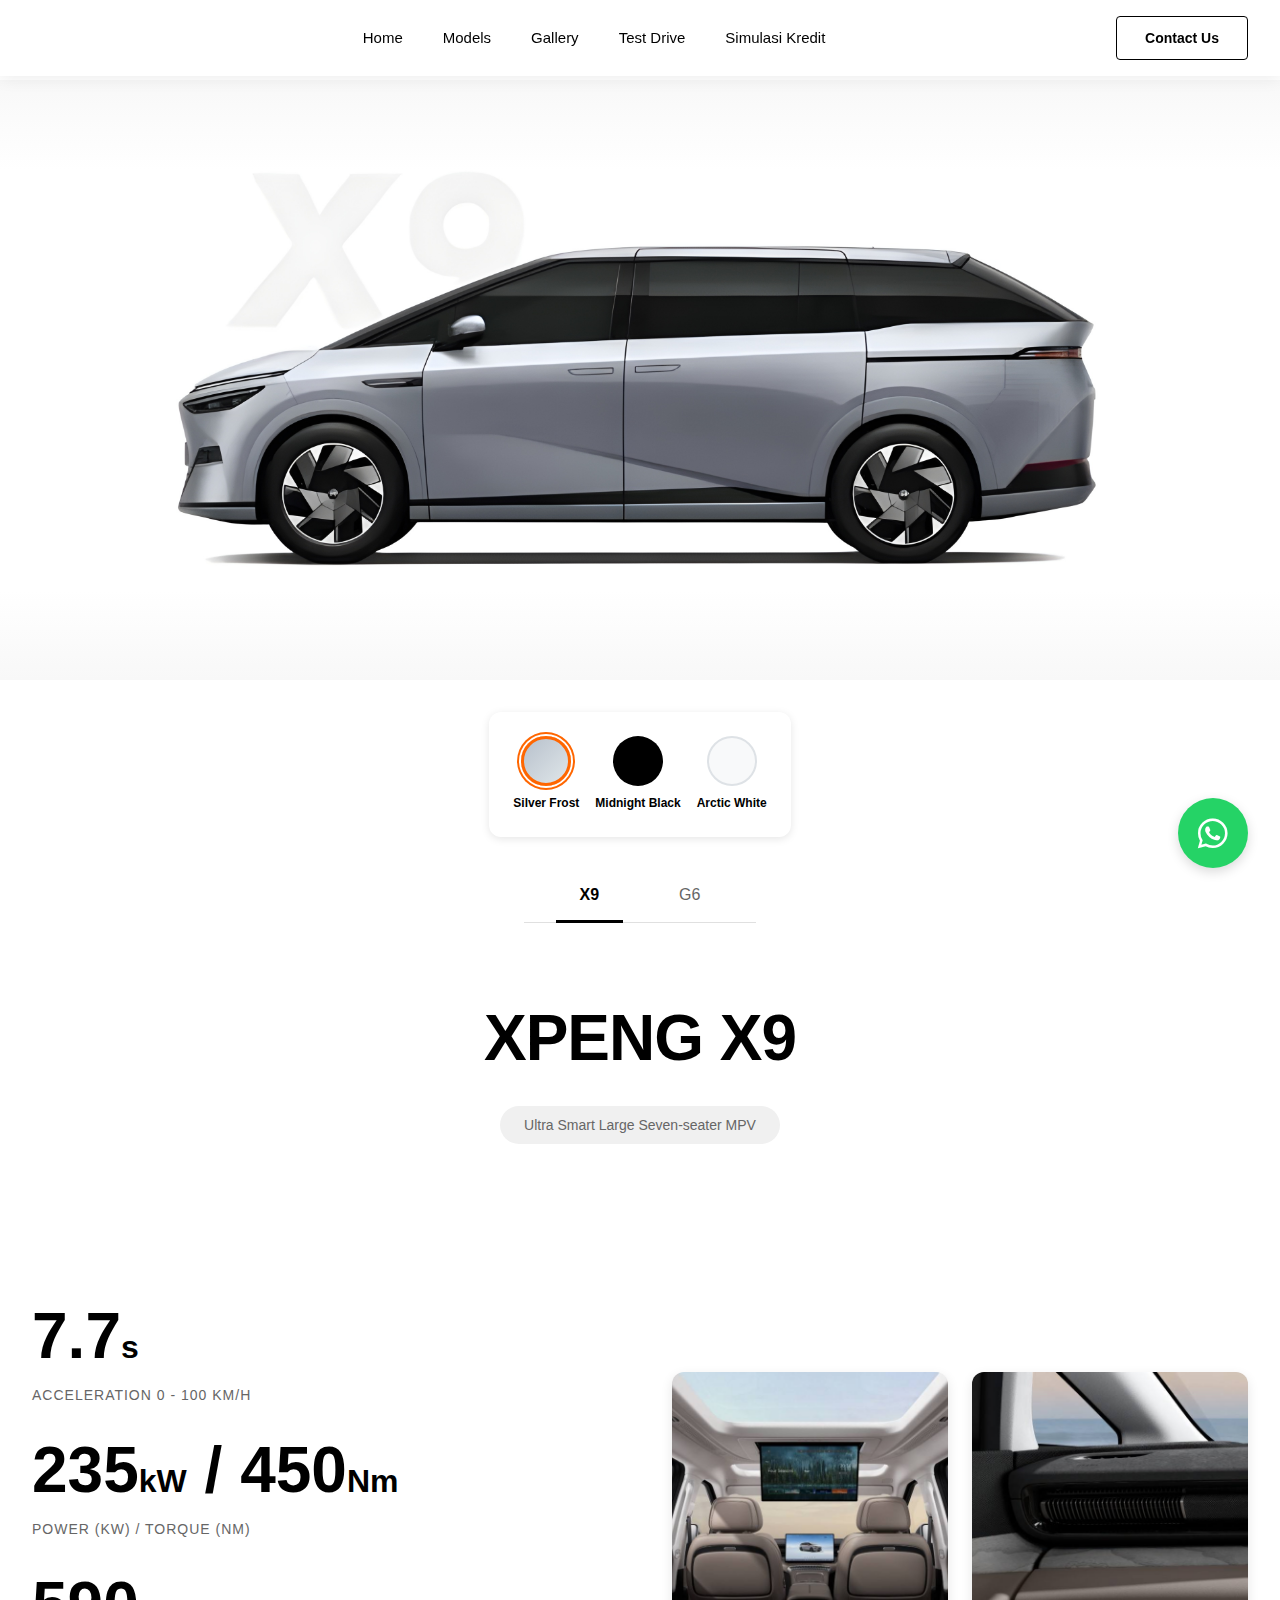
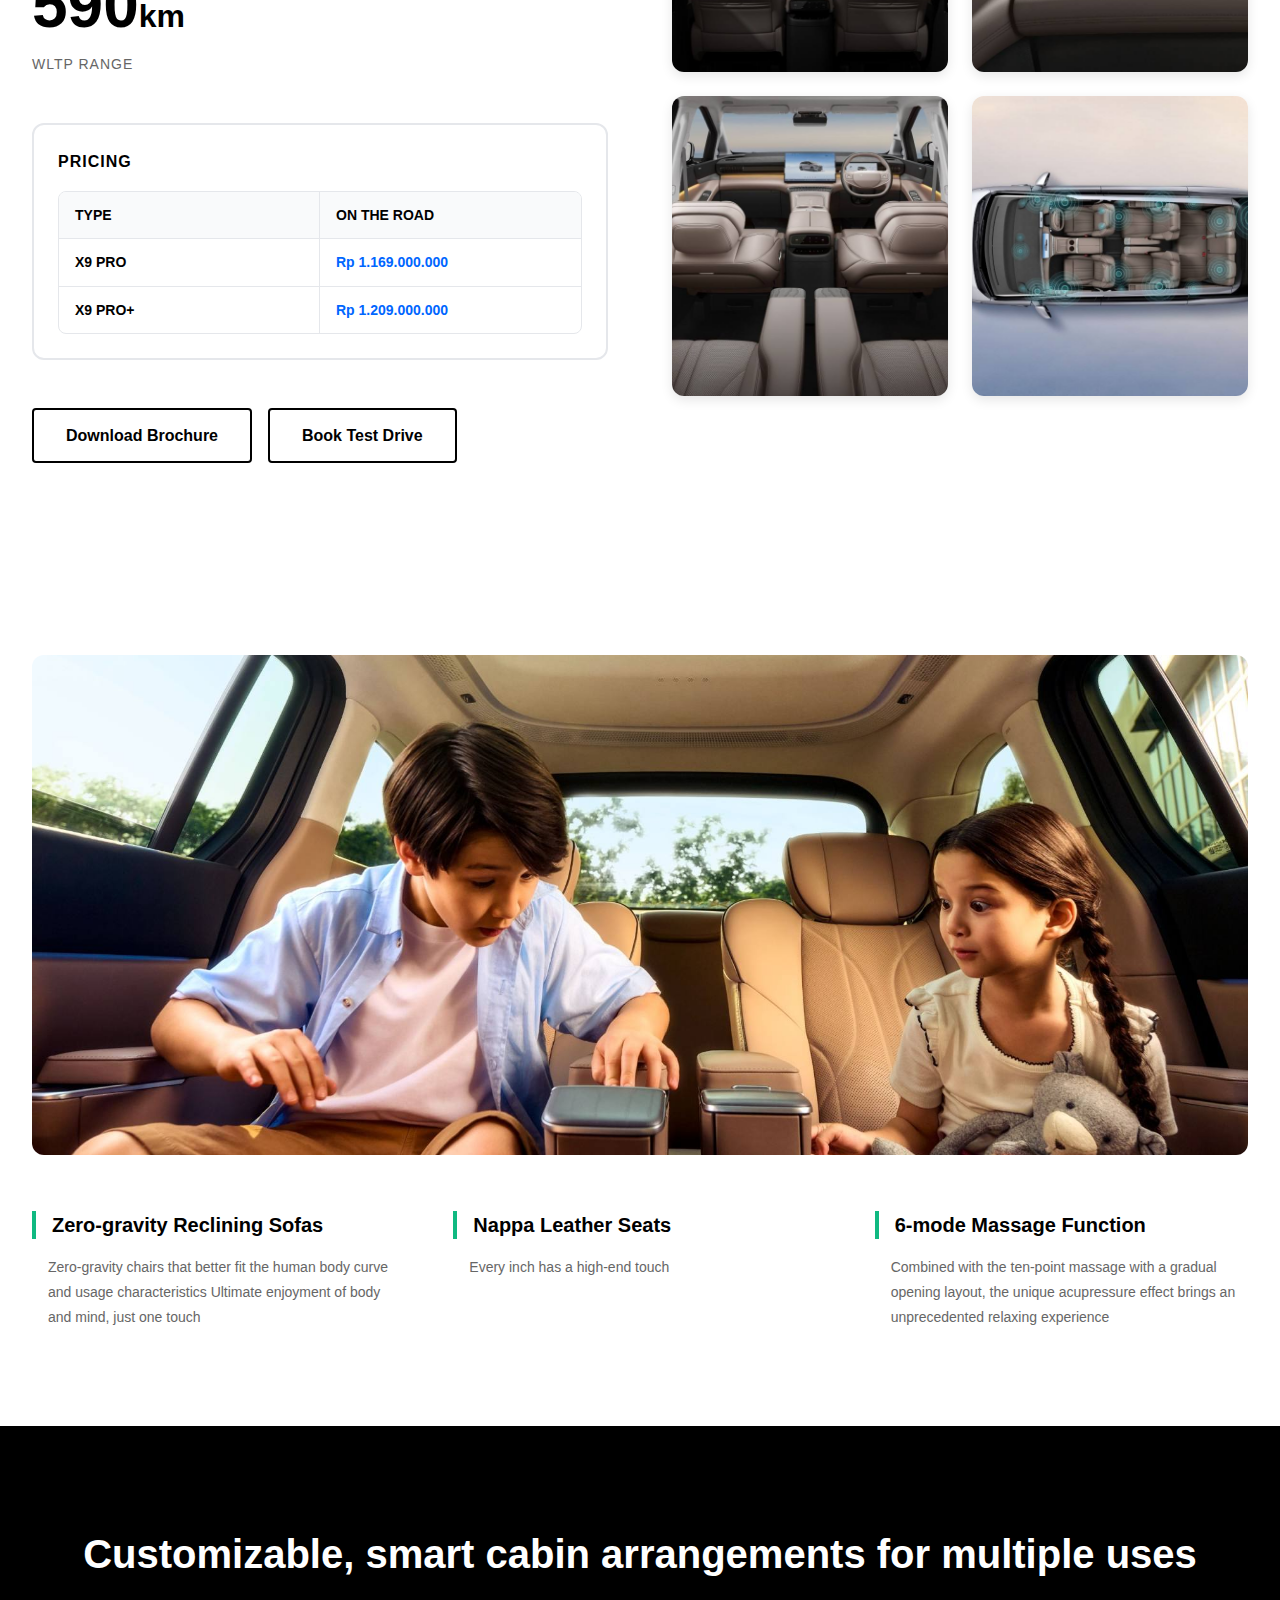
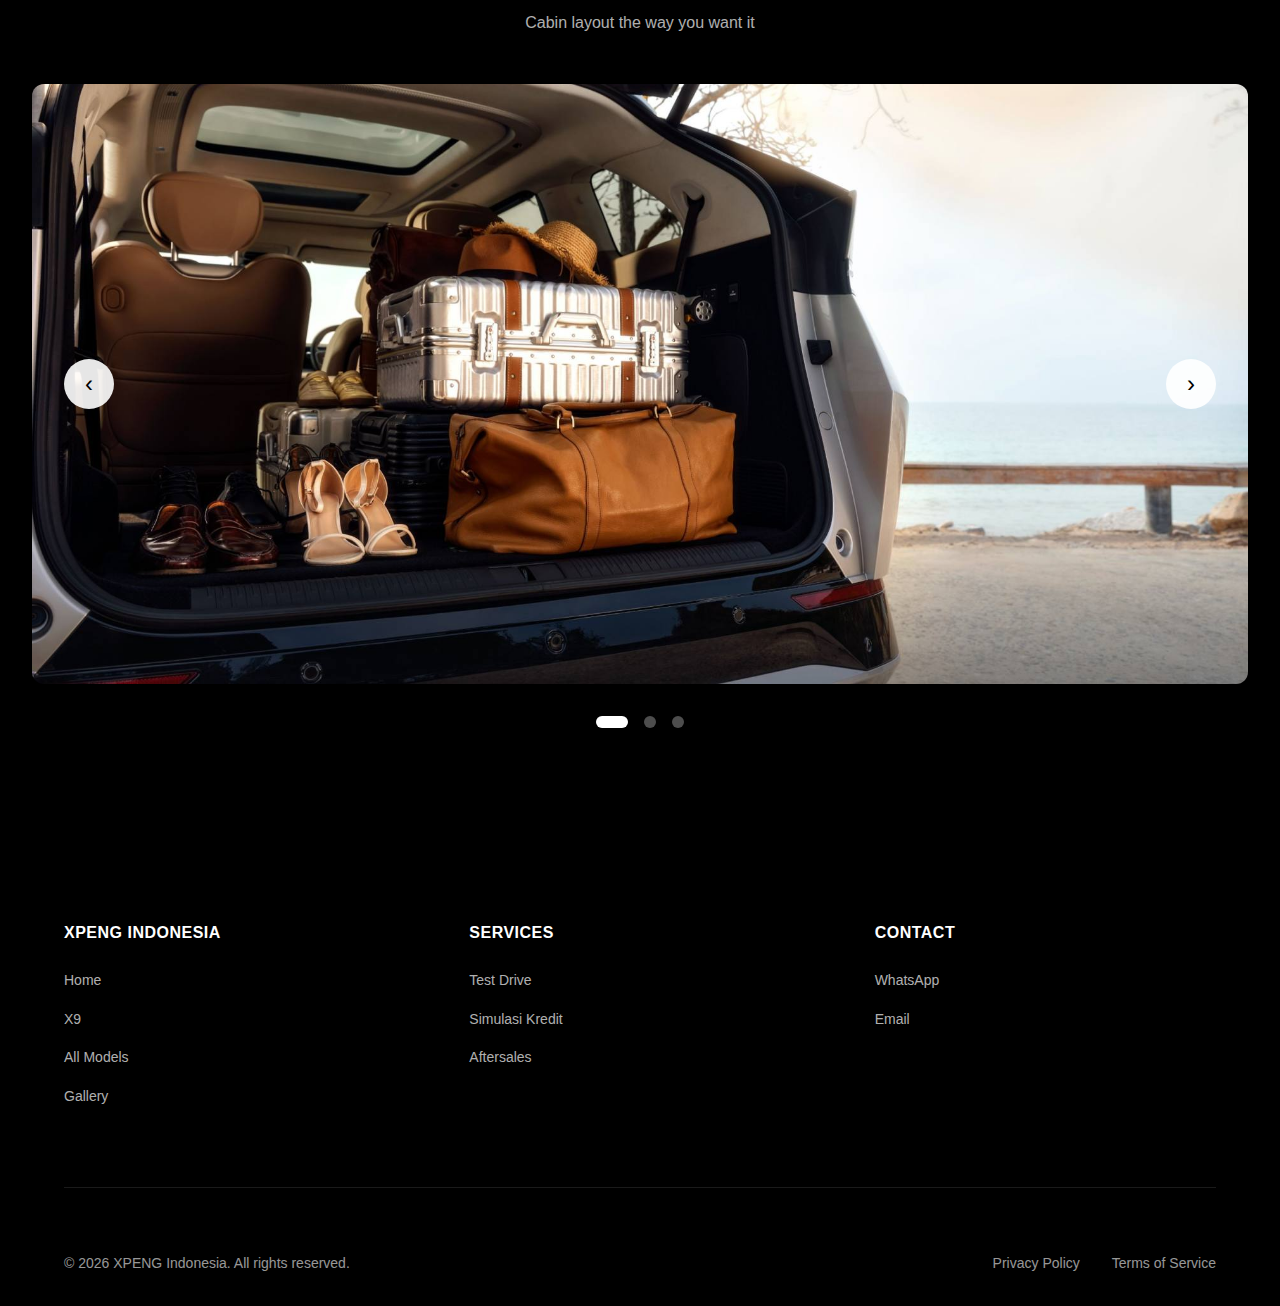
<file: models/index.html>
<!DOCTYPE html>
<html lang="en">
<head>
    <!-- Google Tag Manager -->
    <script>(function(w,d,s,l,i){w[l]=w[l]||[];w[l].push({'gtm.start':
    new Date().getTime(),event:'gtm.js'});var f=d.getElementsByTagName(s)[0],
    j=d.createElement(s),dl=l!='dataLayer'?'&l='+l:'';j.async=true;j.src=
    'https://www.googletagmanager.com/gtm.js?id='+i+dl;f.parentNode.insertBefore(j,f);
    })(window,document,'script','dataLayer','GTM-5FQ38276');</script>
    <!-- End Google Tag Manager -->
    <meta charset="UTF-8">
    <meta name="viewport" content="width=device-width, initial-scale=1.0">
    <title>Models - XPENG Indonesia</title>
    <link rel="stylesheet" href="../style.css">
    <link rel="stylesheet" href="https://cdnjs.cloudflare.com/ajax/libs/font-awesome/5.15.2/css/all.min.css">
    <style>
        /* Force navbar to be visible on models page */
        .navbar {
            background: rgba(255, 255, 255, 0.98) !important;
            box-shadow: 0 2px 16px rgba(0, 0, 0, 0.08);
        }

        .navbar-menu a {
            color: var(--primary-color);
        }

        .navbar-contact {
            color: var(--primary-color);
            border-color: var(--primary-color);
        }

        .navbar-toggle span {
            background: var(--primary-color);
        }

        .models-hero {
            min-height: 100vh;
            background: white;
            padding-top: 80px;
            display: flex;
            flex-direction: column;
            align-items: center;
            justify-content: center;
        }

        .model-image-container {
            width: 100%;
            max-width: 1600px;
            padding: 2rem;
            display: flex;
            justify-content: center;
            align-items: center;
            min-height: 600px;
            position: relative;
        }

        .model-image-container::before {
            content: '';
            position: absolute;
            inset: 0;
            background: linear-gradient(to bottom,
                #f8f8f8 0%,
                transparent 15%,
                transparent 85%,
                #f8f8f8 100%
            );
            pointer-events: none;
            z-index: 1;
        }

        .model-image {
            width: 100%;
            height: 500px;
            max-width: 1400px;
            object-fit: contain;
            object-position: center;
            transition: opacity 0.3s ease;
            position: relative;
            z-index: 0;
        }

        .model-tabs {
            display: flex;
            gap: 2rem;
            margin: 2rem 0;
            padding: 0 2rem;
            border-bottom: 1px solid #e0e0e0;
        }

        .model-tab {
            padding: 1rem 1.5rem;
            font-size: 16px;
            font-weight: 500;
            color: #666;
            background: none;
            border: none;
            border-bottom: 3px solid transparent;
            cursor: pointer;
            transition: all 0.3s ease;
            position: relative;
            bottom: -1px;
        }

        .model-tab:hover {
            color: var(--primary-color);
        }

        .model-tab.active {
            color: var(--primary-color);
            border-bottom-color: var(--primary-color);
            font-weight: 600;
        }

        .model-info {
            text-align: center;
            padding: 2rem;
            max-width: 800px;
            margin: 0 auto;
        }

        .model-name {
            font-size: clamp(2.5rem, 5vw, 4rem);
            font-weight: 900;
            color: var(--primary-color);
            margin-bottom: 1rem;
            letter-spacing: -1px;
        }

        .model-type {
            display: inline-block;
            padding: 0.5rem 1.5rem;
            background: #f0f0f0;
            border-radius: 20px;
            font-size: 14px;
            color: #666;
            font-weight: 500;
            margin-bottom: 2rem;
        }

        .model-cta {
            display: flex;
            gap: 1rem;
            justify-content: center;
            flex-wrap: wrap;
            margin-top: 2rem;
        }

        /* Color Picker Section */
        .color-picker-section {
            padding: 2rem 2rem 0 2rem;
            text-align: center;
            background: transparent;
            display: none;
        }

        .color-picker-section.active {
            display: block;
        }

        .color-picker-container {
            max-width: 800px;
            margin: 0 auto;
        }

        .color-picker-colors {
            display: flex;
            gap: 1rem;
            justify-content: center;
            align-items: center;
            flex-wrap: wrap;
            padding: 1.5rem;
            background: white;
            border-radius: 12px;
            box-shadow: 0 2px 8px rgba(0, 0, 0, 0.1);
        }

        .color-option {
            display: flex;
            flex-direction: column;
            align-items: center;
            gap: 0.5rem;
            cursor: pointer;
            transition: transform 0.3s ease;
        }

        .color-option:hover {
            transform: translateY(-4px);
        }

        .color-circle {
            width: 50px;
            height: 50px;
            border-radius: 50%;
            border: 3px solid transparent;
            transition: all 0.3s ease;
            position: relative;
        }

        .color-option.active .color-circle {
            border-color: #ff6600;
            box-shadow: 0 0 0 2px white, 0 0 0 4px #ff6600;
        }

        .color-circle.arctic-white {
            background: #f8f9fa;
            border: 2px solid #dee2e6;
        }

        .color-circle.graphite-gray {
            background: #495057;
        }

        .color-circle.midnight-black {
            background: #000000;
        }

        .color-circle.silver-frost {
            background: linear-gradient(135deg, #b8c1cc 0%, #dfe6e9 100%);
        }

        .color-circle.stellar-purple {
            background: linear-gradient(135deg, #6c5ce7 0%, #a29bfe 100%);
        }

        .color-circle.black-edition {
            background: linear-gradient(135deg, #000000 0%, #2d3436 100%);
        }

        .color-name {
            font-size: 12px;
            font-weight: 600;
            color: var(--primary-color);
        }

        /* Specs Section */
        .model-specs-section {
            padding: 6rem 2rem;
            background: var(--secondary-color);
        }

        .model-specs-container {
            max-width: 1400px;
            margin: 0 auto;
            display: grid;
            grid-template-columns: 1fr 1fr;
            gap: 4rem;
            align-items: center;
        }

        .model-specs-content {
            display: flex;
            flex-direction: column;
            gap: 2rem;
        }

        .spec-item {
            display: flex;
            flex-direction: column;
            gap: 0.5rem;
        }

        .spec-value {
            font-size: clamp(2.5rem, 5vw, 4rem);
            font-weight: 900;
            color: var(--primary-color);
            line-height: 1;
        }

        .spec-value span {
            font-size: clamp(1.5rem, 3vw, 2rem);
            font-weight: 600;
        }

        .spec-label {
            font-size: 14px;
            color: var(--text-light);
            text-transform: uppercase;
            letter-spacing: 1px;
        }

        .model-features-grid {
            display: grid;
            grid-template-columns: repeat(2, 1fr);
            gap: 1.5rem;
        }

        .feature-image {
            width: 100%;
            height: 300px;
            object-fit: cover;
            border-radius: 12px;
            box-shadow: 0 4px 12px rgba(0, 0, 0, 0.1);
            transition: transform 0.3s ease, box-shadow 0.3s ease;
        }

        .feature-image:hover {
            transform: translateY(-8px);
            box-shadow: 0 12px 24px rgba(0, 0, 0, 0.15);
        }

        .model-pricing-box {
            background: var(--secondary-color);
            padding: 1.5rem;
            border-radius: 12px;
            border: 2px solid #e5e7eb;
            margin-top: 1rem;
        }

        .model-pricing-box h3 {
            font-size: 16px;
            font-weight: 700;
            margin-bottom: 1rem;
            text-transform: uppercase;
            letter-spacing: 1px;
            color: var(--primary-color);
        }

        .model-price-table {
            display: flex;
            flex-direction: column;
            gap: 0;
            border: 1px solid #e5e7eb;
            border-radius: 8px;
            overflow: hidden;
        }

        .model-price-row {
            display: grid;
            grid-template-columns: 1fr 1fr;
            border-bottom: 1px solid #e5e7eb;
        }

        .model-price-row:last-child {
            border-bottom: none;
        }

        .model-price-row.header {
            background: #f9fafb;
            font-weight: 700;
            font-size: 13px;
        }

        .model-price-cell {
            padding: 0.75rem 1rem;
            border-right: 1px solid #e5e7eb;
            font-size: 14px;
        }

        .model-price-cell:last-child {
            border-right: none;
        }

        .model-price-cell.type {
            font-weight: 600;
        }

        .model-price-cell.price {
            font-weight: 700;
            color: var(--accent-color);
        }

        .specs-cta {
            margin-top: 1rem;
            display: flex;
            gap: 1rem;
            flex-wrap: wrap;
        }

        .specs-cta .btn {
            padding: 0.8rem 2rem;
            border-radius: 4px;
            border: 2px solid var(--primary-color);
            background: transparent;
            color: var(--primary-color);
            font-weight: 600;
            text-decoration: none;
            display: inline-block;
            transition: all 0.3s ease;
        }

        .specs-cta .btn:hover {
            background: var(--primary-color);
            color: var(--secondary-color);
        }

        /* G6 About Carousel Section */
        .g6-about-section {
            padding: 4rem 2rem;
            background: #f8f8f8;
            display: none;
        }

        .g6-about-section.active {
            display: block;
        }

        .g6-about-container {
            max-width: 1200px;
            margin: 0 auto;
        }

        .g6-about-carousel {
            position: relative;
            border-radius: 12px;
            overflow: hidden;
            background: white;
            box-shadow: 0 4px 20px rgba(0, 0, 0, 0.1);
        }

        .g6-about-track {
            display: flex;
            transition: transform 0.5s ease-in-out;
        }

        .g6-about-slide {
            min-width: 100%;
            flex-shrink: 0;
        }

        .g6-about-slide img {
            width: 100%;
            height: 500px;
            object-fit: cover;
            display: block;
        }

        .g6-about-arrow {
            position: absolute;
            top: 50%;
            transform: translateY(-50%);
            width: 45px;
            height: 45px;
            background: rgba(255, 255, 255, 0.9);
            border: none;
            border-radius: 50%;
            cursor: pointer;
            display: flex;
            align-items: center;
            justify-content: center;
            font-size: 20px;
            color: var(--primary-color);
            transition: all 0.3s ease;
            z-index: 10;
        }

        .g6-about-arrow:hover {
            background: white;
            transform: translateY(-50%) scale(1.1);
            box-shadow: 0 4px 12px rgba(0, 0, 0, 0.2);
        }

        .g6-about-arrow.prev {
            left: 1.5rem;
        }

        .g6-about-arrow.next {
            right: 1.5rem;
        }

        .g6-about-tabs {
            display: flex;
            justify-content: center;
            gap: 2rem;
            padding: 1.5rem 2rem;
            border-bottom: 1px solid #e0e0e0;
            background: white;
        }

        .g6-about-tab {
            padding: 0.5rem 0;
            font-size: 15px;
            font-weight: 500;
            color: #999;
            background: none;
            border: none;
            border-bottom: 3px solid transparent;
            cursor: pointer;
            transition: all 0.3s ease;
            white-space: nowrap;
        }

        .g6-about-tab:hover {
            color: var(--primary-color);
        }

        .g6-about-tab.active {
            color: var(--primary-color);
            border-bottom-color: #10b981;
            font-weight: 600;
        }

        .g6-about-description {
            text-align: center;
            padding: 1.5rem 2rem;
            background: white;
            font-size: 14px;
            color: #666;
            line-height: 1.6;
        }

        /* Advantages Section */
        .model-advantages-section {
            padding: 6rem 2rem;
            background: var(--secondary-color);
        }

        .model-advantages-container {
            max-width: 1400px;
            margin: 0 auto;
        }

        .advantages-image {
            width: 100%;
            height: 500px;
            object-fit: cover;
            border-radius: 12px;
            margin-bottom: 3rem;
        }

        .advantages-grid {
            display: grid;
            grid-template-columns: repeat(3, 1fr);
            gap: 3rem;
        }

        .advantage-item {
            display: flex;
            flex-direction: column;
            gap: 1rem;
        }

        .advantage-title {
            font-size: 20px;
            font-weight: 700;
            color: var(--primary-color);
            padding-left: 1rem;
            border-left: 4px solid #10b981;
            line-height: 1.4;
        }

        .advantage-description {
            font-size: 14px;
            line-height: 1.8;
            color: var(--text-light);
            padding-left: 1rem;
        }

        /* Cabin Carousel Section */
        .model-cabin-section {
            padding: 6rem 2rem;
            background: var(--primary-color);
        }

        .model-cabin-container {
            max-width: 1400px;
            margin: 0 auto;
            position: relative;
        }

        .model-cabin-container h2 {
            color: var(--secondary-color);
            text-align: center;
            margin-bottom: 1.5rem;
            font-size: clamp(1.8rem, 4vw, 2.5rem);
        }

        .model-cabin-subtitle {
            color: rgba(255, 255, 255, 0.7);
            text-align: center;
            margin-bottom: 3rem;
            font-size: 16px;
        }

        .model-cabin-carousel {
            position: relative;
            overflow: hidden;
            border-radius: 12px;
        }

        .model-cabin-track {
            display: flex;
            transition: transform 0.5s ease-in-out;
        }

        .model-cabin-slide {
            min-width: 100%;
            height: 600px;
            flex-shrink: 0;
        }

        .model-cabin-slide img {
            width: 100%;
            height: 100%;
            object-fit: cover;
            display: block;
        }

        .model-carousel-arrow {
            position: absolute;
            top: 50%;
            transform: translateY(-50%);
            width: 50px;
            height: 50px;
            background: rgba(255, 255, 255, 0.9);
            border: none;
            border-radius: 50%;
            cursor: pointer;
            display: flex;
            align-items: center;
            justify-content: center;
            font-size: 24px;
            color: var(--primary-color);
            transition: all 0.3s ease;
            z-index: 10;
        }

        .model-carousel-arrow:hover {
            background: var(--secondary-color);
            transform: translateY(-50%) scale(1.1);
            box-shadow: 0 4px 12px rgba(0, 0, 0, 0.3);
        }

        .model-carousel-arrow.prev {
            left: 2rem;
        }

        .model-carousel-arrow.next {
            right: 2rem;
        }

        .model-carousel-dots {
            display: flex;
            justify-content: center;
            gap: 1rem;
            margin-top: 2rem;
        }

        .model-carousel-dot {
            width: 12px;
            height: 12px;
            border-radius: 50%;
            background: rgba(255, 255, 255, 0.3);
            border: none;
            cursor: pointer;
            transition: all 0.3s ease;
        }

        .model-carousel-dot.active {
            background: var(--secondary-color);
            width: 32px;
            border-radius: 6px;
        }

        .fade-enter {
            opacity: 0;
        }

        .fade-enter-active {
            opacity: 1;
        }

        @media (max-width: 768px) {
            .models-hero {
                padding-top: 70px;
            }

            .model-image-container {
                min-height: 400px;
                padding: 1rem;
            }

            .model-tabs {
                gap: 1rem;
                padding: 0 1rem;
                justify-content: center;
            }

            .model-tab {
                padding: 0.8rem 1rem;
                font-size: 14px;
            }

            .model-name {
                font-size: 2rem;
            }

            .model-cta {
                flex-direction: column;
                padding: 0 1rem;
            }

            .model-cta .btn {
                width: 100%;
            }

            .model-specs-container {
                grid-template-columns: 1fr;
                gap: 3rem;
            }

            .model-specs-content {
                order: 2;
            }

            .model-features-grid {
                order: 1;
            }

            .feature-image {
                height: 250px;
            }

            .model-cabin-slide {
                height: 400px;
            }

            .model-carousel-arrow {
                width: 40px;
                height: 40px;
                font-size: 20px;
            }

            .model-carousel-arrow.prev {
                left: 1rem;
            }

            .model-carousel-arrow.next {
                right: 1rem;
            }

            .advantages-image {
                height: 300px;
            }

            .advantages-grid {
                grid-template-columns: 1fr;
                gap: 2rem;
            }

            .g6-about-slide img {
                height: 300px;
            }

            .g6-about-tabs {
                flex-direction: column;
                gap: 0;
                padding: 0;
            }

            .g6-about-tab {
                padding: 1rem;
                border-bottom: 1px solid #e0e0e0;
                border-left: 3px solid transparent;
            }

            .g6-about-tab.active {
                border-bottom-color: #e0e0e0;
                border-left-color: #10b981;
                background: #f9fafb;
            }

            .g6-about-tab:last-child {
                border-bottom: none;
            }

            .g6-about-arrow {
                width: 35px;
                height: 35px;
                font-size: 16px;
            }

            .g6-about-arrow.prev {
                left: 0.5rem;
            }

            .g6-about-arrow.next {
                right: 0.5rem;
            }
        }
    </style>
</head>
<body>
    <!-- Google Tag Manager (noscript) -->
    <noscript><iframe src="https://www.googletagmanager.com/ns.html?id=GTM-5FQ38276"
    height="0" width="0" style="display:none;visibility:hidden"></iframe></noscript>
    <!-- End Google Tag Manager (noscript) -->
    <!-- Navigation -->
    <nav class="navbar" id="navbar">
        <a href="../" class="navbar-logo">
            <img src="../asset/logo.png" alt="XPENG Logo" class="logo-image">
        </a>
        <ul class="navbar-menu" id="navbarMenu">
            <li><a href="../#hero">Home</a></li>
            <li><a href="../models/">Models</a></li>
            <li><a href="../gallery/">Gallery</a></li>
            <li><a href="https://wa.link/alu0sr" target="_blank">Test Drive</a></li>
            <li><a href="https://wa.link/alu0sr" target="_blank">Simulasi Kredit</a></li>
        </ul>
        <a href="https://wa.link/alu0sr" target="_blank" class="navbar-contact">Contact Us</a>
        <button class="navbar-toggle" id="navbarToggle">
            <span></span>
            <span></span>
            <span></span>
        </button>
    </nav>

    <!-- WhatsApp Floating Button -->
    <a href="https://wa.link/alu0sr" target="_blank" class="whatsapp-button">
        <i class="fab fa-whatsapp"></i>
    </a>

    <!-- Models Hero -->
    <section class="models-hero">
        <div class="model-image-container">
            <img src="../asset/x9/x9.jpeg" alt="XPENG X9" class="model-image" id="modelImage">
        </div>

        <!-- Color Picker -->
        <div class="color-picker-section" id="colorPickerSection">
            <div class="color-picker-container">
                <div class="color-picker-colors" id="colorPickerColors">
                    <!-- Colors will be populated dynamically -->
                </div>
            </div>
        </div>

        <div class="model-tabs">
            <button class="model-tab active" data-model="x9">X9</button>
            <button class="model-tab" data-model="G6">G6</button>
        </div>

        <div class="model-info">
            <h1 class="model-name" id="modelName">XPENG X9</h1>
            <span class="model-type" id="modelType">Ultra Smart Large Seven-seater MPV</span>
        </div>
    </section>

    <!-- Model Specs Section -->
    <section class="model-specs-section" id="specsSection">
        <div class="model-specs-container">
            <!-- Specs Content (Kiri) -->
            <div class="model-specs-content">
                <div class="spec-item" id="specAccel">
                    <div class="spec-value">7.7<span>s</span></div>
                    <div class="spec-label">Acceleration 0 - 100 km/h</div>
                </div>

                <div class="spec-item" id="specPower">
                    <div class="spec-value">235<span>kW</span> / 450<span>Nm</span></div>
                    <div class="spec-label">Power (kW) / Torque (Nm)</div>
                </div>

                <div class="spec-item" id="specRange">
                    <div class="spec-value">590<span>km</span></div>
                    <div class="spec-label">WLTP Range</div>
                </div>

                <!-- Pricing Table -->
                <div class="model-pricing-box" id="pricingBox">
                    <h3>Pricing</h3>
                    <div class="model-price-table" id="priceTable">
                        <div class="model-price-row header">
                            <div class="model-price-cell">TYPE</div>
                            <div class="model-price-cell">ON THE ROAD</div>
                        </div>
                        <div class="model-price-row">
                            <div class="model-price-cell type" id="priceType1">X9 PRO</div>
                            <div class="model-price-cell price" id="priceValue1">Rp 1.169.000.000</div>
                        </div>
                        <div class="model-price-row" id="priceRow2">
                            <div class="model-price-cell type" id="priceType2">X9 PRO+</div>
                            <div class="model-price-cell price" id="priceValue2">Rp 1.209.000.000</div>
                        </div>
                    </div>
                </div>

                <div class="specs-cta">
                    <a href="../asset/x9/XPENG-Brosur-X9-rev.pdf" class="btn" id="downloadBrochureBtn" download>Download Brochure</a>
                    <a href="https://wa.link/alu0sr" target="_blank" class="btn btn-primary">Book Test Drive</a>
                </div>
            </div>

            <!-- Features Grid (Kanan) -->
            <div class="model-features-grid">
                <img src="../asset/x9/grid1.jpg" alt="X9 Feature 1" class="feature-image">
                <img src="../asset/x9/grid2.jpg" alt="X9 Feature 2" class="feature-image">
                <img src="../asset/x9/grid3.jpg" alt="X9 Feature 3" class="feature-image">
                <img src="../asset/x9/grid4.jpg" alt="X9 Feature 4" class="feature-image">
            </div>
        </div>
    </section>

    <!-- G6 About Section (Only shows for G6) -->
    <section class="g6-about-section" id="g6AboutSection">
        <div class="g6-about-container">
            <div class="g6-about-carousel">
                <div class="g6-about-track" id="g6AboutTrack">
                    <div class="g6-about-slide">
                        <img src="../asset/g6/about1.jpg" alt="First-Class Comfort in the Front">
                    </div>
                    <div class="g6-about-slide">
                        <img src="../asset/g6/about2.jpg" alt="Lounge-Like Rear Cabin">
                    </div>
                    <div class="g6-about-slide">
                        <img src="../asset/g6/about3.jpg" alt="Versatile Storage Solutions">
                    </div>
                </div>

                <button class="g6-about-arrow prev" id="g6AboutPrev">‹</button>
                <button class="g6-about-arrow next" id="g6AboutNext">›</button>
            </div>

            <div class="g6-about-tabs" id="g6AboutTabs">
                <button class="g6-about-tab active" data-index="0">First-Class Comfort in the Front</button>
                <button class="g6-about-tab" data-index="1">Lounge-Like Rear Cabin</button>
                <button class="g6-about-tab" data-index="2">Versatile Storage Solutions</button>
            </div>

            <div class="g6-about-description" id="g6AboutDescription">
                Electrically adjustable Nappa leather seats with ventilation, heating, and massage ²
            </div>
        </div>
    </section>

    <!-- Advantages Section -->
    <section class="model-advantages-section" id="advantagesSection">
        <div class="model-advantages-container">
            <img src="../asset/x9/keungulan.jpg" alt="Interior Advantages" class="advantages-image" id="advantagesImage">

            <div class="advantages-grid" id="advantagesGrid">
                <div class="advantage-item">
                    <h3 class="advantage-title">Zero-gravity Reclining Sofas</h3>
                    <p class="advantage-description">Zero-gravity chairs that better fit the human body curve and usage characteristics Ultimate enjoyment of body and mind, just one touch</p>
                </div>
                <div class="advantage-item">
                    <h3 class="advantage-title">Nappa Leather Seats</h3>
                    <p class="advantage-description">Every inch has a high-end touch</p>
                </div>
                <div class="advantage-item">
                    <h3 class="advantage-title">6-mode Massage Function</h3>
                    <p class="advantage-description">Combined with the ten-point massage with a gradual opening layout, the unique acupressure effect brings an unprecedented relaxing experience</p>
                </div>
            </div>
        </div>
    </section>

    <!-- Cabin Carousel Section -->
    <section class="model-cabin-section" id="cabinSection">
        <div class="model-cabin-container">
            <h2>Customizable, smart cabin arrangements for multiple uses</h2>
            <p class="model-cabin-subtitle">Cabin layout the way you want it</p>

            <div class="model-cabin-carousel">
                <div class="model-cabin-track" id="cabinTrack">
                    <div class="model-cabin-slide">
                        <img src="../asset/x9/cabin1.jpg" alt="Cabin Configuration 1" id="cabin1">
                    </div>
                    <div class="model-cabin-slide">
                        <img src="../asset/x9/cabin2.jpg" alt="Cabin Configuration 2" id="cabin2">
                    </div>
                    <div class="model-cabin-slide">
                        <img src="../asset/x9/cabin3.jpg" alt="Cabin Configuration 3" id="cabin3">
                    </div>
                </div>

                <button class="model-carousel-arrow prev" id="cabinPrev">‹</button>
                <button class="model-carousel-arrow next" id="cabinNext">›</button>
            </div>

            <div class="model-carousel-dots" id="cabinDots">
                <button class="model-carousel-dot active" data-index="0"></button>
                <button class="model-carousel-dot" data-index="1"></button>
                <button class="model-carousel-dot" data-index="2"></button>
            </div>
        </div>
    </section>

    <!-- Footer -->
    <footer class="footer">
        <div class="footer-container">
            <div class="footer-main">
                <div class="footer-column">
                    <h4>XPENG Indonesia</h4>
                    <ul>
                        <li><a href="../">Home</a></li>
                        <li><a href="../models/">X9</a></li>
                        <li><a href="../models/">All Models</a></li>
                        <li><a href="../gallery/">Gallery</a></li>
                    </ul>
                </div>
                <div class="footer-column">
                    <h4>Services</h4>
                    <ul>
                        <li><a href="https://wa.link/alu0sr" target="_blank">Test Drive</a></li>
                        <li><a href="https://wa.link/alu0sr" target="_blank">Simulasi Kredit</a></li>
                        <li><a href="https://wa.link/alu0sr" target="_blank">Aftersales</a></li>
                    </ul>
                </div>
                <div class="footer-column">
                    <h4>Contact</h4>
                    <ul>
                        <li><a href="https://wa.link/alu0sr" target="_blank">WhatsApp</a></li>
                        <li><a href="mailto:info@xpeng.id">Email</a></li>
                    </ul>
                </div>
            </div>
            <div class="footer-bottom">
                <p>&copy; 2026 XPENG Indonesia. All rights reserved.</p>
                <div class="footer-links">
                    <a href="#">Privacy Policy</a>
                    <a href="#">Terms of Service</a>
                </div>
            </div>
        </div>
    </footer>

    <script>
        // G6 About Slides Data
        const g6AboutSlides = [
            {
                image: '../asset/g6/about1.jpg',
                title: 'First-Class Comfort in the Front',
                description: 'Electrically adjustable Nappa leather seats with ventilation, heating, and massage ²'
            },
            {
                image: '../asset/g6/about2.jpg',
                title: 'Lounge-Like Rear Cabin',
                description: '12-position adjustment for ultimate relaxation'
            },
            {
                image: '../asset/g6/about3.jpg',
                title: 'Versatile Storage Solutions',
                description: '571L ¹ (1374L ¹ with rear seats folded) rear trunk + center console with underfloor stowage for everyday utility'
            }
        ];

        // Model data
        const models = {
            x9: {
                name: 'XPENG X9',
                type: 'Ultra Smart Large Seven-seater MPV',
                image: '../asset/x9/x9.jpeg',
                detailUrl: 'x9.html',
                brochureUrl: '../asset/x9/XPENG-Brosur-X9-rev.pdf',
                colors: {
                    'silver-frost': '../asset/x9/x9.jpeg',
                    'midnight-black': '../asset/x9/x9.jpeg',
                    'arctic-white': '../asset/x9/x9.jpeg'
                },
                colorNames: ['Silver Frost', 'Midnight Black', 'Arctic White'],
                gridImages: [
                    '../asset/x9/grid1.jpg',
                    '../asset/x9/grid2.jpg',
                    '../asset/x9/grid3.jpg',
                    '../asset/x9/grid4.jpg'
                ],
                cabinImages: [
                    '../asset/x9/cabin1.jpg',
                    '../asset/x9/cabin2.jpg',
                    '../asset/x9/cabin3.jpg'
                ],
                specs: {
                    accel: '7.7<span>s</span>',
                    power: '235<span>kW</span> / 450<span>Nm</span>',
                    range: '590<span>km</span>'
                },
                pricing: [
                    { type: 'X9 PRO', price: 'Rp 1.169.000.000' },
                    { type: 'X9 PRO+', price: 'Rp 1.209.000.000' }
                ]
            },
            G6: {
                name: 'XPENG G6',
                type: 'Premium Intelligent SUV',
                image: '../asset/g6/white.png',
                detailUrl: '../#models',
                brochureUrl: '../asset/g6/NEW G6 spect sheet.pdf',
                colors: {
                    'arctic-white': '../asset/g6/white.png',
                    'graphite-gray': '../asset/g6/gray.png',
                    'midnight-black': '../asset/g6/black.png',
                    'silver-frost': '../asset/g6/silver.png',
                    'stellar-purple': '../asset/g6/purple.png'
                },
                colorNames: ['Arctic White', 'Graphite Gray', 'Midnight Black', 'Silver Frost', 'Stellar Purple'],
                gridImages: [
                    '../asset/g6/grid1.jpg',
                    '../asset/g6/grid2.jpg',
                    '../asset/g6/grid3.jpg',
                    '../asset/g6/grid4.jpg'
                ],
                cabinImages: [
                    '../asset/g6/cabin1.jpg',
                    '../asset/g6/cabin2.jpg',
                    '../asset/g6/cabin3.jpg',
                    '../asset/g6/cabin4.jpg',
                    '../asset/g6/cabin5.jpg'
                ],
                cabinTitles: [
                    'Starship-Inspired Exterior',
                    'Immersive Lounge Cabin',
                    'XPILOT ASSIST Intelligent Driving System',
                    'Full-Scene XOS COCKPIT',
                    'Full-Domain 800V High-Voltage SiC Platform'
                ],
                cabinDescriptions: [
                    'Fastback Silhouette, long front overhang, Full-width Integrated Light Bar',
                    'Power-reclining Nappa Leather seats, Unmatched legroom and headroom',
                    'Advanced assisted Driving system with full-scenario adaptability',
                    'Seamless voice control, OTA-upgradeable interface',
                    '5C Supercharging Battery, 10-80% SOC in 12 Minutes, advanced thermal control'
                ],
                specs: {
                    accel: '6.7<span>s</span>',
                    power: '218<span>kW</span> / 440<span>Nm</span>',
                    range: '618 <span>NEDC</span> / 525 <span>WLTP</span>'
                },
                pricing: [
                    { type: 'G6 PRO', price: 'Rp 679.000.000' }
                ]
            }
        };

        let currentModel = 'x9';
        let currentSlide = 0;
        let totalSlides = 3;
        let currentColor = 'arctic-white';
        let g6AboutSlide = 0;

        // Navbar scroll effect
        function handleNavbarScroll() {
            const navbar = document.getElementById('navbar');
            if (window.scrollY > 50) {
                navbar.classList.add('scrolled');
            } else {
                navbar.classList.remove('scrolled');
            }
        }

        // Mobile menu toggle
        function handleMobileMenu() {
            const navbarToggle = document.getElementById('navbarToggle');
            const navbarMenu = document.getElementById('navbarMenu');

            navbarToggle.addEventListener('click', () => {
                navbarMenu.classList.toggle('active');
                navbarToggle.classList.toggle('active');
            });
        }

        // Cabin Carousel Functions
        function updateCarousel() {
            const track = document.getElementById('cabinTrack');
            const dots = document.querySelectorAll('.model-carousel-dot');

            track.style.transform = `translateX(-${currentSlide * 100}%)`;

            dots.forEach((dot, index) => {
                if (index === currentSlide) {
                    dot.classList.add('active');
                } else {
                    dot.classList.remove('active');
                }
            });
        }

        function nextSlide() {
            currentSlide = (currentSlide + 1) % totalSlides;
            updateCarousel();
            updateCabinText();
        }

        function prevSlide() {
            currentSlide = (currentSlide - 1 + totalSlides) % totalSlides;
            updateCarousel();
            updateCabinText();
        }

        function goToSlide(index) {
            currentSlide = index;
            updateCarousel();
            updateCabinText();
        }

        // G6 About Carousel Functions
        function updateG6AboutCarousel() {
            const track = document.getElementById('g6AboutTrack');
            const tabs = document.querySelectorAll('.g6-about-tab');
            const description = document.getElementById('g6AboutDescription');

            track.style.transform = `translateX(-${g6AboutSlide * 100}%)`;

            tabs.forEach((tab, index) => {
                if (index === g6AboutSlide) {
                    tab.classList.add('active');
                } else {
                    tab.classList.remove('active');
                }
            });

            if (g6AboutSlides[g6AboutSlide]) {
                description.textContent = g6AboutSlides[g6AboutSlide].description;
            }
        }

        function nextG6AboutSlide() {
            g6AboutSlide = (g6AboutSlide + 1) % 3;
            updateG6AboutCarousel();
        }

        function prevG6AboutSlide() {
            g6AboutSlide = (g6AboutSlide - 1 + 3) % 3;
            updateG6AboutCarousel();
        }

        function goToG6AboutSlide(index) {
            g6AboutSlide = index;
            updateG6AboutCarousel();
        }

        // Update specs based on model
        function updateSpecs(modelKey) {
            const model = models[modelKey];
            if (!model.specs) return;

            document.querySelector('#specAccel .spec-value').innerHTML = model.specs.accel;
            document.querySelector('#specPower .spec-value').innerHTML = model.specs.power;
            document.querySelector('#specRange .spec-value').innerHTML = model.specs.range;
        }

        // Update grid images based on model
        function updateGridImages(modelKey) {
            const model = models[modelKey];
            if (!model.gridImages) return;

            const gridImages = document.querySelectorAll('.model-features-grid .feature-image');
            model.gridImages.forEach((src, index) => {
                if (gridImages[index]) {
                    gridImages[index].src = src;
                }
            });
        }

        // Update cabin images based on model
        function updateCabinImages(modelKey) {
            const model = models[modelKey];
            const track = document.getElementById('cabinTrack');
            const dotsContainer = document.getElementById('cabinDots');

            // Clear existing slides and dots
            track.innerHTML = '';
            dotsContainer.innerHTML = '';

            // Create slides for each cabin image
            model.cabinImages.forEach((src, index) => {
                // Create slide
                const slide = document.createElement('div');
                slide.className = 'model-cabin-slide';
                const img = document.createElement('img');
                img.src = src;
                img.alt = model.cabinTitles ? model.cabinTitles[index] : `${model.name} Cabin ${index + 1}`;
                img.id = `cabin${index + 1}`;
                slide.appendChild(img);
                track.appendChild(slide);

                // Create dot
                const dot = document.createElement('button');
                dot.className = index === 0 ? 'model-carousel-dot active' : 'model-carousel-dot';
                dot.dataset.index = index;
                dot.addEventListener('click', () => goToSlide(parseInt(dot.dataset.index)));
                dotsContainer.appendChild(dot);
            });

            // Update total slides
            totalSlides = model.cabinImages.length;
            currentSlide = 0;
            updateCarousel();

            // Update cabin section title and subtitle if available
            const cabinTitle = document.querySelector('.model-cabin-container h2');
            const cabinSubtitle = document.querySelector('.model-cabin-subtitle');

            if (model.cabinTitles && model.cabinTitles.length > 0) {
                cabinTitle.textContent = model.cabinTitles[0];
                cabinSubtitle.textContent = model.cabinDescriptions ? model.cabinDescriptions[0] : '';
            } else {
                cabinTitle.textContent = 'Customizable, smart cabin arrangements for multiple uses';
                cabinSubtitle.textContent = 'Cabin layout the way you want it';
            }
        }

        // Update cabin text based on current slide for G6
        function updateCabinText() {
            if (currentModel !== 'G6') return;

            const model = models[currentModel];
            const cabinTitle = document.querySelector('.model-cabin-container h2');
            const cabinSubtitle = document.querySelector('.model-cabin-subtitle');

            if (model.cabinTitles && model.cabinTitles[currentSlide]) {
                cabinTitle.textContent = model.cabinTitles[currentSlide];
                cabinSubtitle.textContent = model.cabinDescriptions[currentSlide];
            }
        }

        // Populate color picker based on model
        function populateColorPicker(modelKey) {
            const model = models[modelKey];
            if (!model.colors) return;

            const colorPickerColors = document.getElementById('colorPickerColors');
            colorPickerColors.innerHTML = '';

            const colorKeys = Object.keys(model.colors);
            const colorNames = model.colorNames || colorKeys.map(key => {
                return key.split('-').map(word => word.charAt(0).toUpperCase() + word.slice(1)).join(' ');
            });

            colorKeys.forEach((colorKey, index) => {
                const option = document.createElement('div');
                option.className = index === 0 ? 'color-option active' : 'color-option';
                option.dataset.color = colorKey;
                option.innerHTML = `
                    <div class="color-circle ${colorKey}"></div>
                    <span class="color-name">${colorNames[index]}</span>
                `;
                option.addEventListener('click', () => changeColor(colorKey));
                colorPickerColors.appendChild(option);
            });
        }

        // Handle color change
        function changeColor(colorKey) {
            const model = models[currentModel];
            if (!model.colors) return;

            const modelImage = document.getElementById('modelImage');

            modelImage.classList.add('fade-enter');

            setTimeout(() => {
                modelImage.src = model.colors[colorKey];
                currentColor = colorKey;

                setTimeout(() => {
                    modelImage.classList.remove('fade-enter');
                }, 50);
            }, 300);

            // Update active color option
            document.querySelectorAll('.color-option').forEach(option => {
                if (option.dataset.color === colorKey) {
                    option.classList.add('active');
                } else {
                    option.classList.remove('active');
                }
            });
        }

        // Update pricing based on model
        function updatePricing(modelKey) {
            const model = models[modelKey];
            const priceType1 = document.getElementById('priceType1');
            const priceValue1 = document.getElementById('priceValue1');
            const priceRow2 = document.getElementById('priceRow2');

            priceType1.textContent = model.pricing[0].type;
            priceValue1.textContent = model.pricing[0].price;

            if (model.pricing.length > 1) {
                priceRow2.style.display = 'grid';
                document.getElementById('priceType2').textContent = model.pricing[1].type;
                document.getElementById('priceValue2').textContent = model.pricing[1].price;
            } else {
                priceRow2.style.display = 'none';
            }
        }

        // Switch model
        function switchModel(modelKey) {
            if (currentModel === modelKey) return;

            const model = models[modelKey];
            const modelImage = document.getElementById('modelImage');
            const modelName = document.getElementById('modelName');
            const modelType = document.getElementById('modelType');
            const modelDetailBtn = document.getElementById('modelDetailBtn');
            const downloadBrochureBtn = document.getElementById('downloadBrochureBtn');
            const specsSection = document.getElementById('specsSection');
            const g6AboutSection = document.getElementById('g6AboutSection');
            const advantagesSection = document.getElementById('advantagesSection');

            // Fade out
            modelImage.classList.add('fade-enter');

            setTimeout(() => {
                // Update content
                modelImage.src = model.image;
                modelName.textContent = model.name;
                modelType.textContent = model.type;
                if (modelDetailBtn) modelDetailBtn.href = model.detailUrl;

                // Show/hide and populate color picker
                const colorPickerSection = document.getElementById('colorPickerSection');
                if (model.colors) {
                    populateColorPicker(modelKey);
                    colorPickerSection.classList.add('active');
                    currentColor = Object.keys(model.colors)[0];
                } else {
                    colorPickerSection.classList.remove('active');
                }

                // Update specs
                updateSpecs(modelKey);

                // Update grid images
                updateGridImages(modelKey);

                // Update cabin images
                updateCabinImages(modelKey);

                // Update pricing
                updatePricing(modelKey);

                // Update brochure link
                if (downloadBrochureBtn) downloadBrochureBtn.href = model.brochureUrl;

                // Show/hide G6 About section and Advantages section
                if (modelKey === 'G6') {
                    g6AboutSection.classList.add('active');
                    g6AboutSlide = 0;
                    updateG6AboutCarousel();
                    advantagesSection.style.display = 'none';
                } else {
                    g6AboutSection.classList.remove('active');
                    advantagesSection.style.display = 'block';
                }

                // Show/hide sections - both models show all sections
                specsSection.style.display = 'block';

                // Fade in
                setTimeout(() => {
                    modelImage.classList.remove('fade-enter');
                }, 50);
            }, 300);

            currentModel = modelKey;

            // Update active tab
            document.querySelectorAll('.model-tab').forEach(tab => {
                if (tab.dataset.model === modelKey) {
                    tab.classList.add('active');
                } else {
                    tab.classList.remove('active');
                }
            });
        }

        // Initialize
        window.addEventListener('scroll', handleNavbarScroll);
        window.addEventListener('load', () => {
            handleMobileMenu();
            handleNavbarScroll();

            // Tab click handlers
            document.querySelectorAll('.model-tab').forEach(tab => {
                tab.addEventListener('click', () => {
                    switchModel(tab.dataset.model);
                });
            });

            // Carousel navigation
            document.getElementById('cabinNext').addEventListener('click', nextSlide);
            document.getElementById('cabinPrev').addEventListener('click', prevSlide);

            // G6 About Carousel navigation
            document.getElementById('g6AboutNext').addEventListener('click', nextG6AboutSlide);
            document.getElementById('g6AboutPrev').addEventListener('click', prevG6AboutSlide);

            // G6 About Tabs
            document.querySelectorAll('.g6-about-tab').forEach(tab => {
                tab.addEventListener('click', () => {
                    goToG6AboutSlide(parseInt(tab.dataset.index));
                });
            });

            // Carousel dots (initial setup, will be recreated dynamically)
            document.querySelectorAll('.model-carousel-dot').forEach(dot => {
                dot.addEventListener('click', () => {
                    goToSlide(parseInt(dot.dataset.index));
                });
            });

            // Initialize color picker for X9
            populateColorPicker('x9');
            document.getElementById('colorPickerSection').classList.add('active');

            // Check URL parameters to auto-select model
            const urlParams = new URLSearchParams(window.location.search);
            const modelParam = urlParams.get('model');
            if (modelParam && models[modelParam]) {
                switchModel(modelParam);
            }

            // Auto-advance carousel
            setInterval(nextSlide, 5000);
        });
    </script>
</body>
</html>
</file>
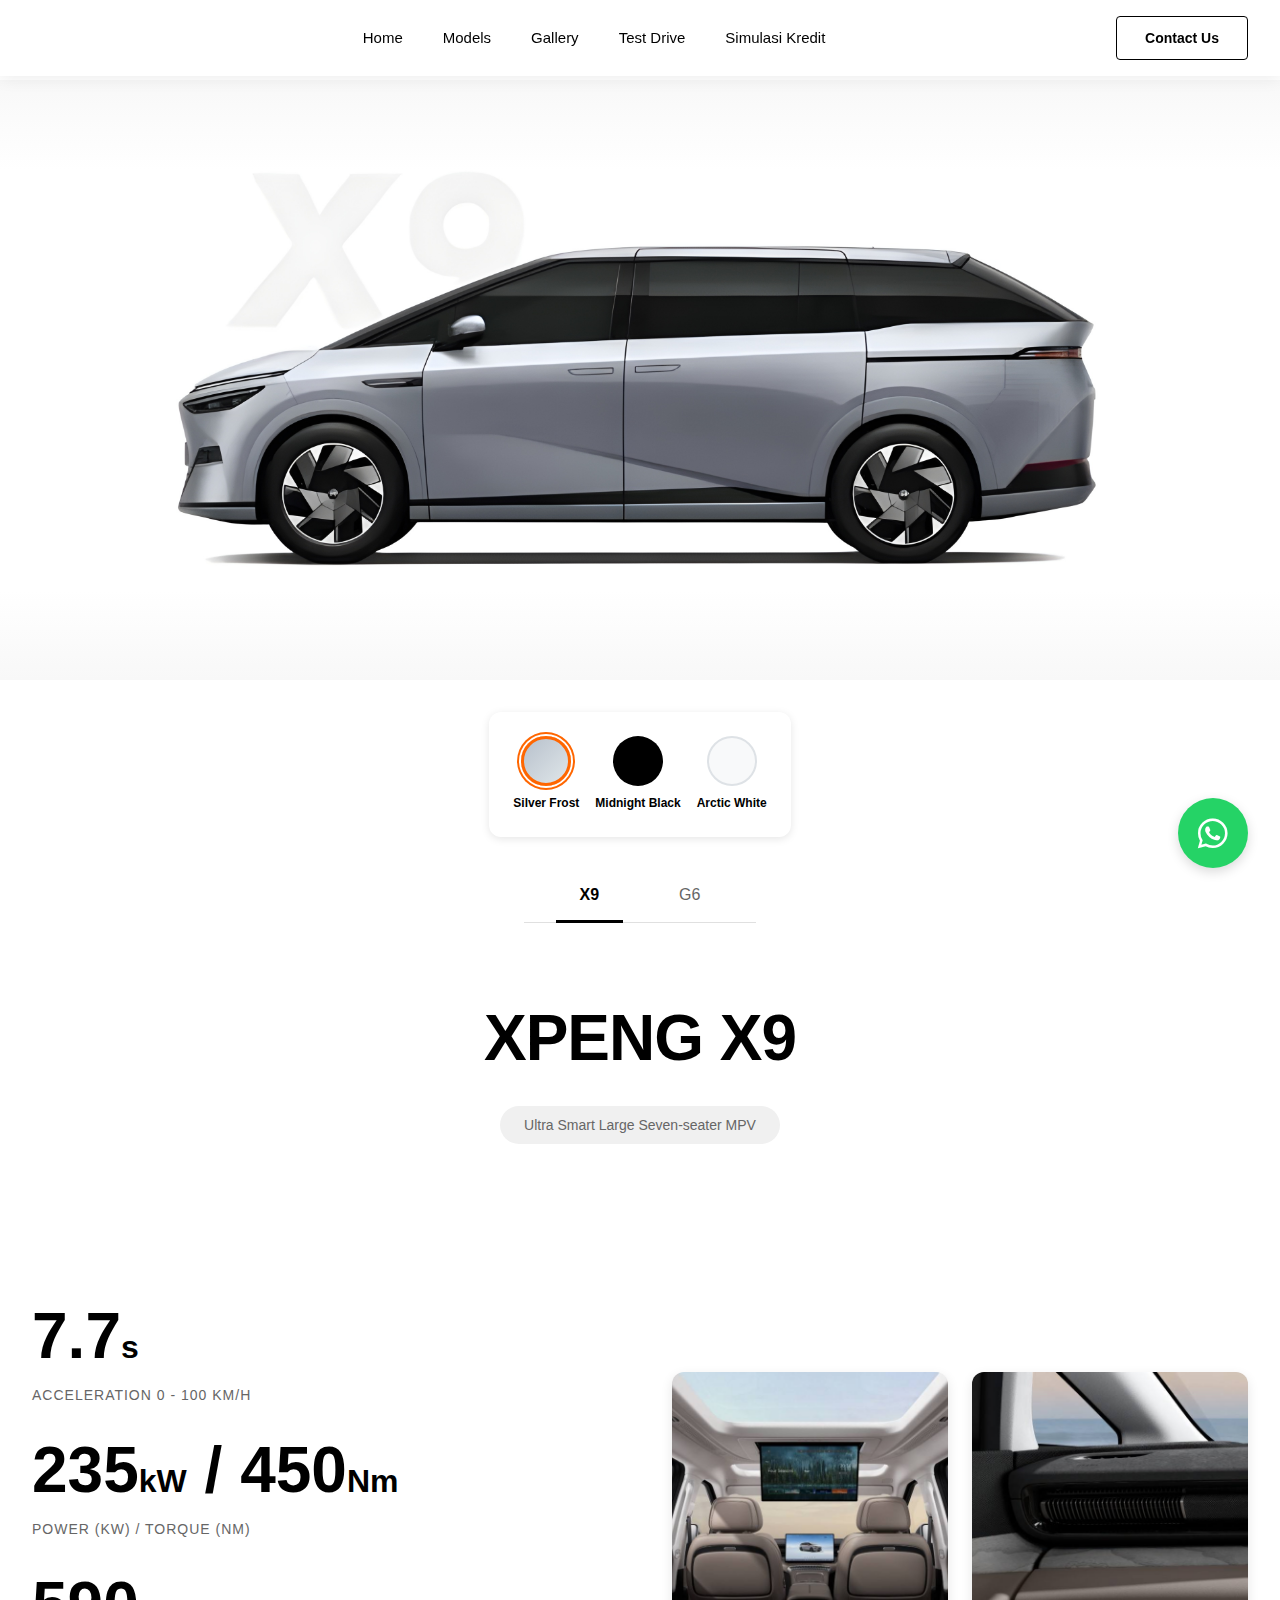
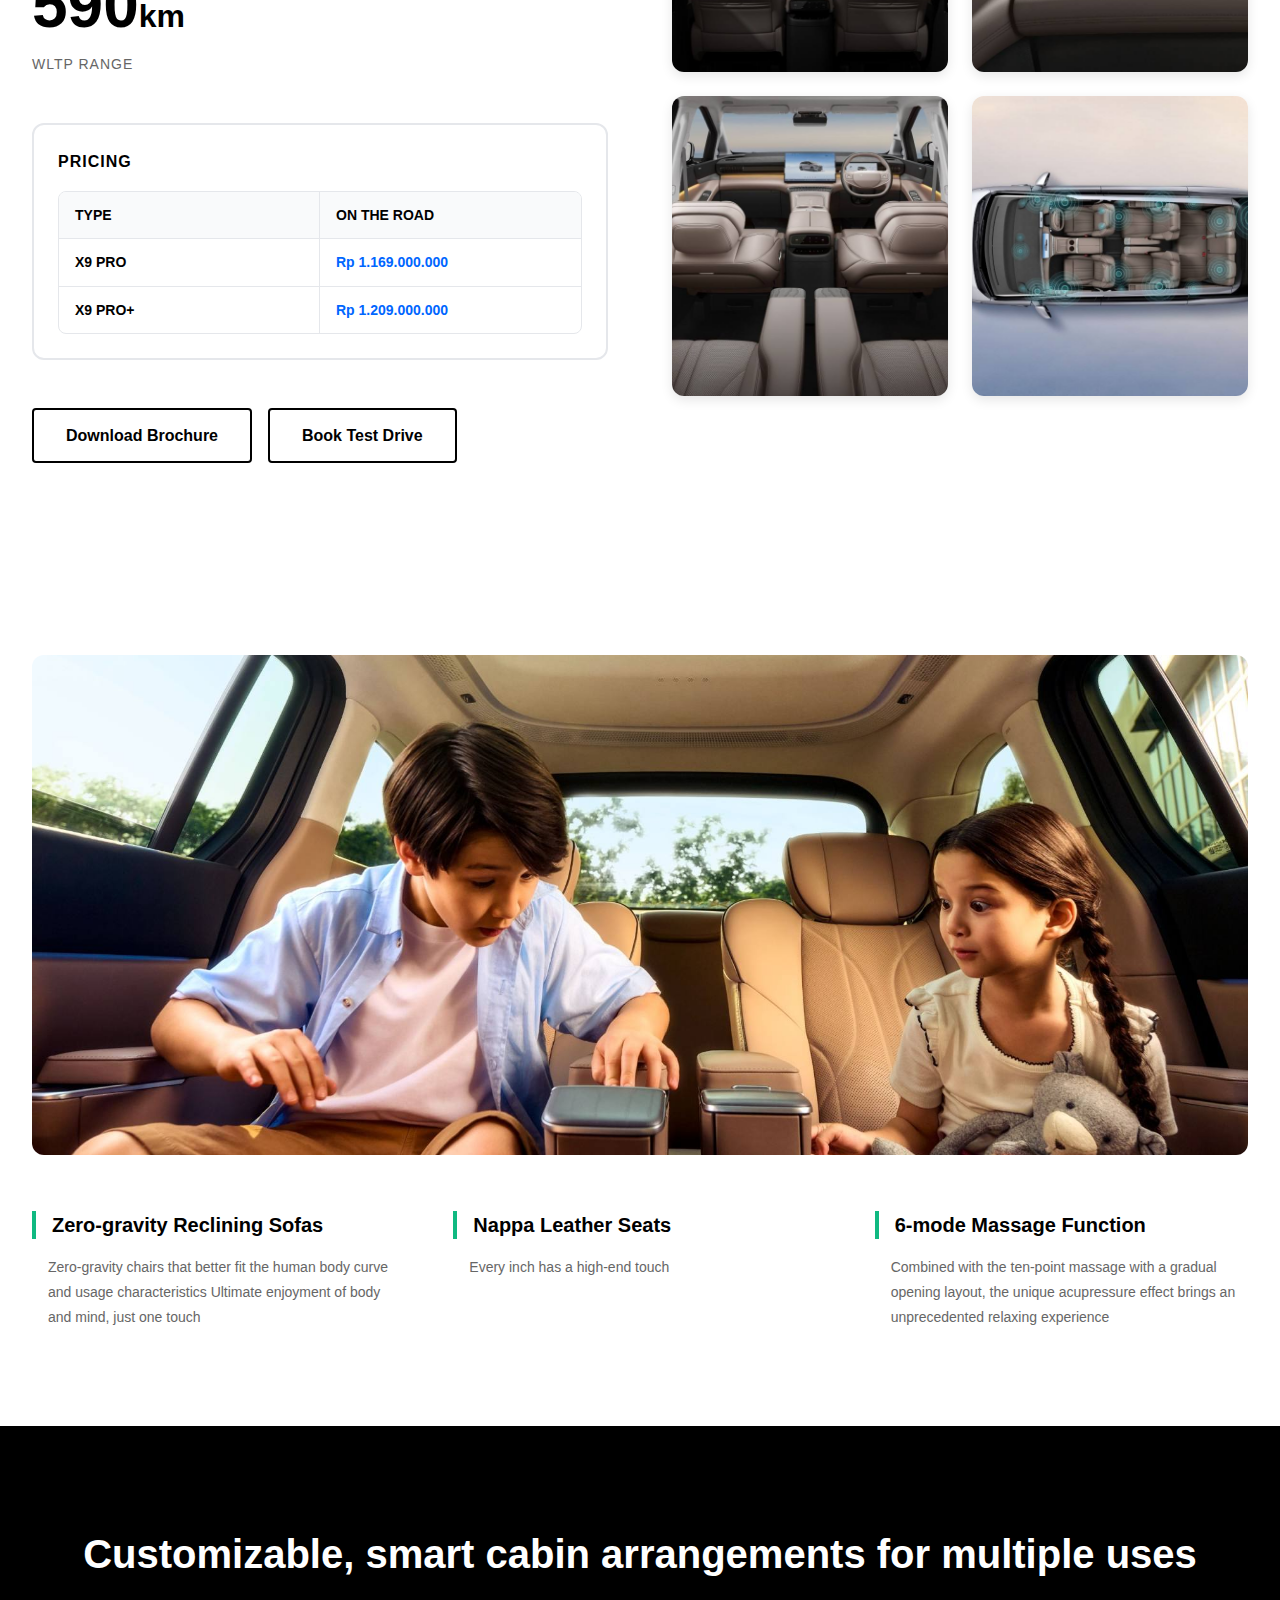
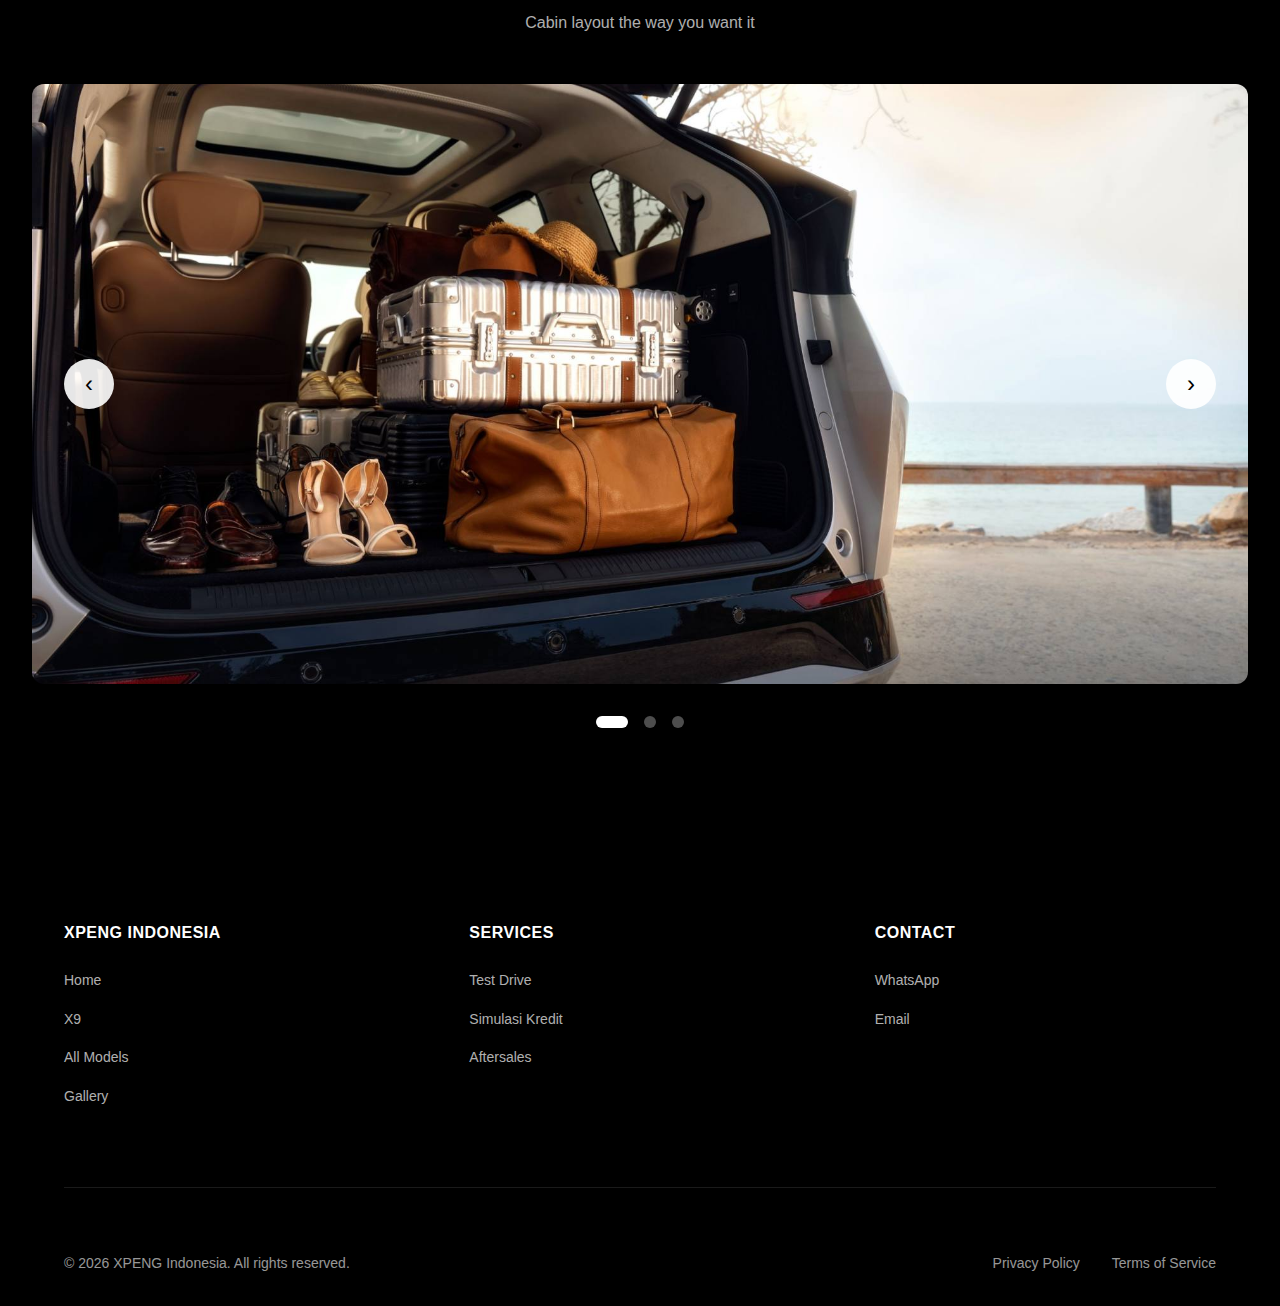
<file: models.html>
<!DOCTYPE html>
<html lang="id">
<head>
    <!-- Google Tag Manager -->
    <script>(function(w,d,s,l,i){w[l]=w[l]||[];w[l].push({'gtm.start':
    new Date().getTime(),event:'gtm.js'});var f=d.getElementsByTagName(s)[0],
    j=d.createElement(s),dl=l!='dataLayer'?'&l='+l:'';j.async=true;j.src=
    'https://www.googletagmanager.com/gtm.js?id='+i+dl;f.parentNode.insertBefore(j,f);
    })(window,document,'script','dataLayer','GTM-5FQ38276');</script>
    <!-- End Google Tag Manager -->
    <meta charset="UTF-8">
    <meta name="viewport" content="width=device-width, initial-scale=1.0">
    <meta name="description" content="Koleksi mobil listrik XPENG - X9 (7 penumpang) dan G6 (sedan premium). Lihat spesifikasi, harga, cicilan mudah di dealer resmi Jakarta.">
    <meta name="keywords" content="model XPENG, X9, G6, mobil listrik, spesifikasi mobil, harga mobil listrik Jakarta">
    <meta name="author" content="XPENG Indonesia">
    <meta name="robots" content="index, follow">
    
    <!-- Open Graph Tags -->
    <meta property="og:type" content="website">
    <meta property="og:title" content="Model XPENG - Mobil Listrik Pintar">
    <meta property="og:description" content="Koleksi lengkap model XPENG: X9 (7 seater), G6 (sedan premium). Teknologi AI terdepan dengan cicilan mudah.">
    <meta property="og:image" content="./asset/XPeng_logo.svg.png">
    <meta property="og:url" content="https://officialxpengjakarta.com/models/">
    
    <!-- Canonical URL -->
    <link rel="canonical" href="https://officialxpengjakarta.com/models/">
    
    <!-- Schema.org Structured Data -->
    <script type="application/ld+json">
    {
        "@context": "https://schema.org",
        "@type": "CollectionPage",
        "name": "Model XPENG Indonesia",
        "description": "Koleksi lengkap model mobil listrik XPENG",
        "url": "https://officialxpengjakarta.com/models/"
    }
    </script>
    
    <title>Model Mobil Listrik XPENG - X9, G6 | Dealer Resmi Jakarta</title>
    <link rel="stylesheet" href="style.css">
    <link rel="stylesheet" href="https://cdnjs.cloudflare.com/ajax/libs/font-awesome/5.15.2/css/all.min.css">
    <link rel="icon" type="image/png" href="./asset/logo.png">
    <style>
        /* Force navbar to be visible on models page */
        .navbar {
            background: rgba(255, 255, 255, 0.98) !important;
            box-shadow: 0 2px 16px rgba(0, 0, 0, 0.08);
        }

        .navbar-menu a {
            color: var(--primary-color);
        }

        .navbar-contact {
            color: var(--primary-color);
            border-color: var(--primary-color);
        }

        .navbar-toggle span {
            background: var(--primary-color);
        }

        .models-hero {
            min-height: 100vh;
            background: white;
            padding-top: 80px;
            display: flex;
            flex-direction: column;
            align-items: center;
            justify-content: center;
        }

        .model-image-container {
            width: 100%;
            max-width: 1600px;
            padding: 2rem;
            display: flex;
            justify-content: center;
            align-items: center;
            min-height: 600px;
            position: relative;
        }

        .model-image-container::before {
            content: '';
            position: absolute;
            inset: 0;
            background: linear-gradient(to bottom,
                #f8f8f8 0%,
                transparent 15%,
                transparent 85%,
                #f8f8f8 100%
            );
            pointer-events: none;
            z-index: 1;
        }

        .model-image {
            width: 100%;
            height: 500px;
            max-width: 1400px;
            object-fit: contain;
            object-position: center;
            transition: opacity 0.3s ease;
            position: relative;
            z-index: 0;
        }

        .model-tabs {
            display: flex;
            gap: 2rem;
            margin: 2rem 0;
            padding: 0 2rem;
            border-bottom: 1px solid #e0e0e0;
        }

        .model-tab {
            padding: 1rem 1.5rem;
            font-size: 16px;
            font-weight: 500;
            color: #666;
            background: none;
            border: none;
            border-bottom: 3px solid transparent;
            cursor: pointer;
            transition: all 0.3s ease;
            position: relative;
            bottom: -1px;
        }

        .model-tab:hover {
            color: var(--primary-color);
        }

        .model-tab.active {
            color: var(--primary-color);
            border-bottom-color: var(--primary-color);
            font-weight: 600;
        }

        .model-info {
            text-align: center;
            padding: 2rem;
            max-width: 800px;
            margin: 0 auto;
        }

        .model-name {
            font-size: clamp(2.5rem, 5vw, 4rem);
            font-weight: 900;
            color: var(--primary-color);
            margin-bottom: 1rem;
            letter-spacing: -1px;
        }

        .model-type {
            display: inline-block;
            padding: 0.5rem 1.5rem;
            background: #f0f0f0;
            border-radius: 20px;
            font-size: 14px;
            color: #666;
            font-weight: 500;
            margin-bottom: 2rem;
        }

        .model-cta {
            display: flex;
            gap: 1rem;
            justify-content: center;
            flex-wrap: wrap;
            margin-top: 2rem;
        }

        /* Color Picker Section */
        .color-picker-section {
            padding: 2rem 2rem 0 2rem;
            text-align: center;
            background: transparent;
            display: none;
        }

        .color-picker-section.active {
            display: block;
        }

        .color-picker-container {
            max-width: 800px;
            margin: 0 auto;
        }

        .color-picker-colors {
            display: flex;
            gap: 1rem;
            justify-content: center;
            align-items: center;
            flex-wrap: wrap;
            padding: 1.5rem;
            background: white;
            border-radius: 12px;
            box-shadow: 0 2px 8px rgba(0, 0, 0, 0.1);
        }

        .color-option {
            display: flex;
            flex-direction: column;
            align-items: center;
            gap: 0.5rem;
            cursor: pointer;
            transition: transform 0.3s ease;
        }

        .color-option:hover {
            transform: translateY(-4px);
        }

        .color-circle {
            width: 50px;
            height: 50px;
            border-radius: 50%;
            border: 3px solid transparent;
            transition: all 0.3s ease;
            position: relative;
        }

        .color-option.active .color-circle {
            border-color: #ff6600;
            box-shadow: 0 0 0 2px white, 0 0 0 4px #ff6600;
        }

        .color-circle.arctic-white {
            background: #f8f9fa;
            border: 2px solid #dee2e6;
        }

        .color-circle.graphite-gray {
            background: #495057;
        }

        .color-circle.midnight-black {
            background: #000000;
        }

        .color-circle.silver-frost {
            background: linear-gradient(135deg, #b8c1cc 0%, #dfe6e9 100%);
        }

        .color-circle.stellar-purple {
            background: linear-gradient(135deg, #6c5ce7 0%, #a29bfe 100%);
        }

        .color-circle.black-edition {
            background: linear-gradient(135deg, #000000 0%, #2d3436 100%);
        }

        .color-name {
            font-size: 12px;
            font-weight: 600;
            color: var(--primary-color);
        }

        /* Specs Section */
        .model-specs-section {
            padding: 6rem 2rem;
            background: var(--secondary-color);
        }

        .model-specs-container {
            max-width: 1400px;
            margin: 0 auto;
            display: grid;
            grid-template-columns: 1fr 1fr;
            gap: 4rem;
            align-items: center;
        }

        .model-specs-content {
            display: flex;
            flex-direction: column;
            gap: 2rem;
        }

        .spec-item {
            display: flex;
            flex-direction: column;
            gap: 0.5rem;
        }

        .spec-value {
            font-size: clamp(2.5rem, 5vw, 4rem);
            font-weight: 900;
            color: var(--primary-color);
            line-height: 1;
        }

        .spec-value span {
            font-size: clamp(1.5rem, 3vw, 2rem);
            font-weight: 600;
        }

        .spec-label {
            font-size: 14px;
            color: var(--text-light);
            text-transform: uppercase;
            letter-spacing: 1px;
        }

        .model-features-grid {
            display: grid;
            grid-template-columns: repeat(2, 1fr);
            gap: 1.5rem;
        }

        .feature-image {
            width: 100%;
            height: 300px;
            object-fit: cover;
            border-radius: 12px;
            box-shadow: 0 4px 12px rgba(0, 0, 0, 0.1);
            transition: transform 0.3s ease, box-shadow 0.3s ease;
        }

        .feature-image:hover {
            transform: translateY(-8px);
            box-shadow: 0 12px 24px rgba(0, 0, 0, 0.15);
        }

        .model-pricing-box {
            background: var(--secondary-color);
            padding: 1.5rem;
            border-radius: 12px;
            border: 2px solid #e5e7eb;
            margin-top: 1rem;
        }

        .model-pricing-box h3 {
            font-size: 16px;
            font-weight: 700;
            margin-bottom: 1rem;
            text-transform: uppercase;
            letter-spacing: 1px;
            color: var(--primary-color);
        }

        .model-price-table {
            display: flex;
            flex-direction: column;
            gap: 0;
            border: 1px solid #e5e7eb;
            border-radius: 8px;
            overflow: hidden;
        }

        .model-price-row {
            display: grid;
            grid-template-columns: 1fr 1fr;
            border-bottom: 1px solid #e5e7eb;
        }

        .model-price-row:last-child {
            border-bottom: none;
        }

        .model-price-row.header {
            background: #f9fafb;
            font-weight: 700;
            font-size: 13px;
        }

        .model-price-cell {
            padding: 0.75rem 1rem;
            border-right: 1px solid #e5e7eb;
            font-size: 14px;
        }

        .model-price-cell:last-child {
            border-right: none;
        }

        .model-price-cell.type {
            font-weight: 600;
        }

        .model-price-cell.price {
            font-weight: 700;
            color: var(--accent-color);
        }

        .specs-cta {
            margin-top: 1rem;
            display: flex;
            gap: 1rem;
            flex-wrap: wrap;
        }

        .specs-cta .btn {
            padding: 0.8rem 2rem;
            border-radius: 4px;
            border: 2px solid var(--primary-color);
            background: transparent;
            color: var(--primary-color);
            font-weight: 600;
            text-decoration: none;
            display: inline-block;
            transition: all 0.3s ease;
        }

        .specs-cta .btn:hover {
            background: var(--primary-color);
            color: var(--secondary-color);
        }

        /* G6 About Carousel Section */
        .g6-about-section {
            padding: 4rem 2rem;
            background: #f8f8f8;
            display: none;
        }

        .g6-about-section.active {
            display: block;
        }

        .g6-about-container {
            max-width: 1200px;
            margin: 0 auto;
        }

        .g6-about-carousel {
            position: relative;
            border-radius: 12px;
            overflow: hidden;
            background: white;
            box-shadow: 0 4px 20px rgba(0, 0, 0, 0.1);
        }

        .g6-about-track {
            display: flex;
            transition: transform 0.5s ease-in-out;
        }

        .g6-about-slide {
            min-width: 100%;
            flex-shrink: 0;
        }

        .g6-about-slide img {
            width: 100%;
            height: 500px;
            object-fit: cover;
            display: block;
        }

        .g6-about-arrow {
            position: absolute;
            top: 50%;
            transform: translateY(-50%);
            width: 45px;
            height: 45px;
            background: rgba(255, 255, 255, 0.9);
            border: none;
            border-radius: 50%;
            cursor: pointer;
            display: flex;
            align-items: center;
            justify-content: center;
            font-size: 20px;
            color: var(--primary-color);
            transition: all 0.3s ease;
            z-index: 10;
        }

        .g6-about-arrow:hover {
            background: white;
            transform: translateY(-50%) scale(1.1);
            box-shadow: 0 4px 12px rgba(0, 0, 0, 0.2);
        }

        .g6-about-arrow.prev {
            left: 1.5rem;
        }

        .g6-about-arrow.next {
            right: 1.5rem;
        }

        .g6-about-tabs {
            display: flex;
            justify-content: center;
            gap: 2rem;
            padding: 1.5rem 2rem;
            border-bottom: 1px solid #e0e0e0;
            background: white;
        }

        .g6-about-tab {
            padding: 0.5rem 0;
            font-size: 15px;
            font-weight: 500;
            color: #999;
            background: none;
            border: none;
            border-bottom: 3px solid transparent;
            cursor: pointer;
            transition: all 0.3s ease;
            white-space: nowrap;
        }

        .g6-about-tab:hover {
            color: var(--primary-color);
        }

        .g6-about-tab.active {
            color: var(--primary-color);
            border-bottom-color: #10b981;
            font-weight: 600;
        }

        .g6-about-description {
            text-align: center;
            padding: 1.5rem 2rem;
            background: white;
            font-size: 14px;
            color: #666;
            line-height: 1.6;
        }

        /* Advantages Section */
        .model-advantages-section {
            padding: 6rem 2rem;
            background: var(--secondary-color);
        }

        .model-advantages-container {
            max-width: 1400px;
            margin: 0 auto;
        }

        .advantages-image {
            width: 100%;
            height: 500px;
            object-fit: cover;
            border-radius: 12px;
            margin-bottom: 3rem;
        }

        .advantages-grid {
            display: grid;
            grid-template-columns: repeat(3, 1fr);
            gap: 3rem;
        }

        .advantage-item {
            display: flex;
            flex-direction: column;
            gap: 1rem;
        }

        .advantage-title {
            font-size: 20px;
            font-weight: 700;
            color: var(--primary-color);
            padding-left: 1rem;
            border-left: 4px solid #10b981;
            line-height: 1.4;
        }

        .advantage-description {
            font-size: 14px;
            line-height: 1.8;
            color: var(--text-light);
            padding-left: 1rem;
        }

        /* Cabin Carousel Section */
        .model-cabin-section {
            padding: 6rem 2rem;
            background: var(--primary-color);
        }

        .model-cabin-container {
            max-width: 1400px;
            margin: 0 auto;
            position: relative;
        }

        .model-cabin-container h2 {
            color: var(--secondary-color);
            text-align: center;
            margin-bottom: 1.5rem;
            font-size: clamp(1.8rem, 4vw, 2.5rem);
        }

        .model-cabin-subtitle {
            color: rgba(255, 255, 255, 0.7);
            text-align: center;
            margin-bottom: 3rem;
            font-size: 16px;
        }

        .model-cabin-carousel {
            position: relative;
            overflow: hidden;
            border-radius: 12px;
        }

        .model-cabin-track {
            display: flex;
            transition: transform 0.5s ease-in-out;
        }

        .model-cabin-slide {
            min-width: 100%;
            height: 600px;
            flex-shrink: 0;
        }

        .model-cabin-slide img {
            width: 100%;
            height: 100%;
            object-fit: cover;
            display: block;
        }

        .model-carousel-arrow {
            position: absolute;
            top: 50%;
            transform: translateY(-50%);
            width: 50px;
            height: 50px;
            background: rgba(255, 255, 255, 0.9);
            border: none;
            border-radius: 50%;
            cursor: pointer;
            display: flex;
            align-items: center;
            justify-content: center;
            font-size: 24px;
            color: var(--primary-color);
            transition: all 0.3s ease;
            z-index: 10;
        }

        .model-carousel-arrow:hover {
            background: var(--secondary-color);
            transform: translateY(-50%) scale(1.1);
            box-shadow: 0 4px 12px rgba(0, 0, 0, 0.3);
        }

        .model-carousel-arrow.prev {
            left: 2rem;
        }

        .model-carousel-arrow.next {
            right: 2rem;
        }

        .model-carousel-dots {
            display: flex;
            justify-content: center;
            gap: 1rem;
            margin-top: 2rem;
        }

        .model-carousel-dot {
            width: 12px;
            height: 12px;
            border-radius: 50%;
            background: rgba(255, 255, 255, 0.3);
            border: none;
            cursor: pointer;
            transition: all 0.3s ease;
        }

        .model-carousel-dot.active {
            background: var(--secondary-color);
            width: 32px;
            border-radius: 6px;
        }

        .fade-enter {
            opacity: 0;
        }

        .fade-enter-active {
            opacity: 1;
        }

        @media (max-width: 768px) {
            .models-hero {
                padding-top: 70px;
            }

            .model-image-container {
                min-height: 400px;
                padding: 1rem;
            }

            .model-tabs {
                gap: 1rem;
                padding: 0 1rem;
                justify-content: center;
            }

            .model-tab {
                padding: 0.8rem 1rem;
                font-size: 14px;
            }

            .model-name {
                font-size: 2rem;
            }

            .model-cta {
                flex-direction: column;
                padding: 0 1rem;
            }

            .model-cta .btn {
                width: 100%;
            }

            .model-specs-container {
                grid-template-columns: 1fr;
                gap: 3rem;
            }

            .model-specs-content {
                order: 2;
            }

            .model-features-grid {
                order: 1;
            }

            .feature-image {
                height: 250px;
            }

            .model-cabin-slide {
                height: 400px;
            }

            .model-carousel-arrow {
                width: 40px;
                height: 40px;
                font-size: 20px;
            }

            .model-carousel-arrow.prev {
                left: 1rem;
            }

            .model-carousel-arrow.next {
                right: 1rem;
            }

            .advantages-image {
                height: 300px;
            }

            .advantages-grid {
                grid-template-columns: 1fr;
                gap: 2rem;
            }

            .g6-about-slide img {
                height: 300px;
            }

            .g6-about-tabs {
                flex-direction: column;
                gap: 0;
                padding: 0;
            }

            .g6-about-tab {
                padding: 1rem;
                border-bottom: 1px solid #e0e0e0;
                border-left: 3px solid transparent;
            }

            .g6-about-tab.active {
                border-bottom-color: #e0e0e0;
                border-left-color: #10b981;
                background: #f9fafb;
            }

            .g6-about-tab:last-child {
                border-bottom: none;
            }

            .g6-about-arrow {
                width: 35px;
                height: 35px;
                font-size: 16px;
            }

            .g6-about-arrow.prev {
                left: 0.5rem;
            }

            .g6-about-arrow.next {
                right: 0.5rem;
            }
        }
    </style>
</head>
<body>
    <!-- Google Tag Manager (noscript) -->
    <noscript><iframe src="https://www.googletagmanager.com/ns.html?id=GTM-5FQ38276"
    height="0" width="0" style="display:none;visibility:hidden"></iframe></noscript>
    <!-- End Google Tag Manager (noscript) -->
    <!-- Navigation -->
    <nav class="navbar" id="navbar">
        <a href="index.html" class="navbar-logo">
            <img src="asset/logo.png" alt="XPENG Logo" class="logo-image">
        </a>
        <ul class="navbar-menu" id="navbarMenu">
            <li><a href="index.html#hero">Home</a></li>
            <li><a href="models.html">Models</a></li>
            <li><a href="gallery.html">Gallery</a></li>
            <li><a href="https://wa.link/alu0sr" target="_blank">Test Drive</a></li>
            <li><a href="https://wa.link/alu0sr" target="_blank">Simulasi Kredit</a></li>
        </ul>
        <a href="https://wa.link/alu0sr" target="_blank" class="navbar-contact">Contact Us</a>
        <button class="navbar-toggle" id="navbarToggle">
            <span></span>
            <span></span>
            <span></span>
        </button>
    </nav>

    <!-- WhatsApp Floating Button -->
    <a href="https://wa.link/alu0sr" target="_blank" class="whatsapp-button">
        <i class="fab fa-whatsapp"></i>
    </a>

    <!-- Models Hero -->
    <section class="models-hero">
        <div class="model-image-container">
            <img src="asset/x9/x9.jpeg" alt="XPENG X9" class="model-image" id="modelImage">
        </div>

        <!-- Color Picker -->
        <div class="color-picker-section" id="colorPickerSection">
            <div class="color-picker-container">
                <div class="color-picker-colors" id="colorPickerColors">
                    <!-- Colors will be populated dynamically -->
                </div>
            </div>
        </div>

        <div class="model-tabs">
            <button class="model-tab active" data-model="x9">X9</button>
            <button class="model-tab" data-model="G6">G6</button>
        </div>

        <div class="model-info">
            <h1 class="model-name" id="modelName">XPENG X9</h1>
            <span class="model-type" id="modelType">Ultra Smart Large Seven-seater MPV</span>
        </div>
    </section>

    <!-- Model Specs Section -->
    <section class="model-specs-section" id="specsSection">
        <div class="model-specs-container">
            <!-- Specs Content (Kiri) -->
            <div class="model-specs-content">
                <div class="spec-item" id="specAccel">
                    <div class="spec-value">7.7<span>s</span></div>
                    <div class="spec-label">Acceleration 0 - 100 km/h</div>
                </div>

                <div class="spec-item" id="specPower">
                    <div class="spec-value">235<span>kW</span> / 450<span>Nm</span></div>
                    <div class="spec-label">Power (kW) / Torque (Nm)</div>
                </div>

                <div class="spec-item" id="specRange">
                    <div class="spec-value">590<span>km</span></div>
                    <div class="spec-label">WLTP Range</div>
                </div>

                <!-- Pricing Table -->
                <div class="model-pricing-box" id="pricingBox">
                    <h3>Pricing</h3>
                    <div class="model-price-table" id="priceTable">
                        <div class="model-price-row header">
                            <div class="model-price-cell">TYPE</div>
                            <div class="model-price-cell">ON THE ROAD</div>
                        </div>
                        <div class="model-price-row">
                            <div class="model-price-cell type" id="priceType1">X9 PRO</div>
                            <div class="model-price-cell price" id="priceValue1">Rp 1.169.000.000</div>
                        </div>
                        <div class="model-price-row" id="priceRow2">
                            <div class="model-price-cell type" id="priceType2">X9 PRO+</div>
                            <div class="model-price-cell price" id="priceValue2">Rp 1.209.000.000</div>
                        </div>
                    </div>
                </div>

                <div class="specs-cta">
                    <a href="asset/x9/XPENG-Brosur-X9-rev.pdf" class="btn" id="downloadBrochureBtn" download>Download Brochure</a>
                    <a href="https://wa.link/alu0sr" target="_blank" class="btn btn-primary">Book Test Drive</a>
                </div>
            </div>

            <!-- Features Grid (Kanan) -->
            <div class="model-features-grid">
                <img src="asset/x9/grid1.jpg" alt="X9 Feature 1" class="feature-image">
                <img src="asset/x9/grid2.jpg" alt="X9 Feature 2" class="feature-image">
                <img src="asset/x9/grid3.jpg" alt="X9 Feature 3" class="feature-image">
                <img src="asset/x9/grid4.jpg" alt="X9 Feature 4" class="feature-image">
            </div>
        </div>
    </section>

    <!-- G6 About Section (Only shows for G6) -->
    <section class="g6-about-section" id="g6AboutSection">
        <div class="g6-about-container">
            <div class="g6-about-carousel">
                <div class="g6-about-track" id="g6AboutTrack">
                    <div class="g6-about-slide">
                        <img src="asset/g6/about1.jpg" alt="First-Class Comfort in the Front">
                    </div>
                    <div class="g6-about-slide">
                        <img src="asset/g6/about2.jpg" alt="Lounge-Like Rear Cabin">
                    </div>
                    <div class="g6-about-slide">
                        <img src="asset/g6/about3.jpg" alt="Versatile Storage Solutions">
                    </div>
                </div>

                <button class="g6-about-arrow prev" id="g6AboutPrev">‹</button>
                <button class="g6-about-arrow next" id="g6AboutNext">›</button>
            </div>

            <div class="g6-about-tabs" id="g6AboutTabs">
                <button class="g6-about-tab active" data-index="0">First-Class Comfort in the Front</button>
                <button class="g6-about-tab" data-index="1">Lounge-Like Rear Cabin</button>
                <button class="g6-about-tab" data-index="2">Versatile Storage Solutions</button>
            </div>

            <div class="g6-about-description" id="g6AboutDescription">
                Electrically adjustable Nappa leather seats with ventilation, heating, and massage ²
            </div>
        </div>
    </section>

    <!-- Advantages Section -->
    <section class="model-advantages-section" id="advantagesSection">
        <div class="model-advantages-container">
            <img src="asset/x9/keungulan.jpg" alt="Interior Advantages" class="advantages-image" id="advantagesImage">

            <div class="advantages-grid" id="advantagesGrid">
                <div class="advantage-item">
                    <h3 class="advantage-title">Zero-gravity Reclining Sofas</h3>
                    <p class="advantage-description">Zero-gravity chairs that better fit the human body curve and usage characteristics Ultimate enjoyment of body and mind, just one touch</p>
                </div>
                <div class="advantage-item">
                    <h3 class="advantage-title">Nappa Leather Seats</h3>
                    <p class="advantage-description">Every inch has a high-end touch</p>
                </div>
                <div class="advantage-item">
                    <h3 class="advantage-title">6-mode Massage Function</h3>
                    <p class="advantage-description">Combined with the ten-point massage with a gradual opening layout, the unique acupressure effect brings an unprecedented relaxing experience</p>
                </div>
            </div>
        </div>
    </section>

    <!-- Cabin Carousel Section -->
    <section class="model-cabin-section" id="cabinSection">
        <div class="model-cabin-container">
            <h2>Customizable, smart cabin arrangements for multiple uses</h2>
            <p class="model-cabin-subtitle">Cabin layout the way you want it</p>

            <div class="model-cabin-carousel">
                <div class="model-cabin-track" id="cabinTrack">
                    <div class="model-cabin-slide">
                        <img src="asset/x9/cabin1.jpg" alt="Cabin Configuration 1" id="cabin1">
                    </div>
                    <div class="model-cabin-slide">
                        <img src="asset/x9/cabin2.jpg" alt="Cabin Configuration 2" id="cabin2">
                    </div>
                    <div class="model-cabin-slide">
                        <img src="asset/x9/cabin3.jpg" alt="Cabin Configuration 3" id="cabin3">
                    </div>
                </div>

                <button class="model-carousel-arrow prev" id="cabinPrev">‹</button>
                <button class="model-carousel-arrow next" id="cabinNext">›</button>
            </div>

            <div class="model-carousel-dots" id="cabinDots">
                <button class="model-carousel-dot active" data-index="0"></button>
                <button class="model-carousel-dot" data-index="1"></button>
                <button class="model-carousel-dot" data-index="2"></button>
            </div>
        </div>
    </section>

    <!-- Footer -->
    <footer class="footer">
        <div class="footer-container">
            <div class="footer-main">
                <div class="footer-column">
                    <h4>XPENG Indonesia</h4>
                    <ul>
                        <li><a href="index.html">Home</a></li>
                        <li><a href="x9.html">X9</a></li>
                        <li><a href="models.html">All Models</a></li>
                        <li><a href="gallery.html">Gallery</a></li>
                    </ul>
                </div>
                <div class="footer-column">
                    <h4>Services</h4>
                    <ul>
                        <li><a href="https://wa.link/alu0sr" target="_blank">Test Drive</a></li>
                        <li><a href="https://wa.link/alu0sr" target="_blank">Simulasi Kredit</a></li>
                        <li><a href="https://wa.link/alu0sr" target="_blank">Aftersales</a></li>
                    </ul>
                </div>
                <div class="footer-column">
                    <h4>Contact</h4>
                    <ul>
                        <li><a href="https://wa.link/alu0sr" target="_blank">WhatsApp</a></li>
                        <li><a href="mailto:info@xpeng.id">Email</a></li>
                    </ul>
                </div>
            </div>
            <div class="footer-bottom">
                <p>&copy; 2026 XPENG Indonesia. All rights reserved.</p>
                <div class="footer-links">
                    <a href="#">Privacy Policy</a>
                    <a href="#">Terms of Service</a>
                </div>
            </div>
        </div>
    </footer>

    <script>
        // G6 About Slides Data
        const g6AboutSlides = [
            {
                image: 'asset/g6/about1.jpg',
                title: 'First-Class Comfort in the Front',
                description: 'Electrically adjustable Nappa leather seats with ventilation, heating, and massage ²'
            },
            {
                image: 'asset/g6/about2.jpg',
                title: 'Lounge-Like Rear Cabin',
                description: '12-position adjustment for ultimate relaxation'
            },
            {
                image: 'asset/g6/about3.jpg',
                title: 'Versatile Storage Solutions',
                description: '571L ¹ (1374L ¹ with rear seats folded) rear trunk + center console with underfloor stowage for everyday utility'
            }
        ];

        // Model data
        const models = {
            x9: {
                name: 'XPENG X9',
                type: 'Ultra Smart Large Seven-seater MPV',
                image: 'asset/x9/x9.jpeg',
                detailUrl: 'x9.html',
                brochureUrl: 'asset/x9/XPENG-Brosur-X9-rev.pdf',
                colors: {
                    'silver-frost': 'asset/x9/x9.jpeg',
                    'midnight-black': 'asset/x9/x9.jpeg',
                    'arctic-white': 'asset/x9/x9.jpeg'
                },
                colorNames: ['Silver Frost', 'Midnight Black', 'Arctic White'],
                gridImages: [
                    'asset/x9/grid1.jpg',
                    'asset/x9/grid2.jpg',
                    'asset/x9/grid3.jpg',
                    'asset/x9/grid4.jpg'
                ],
                cabinImages: [
                    'asset/x9/cabin1.jpg',
                    'asset/x9/cabin2.jpg',
                    'asset/x9/cabin3.jpg'
                ],
                specs: {
                    accel: '7.7<span>s</span>',
                    power: '235<span>kW</span> / 450<span>Nm</span>',
                    range: '590<span>km</span>'
                },
                pricing: [
                    { type: 'X9 PRO', price: 'Rp 1.169.000.000' },
                    { type: 'X9 PRO+', price: 'Rp 1.209.000.000' }
                ]
            },
            G6: {
                name: 'XPENG G6',
                type: 'Premium Intelligent SUV',
                image: 'asset/g6/white.png',
                detailUrl: 'index.html#models',
                brochureUrl: 'asset/g6/NEW G6 spect sheet.pdf',
                colors: {
                    'arctic-white': 'asset/g6/white.png',
                    'graphite-gray': 'asset/g6/gray.png',
                    'midnight-black': 'asset/g6/black.png',
                    'silver-frost': 'asset/g6/silver.png',
                    'stellar-purple': 'asset/g6/purple.png'
                },
                colorNames: ['Arctic White', 'Graphite Gray', 'Midnight Black', 'Silver Frost', 'Stellar Purple'],
                gridImages: [
                    'asset/g6/grid1.jpg',
                    'asset/g6/grid2.jpg',
                    'asset/g6/grid3.jpg',
                    'asset/g6/grid4.jpg'
                ],
                cabinImages: [
                    'asset/g6/cabin1.jpg',
                    'asset/g6/cabin2.jpg',
                    'asset/g6/cabin3.jpg',
                    'asset/g6/cabin4.jpg',
                    'asset/g6/cabin5.jpg'
                ],
                cabinTitles: [
                    'Starship-Inspired Exterior',
                    'Immersive Lounge Cabin',
                    'XPILOT ASSIST Intelligent Driving System',
                    'Full-Scene XOS COCKPIT',
                    'Full-Domain 800V High-Voltage SiC Platform'
                ],
                cabinDescriptions: [
                    'Fastback Silhouette, long front overhang, Full-width Integrated Light Bar',
                    'Power-reclining Nappa Leather seats, Unmatched legroom and headroom',
                    'Advanced assisted Driving system with full-scenario adaptability',
                    'Seamless voice control, OTA-upgradeable interface',
                    '5C Supercharging Battery, 10-80% SOC in 12 Minutes, advanced thermal control'
                ],
                specs: {
                    accel: '6.7<span>s</span>',
                    power: '218<span>kW</span> / 440<span>Nm</span>',
                    range: '618 <span>NEDC</span> / 525 <span>WLTP</span>'
                },
                pricing: [
                    { type: 'G6 PRO', price: 'Rp 679.000.000' }
                ]
            }
        };

        let currentModel = 'x9';
        let currentSlide = 0;
        let totalSlides = 3;
        let currentColor = 'arctic-white';
        let g6AboutSlide = 0;

        // Navbar scroll effect
        function handleNavbarScroll() {
            const navbar = document.getElementById('navbar');
            if (window.scrollY > 50) {
                navbar.classList.add('scrolled');
            } else {
                navbar.classList.remove('scrolled');
            }
        }

        // Mobile menu toggle
        function handleMobileMenu() {
            const navbarToggle = document.getElementById('navbarToggle');
            const navbarMenu = document.getElementById('navbarMenu');

            navbarToggle.addEventListener('click', () => {
                navbarMenu.classList.toggle('active');
                navbarToggle.classList.toggle('active');
            });
        }

        // Cabin Carousel Functions
        function updateCarousel() {
            const track = document.getElementById('cabinTrack');
            const dots = document.querySelectorAll('.model-carousel-dot');

            track.style.transform = `translateX(-${currentSlide * 100}%)`;

            dots.forEach((dot, index) => {
                if (index === currentSlide) {
                    dot.classList.add('active');
                } else {
                    dot.classList.remove('active');
                }
            });
        }

        function nextSlide() {
            currentSlide = (currentSlide + 1) % totalSlides;
            updateCarousel();
            updateCabinText();
        }

        function prevSlide() {
            currentSlide = (currentSlide - 1 + totalSlides) % totalSlides;
            updateCarousel();
            updateCabinText();
        }

        function goToSlide(index) {
            currentSlide = index;
            updateCarousel();
            updateCabinText();
        }

        // G6 About Carousel Functions
        function updateG6AboutCarousel() {
            const track = document.getElementById('g6AboutTrack');
            const tabs = document.querySelectorAll('.g6-about-tab');
            const description = document.getElementById('g6AboutDescription');

            track.style.transform = `translateX(-${g6AboutSlide * 100}%)`;

            tabs.forEach((tab, index) => {
                if (index === g6AboutSlide) {
                    tab.classList.add('active');
                } else {
                    tab.classList.remove('active');
                }
            });

            if (g6AboutSlides[g6AboutSlide]) {
                description.textContent = g6AboutSlides[g6AboutSlide].description;
            }
        }

        function nextG6AboutSlide() {
            g6AboutSlide = (g6AboutSlide + 1) % 3;
            updateG6AboutCarousel();
        }

        function prevG6AboutSlide() {
            g6AboutSlide = (g6AboutSlide - 1 + 3) % 3;
            updateG6AboutCarousel();
        }

        function goToG6AboutSlide(index) {
            g6AboutSlide = index;
            updateG6AboutCarousel();
        }

        // Update specs based on model
        function updateSpecs(modelKey) {
            const model = models[modelKey];
            if (!model.specs) return;

            document.querySelector('#specAccel .spec-value').innerHTML = model.specs.accel;
            document.querySelector('#specPower .spec-value').innerHTML = model.specs.power;
            document.querySelector('#specRange .spec-value').innerHTML = model.specs.range;
        }

        // Update grid images based on model
        function updateGridImages(modelKey) {
            const model = models[modelKey];
            if (!model.gridImages) return;

            const gridImages = document.querySelectorAll('.model-features-grid .feature-image');
            model.gridImages.forEach((src, index) => {
                if (gridImages[index]) {
                    gridImages[index].src = src;
                }
            });
        }

        // Update cabin images based on model
        function updateCabinImages(modelKey) {
            const model = models[modelKey];
            const track = document.getElementById('cabinTrack');
            const dotsContainer = document.getElementById('cabinDots');

            // Clear existing slides and dots
            track.innerHTML = '';
            dotsContainer.innerHTML = '';

            // Create slides for each cabin image
            model.cabinImages.forEach((src, index) => {
                // Create slide
                const slide = document.createElement('div');
                slide.className = 'model-cabin-slide';
                const img = document.createElement('img');
                img.src = src;
                img.alt = model.cabinTitles ? model.cabinTitles[index] : `${model.name} Cabin ${index + 1}`;
                img.id = `cabin${index + 1}`;
                slide.appendChild(img);
                track.appendChild(slide);

                // Create dot
                const dot = document.createElement('button');
                dot.className = index === 0 ? 'model-carousel-dot active' : 'model-carousel-dot';
                dot.dataset.index = index;
                dot.addEventListener('click', () => goToSlide(parseInt(dot.dataset.index)));
                dotsContainer.appendChild(dot);
            });

            // Update total slides
            totalSlides = model.cabinImages.length;
            currentSlide = 0;
            updateCarousel();

            // Update cabin section title and subtitle if available
            const cabinTitle = document.querySelector('.model-cabin-container h2');
            const cabinSubtitle = document.querySelector('.model-cabin-subtitle');

            if (model.cabinTitles && model.cabinTitles.length > 0) {
                cabinTitle.textContent = model.cabinTitles[0];
                cabinSubtitle.textContent = model.cabinDescriptions ? model.cabinDescriptions[0] : '';
            } else {
                cabinTitle.textContent = 'Customizable, smart cabin arrangements for multiple uses';
                cabinSubtitle.textContent = 'Cabin layout the way you want it';
            }
        }

        // Update cabin text based on current slide for G6
        function updateCabinText() {
            if (currentModel !== 'G6') return;

            const model = models[currentModel];
            const cabinTitle = document.querySelector('.model-cabin-container h2');
            const cabinSubtitle = document.querySelector('.model-cabin-subtitle');

            if (model.cabinTitles && model.cabinTitles[currentSlide]) {
                cabinTitle.textContent = model.cabinTitles[currentSlide];
                cabinSubtitle.textContent = model.cabinDescriptions[currentSlide];
            }
        }

        // Populate color picker based on model
        function populateColorPicker(modelKey) {
            const model = models[modelKey];
            if (!model.colors) return;

            const colorPickerColors = document.getElementById('colorPickerColors');
            colorPickerColors.innerHTML = '';

            const colorKeys = Object.keys(model.colors);
            const colorNames = model.colorNames || colorKeys.map(key => {
                return key.split('-').map(word => word.charAt(0).toUpperCase() + word.slice(1)).join(' ');
            });

            colorKeys.forEach((colorKey, index) => {
                const option = document.createElement('div');
                option.className = index === 0 ? 'color-option active' : 'color-option';
                option.dataset.color = colorKey;
                option.innerHTML = `
                    <div class="color-circle ${colorKey}"></div>
                    <span class="color-name">${colorNames[index]}</span>
                `;
                option.addEventListener('click', () => changeColor(colorKey));
                colorPickerColors.appendChild(option);
            });
        }

        // Handle color change
        function changeColor(colorKey) {
            const model = models[currentModel];
            if (!model.colors) return;

            const modelImage = document.getElementById('modelImage');

            modelImage.classList.add('fade-enter');

            setTimeout(() => {
                modelImage.src = model.colors[colorKey];
                currentColor = colorKey;

                setTimeout(() => {
                    modelImage.classList.remove('fade-enter');
                }, 50);
            }, 300);

            // Update active color option
            document.querySelectorAll('.color-option').forEach(option => {
                if (option.dataset.color === colorKey) {
                    option.classList.add('active');
                } else {
                    option.classList.remove('active');
                }
            });
        }

        // Update pricing based on model
        function updatePricing(modelKey) {
            const model = models[modelKey];
            const priceType1 = document.getElementById('priceType1');
            const priceValue1 = document.getElementById('priceValue1');
            const priceRow2 = document.getElementById('priceRow2');

            priceType1.textContent = model.pricing[0].type;
            priceValue1.textContent = model.pricing[0].price;

            if (model.pricing.length > 1) {
                priceRow2.style.display = 'grid';
                document.getElementById('priceType2').textContent = model.pricing[1].type;
                document.getElementById('priceValue2').textContent = model.pricing[1].price;
            } else {
                priceRow2.style.display = 'none';
            }
        }

        // Switch model
        function switchModel(modelKey) {
            if (currentModel === modelKey) return;

            const model = models[modelKey];
            const modelImage = document.getElementById('modelImage');
            const modelName = document.getElementById('modelName');
            const modelType = document.getElementById('modelType');
            const modelDetailBtn = document.getElementById('modelDetailBtn');
            const downloadBrochureBtn = document.getElementById('downloadBrochureBtn');
            const specsSection = document.getElementById('specsSection');
            const g6AboutSection = document.getElementById('g6AboutSection');
            const advantagesSection = document.getElementById('advantagesSection');

            // Fade out
            modelImage.classList.add('fade-enter');

            setTimeout(() => {
                // Update content
                modelImage.src = model.image;
                modelName.textContent = model.name;
                modelType.textContent = model.type;
                if (modelDetailBtn) modelDetailBtn.href = model.detailUrl;

                // Show/hide and populate color picker
                const colorPickerSection = document.getElementById('colorPickerSection');
                if (model.colors) {
                    populateColorPicker(modelKey);
                    colorPickerSection.classList.add('active');
                    currentColor = Object.keys(model.colors)[0];
                } else {
                    colorPickerSection.classList.remove('active');
                }

                // Update specs
                updateSpecs(modelKey);

                // Update grid images
                updateGridImages(modelKey);

                // Update cabin images
                updateCabinImages(modelKey);

                // Update pricing
                updatePricing(modelKey);

                // Update brochure link
                if (downloadBrochureBtn) downloadBrochureBtn.href = model.brochureUrl;

                // Show/hide G6 About section and Advantages section
                if (modelKey === 'G6') {
                    g6AboutSection.classList.add('active');
                    g6AboutSlide = 0;
                    updateG6AboutCarousel();
                    advantagesSection.style.display = 'none';
                } else {
                    g6AboutSection.classList.remove('active');
                    advantagesSection.style.display = 'block';
                }

                // Show/hide sections - both models show all sections
                specsSection.style.display = 'block';

                // Fade in
                setTimeout(() => {
                    modelImage.classList.remove('fade-enter');
                }, 50);
            }, 300);

            currentModel = modelKey;

            // Update active tab
            document.querySelectorAll('.model-tab').forEach(tab => {
                if (tab.dataset.model === modelKey) {
                    tab.classList.add('active');
                } else {
                    tab.classList.remove('active');
                }
            });
        }

        // Initialize
        window.addEventListener('scroll', handleNavbarScroll);
        window.addEventListener('load', () => {
            handleMobileMenu();
            handleNavbarScroll();

            // Tab click handlers
            document.querySelectorAll('.model-tab').forEach(tab => {
                tab.addEventListener('click', () => {
                    switchModel(tab.dataset.model);
                });
            });

            // Carousel navigation
            document.getElementById('cabinNext').addEventListener('click', nextSlide);
            document.getElementById('cabinPrev').addEventListener('click', prevSlide);

            // G6 About Carousel navigation
            document.getElementById('g6AboutNext').addEventListener('click', nextG6AboutSlide);
            document.getElementById('g6AboutPrev').addEventListener('click', prevG6AboutSlide);

            // G6 About Tabs
            document.querySelectorAll('.g6-about-tab').forEach(tab => {
                tab.addEventListener('click', () => {
                    goToG6AboutSlide(parseInt(tab.dataset.index));
                });
            });

            // Carousel dots (initial setup, will be recreated dynamically)
            document.querySelectorAll('.model-carousel-dot').forEach(dot => {
                dot.addEventListener('click', () => {
                    goToSlide(parseInt(dot.dataset.index));
                });
            });

            // Initialize color picker for X9
            populateColorPicker('x9');
            document.getElementById('colorPickerSection').classList.add('active');

            // Check URL parameters to auto-select model
            const urlParams = new URLSearchParams(window.location.search);
            const modelParam = urlParams.get('model');
            if (modelParam && models[modelParam]) {
                switchModel(modelParam);
            }

            // Auto-advance carousel
            setInterval(nextSlide, 5000);
        });
    </script>
</body>
</html>
</file>
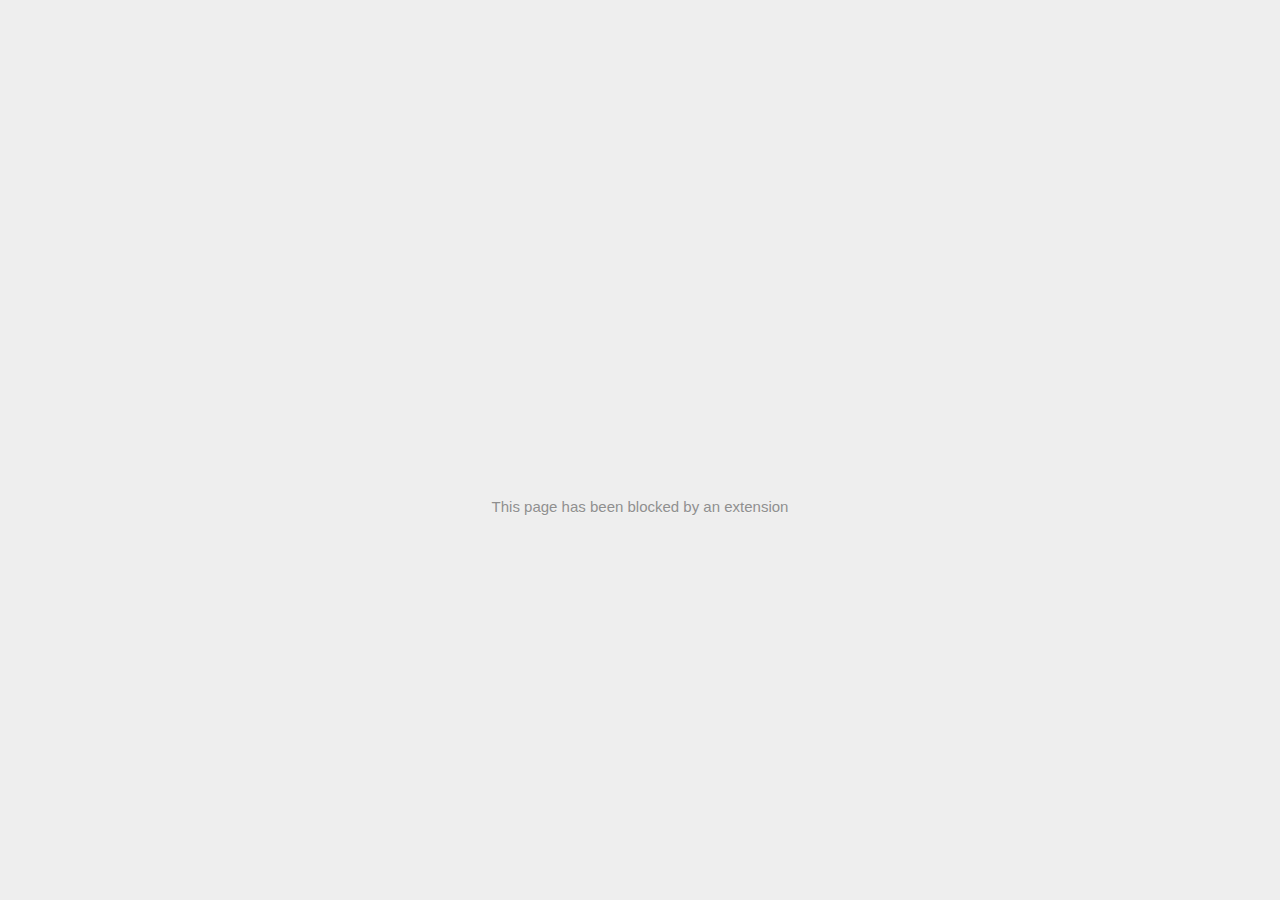
<file: asset/XPENG - Official Website _ XPENG Motors – XPENG (Global)-X9_files/activityi(1).html>
<!DOCTYPE html>
<!-- saved from url=(0029)chrome-error://chromewebdata/ -->
<html dir="ltr" lang="en" subframe=""><head><meta http-equiv="Content-Type" content="text/html; charset=UTF-8">
  
  <meta name="color-scheme" content="light dark">
  <meta name="theme-color" content="#fff">
  <meta name="viewport" content="width=device-width, initial-scale=1.0,
                                 maximum-scale=1.0, user-scalable=no">
  <title>11058314.fls.doubleclick.net</title>
  <style>/* Copyright 2017 The Chromium Authors
 * Use of this source code is governed by a BSD-style license that can be
 * found in the LICENSE file. */

a {
  color: var(--link-color);
}

body {
  --background-color: #fff;
  --error-code-color: var(--google-gray-700);
  --google-blue-50: rgb(232, 240, 254);
  --google-blue-100: rgb(210, 227, 252);
  --google-blue-300: rgb(138, 180, 248);
  --google-blue-600: rgb(26, 115, 232);
  --google-blue-700: rgb(25, 103, 210);
  --google-gray-100: rgb(241, 243, 244);
  --google-gray-300: rgb(218, 220, 224);
  --google-gray-500: rgb(154, 160, 166);
  --google-gray-50: rgb(248, 249, 250);
  --google-gray-600: rgb(128, 134, 139);
  --google-gray-700: rgb(95, 99, 104);
  --google-gray-800: rgb(60, 64, 67);
  --google-gray-900: rgb(32, 33, 36);
  --heading-color: var(--google-gray-900);
  --link-color: rgb(88, 88, 88);
  --primary-button-fill-color-active: var(--google-blue-700);
  --primary-button-fill-color: var(--google-blue-600);
  --primary-button-text-color: #fff;
  --quiet-background-color: rgb(247, 247, 247);
  --secondary-button-border-color: var(--google-gray-500);
  --secondary-button-fill-color: #fff;
  --secondary-button-hover-border-color: var(--google-gray-600);
  --secondary-button-hover-fill-color: var(--google-gray-50);
  --secondary-button-text-color: var(--google-gray-700);
  --small-link-color: var(--google-gray-700);
  --text-color: var(--google-gray-700);
  background: var(--background-color);
  color: var(--text-color);
  word-wrap: break-word;
}

.nav-wrapper .secondary-button {
  background: var(--secondary-button-fill-color);
  border: 1px solid var(--secondary-button-border-color);
  color: var(--secondary-button-text-color);
  float: none;
  margin: 0;
  padding: 8px 16px;
}

.hidden {
  display: none;
}

html {
  -webkit-text-size-adjust: 100%;
  font-size: 125%;
}

.icon {
  background-repeat: no-repeat;
  background-size: 100%;
}

@media (prefers-color-scheme: dark) {
  body {
    --background-color: var(--google-gray-900);
    --error-code-color: var(--google-gray-500);
    --heading-color: var(--google-gray-500);
    --link-color: var(--google-blue-300);
    --primary-button-fill-color-active: rgb(129, 162, 208);
    --primary-button-fill-color: var(--google-blue-300);
    --primary-button-text-color: var(--google-gray-900);
    --quiet-background-color: var(--background-color);
    --secondary-button-border-color: var(--google-gray-700);
    --secondary-button-fill-color: var(--google-gray-900);
    --secondary-button-hover-fill-color: rgb(48, 51, 57);
    --secondary-button-text-color: var(--google-blue-300);
    --small-link-color: var(--google-blue-300);
    --text-color: var(--google-gray-500);
  }
}
</style>
  <style>/* Copyright 2014 The Chromium Authors
   Use of this source code is governed by a BSD-style license that can be
   found in the LICENSE file. */

button {
  border: 0;
  border-radius: 20px;
  box-sizing: border-box;
  color: var(--primary-button-text-color);
  cursor: pointer;
  float: right;
  font-size: .875em;
  margin: 0;
  padding: 8px 16px;
  transition: box-shadow 150ms cubic-bezier(0.4, 0, 0.2, 1);
  user-select: none;
}

[dir='rtl'] button {
  float: left;
}

.bad-clock button,
.captive-portal button,
.https-only button,
.insecure-form button,
.lookalike-url button,
.main-frame-blocked button,
.neterror button,
.pdf button,
.ssl button,
.enterprise-block button,
.enterprise-warn button,
.managed-profile-required button,
.safe-browsing-billing button,
.supervised-user-verify button,
.supervised-user-verify-subframe button {
  background: var(--primary-button-fill-color);
}

button:active {
  background: var(--primary-button-fill-color-active);
  outline: 0;
}

#debugging {
  display: inline;
  overflow: auto;
}

.debugging-content {
  line-height: 1em;
  margin-bottom: 0;
  margin-top: 1em;
}

.debugging-content-fixed-width {
  display: block;
  font-family: monospace;
  font-size: 1.2em;
  margin-top: 0.5em;
}

.debugging-title {
  font-weight: bold;
}

#details {
  margin: 0 0 50px;
}

#details p:not(:first-of-type) {
  margin-top: 20px;
}

.secondary-button:active {
  border-color: white;
  box-shadow: 0 1px 2px 0 rgba(60, 64, 67, .3),
      0 2px 6px 2px rgba(60, 64, 67, .15);
}

.secondary-button:hover {
  background: var(--secondary-button-hover-fill-color);
  border-color: var(--secondary-button-hover-border-color);
  text-decoration: none;
}

.error-code {
  color: var(--error-code-color);
  font-size: .8em;
  margin-top: 12px;
  text-transform: uppercase;
}

#error-debugging-info {
  font-size: 0.8em;
}

h1 {
  color: var(--heading-color);
  font-size: 1.6em;
  font-weight: normal;
  line-height: 1.25em;
  margin-bottom: 16px;
}

h2 {
  font-size: 1.2em;
  font-weight: normal;
}

.icon {
  height: 72px;
  margin: 0 0 40px;
  width: 72px;
}

input[type=checkbox] {
  opacity: 0;
}

input[type=checkbox]:focus ~ .checkbox::after {
  outline: -webkit-focus-ring-color auto 5px;
}

.interstitial-wrapper {
  box-sizing: border-box;
  font-size: 1em;
  line-height: 1.6em;
  margin: 14vh auto 0;
  max-width: 600px;
  width: 100%;
}

#main-message > p {
  display: inline;
}

#extended-reporting-opt-in {
  font-size: .875em;
  margin-top: 32px;
}

#extended-reporting-opt-in label {
  display: grid;
  grid-template-columns: 1.8em 1fr;
  position: relative;
}

#enhanced-protection-message {
  border-radius: 20px;
  font-size: 1em;
  margin-top: 32px;
  padding: 10px 5px;
}

#enhanced-protection-message a {
  color: var(--google-red-10);
}

#enhanced-protection-message label {
  display: grid;
  grid-template-columns: 2.5em 1fr;
  position: relative;
}

#enhanced-protection-message div {
  margin: 0.5em;
}

#enhanced-protection-message .icon {
  height: 1.5em;
  vertical-align: middle;
  width: 1.5em;
}

.nav-wrapper {
  margin-top: 51px;
}

.nav-wrapper::after {
  clear: both;
  content: '';
  display: table;
  width: 100%;
}

.small-link {
  color: var(--small-link-color);
  font-size: .875em;
}

.checkboxes {
  flex: 0 0 24px;
}

.checkbox {
  --padding: .9em;
  background: transparent;
  display: block;
  height: 1em;
  left: -1em;
  padding-inline-start: var(--padding);
  position: absolute;
  right: 0;
  top: -.5em;
  width: 1em;
}

.checkbox::after {
  border: 1px solid white;
  border-radius: 2px;
  content: '';
  height: 1em;
  left: var(--padding);
  position: absolute;
  top: var(--padding);
  width: 1em;
}

.checkbox::before {
  background: transparent;
  border: 2px solid white;
  border-inline-end-width: 0;
  border-top-width: 0;
  content: '';
  height: .2em;
  left: calc(.3em + var(--padding));
  opacity: 0;
  position: absolute;
  top: calc(.3em  + var(--padding));
  transform: rotate(-45deg);
  width: .5em;
}

input[type=checkbox]:checked ~ .checkbox::before {
  opacity: 1;
}

@media (max-width: 700px) {
  .interstitial-wrapper {
    padding: 0 10%;
  }

  #error-debugging-info {
    overflow: auto;
  }
}

@media (max-width: 420px) {
  button,
  [dir='rtl'] button,
  .small-link {
    float: none;
    font-size: .825em;
    font-weight: 500;
    margin: 0;
    width: 100%;
  }

  button {
    padding: 16px 24px;
  }

  #details {
    margin: 20px 0 20px 0;
  }

  #details p:not(:first-of-type) {
    margin-top: 10px;
  }

  .secondary-button:not(.hidden) {
    display: block;
    margin-top: 20px;
    text-align: center;
    width: 100%;
  }

  .interstitial-wrapper {
    padding: 0 5%;
  }

  #extended-reporting-opt-in {
    margin-top: 24px;
  }

  #enhanced-protection-message {
    margin-top: 24px;
  }

  .nav-wrapper {
    margin-top: 30px;
  }
}

/**
 * Mobile specific styling.
 * Navigation buttons are anchored to the bottom of the screen.
 * Details message replaces the top content in its own scrollable area.
 */

@media (max-width: 420px) {
  .nav-wrapper .secondary-button {
    border: 0;
    margin: 16px 0 0;
    margin-inline-end: 0;
    padding-bottom: 16px;
    padding-top: 16px;
  }
}

/* Fixed nav. */
@media (min-width: 240px) and (max-width: 420px) and
       (min-height: 401px),
       (min-width: 421px) and (min-height: 240px) and
       (max-height: 560px) {
  body .nav-wrapper {
    background: var(--background-color);
    bottom: 0;
    box-shadow: 0 -12px 24px var(--background-color);
    left: 0;
    margin: 0 auto;
    max-width: 736px;
    padding-inline-end: 24px;
    padding-inline-start: 24px;
    position: fixed;
    right: 0;
    width: 100%;
    z-index: 2;
  }

  .interstitial-wrapper {
    max-width: 736px;
  }

  #details,
  #main-content {
    padding-bottom: 40px;
  }

  #details {
    padding-top: 5.5vh;
  }

  button.small-link {
    color: var(--google-blue-600);
  }
}

@media (max-width: 420px) and (orientation: portrait),
       (max-height: 560px) {
  body {
    margin: 0 auto;
  }

  button,
  [dir='rtl'] button,
  button.small-link,
  .nav-wrapper .secondary-button {
    font-family: Roboto-Regular,Helvetica;
    font-size: .933em;
    margin: 6px 0;
    transform: translatez(0);
  }

  .nav-wrapper {
    box-sizing: border-box;
    padding-bottom: 8px;
    width: 100%;
  }

  #details {
    box-sizing: border-box;
    height: auto;
    margin: 0;
    opacity: 1;
    transition: opacity 250ms cubic-bezier(0.4, 0, 0.2, 1);
  }

  #details.hidden,
  #main-content.hidden {
    height: 0;
    opacity: 0;
    overflow: hidden;
    padding-bottom: 0;
    transition: none;
  }

  h1 {
    font-size: 1.5em;
    margin-bottom: 8px;
  }

  .icon {
    margin-bottom: 5.69vh;
  }

  .interstitial-wrapper {
    box-sizing: border-box;
    margin: 7vh auto 12px;
    padding: 0 24px;
    position: relative;
  }

  .interstitial-wrapper p {
    font-size: .95em;
    line-height: 1.61em;
    margin-top: 8px;
  }

  #main-content {
    margin: 0;
    transition: opacity 100ms cubic-bezier(0.4, 0, 0.2, 1);
  }

  .small-link {
    border: 0;
  }

  .suggested-left > #control-buttons,
  .suggested-right > #control-buttons {
    float: none;
    margin: 0;
  }
}

@media (min-width: 421px) and (min-height: 500px) and (max-height: 560px) {
  .interstitial-wrapper {
    margin-top: 10vh;
  }
}

@media (min-height: 400px) and (orientation:portrait) {
  .interstitial-wrapper {
    margin-bottom: 145px;
  }
}

@media (min-height: 299px) {
  .nav-wrapper {
    padding-bottom: 16px;
  }
}

@media (max-height: 560px) and (min-height: 240px) and (orientation:landscape) {
  .extended-reporting-has-checkbox #details {
    padding-bottom: 80px;
  }
}

@media (min-height: 500px) and (max-height: 650px) and (max-width: 414px) and
       (orientation: portrait) {
  .interstitial-wrapper {
    margin-top: 7vh;
  }
}

@media (min-height: 650px) and (max-width: 414px) and (orientation: portrait) {
  .interstitial-wrapper {
    margin-top: 10vh;
  }
}

/* Small mobile screens. No fixed nav. */
@media (max-height: 400px) and (orientation: portrait),
       (max-height: 239px) and (orientation: landscape),
       (max-width: 419px) and (max-height: 399px) {
  .interstitial-wrapper {
    display: flex;
    flex-direction: column;
    margin-bottom: 0;
  }

  #details {
    flex: 1 1 auto;
    order: 0;
  }

  #main-content {
    flex: 1 1 auto;
    order: 0;
  }

  .nav-wrapper {
    flex: 0 1 auto;
    margin-top: 8px;
    order: 1;
    padding-inline-end: 0;
    padding-inline-start: 0;
    position: relative;
    width: 100%;
  }

  button,
  .nav-wrapper .secondary-button {
    padding: 16px 24px;
  }

  button.small-link {
    color: var(--google-blue-600);
  }
}

@media (max-width: 239px) and (orientation: portrait) {
  .nav-wrapper {
    padding-inline-end: 0;
    padding-inline-start: 0;
  }
}
</style>
  <style>/* Copyright 2013 The Chromium Authors
 * Use of this source code is governed by a BSD-style license that can be
 * found in the LICENSE file. */

/* Don't use the main frame div when the error is in a subframe. */
html[subframe] #main-frame-error {
  display: none;
}

/* Don't use the subframe error div when the error is in a main frame. */
html:not([subframe]) #sub-frame-error {
  display: none;
}

h1 {
  margin-top: 0;
  word-wrap: break-word;
}

h1 span {
  font-weight: 500;
}

a {
  text-decoration: none;
}

.icon {
  -webkit-user-select: none;
  display: inline-block;
}

.icon-generic {
  /* Can't access chrome://theme/IDR_ERROR_NETWORK_GENERIC from an untrusted
   * renderer process, so embed the resource manually. */
  content: image-set(
      url([data-uri]) 1x,
      url([data-uri]) 2x);
}

.icon-info {
  content: image-set(
      url([data-uri]) 1x,
      url([data-uri]) 2x);
}

.icon-offline {
  content: image-set(
      url([data-uri]) 1x,
      url([data-uri]) 2x);
  position: relative;
}

.icon-disabled {
  content: image-set(
      url([data-uri]) 1x,
      url([data-uri]) 2x);
  width: 112px;
}

.hidden {
  display: none;
}

#suggestions-list a {
  color: var(--google-blue-600);
}

#suggestions-list p {
  margin-block-end: 0;
}

#suggestions-list ul {
  margin-top: 0;
}

.single-suggestion {
  list-style-type: none;
  padding-inline-start: 0;
}

.link-button {
  color: rgb(66, 133, 244);
  display: inline-block;
  font-weight: bold;
  text-transform: uppercase;
}

#sub-frame-error-details {

  color: #8F8F8F;

  /* Not done on mobile for performance reasons. */
  text-shadow: 0 1px 0 rgba(255,255,255,0.3);

}

.secondary-button {
  background: #d9d9d9;
  color: #696969;
  margin-inline-end: 16px;
}

.snackbar {
  background: #323232;
  border-radius: 2px;
  bottom: 24px;
  box-sizing: border-box;
  color: #fff;
  font-size: .87em;
  left: 24px;
  max-width: 568px;
  min-width: 288px;
  opacity: 0;
  padding: 16px 24px 12px;
  position: fixed;
  transform: translateY(90px);
  will-change: opacity, transform;
  z-index: 999;
}

.snackbar-show {
  -webkit-animation:
    show-snackbar 250ms cubic-bezier(0, 0, 0.2, 1) forwards,
    hide-snackbar 250ms cubic-bezier(0.4, 0, 1, 1) forwards 5s;
}

@-webkit-keyframes show-snackbar {
  100% {
    opacity: 1;
    transform: translateY(0);
  }
}

@-webkit-keyframes hide-snackbar {
  0% {
    opacity: 1;
    transform: translateY(0);
  }
  100% {
    opacity: 0;
    transform: translateY(90px);
  }
}

.suggestions {
  margin-top: 18px;
}

.suggestion-header {
  font-weight: bold;
  margin-bottom: 4px;
}

.suggestion-body {
  color: #777;
}

/* Decrease padding at low sizes. */
@media (max-width: 640px), (max-height: 640px) {
  h1 {
    margin: 0 0 15px;
  }
  .suggestions {
    margin-top: 10px;
  }
  .suggestion-header {
    margin-bottom: 0;
  }
}

#cancel-save-page-button {
  background-image: url([data-uri]);
  background-position: right 27px center;
  background-repeat: no-repeat;
  border: 1px solid var(--google-gray-300);
  border-radius: 5px;
  color: var(--google-gray-700);
  margin-bottom: 26px;
  padding-bottom: 16px;
  padding-inline-end: 88px;
  padding-inline-start: 16px;
  padding-top: 16px;
  text-align: start;
}

html[dir='rtl'] #cancel-save-page-button {
  background-position: left 27px center;
}

#save-page-for-later-button {
  display: flex;
  justify-content: start;
}

#save-page-for-later-button a::before {
  content: url([data-uri]);
  display: inline-block;
  margin-inline-end: 4px;
  vertical-align: -webkit-baseline-middle;
}

.hidden#save-page-for-later-button {
  display: none;
}

/* Don't allow overflow when in a subframe. */
html[subframe] body {
  overflow: hidden;
}

#sub-frame-error {
  -webkit-align-items: center;
  -webkit-flex-flow: column;
  -webkit-justify-content: center;
  background-color: #DDD;
  display: -webkit-flex;
  height: 100%;
  left: 0;
  position: absolute;
  text-align: center;
  top: 0;
  transition: background-color 200ms ease-in-out;
  width: 100%;
}

#sub-frame-error:hover {
  background-color: #EEE;
}

#sub-frame-error .icon-generic {
  margin: 0 0 16px;
}

#sub-frame-error-details {
  margin: 0 10px;
  text-align: center;
  opacity: 0;
}

/* Show details only when hovering. */
#sub-frame-error:hover #sub-frame-error-details {
  opacity: 1;
}

/* If the iframe is too small, always hide the error code. */
/* TODO(mmenke): See if overflow: no-display works better, once supported. */
@media (max-width: 200px), (max-height: 95px) {
  #sub-frame-error-details {
    display: none;
  }
}

/* Adjust icon for small embedded frames in apps. */
@media (max-height: 100px) {
  #sub-frame-error .icon-generic {
    height: auto;
    margin: 0;
    padding-top: 0;
    width: 25px;
  }
}

/* details-button is special; it's a <button> element that looks like a link. */
#details-button {
  box-shadow: none;
  min-width: 0;
}

/* Styles for platform dependent separation of controls and details button. */
.suggested-left > #control-buttons,
.suggested-right > #details-button {
  float: left;
}

.suggested-right > #control-buttons,
.suggested-left > #details-button {
  float: right;
}

.suggested-left .secondary-button {
  margin-inline-end: 0;
  margin-inline-start: 16px;
}

#details-button.singular {
  float: none;
}

/* download-button shows both icon and text. */
#download-button {
  padding-bottom: 4px;
  padding-top: 4px;
  position: relative;
}

#download-button::before {
  background: image-set(
      url([data-uri]) 1x,
      url([data-uri]) 2x)
    no-repeat;
  content: '';
  display: inline-block;
  height: 24px;
  margin-inline-end: 4px;
  margin-inline-start: -4px;
  vertical-align: middle;
  width: 24px;
}

#download-button:disabled {
  background: rgb(180, 206, 249);
  color: rgb(255, 255, 255);
}

#buttons::after {
  clear: both;
  content: '';
  display: block;
  width: 100%;
}

/* Offline page */
html[dir='rtl'] .runner-container,
html[dir='rtl'].offline .icon-offline {
  transform: scaleX(-1);
}

.offline {
  transition: filter 1.5s cubic-bezier(0.65, 0.05, 0.36, 1),
              background-color 1.5s cubic-bezier(0.65, 0.05, 0.36, 1);

  will-change: filter, background-color;

}

.offline body {
  transition: background-color 1.5s cubic-bezier(0.65, 0.05, 0.36, 1);
}

.offline #main-message > p {
  display: none;
}

.offline.inverted {
  background-color: #fff;
  filter: invert(1);
}

.offline.inverted body {
  background-color: #fff;
}

.offline .interstitial-wrapper {
  color: var(--text-color);
  font-size: 1em;
  line-height: 1.55;
  margin: 0 auto;
  max-width: 600px;
  padding-top: 100px;
  position: relative;
  width: 100%;
}

.offline .runner-container {
  direction: ltr;
  height: 150px;
  max-width: 600px;
  overflow: hidden;
  position: absolute;
  top: 35px;
  width: 44px;
}

.offline .runner-container:focus {
  outline: none;
}

.offline .runner-container:focus-visible {
  outline: 3px solid var(--google-blue-300);
}

.offline .runner-canvas {
  height: 150px;
  max-width: 600px;
  opacity: 1;
  overflow: hidden;
  position: absolute;
  top: 0;
  z-index: 10;
}

.offline .controller {
  height: 100vh;
  left: 0;
  position: absolute;
  top: 0;
  width: 100vw;
  z-index: 9;
}

#offline-resources {
  display: none;
}

#offline-instruction {
  image-rendering: pixelated;
  left: 0;
  margin: auto;
  position: absolute;
  right: 0;
  top: 60px;
  width: fit-content;
}

.offline-runner-live-region {
  bottom: 0;
  clip-path: polygon(0 0, 0 0, 0 0);
  color: var(--background-color);
  display: block;
  font-size: xx-small;
  overflow: hidden;
  position: absolute;
  text-align: center;
  transition: color 1.5s cubic-bezier(0.65, 0.05, 0.36, 1);
  user-select: none;
}

/* Custom toggle */
.slow-speed-option {
  align-items: center;
  background: var(--google-gray-50);
  border-radius: 24px/50%;
  bottom: 0;
  color: var(--error-code-color);
  display: inline-flex;
  font-size: 1em;
  left: 0;
  line-height: 1.1em;
  margin: 5px auto;
  padding: 2px 12px 3px 20px;
  position: absolute;
  right: 0;
  width: max-content;
  z-index: 999;
}

.slow-speed-option.hidden {
  display: none;
}

.slow-speed-option [type=checkbox] {
  opacity: 0;
  pointer-events: none;
  position: absolute;
}

.slow-speed-option .slow-speed-toggle {
  cursor: pointer;
  margin-inline-start: 8px;
  padding: 8px 4px;
  position: relative;
}

.slow-speed-option [type=checkbox]:disabled ~ .slow-speed-toggle {
  cursor: default;
}

.slow-speed-option-label [type=checkbox] {
  opacity: 0;
  pointer-events: none;
  position: absolute;
}

.slow-speed-option .slow-speed-toggle::before,
.slow-speed-option .slow-speed-toggle::after {
  content: '';
  display: block;
  margin: 0 3px;
  transition: all 100ms cubic-bezier(0.4, 0, 1, 1);
}

.slow-speed-option .slow-speed-toggle::before {
  background: rgb(189,193,198);
  border-radius: 0.65em;
  height: 0.9em;
  width: 2em;
}

.slow-speed-option .slow-speed-toggle::after {
  background: #fff;
  border-radius: 50%;
  box-shadow: 0 1px 3px 0 rgb(0 0 0 / 40%);
  height: 1.2em;
  position: absolute;
  top: 51%;
  transform: translate(-20%, -50%);
  width: 1.1em;
}

.slow-speed-option [type=checkbox]:focus + .slow-speed-toggle {
  box-shadow: 0 0 8px rgb(94, 158, 214);
  outline: 1px solid rgb(93, 157, 213);
}

.slow-speed-option [type=checkbox]:checked + .slow-speed-toggle::before {
  background: var(--google-blue-600);
  opacity: 0.5;
}

.slow-speed-option [type=checkbox]:checked + .slow-speed-toggle::after {
  background: var(--google-blue-600);
  transform: translate(calc(2em - 90%), -50%);
}

.slow-speed-option [type=checkbox]:checked:disabled +
  .slow-speed-toggle::before {
  background: rgb(189,193,198);
}

.slow-speed-option [type=checkbox]:checked:disabled +
  .slow-speed-toggle::after {
  background: var(--google-gray-50);
}

@media (max-width: 420px) {
  #download-button {
    padding-bottom: 12px;
    padding-top: 12px;
  }

  .suggested-left > #control-buttons,
  .suggested-right > #control-buttons {
    float: none;
  }

  .snackbar {
    border-radius: 0;
    bottom: 0;
    left: 0;
    width: 100%;
  }
}

@media (max-height: 350px) {
  h1 {
    margin: 0 0 15px;
  }

  .icon-offline {
    margin: 0 0 10px;
  }

  .interstitial-wrapper {
    margin-top: 5%;
  }

  .nav-wrapper {
    margin-top: 30px;
  }
}

@media (min-width: 420px) and (max-width: 736px) and
       (min-height: 240px) and (max-height: 420px) and
       (orientation:landscape) {
  .interstitial-wrapper {
    margin-bottom: 100px;
  }
}

@media (max-width: 360px) and (max-height: 480px) {
  .offline .interstitial-wrapper {
    padding-top: 60px;
  }

  .offline .runner-container {
    top: 8px;
  }
}

@media (min-height: 240px) and (orientation: landscape) {
  .offline .interstitial-wrapper {
    margin-bottom: 90px;
  }

  .icon-offline {
    margin-bottom: 20px;
  }
}

@media (max-height: 320px) and (orientation: landscape) {
  .icon-offline {
    margin-bottom: 0;
  }

  .offline .runner-container {
    top: 10px;
  }
}

@media (max-width: 240px) {
  button {
    padding-inline-end: 12px;
    padding-inline-start: 12px;
  }

  .interstitial-wrapper {
    overflow: inherit;
    padding: 0 8px;
  }
}

@media (max-width: 120px) {
  button {
    width: auto;
  }
}

.arcade-mode,
.arcade-mode .runner-container,
.arcade-mode .runner-canvas {
  image-rendering: pixelated;
  max-width: 100%;
  overflow: hidden;
}

.arcade-mode #buttons,
.arcade-mode #main-content {
  opacity: 0;
  overflow: hidden;
}

.arcade-mode .interstitial-wrapper {
  height: 100vh;
  max-width: 100%;
  overflow: hidden;
}

.arcade-mode .runner-container {
  left: 0;
  margin: auto;
  right: 0;
  transform-origin: top center;
  transition: transform 250ms cubic-bezier(0.4, 0, 1, 1) 400ms;
  z-index: 2;
}

@media (prefers-color-scheme: dark) {
  .icon {
    filter: invert(1);
  }

  .offline .runner-canvas {
    filter: invert(1);
  }

  .offline.inverted {
    background-color: var(--background-color);
    filter: invert(0);
  }

  .offline.inverted body {
    background-color: #fff;
  }

  .offline.inverted .offline-runner-live-region {
    color: #fff;
  }

  #suggestions-list a {
    color: var(--link-color);
  }

  .slow-speed-option {
    background: var(--google-gray-800);
    color: var(--google-gray-100);
  }

  .slow-speed-option .slow-speed-toggle::before,
  .slow-speed-option [type=checkbox]:checked:disabled +
    .slow-speed-toggle::before {
     background: rgb(189,193,198);
  }

  .slow-speed-option [type=checkbox]:checked + .slow-speed-toggle::after,
  .slow-speed-option [type=checkbox]:checked + .slow-speed-toggle::before {
    background: var(--google-blue-300);
  }
}

#main-frame-error:not(.showing-details) #details {
  display: none;
}

@media (min-width: 240px) and (max-width: 420px) and (min-height: 401px),
       (min-height: 240px) and (max-height: 560px) and (min-width: 421px) {
  #main-frame-error.showing-details #main-content,
  #main-frame-error.showing-details .runner-container {
    display: none;
  }
}
</style>


  <script>// Copyright 2022 The Chromium Authors
// Use of this source code is governed by a BSD-style license that can be
// found in the LICENSE file.
function assert(value,message){if(value){return}throw new Error("Assertion failed"+(message?`: ${message}`:""))}
// Copyright 2022 The Chromium Authors
// Use of this source code is governed by a BSD-style license that can be
// found in the LICENSE file.
class LoadTimeData{data_=null;set data(value){assert(!this.data_,"Re-setting data.");this.data_=value}valueExists(id){assert(this.data_,"No data. Did you remember to include strings.js?");return id in this.data_}getValue(id){assert(this.data_,"No data. Did you remember to include strings.js?");const value=this.data_[id];assert(typeof value!=="undefined","Could not find value for "+id);return value}getString(id){const value=this.getValue(id);assert(typeof value==="string",`[${value}] (${id}) is not a string`);return value}getStringF(id,...args){const value=this.getString(id);if(!value){return""}return this.substituteString(value,...args)}substituteString(label,...args){return label.replace(/\$(.|$|\n)/g,(function(m){assert(m.match(/\$[$1-9]/),"Unescaped $ found in localized string.");if(m==="$$"){return"$"}const substitute=args[Number(m[1])-1];if(substitute===undefined||substitute===null){return""}return substitute.toString()}))}getSubstitutedStringPieces(label,...args){const pieces=(label.match(/(\$[1-9])|(([^$]|\$([^1-9]|$))+)/g)||[]).map((function(p){if(!p.match(/^\$[1-9]$/)){assert((p.match(/\$/g)||[]).length%2===0,"Unescaped $ found in localized string.");return{value:p.replace(/\$\$/g,"$"),arg:null}}const substitute=args[Number(p[1])-1];if(substitute===undefined||substitute===null){return{value:"",arg:p}}return{value:substitute.toString(),arg:p}}));return pieces}getBoolean(id){const value=this.getValue(id);assert(typeof value==="boolean",`[${value}] (${id}) is not a boolean`);return value}getInteger(id){const value=this.getValue(id);assert(typeof value==="number",`[${value}] (${id}) is not a number`);assert(value===Math.floor(value),"Number isn't integer: "+value);return value}overrideValues(replacements){assert(typeof replacements==="object","Replacements must be a dictionary object.");assert(this.data_,"Data must exist before being overridden");for(const key in replacements){this.data_[key]=replacements[key]}}resetForTesting(newData=null){this.data_=newData}isInitialized(){return this.data_!==null}}const loadTimeData=new LoadTimeData;
// Copyright 2022 The Chromium Authors
// Use of this source code is governed by a BSD-style license that can be
// found in the LICENSE file.
function getRequiredElement(id){const el=document.querySelector(`#${id}`);assert(el);assert(el instanceof HTMLElement);return el}
/**
 * @license
 * Copyright 2019 Google LLC
 * SPDX-License-Identifier: BSD-3-Clause
 */const t$3=globalThis,e$3=t$3.ShadowRoot&&(void 0===t$3.ShadyCSS||t$3.ShadyCSS.nativeShadow)&&"adoptedStyleSheets"in Document.prototype&&"replace"in CSSStyleSheet.prototype,s$3=Symbol(),o$4=new WeakMap;let n$3=class n{constructor(t,e,o){if(this._$cssResult$=!0,o!==s$3)throw Error("CSSResult is not constructable. Use `unsafeCSS` or `css` instead.");this.cssText=t,this.t=e}get styleSheet(){let t=this.o;const s=this.t;if(e$3&&void 0===t){const e=void 0!==s&&1===s.length;e&&(t=o$4.get(s)),void 0===t&&((this.o=t=new CSSStyleSheet).replaceSync(this.cssText),e&&o$4.set(s,t))}return t}toString(){return this.cssText}};const r$3=t=>new n$3("string"==typeof t?t:t+"",void 0,s$3),S$1=(s,o)=>{if(e$3)s.adoptedStyleSheets=o.map((t=>t instanceof CSSStyleSheet?t:t.styleSheet));else for(const e of o){const o=document.createElement("style"),n=t$3.litNonce;void 0!==n&&o.setAttribute("nonce",n),o.textContent=e.cssText,s.appendChild(o)}},c$3=e$3?t=>t:t=>t instanceof CSSStyleSheet?(t=>{let e="";for(const s of t.cssRules)e+=s.cssText;return r$3(e)})(t):t
/**
 * @license
 * Copyright 2017 Google LLC
 * SPDX-License-Identifier: BSD-3-Clause
 */;const{is:i$3,defineProperty:e$2,getOwnPropertyDescriptor:h$2,getOwnPropertyNames:r$2,getOwnPropertySymbols:o$3,getPrototypeOf:n$2}=Object,a$1=globalThis,c$2=a$1.trustedTypes,l$1=c$2?c$2.emptyScript:"",p$1=a$1.reactiveElementPolyfillSupport,d$1=(t,s)=>t,u$1={toAttribute(t,s){switch(s){case Boolean:t=t?l$1:null;break;case Object:case Array:t=null==t?t:JSON.stringify(t)}return t},fromAttribute(t,s){let i=t;switch(s){case Boolean:i=null!==t;break;case Number:i=null===t?null:Number(t);break;case Object:case Array:try{i=JSON.parse(t)}catch(t){i=null}}return i}},f$3=(t,s)=>!i$3(t,s),b={attribute:!0,type:String,converter:u$1,reflect:!1,useDefault:!1,hasChanged:f$3};Symbol.metadata??=Symbol("metadata"),a$1.litPropertyMetadata??=new WeakMap;let y$1=class y extends HTMLElement{static addInitializer(t){this._$Ei(),(this.l??=[]).push(t)}static get observedAttributes(){return this.finalize(),this._$Eh&&[...this._$Eh.keys()]}static createProperty(t,s=b){if(s.state&&(s.attribute=!1),this._$Ei(),this.prototype.hasOwnProperty(t)&&((s=Object.create(s)).wrapped=!0),this.elementProperties.set(t,s),!s.noAccessor){const i=Symbol(),h=this.getPropertyDescriptor(t,i,s);void 0!==h&&e$2(this.prototype,t,h)}}static getPropertyDescriptor(t,s,i){const{get:e,set:r}=h$2(this.prototype,t)??{get(){return this[s]},set(t){this[s]=t}};return{get:e,set(s){const h=e?.call(this);r?.call(this,s),this.requestUpdate(t,h,i)},configurable:!0,enumerable:!0}}static getPropertyOptions(t){return this.elementProperties.get(t)??b}static _$Ei(){if(this.hasOwnProperty(d$1("elementProperties")))return;const t=n$2(this);t.finalize(),void 0!==t.l&&(this.l=[...t.l]),this.elementProperties=new Map(t.elementProperties)}static finalize(){if(this.hasOwnProperty(d$1("finalized")))return;if(this.finalized=!0,this._$Ei(),this.hasOwnProperty(d$1("properties"))){const t=this.properties,s=[...r$2(t),...o$3(t)];for(const i of s)this.createProperty(i,t[i])}const t=this[Symbol.metadata];if(null!==t){const s=litPropertyMetadata.get(t);if(void 0!==s)for(const[t,i]of s)this.elementProperties.set(t,i)}this._$Eh=new Map;for(const[t,s]of this.elementProperties){const i=this._$Eu(t,s);void 0!==i&&this._$Eh.set(i,t)}this.elementStyles=this.finalizeStyles(this.styles)}static finalizeStyles(s){const i=[];if(Array.isArray(s)){const e=new Set(s.flat(1/0).reverse());for(const s of e)i.unshift(c$3(s))}else void 0!==s&&i.push(c$3(s));return i}static _$Eu(t,s){const i=s.attribute;return!1===i?void 0:"string"==typeof i?i:"string"==typeof t?t.toLowerCase():void 0}constructor(){super(),this._$Ep=void 0,this.isUpdatePending=!1,this.hasUpdated=!1,this._$Em=null,this._$Ev()}_$Ev(){this._$ES=new Promise((t=>this.enableUpdating=t)),this._$AL=new Map,this._$E_(),this.requestUpdate(),this.constructor.l?.forEach((t=>t(this)))}addController(t){(this._$EO??=new Set).add(t),void 0!==this.renderRoot&&this.isConnected&&t.hostConnected?.()}removeController(t){this._$EO?.delete(t)}_$E_(){const t=new Map,s=this.constructor.elementProperties;for(const i of s.keys())this.hasOwnProperty(i)&&(t.set(i,this[i]),delete this[i]);t.size>0&&(this._$Ep=t)}createRenderRoot(){const t=this.shadowRoot??this.attachShadow(this.constructor.shadowRootOptions);return S$1(t,this.constructor.elementStyles),t}connectedCallback(){this.renderRoot??=this.createRenderRoot(),this.enableUpdating(!0),this._$EO?.forEach((t=>t.hostConnected?.()))}enableUpdating(t){}disconnectedCallback(){this._$EO?.forEach((t=>t.hostDisconnected?.()))}attributeChangedCallback(t,s,i){this._$AK(t,i)}_$ET(t,s){const i=this.constructor.elementProperties.get(t),e=this.constructor._$Eu(t,i);if(void 0!==e&&!0===i.reflect){const h=(void 0!==i.converter?.toAttribute?i.converter:u$1).toAttribute(s,i.type);this._$Em=t,null==h?this.removeAttribute(e):this.setAttribute(e,h),this._$Em=null}}_$AK(t,s){const i=this.constructor,e=i._$Eh.get(t);if(void 0!==e&&this._$Em!==e){const t=i.getPropertyOptions(e),h="function"==typeof t.converter?{fromAttribute:t.converter}:void 0!==t.converter?.fromAttribute?t.converter:u$1;this._$Em=e,this[e]=h.fromAttribute(s,t.type)??this._$Ej?.get(e)??null,this._$Em=null}}requestUpdate(t,s,i){if(void 0!==t){const e=this.constructor,h=this[t];if(i??=e.getPropertyOptions(t),!((i.hasChanged??f$3)(h,s)||i.useDefault&&i.reflect&&h===this._$Ej?.get(t)&&!this.hasAttribute(e._$Eu(t,i))))return;this.C(t,s,i)}!1===this.isUpdatePending&&(this._$ES=this._$EP())}C(t,s,{useDefault:i,reflect:e,wrapped:h},r){i&&!(this._$Ej??=new Map).has(t)&&(this._$Ej.set(t,r??s??this[t]),!0!==h||void 0!==r)||(this._$AL.has(t)||(this.hasUpdated||i||(s=void 0),this._$AL.set(t,s)),!0===e&&this._$Em!==t&&(this._$Eq??=new Set).add(t))}async _$EP(){this.isUpdatePending=!0;try{await this._$ES}catch(t){Promise.reject(t)}const t=this.scheduleUpdate();return null!=t&&await t,!this.isUpdatePending}scheduleUpdate(){return this.performUpdate()}performUpdate(){if(!this.isUpdatePending)return;if(!this.hasUpdated){if(this.renderRoot??=this.createRenderRoot(),this._$Ep){for(const[t,s]of this._$Ep)this[t]=s;this._$Ep=void 0}const t=this.constructor.elementProperties;if(t.size>0)for(const[s,i]of t){const{wrapped:t}=i,e=this[s];!0!==t||this._$AL.has(s)||void 0===e||this.C(s,void 0,i,e)}}let t=!1;const s=this._$AL;try{t=this.shouldUpdate(s),t?(this.willUpdate(s),this._$EO?.forEach((t=>t.hostUpdate?.())),this.update(s)):this._$EM()}catch(s){throw t=!1,this._$EM(),s}t&&this._$AE(s)}willUpdate(t){}_$AE(t){this._$EO?.forEach((t=>t.hostUpdated?.())),this.hasUpdated||(this.hasUpdated=!0,this.firstUpdated(t)),this.updated(t)}_$EM(){this._$AL=new Map,this.isUpdatePending=!1}get updateComplete(){return this.getUpdateComplete()}getUpdateComplete(){return this._$ES}shouldUpdate(t){return!0}update(t){this._$Eq&&=this._$Eq.forEach((t=>this._$ET(t,this[t]))),this._$EM()}updated(t){}firstUpdated(t){}};y$1.elementStyles=[],y$1.shadowRootOptions={mode:"open"},y$1[d$1("elementProperties")]=new Map,y$1[d$1("finalized")]=new Map,p$1?.({ReactiveElement:y$1}),(a$1.reactiveElementVersions??=[]).push("2.1.0");
/**
 * @license
 * Copyright 2017 Google LLC
 * SPDX-License-Identifier: BSD-3-Clause
 */const t$2=globalThis,i$2=t$2.trustedTypes,s$2=i$2?i$2.createPolicy("lit-html-desktop",{createHTML:t=>t}):void 0,e$1="$lit$",h$1=`lit$${Math.random().toFixed(9).slice(2)}$`,o$2="?"+h$1,n$1=`<${o$2}>`,r$1=document,l=()=>r$1.createComment(""),c$1=t=>null===t||"object"!=typeof t&&"function"!=typeof t,a=Array.isArray,u=t=>a(t)||"function"==typeof t?.[Symbol.iterator],d="[ \t\n\f\r]",f$2=/<(?:(!--|\/[^a-zA-Z])|(\/?[a-zA-Z][^>\s]*)|(\/?$))/g,v=/-->/g,_=/>/g,m=RegExp(`>|${d}(?:([^\\s"'>=/]+)(${d}*=${d}*(?:[^ \t\n\f\r"'\`<>=]|("|')|))|$)`,"g"),p=/'/g,g=/"/g,$=/^(?:script|style|textarea|title)$/i,y=t=>(i,...s)=>({_$litType$:t,strings:i,values:s}),x=y(1),T=Symbol.for("lit-noChange"),E=Symbol.for("lit-nothing"),A=new WeakMap,C=r$1.createTreeWalker(r$1,129);function P(t,i){if(!a(t)||!t.hasOwnProperty("raw"))throw Error("invalid template strings array");return void 0!==s$2?s$2.createHTML(i):i}const V=(t,i)=>{const s=t.length-1,o=[];let r,l=2===i?"<svg>":3===i?"<math>":"",c=f$2;for(let i=0;i<s;i++){const s=t[i];let a,u,d=-1,y=0;for(;y<s.length&&(c.lastIndex=y,u=c.exec(s),null!==u);)y=c.lastIndex,c===f$2?"!--"===u[1]?c=v:void 0!==u[1]?c=_:void 0!==u[2]?($.test(u[2])&&(r=RegExp("</"+u[2],"g")),c=m):void 0!==u[3]&&(c=m):c===m?">"===u[0]?(c=r??f$2,d=-1):void 0===u[1]?d=-2:(d=c.lastIndex-u[2].length,a=u[1],c=void 0===u[3]?m:'"'===u[3]?g:p):c===g||c===p?c=m:c===v||c===_?c=f$2:(c=m,r=void 0);const x=c===m&&t[i+1].startsWith("/>")?" ":"";l+=c===f$2?s+n$1:d>=0?(o.push(a),s.slice(0,d)+e$1+s.slice(d)+h$1+x):s+h$1+(-2===d?i:x)}return[P(t,l+(t[s]||"<?>")+(2===i?"</svg>":3===i?"</math>":"")),o]};class N{constructor({strings:t,_$litType$:s},n){let r;this.parts=[];let c=0,a=0;const u=t.length-1,d=this.parts,[f,v]=V(t,s);if(this.el=N.createElement(f,n),C.currentNode=this.el.content,2===s||3===s){const t=this.el.content.firstChild;t.replaceWith(...t.childNodes)}for(;null!==(r=C.nextNode())&&d.length<u;){if(1===r.nodeType){if(r.hasAttributes())for(const t of r.getAttributeNames())if(t.endsWith(e$1)){const i=v[a++],s=r.getAttribute(t).split(h$1),e=/([.?@])?(.*)/.exec(i);d.push({type:1,index:c,name:e[2],strings:s,ctor:"."===e[1]?H:"?"===e[1]?I:"@"===e[1]?L:k}),r.removeAttribute(t)}else t.startsWith(h$1)&&(d.push({type:6,index:c}),r.removeAttribute(t));if($.test(r.tagName)){const t=r.textContent.split(h$1),s=t.length-1;if(s>0){r.textContent=i$2?i$2.emptyScript:"";for(let i=0;i<s;i++)r.append(t[i],l()),C.nextNode(),d.push({type:2,index:++c});r.append(t[s],l())}}}else if(8===r.nodeType)if(r.data===o$2)d.push({type:2,index:c});else{let t=-1;for(;-1!==(t=r.data.indexOf(h$1,t+1));)d.push({type:7,index:c}),t+=h$1.length-1}c++}}static createElement(t,i){const s=r$1.createElement("template");return s.innerHTML=t,s}}function S(t,i,s=t,e){if(i===T)return i;let h=void 0!==e?s._$Co?.[e]:s._$Cl;const o=c$1(i)?void 0:i._$litDirective$;return h?.constructor!==o&&(h?._$AO?.(!1),void 0===o?h=void 0:(h=new o(t),h._$AT(t,s,e)),void 0!==e?(s._$Co??=[])[e]=h:s._$Cl=h),void 0!==h&&(i=S(t,h._$AS(t,i.values),h,e)),i}class M{constructor(t,i){this._$AV=[],this._$AN=void 0,this._$AD=t,this._$AM=i}get parentNode(){return this._$AM.parentNode}get _$AU(){return this._$AM._$AU}u(t){const{el:{content:i},parts:s}=this._$AD,e=(t?.creationScope??r$1).importNode(i,!0);C.currentNode=e;let h=C.nextNode(),o=0,n=0,l=s[0];for(;void 0!==l;){if(o===l.index){let i;2===l.type?i=new R(h,h.nextSibling,this,t):1===l.type?i=new l.ctor(h,l.name,l.strings,this,t):6===l.type&&(i=new z(h,this,t)),this._$AV.push(i),l=s[++n]}o!==l?.index&&(h=C.nextNode(),o++)}return C.currentNode=r$1,e}p(t){let i=0;for(const s of this._$AV)void 0!==s&&(void 0!==s.strings?(s._$AI(t,s,i),i+=s.strings.length-2):s._$AI(t[i])),i++}}class R{get _$AU(){return this._$AM?._$AU??this._$Cv}constructor(t,i,s,e){this.type=2,this._$AH=E,this._$AN=void 0,this._$AA=t,this._$AB=i,this._$AM=s,this.options=e,this._$Cv=e?.isConnected??!0}get parentNode(){let t=this._$AA.parentNode;const i=this._$AM;return void 0!==i&&11===t?.nodeType&&(t=i.parentNode),t}get startNode(){return this._$AA}get endNode(){return this._$AB}_$AI(t,i=this){t=S(this,t,i),c$1(t)?t===E||null==t||""===t?(this._$AH!==E&&this._$AR(),this._$AH=E):t!==this._$AH&&t!==T&&this._(t):void 0!==t._$litType$?this.$(t):void 0!==t.nodeType?this.T(t):u(t)?this.k(t):this._(t)}O(t){return this._$AA.parentNode.insertBefore(t,this._$AB)}T(t){this._$AH!==t&&(this._$AR(),this._$AH=this.O(t))}_(t){this._$AH!==E&&c$1(this._$AH)?this._$AA.nextSibling.data=t:this.T(r$1.createTextNode(t)),this._$AH=t}$(t){const{values:i,_$litType$:s}=t,e="number"==typeof s?this._$AC(t):(void 0===s.el&&(s.el=N.createElement(P(s.h,s.h[0]),this.options)),s);if(this._$AH?._$AD===e)this._$AH.p(i);else{const t=new M(e,this),s=t.u(this.options);t.p(i),this.T(s),this._$AH=t}}_$AC(t){let i=A.get(t.strings);return void 0===i&&A.set(t.strings,i=new N(t)),i}k(t){a(this._$AH)||(this._$AH=[],this._$AR());const i=this._$AH;let s,e=0;for(const h of t)e===i.length?i.push(s=new R(this.O(l()),this.O(l()),this,this.options)):s=i[e],s._$AI(h),e++;e<i.length&&(this._$AR(s&&s._$AB.nextSibling,e),i.length=e)}_$AR(t=this._$AA.nextSibling,i){for(this._$AP?.(!1,!0,i);t&&t!==this._$AB;){const i=t.nextSibling;t.remove(),t=i}}setConnected(t){void 0===this._$AM&&(this._$Cv=t,this._$AP?.(t))}}class k{get tagName(){return this.element.tagName}get _$AU(){return this._$AM._$AU}constructor(t,i,s,e,h){this.type=1,this._$AH=E,this._$AN=void 0,this.element=t,this.name=i,this._$AM=e,this.options=h,s.length>2||""!==s[0]||""!==s[1]?(this._$AH=Array(s.length-1).fill(new String),this.strings=s):this._$AH=E}_$AI(t,i=this,s,e){const h=this.strings;let o=!1;if(void 0===h)t=S(this,t,i,0),o=!c$1(t)||t!==this._$AH&&t!==T,o&&(this._$AH=t);else{const e=t;let n,r;for(t=h[0],n=0;n<h.length-1;n++)r=S(this,e[s+n],i,n),r===T&&(r=this._$AH[n]),o||=!c$1(r)||r!==this._$AH[n],r===E?t=E:t!==E&&(t+=(r??"")+h[n+1]),this._$AH[n]=r}o&&!e&&this.j(t)}j(t){t===E?this.element.removeAttribute(this.name):this.element.setAttribute(this.name,t??"")}}class H extends k{constructor(){super(...arguments),this.type=3}j(t){this.element[this.name]=t===E?void 0:t}}class I extends k{constructor(){super(...arguments),this.type=4}j(t){this.element.toggleAttribute(this.name,!!t&&t!==E)}}class L extends k{constructor(t,i,s,e,h){super(t,i,s,e,h),this.type=5}_$AI(t,i=this){if((t=S(this,t,i,0)??E)===T)return;const s=this._$AH,e=t===E&&s!==E||t.capture!==s.capture||t.once!==s.once||t.passive!==s.passive,h=t!==E&&(s===E||e);e&&this.element.removeEventListener(this.name,this,s),h&&this.element.addEventListener(this.name,this,t),this._$AH=t}handleEvent(t){"function"==typeof this._$AH?this._$AH.call(this.options?.host??this.element,t):this._$AH.handleEvent(t)}}class z{constructor(t,i,s){this.element=t,this.type=6,this._$AN=void 0,this._$AM=i,this.options=s}get _$AU(){return this._$AM._$AU}_$AI(t){S(this,t)}}const j=t$2.litHtmlPolyfillSupport;j?.(N,R),(t$2.litHtmlVersions??=[]).push("3.3.0");const B=(t,i,s)=>{const e=s?.renderBefore??i;let h=e._$litPart$;if(void 0===h){const t=s?.renderBefore??null;e._$litPart$=h=new R(i.insertBefore(l(),t),t,void 0,s??{})}return h._$AI(t),h
/**
 * @license
 * Copyright 2017 Google LLC
 * SPDX-License-Identifier: BSD-3-Clause
 */};const s$1=globalThis;let i$1=class i extends y$1{constructor(){super(...arguments),this.renderOptions={host:this},this._$Do=void 0}createRenderRoot(){const t=super.createRenderRoot();return this.renderOptions.renderBefore??=t.firstChild,t}update(t){const r=this.render();this.hasUpdated||(this.renderOptions.isConnected=this.isConnected),super.update(t),this._$Do=B(r,this.renderRoot,this.renderOptions)}connectedCallback(){super.connectedCallback(),this._$Do?.setConnected(!0)}disconnectedCallback(){super.disconnectedCallback(),this._$Do?.setConnected(!1)}render(){return T}};i$1._$litElement$=!0,i$1["finalized"]=!0,s$1.litElementHydrateSupport?.({LitElement:i$1});const o$1=s$1.litElementPolyfillSupport;o$1?.({LitElement:i$1});(s$1.litElementVersions??=[]).push("4.2.0");
// Copyright 2023 The Chromium Authors
// Use of this source code is governed by a BSD-style license that can be
// found in the LICENSE file.
const HIDDEN_CLASS="hidden";
// Copyright 2024 The Chromium Authors
// Use of this source code is governed by a BSD-style license that can be
// found in the LICENSE file.
const IS_IOS=/CriOS/.test(window.navigator.userAgent);const IS_HIDPI=window.devicePixelRatio>1;const IS_MOBILE=/Android/.test(window.navigator.userAgent)||IS_IOS;const IS_RTL=document.documentElement.dir==="rtl";const FPS=60;const DEFAULT_DIMENSIONS={width:600,height:150};
// Copyright 2025 The Chromium Authors
// Use of this source code is governed by a BSD-style license that can be
// found in the LICENSE file.
function getRandomNum(min,max){return Math.floor(Math.random()*(max-min+1))+min}function getTimeStamp(){return IS_IOS?(new Date).getTime():performance.now()}
// Copyright 2024 The Chromium Authors
// Use of this source code is governed by a BSD-style license that can be
// found in the LICENSE file.
var Dimensions;(function(Dimensions){Dimensions[Dimensions["WIDTH"]=10]="WIDTH";Dimensions[Dimensions["HEIGHT"]=13]="HEIGHT";Dimensions[Dimensions["DEST_WIDTH"]=11]="DEST_WIDTH"})(Dimensions||(Dimensions={}));var Config$2;(function(Config){Config[Config["MAX_DISTANCE_UNITS"]=5]="MAX_DISTANCE_UNITS";Config[Config["ACHIEVEMENT_DISTANCE"]=100]="ACHIEVEMENT_DISTANCE";Config[Config["COEFFICIENT"]=.025]="COEFFICIENT";Config[Config["FLASH_DURATION"]=250]="FLASH_DURATION";Config[Config["FLASH_ITERATIONS"]=3]="FLASH_ITERATIONS";Config[Config["HIGH_SCORE_HIT_AREA_PADDING"]=4]="HIGH_SCORE_HIT_AREA_PADDING"})(Config$2||(Config$2={}));class DistanceMeter{achievement=false;canvas;canvasCtx;image;spritePos;x=0;y=5;maxScore=0;highScore="0";digits=[];defaultString="";flashTimer=0;flashIterations=0;flashingRafId=null;highScoreBounds=null;highScoreFlashing=false;maxScoreUnits=Config$2.MAX_DISTANCE_UNITS;canvasWidth;frameTimeStamp;constructor(canvas,spritePos,canvasWidth){this.canvas=canvas;const canvasContext=canvas.getContext("2d");assert(canvasContext);this.canvasCtx=canvasContext;const runnerImageSprite=Runner.getInstance().getRunnerImageSprite();this.image=runnerImageSprite;this.spritePos=spritePos;this.canvasWidth=canvasWidth;this.init(canvasWidth)}init(width){let maxDistanceStr="";this.calcXpos(width);this.maxScore=this.maxScoreUnits;for(let i=0;i<this.maxScoreUnits;i++){this.draw(i,0);this.defaultString+="0";maxDistanceStr+="9"}this.maxScore=parseInt(maxDistanceStr,10)}calcXpos(canvasWidth){this.x=canvasWidth-Dimensions.DEST_WIDTH*(this.maxScoreUnits+1)}draw(digitPos,value,highScore){let sourceWidth=Dimensions.WIDTH;let sourceHeight=Dimensions.HEIGHT;let sourceX=Dimensions.WIDTH*value;let sourceY=0;const targetX=digitPos*Dimensions.DEST_WIDTH;const targetY=this.y;const targetWidth=Dimensions.WIDTH;const targetHeight=Dimensions.HEIGHT;if(IS_HIDPI){sourceWidth*=2;sourceHeight*=2;sourceX*=2}sourceX+=this.spritePos.x;sourceY+=this.spritePos.y;this.canvasCtx.save();if(IS_RTL){const translateX=highScore?this.canvasWidth-Dimensions.WIDTH*(this.maxScoreUnits+3):this.canvasWidth-Dimensions.WIDTH;this.canvasCtx.translate(translateX,this.y);this.canvasCtx.scale(-1,1)}else{const highScoreX=this.x-this.maxScoreUnits*2*Dimensions.WIDTH;this.canvasCtx.translate(highScore?highScoreX:this.x,this.y)}this.canvasCtx.drawImage(this.image,sourceX,sourceY,sourceWidth,sourceHeight,targetX,targetY,targetWidth,targetHeight);this.canvasCtx.restore()}getActualDistance(distance){return distance?Math.round(distance*Config$2.COEFFICIENT):0}update(deltaTime,distance){let paint=true;let playSound=false;if(!this.achievement){distance=this.getActualDistance(distance);if(distance>this.maxScore&&this.maxScoreUnits===Config$2.MAX_DISTANCE_UNITS){this.maxScoreUnits++;this.maxScore=parseInt(this.maxScore+"9",10)}if(distance>0){if(distance%Config$2.ACHIEVEMENT_DISTANCE===0){this.achievement=true;this.flashTimer=0;playSound=true}const distanceStr=(this.defaultString+distance).substr(-this.maxScoreUnits);this.digits=distanceStr.split("")}else{this.digits=this.defaultString.split("")}}else{if(this.flashIterations<=Config$2.FLASH_ITERATIONS){this.flashTimer+=deltaTime;if(this.flashTimer<Config$2.FLASH_DURATION){paint=false}else if(this.flashTimer>Config$2.FLASH_DURATION*2){this.flashTimer=0;this.flashIterations++}}else{this.achievement=false;this.flashIterations=0;this.flashTimer=0}}if(paint){for(let i=this.digits.length-1;i>=0;i--){this.draw(i,parseInt(this.digits[i],10))}}this.drawHighScore();return playSound}drawHighScore(){if(this.highScore.length>0){this.canvasCtx.save();this.canvasCtx.globalAlpha=.8;for(let i=this.highScore.length-1;i>=0;i--){const characterToDraw=this.highScore[i];let characterSpritePosition=parseInt(characterToDraw,10);if(isNaN(characterSpritePosition)){switch(characterToDraw){case"H":characterSpritePosition=10;break;case"I":characterSpritePosition=11;break;default:continue}}this.draw(i,characterSpritePosition,true)}this.canvasCtx.restore()}}setHighScore(distance){distance=this.getActualDistance(distance);const highScoreStr=(this.defaultString+distance).substr(-this.maxScoreUnits);this.highScore="HI "+highScoreStr}hasClickedOnHighScore(e){let x=0;let y=0;if(e instanceof TouchEvent){const canvasBounds=this.canvas.getBoundingClientRect();x=e.touches[0].clientX-canvasBounds.left;y=e.touches[0].clientY-canvasBounds.top}else if(e instanceof MouseEvent){x=e.offsetX;y=e.offsetY}this.highScoreBounds=this.getHighScoreBounds();return x>=this.highScoreBounds.x&&x<=this.highScoreBounds.x+this.highScoreBounds.width&&y>=this.highScoreBounds.y&&y<=this.highScoreBounds.y+this.highScoreBounds.height}getHighScoreBounds(){return{x:this.x-this.maxScoreUnits*2*Dimensions.WIDTH-Config$2.HIGH_SCORE_HIT_AREA_PADDING,y:this.y,width:Dimensions.WIDTH*(this.highScore.length+1)+Config$2.HIGH_SCORE_HIT_AREA_PADDING,height:Dimensions.HEIGHT+Config$2.HIGH_SCORE_HIT_AREA_PADDING*2}}flashHighScore(){const now=getTimeStamp();const deltaTime=now-(this.frameTimeStamp||now);let paint=true;this.frameTimeStamp=now;if(this.flashIterations>Config$2.FLASH_ITERATIONS*2){this.cancelHighScoreFlashing();return}this.flashTimer+=deltaTime;if(this.flashTimer<Config$2.FLASH_DURATION){paint=false}else if(this.flashTimer>Config$2.FLASH_DURATION*2){this.flashTimer=0;this.flashIterations++}if(paint){this.drawHighScore()}else{this.clearHighScoreBounds()}this.flashingRafId=requestAnimationFrame(this.flashHighScore.bind(this))}clearHighScoreBounds(){assert(this.highScoreBounds);this.canvasCtx.save();this.canvasCtx.fillStyle="#fff";this.canvasCtx.rect(this.highScoreBounds.x,this.highScoreBounds.y,this.highScoreBounds.width,this.highScoreBounds.height);this.canvasCtx.fill();this.canvasCtx.restore()}startHighScoreFlashing(){this.highScoreFlashing=true;this.flashHighScore()}isHighScoreFlashing(){return this.highScoreFlashing}cancelHighScoreFlashing(){if(this.flashingRafId){cancelAnimationFrame(this.flashingRafId)}this.flashIterations=0;this.flashTimer=0;this.highScoreFlashing=false;this.clearHighScoreBounds();this.drawHighScore()}resetHighScore(){this.setHighScore(0);this.cancelHighScoreFlashing()}reset(){this.update(0,0);this.achievement=false}}
// Copyright 2021 The Chromium Authors
// Use of this source code is governed by a BSD-style license that can be
// found in the LICENSE file.
const GAME_TYPE=[];class CollisionBox{x;y;width;height;constructor(x,y,width,height){this.x=x;this.y=y;this.width=width;this.height=height}}const spriteDefinitionByType={original:{ldpi:{backgroundEl:{x:86,y:2},cactusLarge:{x:332,y:2},cactusSmall:{x:228,y:2},obstacle2:{x:332,y:2},obstacle:{x:228,y:2},cloud:{x:86,y:2},horizon:{x:2,y:54},moon:{x:484,y:2},pterodactyl:{x:134,y:2},restart:{x:2,y:68},textSprite:{x:655,y:2},tRex:{x:848,y:2},star:{x:645,y:2},collectable:{x:0,y:0},altGameEnd:{x:32,y:0}},hdpi:{backgroundEl:{x:166,y:2},cactusLarge:{x:652,y:2},cactusSmall:{x:446,y:2},obstacle2:{x:652,y:2},obstacle:{x:446,y:2},cloud:{x:166,y:2},horizon:{x:2,y:104},moon:{x:954,y:2},pterodactyl:{x:260,y:2},restart:{x:2,y:130},textSprite:{x:1294,y:2},tRex:{x:1678,y:2},star:{x:1276,y:2},collectable:{x:0,y:0},altGameEnd:{x:64,y:0}},maxGapCoefficient:1.5,maxObstacleLength:3,hasClouds:true,bottomPad:10,obstacles:[{type:"cactusSmall",width:17,height:35,yPos:105,multipleSpeed:4,minGap:120,minSpeed:0,collisionBoxes:[{x:0,y:7,width:5,height:27},{x:4,y:0,width:6,height:34},{x:10,y:4,width:7,height:14}]},{type:"cactusLarge",width:25,height:50,yPos:90,multipleSpeed:7,minGap:120,minSpeed:0,collisionBoxes:[{x:0,y:12,width:7,height:38},{x:8,y:0,width:7,height:49},{x:13,y:10,width:10,height:38}]},{type:"pterodactyl",width:46,height:40,yPos:[100,75,50],yPosMobile:[100,50],multipleSpeed:999,minSpeed:8.5,minGap:150,collisionBoxes:[{x:15,y:15,width:16,height:5},{x:18,y:21,width:24,height:6},{x:2,y:14,width:4,height:3},{x:6,y:10,width:4,height:7},{x:10,y:8,width:6,height:9}],numFrames:2,frameRate:1e3/6,speedOffset:.8},{type:"collectable",width:31,height:24,yPos:104,multipleSpeed:1e3,minGap:9999,minSpeed:0,collisionBoxes:[{x:0,y:0,width:32,height:25}]}],backgroundEl:{CLOUD:{height:14,offset:4,width:46,xPos:1,fixed:false}},backgroundElConfig:{maxBgEls:1,maxGap:400,minGap:100,pos:0,speed:.5,yPos:125},lines:[{sourceX:2,sourceY:52,width:600,height:12,yPos:127}],altGameOverTextConfig:{textX:32,textY:0,textWidth:246,textHeight:17,flashDuration:1500,flashing:false}}};
// Copyright 2024 The Chromium Authors
// Use of this source code is governed by a BSD-style license that can be
// found in the LICENSE file.
const RESTART_ANIM_DURATION=875;const LOGO_PAUSE_DURATION=875;const FLASH_ITERATIONS=5;const animConfig={frames:[0,36,72,108,144,180,216,252],msPerFrame:RESTART_ANIM_DURATION/8};const defaultPanelDimensions={textX:0,textY:13,textWidth:191,textHeight:11,restartWidth:36,restartHeight:32};class GameOverPanel{canvasCtx;canvasDimensions;textImgPos;restartImgPos;altGameEndImgPos;altGameModeActive;frameTimeStamp=0;animTimer=0;currentFrame=0;gameOverRafId=null;flashTimer=0;flashCounter=0;originalText=true;constructor(canvas,textImgPos,restartImgPos,dimensions,altGameEndImgPos,altGameActive){const canvasContext=canvas.getContext("2d");assert(canvasContext);this.canvasCtx=canvasContext;this.canvasDimensions=dimensions;this.textImgPos=textImgPos;this.restartImgPos=restartImgPos;this.altGameEndImgPos=altGameEndImgPos??null;this.altGameModeActive=altGameActive??false}updateDimensions(width,height){this.canvasDimensions.width=width;if(height){this.canvasDimensions.height=height}this.currentFrame=animConfig.frames.length-1}drawGameOverText(dimensions,useAltText){const centerX=this.canvasDimensions.width/2;let textSourceX=dimensions.textX;let textSourceY=dimensions.textY;let textSourceWidth=dimensions.textWidth;let textSourceHeight=dimensions.textHeight;const textTargetX=Math.round(centerX-dimensions.textWidth/2);const textTargetY=Math.round((this.canvasDimensions.height-25)/3);const textTargetWidth=dimensions.textWidth;const textTargetHeight=dimensions.textHeight;if(IS_HIDPI){textSourceY*=2;textSourceX*=2;textSourceWidth*=2;textSourceHeight*=2}if(!useAltText){textSourceX+=this.textImgPos.x;textSourceY+=this.textImgPos.y}const runner=Runner.getInstance();const spriteSource=useAltText?runner.getAltCommonImageSprite():runner.getOrigImageSprite();assert(spriteSource);this.canvasCtx.save();if(IS_RTL){this.canvasCtx.translate(this.canvasDimensions.width,0);this.canvasCtx.scale(-1,1)}this.canvasCtx.drawImage(spriteSource,textSourceX,textSourceY,textSourceWidth,textSourceHeight,textTargetX,textTargetY,textTargetWidth,textTargetHeight);this.canvasCtx.restore()}drawAltGameElements(tRex){const spriteDefinition=Runner.getInstance().getSpriteDefinition();if(this.altGameModeActive&&spriteDefinition){assert(this.altGameEndImgPos);const altGameEndConfig=spriteDefinition.altGameEndConfig;assert(altGameEndConfig);let altGameEndSourceWidth=altGameEndConfig.width;let altGameEndSourceHeight=altGameEndConfig.height;const altGameEndTargetX=tRex.xPos+altGameEndConfig.xOffset;const altGameEndTargetY=tRex.yPos+altGameEndConfig.yOffset;if(IS_HIDPI){altGameEndSourceWidth*=2;altGameEndSourceHeight*=2}const altCommonImageSprite=Runner.getInstance().getAltCommonImageSprite();assert(altCommonImageSprite);this.canvasCtx.drawImage(altCommonImageSprite,this.altGameEndImgPos.x,this.altGameEndImgPos.y,altGameEndSourceWidth,altGameEndSourceHeight,altGameEndTargetX,altGameEndTargetY,altGameEndConfig.width,altGameEndConfig.height)}}drawRestartButton(){const dimensions=defaultPanelDimensions;let framePosX=animConfig.frames[this.currentFrame];let restartSourceWidth=dimensions.restartWidth;let restartSourceHeight=dimensions.restartHeight;const restartTargetX=this.canvasDimensions.width/2-dimensions.restartHeight/2;const restartTargetY=this.canvasDimensions.height/2;if(IS_HIDPI){restartSourceWidth*=2;restartSourceHeight*=2;framePosX*=2}this.canvasCtx.save();if(IS_RTL){this.canvasCtx.translate(this.canvasDimensions.width,0);this.canvasCtx.scale(-1,1)}const origImageSprite=Runner.getInstance().getOrigImageSprite();this.canvasCtx.drawImage(origImageSprite,this.restartImgPos.x+framePosX,this.restartImgPos.y,restartSourceWidth,restartSourceHeight,restartTargetX,restartTargetY,dimensions.restartWidth,dimensions.restartHeight);this.canvasCtx.restore()}draw(altGameModeActive,tRex){if(altGameModeActive){this.altGameModeActive=altGameModeActive}this.drawGameOverText(defaultPanelDimensions,false);this.drawRestartButton();if(tRex){this.drawAltGameElements(tRex)}this.update()}update(){const now=getTimeStamp();const deltaTime=now-(this.frameTimeStamp||now);this.frameTimeStamp=now;this.animTimer+=deltaTime;this.flashTimer+=deltaTime;if(this.currentFrame===0&&this.animTimer>LOGO_PAUSE_DURATION){this.animTimer=0;this.currentFrame++;this.drawRestartButton()}else if(this.currentFrame>0&&this.currentFrame<animConfig.frames.length){if(this.animTimer>=animConfig.msPerFrame){this.currentFrame++;this.drawRestartButton()}}else if(!this.altGameModeActive&&this.currentFrame===animConfig.frames.length){this.reset();return}if(this.altGameModeActive&&spriteDefinitionByType.original.altGameOverTextConfig){const altTextConfig=spriteDefinitionByType.original.altGameOverTextConfig;if(altTextConfig.flashing){if(this.flashCounter<FLASH_ITERATIONS&&this.flashTimer>altTextConfig.flashDuration){this.flashTimer=0;this.originalText=!this.originalText;this.clearGameOverTextBounds();if(this.originalText){this.drawGameOverText(defaultPanelDimensions,false);this.flashCounter++}else{this.drawGameOverText(altTextConfig,true)}}else if(this.flashCounter>=FLASH_ITERATIONS){this.reset();return}}else{this.clearGameOverTextBounds(altTextConfig);this.drawGameOverText(altTextConfig,true)}}this.gameOverRafId=requestAnimationFrame(this.update.bind(this))}clearGameOverTextBounds(dimensions=defaultPanelDimensions){this.canvasCtx.save();this.canvasCtx.clearRect(Math.round(this.canvasDimensions.width/2-dimensions.textWidth/2),Math.round((this.canvasDimensions.height-25)/3),dimensions.textWidth,dimensions.textHeight+4);this.canvasCtx.restore()}reset(){if(this.gameOverRafId){cancelAnimationFrame(this.gameOverRafId);this.gameOverRafId=null}this.animTimer=0;this.frameTimeStamp=0;this.currentFrame=0;this.flashTimer=0;this.flashCounter=0;this.originalText=true}}
// Copyright 2024 The Chromium Authors
// Use of this source code is governed by a BSD-style license that can be
// found in the LICENSE file.
class GeneratedSoundFx{constructor(){this.context=new AudioContext;if(IS_IOS){this.context.onstatechange=()=>{if(this.context.state!=="running"){this.context.resume()}};this.context.resume()}this.panner=this.context.createStereoPanner?this.context.createStereoPanner():null}context;panner=null;bgSoundIntervalId=null;stopAll(){this.cancelFootSteps()}playNote(frequency,startTime,duration,vol=.01,pan=0){const osc1=this.context.createOscillator();const osc2=this.context.createOscillator();const volume=this.context.createGain();osc1.type="triangle";osc2.type="triangle";volume.gain.value=.1;if(this.panner){this.panner.pan.value=pan;osc1.connect(volume).connect(this.panner);osc2.connect(volume).connect(this.panner);this.panner.connect(this.context.destination)}else{osc1.connect(volume);osc2.connect(volume);volume.connect(this.context.destination)}osc1.frequency.value=frequency+1;osc2.frequency.value=frequency-2;volume.gain.setValueAtTime(vol,startTime+duration-.05);volume.gain.linearRampToValueAtTime(1e-5,startTime+duration);osc1.start(startTime);osc2.start(startTime);osc1.stop(startTime+duration);osc2.stop(startTime+duration)}background(){const now=this.context.currentTime;this.playNote(493.883,now,.116);this.playNote(659.255,now+.116,.232);this.loopFootSteps()}loopFootSteps(){if(!this.bgSoundIntervalId){this.bgSoundIntervalId=setInterval((()=>{this.playNote(73.42,this.context.currentTime,.05,.16);this.playNote(69.3,this.context.currentTime+.116,.116,.16)}),280)}}cancelFootSteps(){if(this.bgSoundIntervalId){clearInterval(this.bgSoundIntervalId);this.bgSoundIntervalId=null;this.playNote(103.83,this.context.currentTime,.232,.02);this.playNote(116.54,this.context.currentTime+.116,.232,.02)}}collect(){this.cancelFootSteps();const now=this.context.currentTime;this.playNote(830.61,now,.116);this.playNote(1318.51,now+.116,.232)}jump(){const now=this.context.currentTime;this.playNote(659.25,now,.116,.3,-.6);this.playNote(880,now+.116,.232,.3,-.6)}}
// Copyright 2024 The Chromium Authors
// Use of this source code is governed by a BSD-style license that can be
// found in the LICENSE file.
let globalConfig={maxBgEls:0,maxGap:0,minGap:0,msPerFrame:0,pos:0,speed:0,yPos:0};function getGlobalConfig(){return globalConfig}function setGlobalConfig(config){globalConfig=config}class BackgroundEl{gap;xPos;remove=false;canvas;canvasCtx;spritePos;yPos=0;type;animTimer=0;spriteConfig;switchFrames=false;constructor(canvas,spritePos,containerWidth,type){this.canvas=canvas;const canvasContext=this.canvas.getContext("2d");assert(canvasContext);this.canvasCtx=canvasContext;this.spritePos=spritePos;this.xPos=containerWidth;this.type=type;this.gap=getRandomNum(getGlobalConfig().minGap,getGlobalConfig().maxGap);const spriteConfig=Runner.getInstance().getSpriteDefinition().backgroundEl[this.type];assert(spriteConfig);this.spriteConfig=spriteConfig;this.init()}init(){if(this.spriteConfig.fixed){assert(this.spriteConfig.fixedXPos);this.xPos=this.spriteConfig.fixedXPos}this.yPos=getGlobalConfig().yPos-this.spriteConfig.height+this.spriteConfig.offset;this.draw()}draw(){this.canvasCtx.save();let sourceWidth=this.spriteConfig.width;let sourceHeight=this.spriteConfig.height;let sourceX=this.spriteConfig.xPos;const outputWidth=sourceWidth;const outputHeight=sourceHeight;const imageSprite=Runner.getInstance().getRunnerImageSprite();assert(imageSprite);if(IS_HIDPI){sourceWidth*=2;sourceHeight*=2;sourceX*=2}this.canvasCtx.drawImage(imageSprite,sourceX,this.spritePos.y,sourceWidth,sourceHeight,this.xPos,this.yPos,outputWidth,outputHeight);this.canvasCtx.restore()}update(speed){if(!this.remove){if(this.spriteConfig.fixed){const globalConfig=getGlobalConfig();assert(globalConfig.msPerFrame);this.animTimer+=speed;if(this.animTimer>globalConfig.msPerFrame){this.animTimer=0;this.switchFrames=!this.switchFrames}if(this.spriteConfig.fixedYPos1&&this.spriteConfig.fixedYPos2){this.yPos=this.switchFrames?this.spriteConfig.fixedYPos1:this.spriteConfig.fixedYPos2}}else{this.xPos-=getGlobalConfig().speed}this.draw();if(!this.isVisible()){this.remove=true}}}isVisible(){return this.xPos+this.spriteConfig.width>0}}
// Copyright 2025 The Chromium Authors
// Use of this source code is governed by a BSD-style license that can be
// found in the LICENSE file.
class Cloud{gap;xPos;remove=false;yPos=0;canvasCtx;spritePos;constructor(canvas,spritePos,containerWidth){const canvasContext=canvas.getContext("2d");assert(canvasContext);this.canvasCtx=canvasContext;this.xPos=containerWidth;this.spritePos=spritePos;this.gap=getRandomNum(Config$1.MIN_CLOUD_GAP,Config$1.MAX_CLOUD_GAP);this.init()}init(){this.yPos=getRandomNum(Config$1.MAX_SKY_LEVEL,Config$1.MIN_SKY_LEVEL);this.draw()}draw(){const runnerImageSprite=Runner.getInstance().getRunnerImageSprite();this.canvasCtx.save();let sourceWidth=Config$1.WIDTH;let sourceHeight=Config$1.HEIGHT;const outputWidth=sourceWidth;const outputHeight=sourceHeight;if(IS_HIDPI){sourceWidth=sourceWidth*2;sourceHeight=sourceHeight*2}this.canvasCtx.drawImage(runnerImageSprite,this.spritePos.x,this.spritePos.y,sourceWidth,sourceHeight,this.xPos,this.yPos,outputWidth,outputHeight);this.canvasCtx.restore()}update(speed){if(!this.remove){this.xPos-=Math.ceil(speed);this.draw();if(!this.isVisible()){this.remove=true}}}isVisible(){return this.xPos+Config$1.WIDTH>0}}var Config$1;(function(Config){Config[Config["HEIGHT"]=14]="HEIGHT";Config[Config["MAX_CLOUD_GAP"]=400]="MAX_CLOUD_GAP";Config[Config["MAX_SKY_LEVEL"]=30]="MAX_SKY_LEVEL";Config[Config["MIN_CLOUD_GAP"]=100]="MIN_CLOUD_GAP";Config[Config["MIN_SKY_LEVEL"]=71]="MIN_SKY_LEVEL";Config[Config["WIDTH"]=46]="WIDTH"})(Config$1||(Config$1={}));
// Copyright 2024 The Chromium Authors
// Use of this source code is governed by a BSD-style license that can be
// found in the LICENSE file.
class HorizonLine{canvasCtx;xPos;yPos=0;bumpThreshold=.5;sourceXPos;spritePos;sourceDimensions;dimensions;constructor(canvas,lineConfig){let sourceX=lineConfig.sourceX;let sourceY=lineConfig.sourceY;if(IS_HIDPI){sourceX*=2;sourceY*=2}this.spritePos={x:sourceX,y:sourceY};const canvasContext=canvas.getContext("2d");assert(canvasContext);this.canvasCtx=canvasContext;this.dimensions={width:lineConfig.width,height:lineConfig.height};this.sourceXPos=[this.spritePos.x,this.spritePos.x+this.dimensions.width];this.xPos=[0,this.dimensions.width];this.yPos=lineConfig.yPos;this.sourceDimensions={height:lineConfig.height,width:lineConfig.width};if(IS_HIDPI){this.sourceDimensions.width=lineConfig.width*2;this.sourceDimensions.height=lineConfig.height*2}this.draw()}getRandomType(){return Math.random()>this.bumpThreshold?this.dimensions.width:0}draw(){const runnerImageSprite=Runner.getInstance().getRunnerImageSprite();assert(runnerImageSprite);this.canvasCtx.drawImage(runnerImageSprite,this.sourceXPos[0],this.spritePos.y,this.sourceDimensions.width,this.sourceDimensions.height,this.xPos[0],this.yPos,this.dimensions.width,this.dimensions.height);this.canvasCtx.drawImage(runnerImageSprite,this.sourceXPos[1],this.spritePos.y,this.sourceDimensions.width,this.sourceDimensions.height,this.xPos[1],this.yPos,this.dimensions.width,this.dimensions.height)}updatexPos(pos,increment){const line1=pos;const line2=pos===0?1:0;this.xPos[line1]-=increment;this.xPos[line2]=this.xPos[line1]+this.dimensions.width;if(this.xPos[line1]<=-this.dimensions.width){this.xPos[line1]+=this.dimensions.width*2;this.xPos[line2]=this.xPos[line1]-this.dimensions.width;this.sourceXPos[line1]=this.getRandomType()+this.spritePos.x}}update(deltaTime,speed){const increment=Math.floor(speed*(FPS/1e3)*deltaTime);this.updatexPos(this.xPos[0]<=0?0:1,increment);this.draw()}reset(){this.xPos[0]=0;this.xPos[1]=this.dimensions.width}}
// Copyright 2024 The Chromium Authors
// Use of this source code is governed by a BSD-style license that can be
// found in the LICENSE file.
const PHASES=[140,120,100,60,40,20,0];var Config;(function(Config){Config[Config["FADE_SPEED"]=.035]="FADE_SPEED";Config[Config["HEIGHT"]=40]="HEIGHT";Config[Config["MOON_SPEED"]=.25]="MOON_SPEED";Config[Config["NUM_STARS"]=2]="NUM_STARS";Config[Config["STAR_SIZE"]=9]="STAR_SIZE";Config[Config["STAR_SPEED"]=.3]="STAR_SPEED";Config[Config["STAR_MAX_Y"]=70]="STAR_MAX_Y";Config[Config["WIDTH"]=20]="WIDTH"})(Config||(Config={}));class NightMode{spritePos;canvasCtx;xPos=0;yPos=30;currentPhase=0;opacity=0;containerWidth;stars=new Array(Config.NUM_STARS);drawStars=false;constructor(canvas,spritePos,containerWidth){this.spritePos=spritePos;const canvasContext=canvas.getContext("2d");assert(canvasContext);this.canvasCtx=canvasContext;this.containerWidth=containerWidth;this.placeStars()}update(activated){if(activated&&this.opacity===0){this.currentPhase++;if(this.currentPhase>=PHASES.length){this.currentPhase=0}}if(activated&&(this.opacity<1||this.opacity===0)){this.opacity+=Config.FADE_SPEED}else if(this.opacity>0){this.opacity-=Config.FADE_SPEED}if(this.opacity>0){this.xPos=this.updateXpos(this.xPos,Config.MOON_SPEED);if(this.drawStars){for(let i=0;i<Config.NUM_STARS;i++){const star=this.stars[i];assert(star);star.x=this.updateXpos(star.x,Config.STAR_SPEED)}}this.draw()}else{this.opacity=0;this.placeStars()}this.drawStars=true}updateXpos(currentPos,speed){if(currentPos<-Config.WIDTH){currentPos=this.containerWidth}else{currentPos-=speed}return currentPos}draw(){let moonSourceWidth=this.currentPhase===3?Config.WIDTH*2:Config.WIDTH;let moonSourceHeight=Config.HEIGHT;const currentPhaseSpritePosition=PHASES[this.currentPhase];assert(currentPhaseSpritePosition!==undefined);let moonSourceX=this.spritePos.x+currentPhaseSpritePosition;const moonOutputWidth=moonSourceWidth;let starSize=Config.STAR_SIZE;let starSourceX=spriteDefinitionByType.original.ldpi.star.x;const runnerOrigImageSprite=Runner.getInstance().getOrigImageSprite();assert(runnerOrigImageSprite);if(IS_HIDPI){moonSourceWidth*=2;moonSourceHeight*=2;moonSourceX=this.spritePos.x+currentPhaseSpritePosition*2;starSize*=2;starSourceX=spriteDefinitionByType.original.hdpi.star.x}this.canvasCtx.save();this.canvasCtx.globalAlpha=this.opacity;if(this.drawStars){for(const star of this.stars){this.canvasCtx.drawImage(runnerOrigImageSprite,starSourceX,star.sourceY,starSize,starSize,Math.round(star.x),star.y,Config.STAR_SIZE,Config.STAR_SIZE)}}this.canvasCtx.drawImage(runnerOrigImageSprite,moonSourceX,this.spritePos.y,moonSourceWidth,moonSourceHeight,Math.round(this.xPos),this.yPos,moonOutputWidth,Config.HEIGHT);this.canvasCtx.globalAlpha=1;this.canvasCtx.restore()}placeStars(){const segmentSize=Math.round(this.containerWidth/Config.NUM_STARS);for(let i=0;i<Config.NUM_STARS;i++){const starPosition={x:getRandomNum(segmentSize*i,segmentSize*(i+1)),y:getRandomNum(0,Config.STAR_MAX_Y),sourceY:0};if(IS_HIDPI){starPosition.sourceY=spriteDefinitionByType.original.hdpi.star.y+Config.STAR_SIZE*2*i}else{starPosition.sourceY=spriteDefinitionByType.original.ldpi.star.y+Config.STAR_SIZE*i}this.stars[i]=starPosition}}reset(){this.currentPhase=0;this.opacity=0;this.update(false)}}
// Copyright 2024 The Chromium Authors
// Use of this source code is governed by a BSD-style license that can be
// found in the LICENSE file.
let maxGapCoefficient=1.5;let maxObstacleLength=3;function setMaxGapCoefficient(coefficient){maxGapCoefficient=coefficient}function setMaxObstacleLength(length){maxObstacleLength=length}class Obstacle{collisionBoxes=[];followingObstacleCreated=false;gap=0;jumpAlerted=false;remove=false;size;width=0;xPos;yPos=0;typeConfig;canvasCtx;spritePos;gapCoefficient;speedOffset=0;altGameModeActive;imageSprite;currentFrame=0;timer=0;constructor(canvasCtx,type,spriteImgPos,dimensions,gapCoefficient,speed,xOffset=0,isAltGameMode=false){const runner=Runner.getInstance();this.canvasCtx=canvasCtx;this.spritePos=spriteImgPos;this.typeConfig=type;this.gapCoefficient=runner.hasSlowdown?gapCoefficient*2:gapCoefficient;this.size=getRandomNum(1,maxObstacleLength);this.xPos=dimensions.width+xOffset;this.altGameModeActive=isAltGameMode;const imageSprite=this.typeConfig.type==="collectable"?runner.getAltCommonImageSprite():this.altGameModeActive?runner.getRunnerAltGameImageSprite():runner.getRunnerImageSprite();assert(imageSprite);this.imageSprite=imageSprite;this.init(speed)}init(speed){this.cloneCollisionBoxes();if(this.size>1&&this.typeConfig.multipleSpeed>speed){this.size=1}this.width=this.typeConfig.width*this.size;if(Array.isArray(this.typeConfig.yPos)){assert(Array.isArray(this.typeConfig.yPosMobile));const yPosConfig=IS_MOBILE?this.typeConfig.yPosMobile:this.typeConfig.yPos;const randomYPos=yPosConfig[getRandomNum(0,yPosConfig.length-1)];assert(randomYPos);this.yPos=randomYPos}else{this.yPos=this.typeConfig.yPos}this.draw();if(this.size>1){assert(this.collisionBoxes.length>=3);this.collisionBoxes[1].width=this.width-this.collisionBoxes[0].width-this.collisionBoxes[2].width;this.collisionBoxes[2].x=this.width-this.collisionBoxes[2].width}if(this.typeConfig.speedOffset){this.speedOffset=Math.random()>.5?this.typeConfig.speedOffset:-this.typeConfig.speedOffset}this.gap=this.getGap(this.gapCoefficient,speed);if(Runner.getInstance().hasAudioCues){this.gap*=2}}draw(){let sourceWidth=this.typeConfig.width;let sourceHeight=this.typeConfig.height;if(IS_HIDPI){sourceWidth=sourceWidth*2;sourceHeight=sourceHeight*2}let sourceX=sourceWidth*this.size*(.5*(this.size-1))+this.spritePos.x;if(this.currentFrame>0){sourceX+=sourceWidth*this.currentFrame}this.canvasCtx.drawImage(this.imageSprite,sourceX,this.spritePos.y,sourceWidth*this.size,sourceHeight,this.xPos,this.yPos,this.typeConfig.width*this.size,this.typeConfig.height)}update(deltaTime,speed){if(!this.remove){if(this.typeConfig.speedOffset){speed+=this.speedOffset}this.xPos-=Math.floor(speed*FPS/1e3*deltaTime);if(this.typeConfig.numFrames){assert(this.typeConfig.frameRate);this.timer+=deltaTime;if(this.timer>=this.typeConfig.frameRate){this.currentFrame=this.currentFrame===this.typeConfig.numFrames-1?0:this.currentFrame+1;this.timer=0}}this.draw();if(!this.isVisible()){this.remove=true}}}getGap(gapCoefficient,speed){const minGap=Math.round(this.width*speed+this.typeConfig.minGap*gapCoefficient);const maxGap=Math.round(minGap*maxGapCoefficient);return getRandomNum(minGap,maxGap)}isVisible(){return this.xPos+this.width>0}cloneCollisionBoxes(){const collisionBoxes=this.typeConfig.collisionBoxes;for(let i=collisionBoxes.length-1;i>=0;i--){this.collisionBoxes[i]=new CollisionBox(collisionBoxes[i].x,collisionBoxes[i].y,collisionBoxes[i].width,collisionBoxes[i].height)}}}
// Copyright 2024 The Chromium Authors
// Use of this source code is governed by a BSD-style license that can be
// found in the LICENSE file.
class Horizon{obstacles=[];canvas;canvasCtx;config=horizonConfig;dimensions;gapCoefficient;obstacleHistory=[];cloudFrequency;spritePos;nightMode;altGameModeActive=false;obstacleTypes=[];clouds=[];cloudSpeed;backgroundEls=[];lastEl=null;horizonLines=[];constructor(canvas,spritePos,dimensions,gapCoefficient){this.canvas=canvas;const canvasContext=canvas.getContext("2d");assert(canvasContext);this.canvasCtx=canvasContext;this.dimensions=dimensions;this.gapCoefficient=gapCoefficient;this.cloudFrequency=this.config.CLOUD_FREQUENCY;this.spritePos=spritePos;this.cloudSpeed=this.config.BG_CLOUD_SPEED;this.obstacleTypes=spriteDefinitionByType.original.obstacles;this.addCloud();const runnerSpriteDefinition=Runner.getInstance().getSpriteDefinition();assert(runnerSpriteDefinition);for(let i=0;i<runnerSpriteDefinition.lines.length;i++){this.horizonLines.push(new HorizonLine(this.canvas,runnerSpriteDefinition.lines[i]))}this.nightMode=new NightMode(this.canvas,this.spritePos.moon,this.dimensions.height)}adjustObstacleSpeed(){for(let i=0;i<this.obstacleTypes.length;i++){if(Runner.getInstance().hasSlowdown){this.obstacleTypes[i].multipleSpeed=this.obstacleTypes[i].multipleSpeed/2;this.obstacleTypes[i].minGap*=1.5;this.obstacleTypes[i].minSpeed=this.obstacleTypes[i].minSpeed/2;const obstacleYpos=this.obstacleTypes[i].yPos;if(Array.isArray(obstacleYpos)&&obstacleYpos.length>1){this.obstacleTypes[i].yPos=obstacleYpos[0]}}}}enableAltGameMode(spritePos){const runnerSpriteDefinition=Runner.getInstance().getSpriteDefinition();assert(runnerSpriteDefinition);this.clouds=[];this.backgroundEls=[];this.altGameModeActive=true;this.spritePos=spritePos;this.obstacleTypes=runnerSpriteDefinition.obstacles;this.adjustObstacleSpeed();setMaxGapCoefficient(runnerSpriteDefinition.maxGapCoefficient);setMaxObstacleLength(runnerSpriteDefinition.maxObstacleLength);setGlobalConfig(runnerSpriteDefinition.backgroundElConfig);this.horizonLines=[];for(let i=0;i<runnerSpriteDefinition.lines.length;i++){this.horizonLines.push(new HorizonLine(this.canvas,runnerSpriteDefinition.lines[i]))}this.reset()}update(deltaTime,currentSpeed,updateObstacles,showNightMode){const runnerSpriteDefinition=Runner.getInstance().getSpriteDefinition();assert(runnerSpriteDefinition);if(this.altGameModeActive){this.updateBackgroundEls(deltaTime)}for(const line of this.horizonLines){line.update(deltaTime,currentSpeed)}if(!this.altGameModeActive||runnerSpriteDefinition.hasClouds){this.nightMode.update(showNightMode);this.updateClouds(deltaTime,currentSpeed)}if(updateObstacles){this.updateObstacles(deltaTime,currentSpeed)}}updateBackgroundEl(elSpeed,bgElArray,maxBgEl,bgElAddFunction,frequency){const numElements=bgElArray.length;if(!numElements){bgElAddFunction();return}for(let i=numElements-1;i>=0;i--){bgElArray[i].update(elSpeed)}const lastEl=bgElArray.at(-1);if(numElements<maxBgEl&&this.dimensions.width-lastEl.xPos>lastEl.gap&&frequency>Math.random()){bgElAddFunction()}}updateClouds(deltaTime,speed){const elSpeed=this.cloudSpeed/1e3*deltaTime*speed;this.updateBackgroundEl(elSpeed,this.clouds,this.config.MAX_CLOUDS,this.addCloud.bind(this),this.cloudFrequency);this.clouds=this.clouds.filter((obj=>!obj.remove))}updateBackgroundEls(deltaTime){this.updateBackgroundEl(deltaTime,this.backgroundEls,getGlobalConfig().maxBgEls,this.addBackgroundEl.bind(this),this.cloudFrequency);this.backgroundEls=this.backgroundEls.filter((obj=>!obj.remove))}updateObstacles(deltaTime,currentSpeed){const updatedObstacles=this.obstacles.slice(0);for(const obstacle of this.obstacles){obstacle.update(deltaTime,currentSpeed);if(obstacle.remove){updatedObstacles.shift()}}this.obstacles=updatedObstacles;if(this.obstacles.length>0){const lastObstacle=this.obstacles.at(-1);if(lastObstacle&&!lastObstacle.followingObstacleCreated&&lastObstacle.isVisible()&&lastObstacle.xPos+lastObstacle.width+lastObstacle.gap<this.dimensions.width){this.addNewObstacle(currentSpeed);lastObstacle.followingObstacleCreated=true}}else{this.addNewObstacle(currentSpeed)}}removeFirstObstacle(){this.obstacles.shift()}addNewObstacle(currentSpeed){const obstacleCount=this.obstacleTypes[this.obstacleTypes.length-1].type!=="collectable"||(Runner.getInstance().isAltGameModeEnabled()&&!this.altGameModeActive||this.altGameModeActive)?this.obstacleTypes.length-1:this.obstacleTypes.length-2;const obstacleTypeIndex=obstacleCount>0?getRandomNum(0,obstacleCount):0;const obstacleType=this.obstacleTypes[obstacleTypeIndex];if(obstacleCount>0&&this.duplicateObstacleCheck(obstacleType.type)||currentSpeed<obstacleType.minSpeed){this.addNewObstacle(currentSpeed)}else{const obstacleSpritePos=this.spritePos[obstacleType.type];this.obstacles.push(new Obstacle(this.canvasCtx,obstacleType,obstacleSpritePos,this.dimensions,this.gapCoefficient,currentSpeed,obstacleType.width,this.altGameModeActive));this.obstacleHistory.unshift(obstacleType.type);if(this.obstacleHistory.length>1){const maxObstacleDuplicationValue=Runner.getInstance().getConfig().maxObstacleDuplication;assert(maxObstacleDuplicationValue);this.obstacleHistory.splice(maxObstacleDuplicationValue)}}}duplicateObstacleCheck(nextObstacleType){let duplicateCount=0;for(const obstacle of this.obstacleHistory){duplicateCount=obstacle===nextObstacleType?duplicateCount+1:0}const maxObstacleDuplicationValue=Runner.getInstance().getConfig().maxObstacleDuplication;assert(maxObstacleDuplicationValue);return duplicateCount>=maxObstacleDuplicationValue}reset(){this.obstacles=[];for(let l=0;l<this.horizonLines.length;l++){this.horizonLines[l].reset()}this.nightMode.reset()}resize(width,height){this.canvas.width=width;this.canvas.height=height}addCloud(){this.clouds.push(new Cloud(this.canvas,this.spritePos.cloud,this.dimensions.width))}addBackgroundEl(){const runnerSpriteDefinition=Runner.getInstance().getSpriteDefinition();assert(runnerSpriteDefinition);const backgroundElTypes=Object.keys(runnerSpriteDefinition.backgroundEl);if(backgroundElTypes.length>0){let index=getRandomNum(0,backgroundElTypes.length-1);let type=backgroundElTypes[index];while(type===this.lastEl&&backgroundElTypes.length>1){index=getRandomNum(0,backgroundElTypes.length-1);type=backgroundElTypes[index]}this.lastEl=type;this.backgroundEls.push(new BackgroundEl(this.canvas,this.spritePos.backgroundEl,this.dimensions.width,type))}}}const horizonConfig={BG_CLOUD_SPEED:.2,BUMPY_THRESHOLD:.3,CLOUD_FREQUENCY:.5,HORIZON_HEIGHT:16,MAX_CLOUDS:6};
// Copyright 2024 The Chromium Authors
// Use of this source code is governed by a BSD-style license that can be
// found in the LICENSE file.
const defaultTrexConfig={dropVelocity:-5,flashOff:175,flashOn:100,height:47,heightDuck:25,introDuration:1500,speedDropCoefficient:3,spriteWidth:262,startXPos:50,width:44,widthDuck:59,invertJump:false};const slowJumpConfig={gravity:.25,maxJumpHeight:50,minJumpHeight:45,initialJumpVelocity:-20};const normalJumpConfig={gravity:.6,maxJumpHeight:30,minJumpHeight:30,initialJumpVelocity:-10};const collisionBoxes={ducking:[new CollisionBox(1,18,55,25)],running:[new CollisionBox(22,0,17,16),new CollisionBox(1,18,30,9),new CollisionBox(10,35,14,8),new CollisionBox(1,24,29,5),new CollisionBox(5,30,21,4),new CollisionBox(9,34,15,4)]};var Status;(function(Status){Status[Status["CRASHED"]=0]="CRASHED";Status[Status["DUCKING"]=1]="DUCKING";Status[Status["JUMPING"]=2]="JUMPING";Status[Status["RUNNING"]=3]="RUNNING";Status[Status["WAITING"]=4]="WAITING"})(Status||(Status={}));const BLINK_TIMING=7e3;const animFrames={[Status.WAITING]:{frames:[44,0],msPerFrame:1e3/3},[Status.RUNNING]:{frames:[88,132],msPerFrame:1e3/12},[Status.CRASHED]:{frames:[220],msPerFrame:1e3/60},[Status.JUMPING]:{frames:[0],msPerFrame:1e3/60},[Status.DUCKING]:{frames:[264,323],msPerFrame:1e3/8}};class Trex{config;playingIntro=false;xPos=0;yPos=0;jumpCount=0;ducking=false;blinkCount=0;jumping=false;speedDrop=false;runner;canvasCtx;spritePos;xInitialPos=0;groundYPos=0;currentFrame=0;currentAnimFrames=[];blinkDelay=0;animStartTime=0;timer=0;msPerFrame=1e3/FPS;status=Status.WAITING;jumpVelocity=0;reachedMinHeight=false;altGameModeEnabled=false;flashing=false;minJumpHeight;constructor(canvas,spritePos){const canvasContext=canvas.getContext("2d");assert(canvasContext);this.canvasCtx=canvasContext;this.spritePos=spritePos;this.config=Object.assign(defaultTrexConfig,normalJumpConfig);this.runner=Runner.getInstance();const runnerDefaultDimensions=DEFAULT_DIMENSIONS;const runnerBottomPadding=this.runner.getConfig().bottomPad;assert(runnerDefaultDimensions);assert(runnerBottomPadding);this.groundYPos=runnerDefaultDimensions.height-this.config.height-runnerBottomPadding;this.yPos=this.groundYPos;this.minJumpHeight=this.groundYPos-this.config.minJumpHeight;this.draw(0,0);this.update(0,Status.WAITING)}enableSlowConfig(){const jumpConfig=this.runner.hasSlowdown?slowJumpConfig:normalJumpConfig;this.config=Object.assign(defaultTrexConfig,jumpConfig);this.adjustAltGameConfigForSlowSpeed()}enableAltGameMode(spritePos){this.altGameModeEnabled=true;this.spritePos=spritePos;const spriteDefinition=this.runner.getSpriteDefinition();assert(spriteDefinition);const tRexSpriteDefinition=spriteDefinition.tRex;assert(tRexSpriteDefinition.running1);const runnerDefaultDimensions=DEFAULT_DIMENSIONS;animFrames[Status.RUNNING].frames=[tRexSpriteDefinition.running1.x,tRexSpriteDefinition.running2.x];animFrames[Status.CRASHED].frames=[tRexSpriteDefinition.crashed.x];if(typeof tRexSpriteDefinition.jumping.x==="object"){animFrames[Status.JUMPING].frames=tRexSpriteDefinition.jumping.x}else{animFrames[Status.JUMPING].frames=[tRexSpriteDefinition.jumping.x]}animFrames[Status.DUCKING].frames=[tRexSpriteDefinition.ducking1.x,tRexSpriteDefinition.ducking2.x];this.config.gravity=tRexSpriteDefinition.gravity||this.config.gravity;this.config.height=tRexSpriteDefinition.running1.h,this.config.initialJumpVelocity=tRexSpriteDefinition.initialJumpVelocity;this.config.maxJumpHeight=tRexSpriteDefinition.maxJumpHeight;this.config.minJumpHeight=tRexSpriteDefinition.minJumpHeight;this.config.width=tRexSpriteDefinition.running1.w;this.config.widthCrashed=tRexSpriteDefinition.crashed.w;this.config.widthJump=tRexSpriteDefinition.jumping.w;this.config.invertJump=tRexSpriteDefinition.invertJump;this.adjustAltGameConfigForSlowSpeed(tRexSpriteDefinition.gravity);this.groundYPos=runnerDefaultDimensions.height-this.config.height-spriteDefinition.bottomPad;this.yPos=this.groundYPos;this.reset()}adjustAltGameConfigForSlowSpeed(gravityValue){if(this.runner.hasSlowdown){if(gravityValue){this.config.gravity=gravityValue/1.5}this.config.minJumpHeight*=1.5;this.config.maxJumpHeight*=1.5;this.config.initialJumpVelocity*=1.5}}setFlashing(status){this.flashing=status}setJumpVelocity(setting){this.config.initialJumpVelocity=-setting;this.config.dropVelocity=-setting/2}update(deltaTime,status){this.timer+=deltaTime;if(status!==undefined){this.status=status;this.currentFrame=0;this.msPerFrame=animFrames[status].msPerFrame;this.currentAnimFrames=animFrames[status].frames;if(status===Status.WAITING){this.animStartTime=getTimeStamp();this.setBlinkDelay()}}if(this.playingIntro&&this.xPos<this.config.startXPos){this.xPos+=Math.round(this.config.startXPos/this.config.introDuration*deltaTime);this.xInitialPos=this.xPos}if(this.status===Status.WAITING){this.blink(getTimeStamp())}else{this.draw(this.currentAnimFrames[this.currentFrame],0)}if(!this.flashing&&this.timer>=this.msPerFrame){this.currentFrame=this.currentFrame===this.currentAnimFrames.length-1?0:this.currentFrame+1;this.timer=0}if(this.speedDrop&&this.yPos===this.groundYPos){this.speedDrop=false;this.setDuck(true)}}draw(x,y){let sourceX=x;let sourceY=y;let sourceWidth=this.ducking&&this.status!==Status.CRASHED?this.config.widthDuck:this.config.width;let sourceHeight=this.config.height;const outputHeight=sourceHeight;if(this.altGameModeEnabled){assert(this.config.widthCrashed)}const outputWidth=this.altGameModeEnabled&&this.status===Status.CRASHED?this.config.widthCrashed:this.config.width;const runnerImageSprite=this.runner.getRunnerImageSprite();assert(runnerImageSprite);if(this.altGameModeEnabled){if(this.jumping&&this.status!==Status.CRASHED){assert(this.config.widthJump);sourceWidth=this.config.widthJump}else if(this.status===Status.CRASHED){assert(this.config.widthCrashed);sourceWidth=this.config.widthCrashed}}if(IS_HIDPI){sourceX*=2;sourceY*=2;sourceWidth*=2;sourceHeight*=2}sourceX+=this.spritePos.x;sourceY+=this.spritePos.y;if(this.flashing){if(this.timer<this.config.flashOn){this.canvasCtx.globalAlpha=.5}else if(this.timer>this.config.flashOff){this.timer=0}}if(this.ducking&&this.status!==Status.CRASHED){this.canvasCtx.drawImage(runnerImageSprite,sourceX,sourceY,sourceWidth,sourceHeight,this.xPos,this.yPos,this.config.widthDuck,outputHeight)}else if(this.altGameModeEnabled&&this.jumping&&this.status!==Status.CRASHED){assert(this.config.widthJump);const spriteDefinition=this.runner.getSpriteDefinition();assert(spriteDefinition);assert(spriteDefinition.tRex);const jumpOffset=spriteDefinition.tRex.jumping.xOffset*(IS_HIDPI?2:1);this.canvasCtx.drawImage(runnerImageSprite,sourceX,sourceY,sourceWidth,sourceHeight,this.xPos-jumpOffset,this.yPos,this.config.widthJump,outputHeight)}else{if(this.ducking&&this.status===Status.CRASHED){this.xPos++}this.canvasCtx.drawImage(runnerImageSprite,sourceX,sourceY,sourceWidth,sourceHeight,this.xPos,this.yPos,outputWidth,outputHeight)}this.canvasCtx.globalAlpha=1}setBlinkDelay(){this.blinkDelay=Math.ceil(Math.random()*BLINK_TIMING)}blink(time){const deltaTime=time-this.animStartTime;if(deltaTime>=this.blinkDelay){this.draw(this.currentAnimFrames[this.currentFrame],0);if(this.currentFrame===1){this.setBlinkDelay();this.animStartTime=time;this.blinkCount++}}}startJump(speed){if(!this.jumping){this.update(0,Status.JUMPING);this.jumpVelocity=this.config.initialJumpVelocity-speed/10;this.jumping=true;this.reachedMinHeight=false;this.speedDrop=false;if(this.config.invertJump){this.minJumpHeight=this.groundYPos+this.config.minJumpHeight}}}endJump(){if(this.reachedMinHeight&&this.jumpVelocity<this.config.dropVelocity){this.jumpVelocity=this.config.dropVelocity}}updateJump(deltaTime){const msPerFrame=animFrames[this.status].msPerFrame;const framesElapsed=deltaTime/msPerFrame;if(this.speedDrop){this.yPos+=Math.round(this.jumpVelocity*this.config.speedDropCoefficient*framesElapsed)}else if(this.config.invertJump){this.yPos-=Math.round(this.jumpVelocity*framesElapsed)}else{this.yPos+=Math.round(this.jumpVelocity*framesElapsed)}this.jumpVelocity+=this.config.gravity*framesElapsed;if(this.config.invertJump&&this.yPos>this.minJumpHeight||!this.config.invertJump&&this.yPos<this.minJumpHeight||this.speedDrop){this.reachedMinHeight=true}if(this.config.invertJump&&this.yPos>-this.config.maxJumpHeight||!this.config.invertJump&&this.yPos<this.config.maxJumpHeight||this.speedDrop){this.endJump()}if(this.config.invertJump&&this.yPos<this.groundYPos||!this.config.invertJump&&this.yPos>this.groundYPos){this.reset();this.jumpCount++;if(this.runner.hasAudioCues){const generatedSoundFx=this.runner.getGeneratedSoundFx();assert(generatedSoundFx);generatedSoundFx.loopFootSteps()}}}setSpeedDrop(){this.speedDrop=true;this.jumpVelocity=1}setDuck(isDucking){if(isDucking&&this.status!==Status.DUCKING){this.update(0,Status.DUCKING);this.ducking=true}else if(this.status===Status.DUCKING){this.update(0,Status.RUNNING);this.ducking=false}}reset(){this.xPos=this.xInitialPos;this.yPos=this.groundYPos;this.jumpVelocity=0;this.jumping=false;this.ducking=false;this.update(0,Status.RUNNING);this.speedDrop=false;this.jumpCount=0}getCollisionBoxes(){return this.ducking?collisionBoxes.ducking:collisionBoxes.running}}
// Copyright 2014 The Chromium Authors
// Use of this source code is governed by a BSD-style license that can be
// found in the LICENSE file.
var A11yStrings;(function(A11yStrings){A11yStrings["ARIA_LABEL"]="dinoGameA11yAriaLabel";A11yStrings["DESCRIPTION"]="dinoGameA11yDescription";A11yStrings["GAME_OVER"]="dinoGameA11yGameOver";A11yStrings["HIGH_SCORE"]="dinoGameA11yHighScore";A11yStrings["JUMP"]="dinoGameA11yJump";A11yStrings["STARTED"]="dinoGameA11yStartGame";A11yStrings["SPEED_LABEL"]="dinoGameA11ySpeedToggle"})(A11yStrings||(A11yStrings={}));const defaultBaseConfig={audiocueProximityThreshold:190,audiocueProximityThresholdMobileA11y:250,bgCloudSpeed:.2,bottomPad:10,canvasInViewOffset:-10,clearTime:3e3,cloudFrequency:.5,fadeDuration:1,flashDuration:1e3,gameoverClearTime:1200,initialJumpVelocity:12,invertFadeDuration:12e3,maxBlinkCount:3,maxClouds:6,maxObstacleLength:3,maxObstacleDuplication:2,resourceTemplateId:"audio-resources",speed:6,speedDropCoefficient:3,arcadeModeInitialTopPosition:35,arcadeModeTopPositionPercent:.1};const normalModeConfig={acceleration:.001,audiocueProximityThreshold:190,audiocueProximityThresholdMobileA11y:250,gapCoefficient:.6,invertDistance:700,maxSpeed:13,mobileSpeedCoefficient:1.2,speed:6};const slowModeConfig={acceleration:5e-4,audiocueProximityThreshold:170,audiocueProximityThresholdMobileA11y:220,gapCoefficient:.3,invertDistance:350,maxSpeed:9,mobileSpeedCoefficient:1.5,speed:4.2};var RunnerClasses;(function(RunnerClasses){RunnerClasses["ARCADE_MODE"]="arcade-mode";RunnerClasses["CANVAS"]="runner-canvas";RunnerClasses["CONTAINER"]="runner-container";RunnerClasses["CRASHED"]="crashed";RunnerClasses["ICON"]="icon-offline";RunnerClasses["ICON_DISABLED"]="icon-disabled";RunnerClasses["INVERTED"]="inverted";RunnerClasses["SNACKBAR"]="snackbar";RunnerClasses["SNACKBAR_SHOW"]="snackbar-show";RunnerClasses["TOUCH_CONTROLLER"]="controller"})(RunnerClasses||(RunnerClasses={}));var RunnerSounds;(function(RunnerSounds){RunnerSounds["BUTTON_PRESS"]="offline-sound-press";RunnerSounds["HIT"]="offline-sound-hit";RunnerSounds["SCORE"]="offline-sound-reached"})(RunnerSounds||(RunnerSounds={}));const runnerKeycodes={jump:[38,32],duck:[40],restart:[13]};var RunnerEvents;(function(RunnerEvents){RunnerEvents["ANIM_END"]="webkitAnimationEnd";RunnerEvents["CLICK"]="click";RunnerEvents["KEYDOWN"]="keydown";RunnerEvents["KEYUP"]="keyup";RunnerEvents["POINTERDOWN"]="pointerdown";RunnerEvents["POINTERUP"]="pointerup";RunnerEvents["RESIZE"]="resize";RunnerEvents["TOUCHEND"]="touchend";RunnerEvents["TOUCHSTART"]="touchstart";RunnerEvents["VISIBILITY"]="visibilitychange";RunnerEvents["BLUR"]="blur";RunnerEvents["FOCUS"]="focus";RunnerEvents["LOAD"]="load";RunnerEvents["GAMEPADCONNECTED"]="gamepadconnected"})(RunnerEvents||(RunnerEvents={}));let runnerInstance=null;const ARCADE_MODE_URL="chrome://dino/";const RESOURCE_POSTFIX="offline-resources-";class Runner{outerContainerEl;containerEl=null;touchController=null;canvas=null;canvasCtx=null;a11yStatusEl=null;slowSpeedCheckboxLabel=null;slowSpeedCheckbox=null;slowSpeedToggleEl=null;origImageSprite=null;altCommonImageSprite=null;altGameImageSprite=null;imageSprite=null;config;dimensions=DEFAULT_DIMENSIONS;gameType=null;spriteDefinition=spriteDefinitionByType.original;spriteDef=null;altGameModeActive=false;altGameModeFlashTimer=null;altGameAssetsFailedToLoad=false;fadeInTimer=0;tRex=null;distanceMeter=null;gameOverPanel=null;horizon=null;msPerFrame=1e3/FPS;time=0;distanceRan=0;runningTime=0;currentSpeed;resizeTimerId;raqId=0;playCount=0;isDisabled=loadTimeData.valueExists("disabledEasterEgg");activated=false;playing=false;playingIntro=false;crashed=false;paused=false;inverted=false;isDarkMode=false;updatePending=false;hasSlowdownInternal=false;hasAudioCuesInternal=false;highestScore=0;syncHighestScore=false;invertTimer=0;invertTrigger=false;soundFx={};audioContext=null;generatedSoundFx=null;pollingGamepads=false;gamepadIndex;previousGamepad=null;static initializeInstance(outerContainerId,config){assert(runnerInstance===null);runnerInstance=new Runner(outerContainerId,config);runnerInstance.loadImages();return runnerInstance}static getInstance(){assert(runnerInstance);return runnerInstance}constructor(outerContainerId,configParam){const outerContainerElement=document.querySelector(outerContainerId);assert(outerContainerElement);this.outerContainerEl=outerContainerElement;this.config=configParam||Object.assign({},defaultBaseConfig,normalModeConfig);this.currentSpeed=this.config.speed;if(this.isDisabled){this.setupDisabledRunner();return}if(this.isAltGameModeEnabled()){this.initAltGameType()}window.initializeEasterEggHighScore=this.initializeHighScore.bind(this)}get hasSlowdown(){return this.hasSlowdownInternal}get hasAudioCues(){return this.hasAudioCuesInternal}isAltGameModeEnabled(){if(this.altGameAssetsFailedToLoad){return false}return loadTimeData.valueExists("enableAltGameMode")}getGeneratedSoundFx(){assert(this.generatedSoundFx);return this.generatedSoundFx}getSpriteDefinition(){return this.spriteDefinition}getOrigImageSprite(){assert(this.origImageSprite);return this.origImageSprite}getRunnerImageSprite(){assert(this.imageSprite);return this.imageSprite}getRunnerAltGameImageSprite(){return this.altGameImageSprite}getAltCommonImageSprite(){return this.altCommonImageSprite}getConfig(){return this.config}initAltGameType(){assert(loadTimeData.valueExists("altGameType"));if(GAME_TYPE.length>0){const parsedValue=Number.parseInt(loadTimeData.getValue("altGameType"),10);const type=GAME_TYPE[parsedValue-1];this.gameType=type||null}}setupDisabledRunner(){this.containerEl=document.createElement("div");this.containerEl.className=RunnerClasses.SNACKBAR;this.containerEl.textContent=loadTimeData.getValue("disabledEasterEgg");this.outerContainerEl.appendChild(this.containerEl);document.addEventListener(RunnerEvents.KEYDOWN,(e=>{if(runnerKeycodes.jump.includes(e.keyCode)){assert(this.containerEl);this.containerEl.classList.add(RunnerClasses.SNACKBAR_SHOW);const iconElement=document.querySelector(".icon");assert(iconElement);iconElement.classList.add(RunnerClasses.ICON_DISABLED)}}))}updateConfigSetting(setting,value){this.config[setting]=value}updateTrexConfigSetting(setting,value){assert(this.tRex);switch(setting){case"gravity":case"minJumpHeight":case"speedDropCoefficient":this.tRex.config[setting]=value;break;case"initialJumpVelocity":this.tRex.setJumpVelocity(value);break;case"speed":this.setSpeed(value);break}}createImageElement(resourceName){const imgSrc=loadTimeData.valueExists(resourceName)?loadTimeData.getString(resourceName):null;if(imgSrc){const el=document.createElement("img");el.id=resourceName;el.src=imgSrc;const resourcesElement=document.getElementById("offline-resources");assert(resourcesElement);resourcesElement.appendChild(el);return el}return null}loadImages(){let scale="1x";this.spriteDef=this.getSpriteDefinition().ldpi;if(IS_HIDPI){scale="2x";this.spriteDef=this.getSpriteDefinition().hdpi}const imageSpriteElement=document.querySelector(`#${RESOURCE_POSTFIX+scale}`);assert(imageSpriteElement);this.imageSprite=imageSpriteElement;if(this.gameType){this.altGameImageSprite=this.createImageElement("altGameSpecificImage"+scale);this.altCommonImageSprite=this.createImageElement("altGameCommonImage"+scale)}this.origImageSprite=this.getRunnerImageSprite();if(!this.getRunnerAltGameImageSprite()===null||this.getAltCommonImageSprite()===null){this.altGameAssetsFailedToLoad=true;this.altGameModeActive=false}if(this.getRunnerImageSprite().complete){this.init()}else{this.getRunnerImageSprite().addEventListener(RunnerEvents.LOAD,this.init.bind(this))}}loadSounds(){if(IS_IOS){return}this.audioContext=new AudioContext;const resourceTemplateElement=document.querySelector(`#${this.config.resourceTemplateId}`);assert(resourceTemplateElement);const resourceTemplate=resourceTemplateElement.content;for(const sound in RunnerSounds){const audioElement=resourceTemplate.querySelector(`#${RunnerSounds[sound]}`);assert(audioElement);let soundSrc=audioElement.src;soundSrc=soundSrc.substr(soundSrc.indexOf(",")+1);const buffer=decodeBase64ToArrayBuffer(soundSrc);this.audioContext.decodeAudioData(buffer,(audioBuffer=>{this.soundFx={...this.soundFx,[sound]:audioBuffer}}))}}setSpeed(newSpeed){const speed=newSpeed||this.currentSpeed;if(this.dimensions.width<DEFAULT_DIMENSIONS.width){const mobileSpeed=this.hasSlowdown?speed:speed*this.dimensions.width/DEFAULT_DIMENSIONS.width*this.config.mobileSpeedCoefficient;this.currentSpeed=mobileSpeed>speed?speed:mobileSpeed}else if(newSpeed){this.currentSpeed=newSpeed}}init(){assert(this.spriteDef);const iconElement=document.querySelector("."+RunnerClasses.ICON);assert(iconElement);iconElement.style.visibility="hidden";if(this.isArcadeMode()){document.title=document.title+" - "+getA11yString(A11yStrings.ARIA_LABEL)}this.adjustDimensions();this.setSpeed();const ariaLabel=getA11yString(A11yStrings.ARIA_LABEL);this.containerEl=document.createElement("div");this.containerEl.setAttribute("role",IS_MOBILE?"button":"application");this.containerEl.setAttribute("tabindex","0");this.containerEl.setAttribute("title",getA11yString(A11yStrings.DESCRIPTION));this.containerEl.setAttribute("aria-label",ariaLabel);this.containerEl.className=RunnerClasses.CONTAINER;this.canvas=createCanvas(this.containerEl,this.dimensions.width,this.dimensions.height);this.a11yStatusEl=document.createElement("span");this.a11yStatusEl.className="offline-runner-live-region";this.a11yStatusEl.setAttribute("aria-live","assertive");this.a11yStatusEl.textContent="";this.slowSpeedCheckboxLabel=document.createElement("label");this.slowSpeedCheckboxLabel.className="slow-speed-option hidden";this.slowSpeedCheckboxLabel.textContent=getA11yString(A11yStrings.SPEED_LABEL);this.slowSpeedCheckbox=document.createElement("input");this.slowSpeedCheckbox.setAttribute("type","checkbox");this.slowSpeedCheckbox.setAttribute("title",getA11yString(A11yStrings.SPEED_LABEL));this.slowSpeedCheckbox.setAttribute("tabindex","0");this.slowSpeedCheckbox.setAttribute("checked","checked");this.slowSpeedToggleEl=document.createElement("span");this.slowSpeedToggleEl.className="slow-speed-toggle";this.slowSpeedCheckboxLabel.appendChild(this.slowSpeedCheckbox);this.slowSpeedCheckboxLabel.appendChild(this.slowSpeedToggleEl);if(IS_IOS){this.outerContainerEl.appendChild(this.a11yStatusEl)}else{this.containerEl.appendChild(this.a11yStatusEl)}const canvasContext=this.canvas.getContext("2d");assert(canvasContext);this.canvasCtx=canvasContext;this.canvasCtx.fillStyle="#f7f7f7";this.canvasCtx.fill();updateCanvasScaling(this.canvas);this.horizon=new Horizon(this.canvas,this.spriteDef,this.dimensions,this.config.gapCoefficient);this.distanceMeter=new DistanceMeter(this.canvas,this.spriteDef.textSprite,this.dimensions.width);this.tRex=new Trex(this.canvas,this.spriteDef.tRex);this.outerContainerEl.appendChild(this.containerEl);this.outerContainerEl.appendChild(this.slowSpeedCheckboxLabel);this.startListening();this.update();window.addEventListener(RunnerEvents.RESIZE,this.debounceResize.bind(this));const darkModeMediaQuery=window.matchMedia("(prefers-color-scheme: dark)");this.isDarkMode=darkModeMediaQuery&&darkModeMediaQuery.matches;darkModeMediaQuery.addListener((e=>{this.isDarkMode=e.matches}))}createTouchController(){this.touchController=document.createElement("div");this.touchController.className=RunnerClasses.TOUCH_CONTROLLER;this.touchController.addEventListener(RunnerEvents.TOUCHSTART,this);this.touchController.addEventListener(RunnerEvents.TOUCHEND,this);this.outerContainerEl.appendChild(this.touchController)}debounceResize(){if(this.resizeTimerId===undefined){this.resizeTimerId=setInterval(this.adjustDimensions.bind(this),250)}}adjustDimensions(){clearInterval(this.resizeTimerId);this.resizeTimerId=undefined;const boxStyles=window.getComputedStyle(this.outerContainerEl);const padding=Number(boxStyles.paddingLeft.substr(0,boxStyles.paddingLeft.length-2));this.dimensions.width=this.outerContainerEl.offsetWidth-padding*2;if(this.isArcadeMode()){this.dimensions.width=Math.min(DEFAULT_DIMENSIONS.width,this.dimensions.width);if(this.activated){this.setArcadeModeContainerScale()}}if(this.canvas){assert(this.distanceMeter);assert(this.horizon);assert(this.tRex);assert(this.containerEl);this.canvas.width=this.dimensions.width;this.canvas.height=this.dimensions.height;updateCanvasScaling(this.canvas);this.distanceMeter.calcXpos(this.dimensions.width);this.clearCanvas();this.horizon.update(0,0,true,false);this.tRex.update(0);if(this.playing||this.crashed||this.paused){this.containerEl.style.width=this.dimensions.width+"px";this.containerEl.style.height=this.dimensions.height+"px";this.distanceMeter.update(0,Math.ceil(this.distanceRan));this.stop()}else{this.tRex.draw(0,0)}if(this.crashed&&this.gameOverPanel){this.gameOverPanel.updateDimensions(this.dimensions.width);this.gameOverPanel.draw(this.altGameModeActive,this.tRex)}}}playIntro(){if(!this.activated&&!this.crashed){assert(this.tRex);assert(this.containerEl);this.playingIntro=true;this.tRex.playingIntro=true;const keyframes="@-webkit-keyframes intro { "+"from { width:"+this.tRex.config.width+"px }"+"to { width: "+this.dimensions.width+"px }"+"}";const styleSheet=document.styleSheets[0];assert(styleSheet);styleSheet.insertRule(keyframes,0);this.containerEl.addEventListener(RunnerEvents.ANIM_END,this.startGame.bind(this));this.containerEl.style.webkitAnimation="intro .4s ease-out 1 both";this.containerEl.style.width=this.dimensions.width+"px";this.setPlayStatus(true);this.activated=true}else if(this.crashed){this.restart()}}startGame(){assert(this.containerEl);assert(this.tRex);if(this.isArcadeMode()){this.setArcadeMode()}this.toggleSpeed();this.runningTime=0;this.playingIntro=false;this.tRex.playingIntro=false;this.containerEl.style.webkitAnimation="";this.playCount++;if(this.hasAudioCuesInternal){this.getGeneratedSoundFx().background();this.containerEl.setAttribute("title",getA11yString(A11yStrings.JUMP))}document.addEventListener(RunnerEvents.VISIBILITY,this.onVisibilityChange.bind(this));window.addEventListener(RunnerEvents.BLUR,this.onVisibilityChange.bind(this));window.addEventListener(RunnerEvents.FOCUS,this.onVisibilityChange.bind(this))}clearCanvas(){assert(this.canvasCtx);this.canvasCtx.clearRect(0,0,this.dimensions.width,this.dimensions.height)}isCanvasInView(){assert(this.containerEl);return this.containerEl.getBoundingClientRect().top>this.config.canvasInViewOffset}enableAltGameMode(){this.imageSprite=this.getRunnerAltGameImageSprite();assert(this.gameType);assert(this.tRex);assert(this.horizon);this.spriteDefinition=spriteDefinitionByType[this.gameType];if(IS_HIDPI){this.spriteDef=this.getSpriteDefinition().hdpi}else{this.spriteDef=this.getSpriteDefinition().ldpi}this.altGameModeActive=true;this.tRex.enableAltGameMode(this.spriteDef.tRex);this.horizon.enableAltGameMode(this.spriteDef);if(this.hasAudioCuesInternal){this.getGeneratedSoundFx()?.background()}}update(){assert(this.tRex);this.updatePending=false;const now=getTimeStamp();let deltaTime=now-(this.time||now);if(this.altGameModeFlashTimer!==null){if(this.altGameModeFlashTimer<=0){this.altGameModeFlashTimer=null;this.tRex.setFlashing(false);this.enableAltGameMode()}else if(this.altGameModeFlashTimer>0){this.altGameModeFlashTimer-=deltaTime;this.tRex.update(deltaTime);deltaTime=0}}this.time=now;if(this.playing){assert(this.distanceMeter);assert(this.horizon);assert(this.canvasCtx);this.clearCanvas();if(this.altGameModeActive&&this.fadeInTimer<=this.config.fadeDuration){this.fadeInTimer+=deltaTime/1e3;this.canvasCtx.globalAlpha=this.fadeInTimer}else{this.canvasCtx.globalAlpha=1}if(this.tRex.jumping){this.tRex.updateJump(deltaTime)}this.runningTime+=deltaTime;const hasObstacles=this.runningTime>this.config.clearTime;if(this.tRex.jumpCount===1&&!this.playingIntro){this.playIntro()}if(this.playingIntro){this.horizon.update(0,this.currentSpeed,hasObstacles,false)}else if(!this.crashed){const showNightMode=this.isDarkMode!==this.inverted;deltaTime=!this.activated?0:deltaTime;this.horizon.update(deltaTime,this.currentSpeed,hasObstacles,showNightMode)}const firstObstacle=this.horizon.obstacles[0];let collision=hasObstacles&&firstObstacle&&this.checkForCollision(firstObstacle,this.tRex);if(this.hasAudioCuesInternal&&hasObstacles){assert(firstObstacle);const jumpObstacle=firstObstacle.typeConfig.type!=="collectable";if(!firstObstacle.jumpAlerted){const threshold=this.config.audiocueProximityThreshold;const adjProximityThreshold=threshold+threshold*Math.log10(this.currentSpeed/this.config.speed);if(firstObstacle.xPos<adjProximityThreshold){if(jumpObstacle){this.getGeneratedSoundFx().jump()}firstObstacle.jumpAlerted=true}}}if(this.isAltGameModeEnabled()&&collision&&firstObstacle&&firstObstacle.typeConfig.type==="collectable"){this.horizon.removeFirstObstacle();this.tRex.setFlashing(true);collision=false;this.altGameModeFlashTimer=this.config.flashDuration;this.runningTime=0;if(this.hasAudioCuesInternal){this.getGeneratedSoundFx().collect()}}if(!collision){this.distanceRan+=this.currentSpeed*deltaTime/this.msPerFrame;if(this.currentSpeed<this.config.maxSpeed){this.currentSpeed+=this.config.acceleration}}else{this.gameOver()}const playAchievementSound=this.distanceMeter.update(deltaTime,Math.ceil(this.distanceRan));if(!this.hasAudioCuesInternal&&playAchievementSound){this.playSound(this.soundFx.SCORE)}if(!this.isAltGameModeEnabled()){if(this.invertTimer>this.config.invertFadeDuration){this.invertTimer=0;this.invertTrigger=false;this.invert(false)}else if(this.invertTimer){this.invertTimer+=deltaTime}else{const actualDistance=this.distanceMeter.getActualDistance(Math.ceil(this.distanceRan));if(actualDistance>0){this.invertTrigger=!(actualDistance%this.config.invertDistance);if(this.invertTrigger&&this.invertTimer===0){this.invertTimer+=deltaTime;this.invert(false)}}}}}if(this.playing||!this.activated&&this.tRex.blinkCount<this.config.maxBlinkCount){this.tRex.update(deltaTime);this.scheduleNextUpdate()}}handleEvent(e){switch(e.type){case RunnerEvents.KEYDOWN:case RunnerEvents.TOUCHSTART:case RunnerEvents.POINTERDOWN:this.onKeyDown(e);break;case RunnerEvents.KEYUP:case RunnerEvents.TOUCHEND:case RunnerEvents.POINTERUP:this.onKeyUp(e);break;case RunnerEvents.GAMEPADCONNECTED:this.onGamepadConnected();break}}handleCanvasKeyPress(e){if(!this.activated&&!this.hasAudioCuesInternal){this.toggleSpeed();this.hasAudioCuesInternal=true;this.generatedSoundFx=new GeneratedSoundFx;this.config.clearTime*=1.2}else if(e instanceof KeyboardEvent&&runnerKeycodes.jump.includes(e.keyCode)){this.onKeyDown(e)}}preventScrolling(e){if(e.keyCode===32){e.preventDefault()}}toggleSpeed(){if(this.hasAudioCuesInternal){assert(this.slowSpeedCheckbox);const speedChange=this.hasSlowdown!==this.slowSpeedCheckbox.checked;if(speedChange){assert(this.horizon);assert(this.tRex);this.hasSlowdownInternal=this.slowSpeedCheckbox.checked;const updatedConfig=this.hasSlowdown?slowModeConfig:normalModeConfig;this.config=Object.assign(defaultBaseConfig,updatedConfig);this.currentSpeed=updatedConfig.speed;this.tRex.enableSlowConfig();this.horizon.adjustObstacleSpeed()}if(this.playing){this.disableSpeedToggle(true)}}}showSpeedToggle(e){const isFocusEvent=e&&e.type==="focus";if(this.hasAudioCuesInternal||isFocusEvent){assert(this.slowSpeedCheckboxLabel);this.slowSpeedCheckboxLabel.classList.toggle(HIDDEN_CLASS,isFocusEvent?false:!this.crashed)}}disableSpeedToggle(disable){assert(this.slowSpeedCheckbox);if(disable){this.slowSpeedCheckbox.setAttribute("disabled","disabled")}else{this.slowSpeedCheckbox.removeAttribute("disabled")}}startListening(){assert(this.containerEl);assert(this.canvas);this.containerEl.addEventListener(RunnerEvents.KEYDOWN,this.handleCanvasKeyPress.bind(this));if(!IS_MOBILE){this.containerEl.addEventListener(RunnerEvents.FOCUS,this.showSpeedToggle.bind(this))}this.canvas.addEventListener(RunnerEvents.KEYDOWN,this.preventScrolling.bind(this));this.canvas.addEventListener(RunnerEvents.KEYUP,this.preventScrolling.bind(this));document.addEventListener(RunnerEvents.KEYDOWN,this);document.addEventListener(RunnerEvents.KEYUP,this);this.containerEl.addEventListener(RunnerEvents.TOUCHSTART,this);document.addEventListener(RunnerEvents.POINTERDOWN,this);document.addEventListener(RunnerEvents.POINTERUP,this);if(this.isArcadeMode()){window.addEventListener(RunnerEvents.GAMEPADCONNECTED,this)}}onKeyDown(e){if(IS_MOBILE&&this.playing){e.preventDefault()}if(this.isCanvasInView()){if(e instanceof KeyboardEvent&&runnerKeycodes.jump.includes(e.keyCode)&&e.target===this.slowSpeedCheckbox){return}if(!this.crashed&&!this.paused){const isMobileMouseInput=IS_MOBILE&&e instanceof PointerEvent&&e.type===RunnerEvents.POINTERDOWN&&e.pointerType==="mouse"&&(e.target===this.containerEl||IS_IOS&&(e.target===this.touchController||e.target===this.canvas));assert(this.tRex);if(e instanceof KeyboardEvent&&runnerKeycodes.jump.includes(e.keyCode)||e.type===RunnerEvents.TOUCHSTART||isMobileMouseInput){e.preventDefault();if(!this.playing){if(!this.touchController&&e.type===RunnerEvents.TOUCHSTART){this.createTouchController()}if(isMobileMouseInput){this.handleCanvasKeyPress(e)}this.loadSounds();this.setPlayStatus(true);this.update();if(window.errorPageController){window.errorPageController.trackEasterEgg()}}if(!this.tRex.jumping&&!this.tRex.ducking){if(this.hasAudioCuesInternal){this.getGeneratedSoundFx().cancelFootSteps()}else{this.playSound(this.soundFx.BUTTON_PRESS)}this.tRex.startJump(this.currentSpeed)}}else if(this.playing&&e instanceof KeyboardEvent&&runnerKeycodes.duck.includes(e.keyCode)){e.preventDefault();if(this.tRex.jumping){this.tRex.setSpeedDrop()}else if(!this.tRex.jumping&&!this.tRex.ducking){this.tRex.setDuck(true)}}}}}onKeyUp(e){assert(this.tRex);const keyCode="keyCode"in e?e.keyCode:0;const isjumpKey=runnerKeycodes.jump.includes(keyCode)||e.type===RunnerEvents.TOUCHEND||e.type===RunnerEvents.POINTERUP;if(this.isRunning()&&isjumpKey){this.tRex.endJump()}else if(runnerKeycodes.duck.includes(keyCode)){this.tRex.speedDrop=false;this.tRex.setDuck(false)}else if(this.crashed){const deltaTime=getTimeStamp()-this.time;if(this.isCanvasInView()&&(runnerKeycodes.restart.includes(keyCode)||this.isLeftClickOnCanvas(e)||deltaTime>=this.config.gameoverClearTime&&runnerKeycodes.jump.includes(keyCode))){this.handleGameOverClicks(e)}}else if(this.paused&&isjumpKey){this.tRex.reset();this.play()}}onGamepadConnected(){if(!this.pollingGamepads){this.pollGamepadState()}}pollGamepadState(){const gamepads=navigator.getGamepads();this.pollActiveGamepad(gamepads);this.pollingGamepads=true;requestAnimationFrame(this.pollGamepadState.bind(this))}pollForActiveGamepad(gamepads){for(const[i,gamepad]of gamepads.entries()){if(gamepad&&gamepad.buttons.length>0&&gamepad.buttons[0].pressed){this.gamepadIndex=i;this.pollActiveGamepad(gamepads);return}}}pollActiveGamepad(gamepads){if(this.gamepadIndex===undefined){this.pollForActiveGamepad(gamepads);return}const gamepad=gamepads[this.gamepadIndex];if(!gamepad){this.gamepadIndex=undefined;this.pollForActiveGamepad(gamepads);return}this.pollGamepadButton(gamepad,0,38);if(gamepad.buttons.length>=2){this.pollGamepadButton(gamepad,1,40)}if(gamepad.buttons.length>=10){this.pollGamepadButton(gamepad,9,13)}this.previousGamepad=gamepad}pollGamepadButton(gamepad,buttonIndex,keyCode){const state=gamepad.buttons[buttonIndex]?.pressed||false;let previousState=false;if(this.previousGamepad){previousState=this.previousGamepad.buttons[buttonIndex]?.pressed||false}if(state!==previousState){const e=new KeyboardEvent(state?RunnerEvents.KEYDOWN:RunnerEvents.KEYUP,{keyCode:keyCode});document.dispatchEvent(e)}}handleGameOverClicks(e){if(e.target!==this.slowSpeedCheckbox){assert(this.distanceMeter);e.preventDefault();if(this.distanceMeter.hasClickedOnHighScore(e)&&this.highestScore){if(this.distanceMeter.isHighScoreFlashing()){this.saveHighScore(0,true);this.distanceMeter.resetHighScore()}else{this.distanceMeter.startHighScoreFlashing()}}else{this.distanceMeter.cancelHighScoreFlashing();this.restart()}}}isLeftClickOnCanvas(e){if(!(e instanceof MouseEvent)){return false}return e.button!=null&&e.button<2&&e.type===RunnerEvents.POINTERUP&&(e.target===this.canvas||IS_MOBILE&&this.hasAudioCuesInternal&&e.target===this.containerEl)}scheduleNextUpdate(){if(!this.updatePending){this.updatePending=true;this.raqId=requestAnimationFrame(this.update.bind(this))}}isRunning(){return!!this.raqId}initializeHighScore(highScore){assert(this.distanceMeter);this.syncHighestScore=true;highScore=Math.ceil(highScore);if(highScore<this.highestScore){if(window.errorPageController){window.errorPageController.updateEasterEggHighScore(this.highestScore)}return}this.highestScore=highScore;this.distanceMeter.setHighScore(this.highestScore)}saveHighScore(distanceRan,resetScore){assert(this.distanceMeter);this.highestScore=Math.ceil(distanceRan);this.distanceMeter.setHighScore(this.highestScore);if(this.syncHighestScore&&window.errorPageController){if(resetScore){window.errorPageController.resetEasterEggHighScore()}else{window.errorPageController.updateEasterEggHighScore(this.highestScore)}}}gameOver(){assert(this.distanceMeter);assert(this.tRex);assert(this.containerEl);this.playSound(this.soundFx.HIT);vibrate(200);this.stop();this.crashed=true;this.distanceMeter.achievement=false;this.tRex.update(100,Status.CRASHED);if(!this.gameOverPanel){const origSpriteDef=IS_HIDPI?spriteDefinitionByType.original.hdpi:spriteDefinitionByType.original.ldpi;if(this.canvas){if(this.isAltGameModeEnabled()){this.gameOverPanel=new GameOverPanel(this.canvas,origSpriteDef.textSprite,origSpriteDef.restart,this.dimensions,origSpriteDef.altGameEnd,this.altGameModeActive)}else{this.gameOverPanel=new GameOverPanel(this.canvas,origSpriteDef.textSprite,origSpriteDef.restart,this.dimensions)}}}assert(this.gameOverPanel);this.gameOverPanel.draw(this.altGameModeActive,this.tRex);if(this.distanceRan>this.highestScore){this.saveHighScore(this.distanceRan)}this.time=getTimeStamp();if(this.hasAudioCuesInternal){this.getGeneratedSoundFx().stopAll();assert(this.containerEl);this.announcePhrase(getA11yString(A11yStrings.GAME_OVER).replace("$1",this.distanceMeter.getActualDistance(this.distanceRan).toString())+" "+getA11yString(A11yStrings.HIGH_SCORE).replace("$1",this.distanceMeter.getActualDistance(this.highestScore).toString()));this.containerEl.setAttribute("title",getA11yString(A11yStrings.ARIA_LABEL))}this.showSpeedToggle();this.disableSpeedToggle(false)}stop(){this.setPlayStatus(false);this.paused=true;cancelAnimationFrame(this.raqId);this.raqId=0;if(this.hasAudioCuesInternal){this.getGeneratedSoundFx().stopAll()}}play(){if(!this.crashed){assert(this.tRex);this.setPlayStatus(true);this.paused=false;this.tRex.update(0,Status.RUNNING);this.time=getTimeStamp();this.update();if(this.hasAudioCuesInternal){this.getGeneratedSoundFx().background()}}}restart(){if(!this.raqId){assert(this.containerEl);assert(this.gameOverPanel);assert(this.tRex);assert(this.horizon);assert(this.distanceMeter);this.playCount++;this.runningTime=0;this.setPlayStatus(true);this.toggleSpeed();this.paused=false;this.crashed=false;this.distanceRan=0;this.setSpeed(this.config.speed);this.time=getTimeStamp();this.containerEl.classList.remove(RunnerClasses.CRASHED);this.clearCanvas();this.distanceMeter.reset();this.horizon.reset();this.tRex.reset();this.playSound(this.soundFx.BUTTON_PRESS);this.invert(true);this.update();this.gameOverPanel.reset();if(this.hasAudioCuesInternal){this.getGeneratedSoundFx().background()}this.containerEl.setAttribute("title",getA11yString(A11yStrings.JUMP));this.announcePhrase(getA11yString(A11yStrings.STARTED))}}setPlayStatus(isPlaying){if(this.touchController){this.touchController.classList.toggle(HIDDEN_CLASS,!isPlaying)}this.playing=isPlaying}isArcadeMode(){return IS_RTL?document.title.indexOf(ARCADE_MODE_URL)===1:document.title===ARCADE_MODE_URL}setArcadeMode(){document.body.classList.add(RunnerClasses.ARCADE_MODE);this.setArcadeModeContainerScale()}setArcadeModeContainerScale(){assert(this.containerEl);const windowHeight=window.innerHeight;const scaleHeight=windowHeight/this.dimensions.height;const scaleWidth=window.innerWidth/this.dimensions.width;const scale=Math.max(1,Math.min(scaleHeight,scaleWidth));const scaledCanvasHeight=this.dimensions.height*scale;const translateY=Math.ceil(Math.max(0,(windowHeight-scaledCanvasHeight-this.config.arcadeModeInitialTopPosition)*this.config.arcadeModeTopPositionPercent))*window.devicePixelRatio;const cssScale=IS_RTL?-scale+","+scale:scale;this.containerEl.style.transform="scale("+cssScale+") translateY("+translateY+"px)"}onVisibilityChange(e){if(document.hidden||e.type==="blur"||document.visibilityState!=="visible"){this.stop()}else if(!this.crashed){assert(this.tRex);this.tRex.reset();this.play()}}playSound(soundBuffer){if(soundBuffer){assert(this.audioContext);const sourceNode=this.audioContext.createBufferSource();sourceNode.buffer=soundBuffer;sourceNode.connect(this.audioContext.destination);sourceNode.start(0)}}invert(reset){const htmlEl=document.firstElementChild;assert(htmlEl);if(reset){htmlEl.classList.toggle(RunnerClasses.INVERTED,false);this.invertTimer=0;this.inverted=false}else{this.inverted=htmlEl.classList.toggle(RunnerClasses.INVERTED,this.invertTrigger)}}announcePhrase(phrase){if(this.a11yStatusEl){this.a11yStatusEl.textContent="";this.a11yStatusEl.textContent=phrase}}checkForCollision(obstacle,tRex,canvasCtx){const tRexBox=new CollisionBox(tRex.xPos+1,tRex.yPos+1,tRex.config.width-2,tRex.config.height-2);const obstacleBox=new CollisionBox(obstacle.xPos+1,obstacle.yPos+1,obstacle.typeConfig.width*obstacle.size-2,obstacle.typeConfig.height-2);if(canvasCtx){drawCollisionBoxes(canvasCtx,tRexBox,obstacleBox)}if(boxCompare(tRexBox,obstacleBox)){const collisionBoxes=obstacle.collisionBoxes;let tRexCollisionBoxes=[];if(this.isAltGameModeEnabled()){const runnerSpriteDefinition=this.getSpriteDefinition();assert(runnerSpriteDefinition);assert(runnerSpriteDefinition.tRex);tRexCollisionBoxes=runnerSpriteDefinition.tRex.collisionBoxes}else{tRexCollisionBoxes=tRex.getCollisionBoxes()}for(const tRexCollisionBox of tRexCollisionBoxes){for(const obstacleCollixionBox of collisionBoxes){const adjTrexBox=createAdjustedCollisionBox(tRexCollisionBox,tRexBox);const adjObstacleBox=createAdjustedCollisionBox(obstacleCollixionBox,obstacleBox);const crashed=boxCompare(adjTrexBox,adjObstacleBox);if(canvasCtx){drawCollisionBoxes(canvasCtx,adjTrexBox,adjObstacleBox)}if(crashed){return[adjTrexBox,adjObstacleBox]}}}}return null}}function updateCanvasScaling(canvas,width,height){const context=canvas.getContext("2d");assert(context);const devicePixelRatio=Math.floor(window.devicePixelRatio)||1;const backingStoreRatio="webkitBackingStorePixelRatio"in context?Math.floor(context.webkitBackingStorePixelRatio):1;const ratio=devicePixelRatio/backingStoreRatio;if(devicePixelRatio!==backingStoreRatio){const oldWidth=canvas.width;const oldHeight=canvas.height;canvas.width=oldWidth*ratio;canvas.height=oldHeight*ratio;canvas.style.width=oldWidth+"px";canvas.style.height=oldHeight+"px";context.scale(ratio,ratio);return true}else if(devicePixelRatio===1){canvas.style.width=canvas.width+"px";canvas.style.height=canvas.height+"px"}return false}function getA11yString(stringName){return loadTimeData.valueExists(stringName)?loadTimeData.getString(stringName):""}function vibrate(duration){if(IS_MOBILE&&window.navigator.vibrate){window.navigator.vibrate(duration)}}function createCanvas(container,width,height,classname){const canvas=document.createElement("canvas");canvas.className=RunnerClasses.CANVAS;canvas.width=width;canvas.height=height;container.appendChild(canvas);return canvas}function decodeBase64ToArrayBuffer(base64String){const len=base64String.length/4*3;const str=atob(base64String);const arrayBuffer=new ArrayBuffer(len);const bytes=new Uint8Array(arrayBuffer);for(let i=0;i<len;i++){bytes[i]=str.charCodeAt(i)}return bytes.buffer}function createAdjustedCollisionBox(box,adjustment){return new CollisionBox(box.x+adjustment.x,box.y+adjustment.y,box.width,box.height)}function drawCollisionBoxes(canvasCtx,tRexBox,obstacleBox){canvasCtx.save();canvasCtx.strokeStyle="#f00";canvasCtx.strokeRect(tRexBox.x,tRexBox.y,tRexBox.width,tRexBox.height);canvasCtx.strokeStyle="#0f0";canvasCtx.strokeRect(obstacleBox.x,obstacleBox.y,obstacleBox.width,obstacleBox.height);canvasCtx.restore()}function boxCompare(tRexBox,obstacleBox){const tRexBoxX=tRexBox.x;const tRexBoxY=tRexBox.y;const obstacleBoxX=obstacleBox.x;const obstacleBoxY=obstacleBox.y;if(tRexBoxX<obstacleBoxX+obstacleBox.width&&tRexBoxX+tRexBox.width>obstacleBoxX&&tRexBoxY<obstacleBoxY+obstacleBox.height&&tRexBox.height+tRexBoxY>obstacleBoxY){return true}return false}
// Copyright 2013 The Chromium Authors
// Use of this source code is governed by a BSD-style license that can be
// found in the LICENSE file.
let showingDetails=false;let lastData=null;function toggleHelpBox(){showingDetails=!showingDetails;assert(lastData);B(getHtml(lastData,showingDetails),getRequiredElement("content"))}function diagnoseErrors(){if(window.errorPageController){window.errorPageController.diagnoseErrorsButtonClick()}}function portalSignin(){if(window.errorPageController){window.errorPageController.portalSigninButtonClick()}}let isSubFrame=false;if(window.top.location!==window.location){document.documentElement.setAttribute("subframe","");isSubFrame=true}function updateForDnsProbe(newData){onTemplateDataReceived(newData)}function getMainFrameErrorCssClass(showingDetails){return showingDetails?"showing-details":""}function getMainFrameErrorIconCssClass(data){return isSubFrame?"":data.iconClass}function getSubFrameErrorIconCssClass(data){return isSubFrame?data.iconClass:""}function shouldShowSuggestionsSummaryList(data){return!!data.suggestionsSummaryList&&data.suggestionsSummaryList.length>0}function getSuggestionsSummaryItemCssClass(data){assert(data.suggestionsSummaryList);return data.suggestionsSummaryList.length===1?"single-suggestion":""}function reloadButtonClick(e){const url=e.target.dataset["url"];if(window.errorPageController){window.errorPageController.reloadButtonClick()}else{assert(url);window.location.href=url}}function downloadButtonClick(){if(window.errorPageController){window.errorPageController.downloadButtonClick();const downloadButton=getRequiredElement("download-button");downloadButton.disabled=true;downloadButton.textContent=downloadButton.disabledText}}function detailsButtonClick(){if(window.errorPageController){window.errorPageController.detailsButtonClick()}toggleHelpBox()}function setAutoFetchState(scheduled,canSchedule){getRequiredElement("cancel-save-page-button").classList.toggle(HIDDEN_CLASS,!scheduled);getRequiredElement("save-page-for-later-button").classList.toggle(HIDDEN_CLASS,!canSchedule)}function savePageLaterClick(){assert(window.errorPageController);window.errorPageController.savePageForLater()}function cancelSavePageClick(){assert(window.errorPageController);window.errorPageController.cancelSavePage();setAutoFetchState(false,true)}function shouldShowControlButtons(data){const downloadButtonVisible=!!data.downloadButton&&!!data.downloadButton.msg;const reloadButtonVisible=!!data.reloadButton&&!!data.reloadButton.msg;return reloadButtonVisible||downloadButtonVisible}function shouldShowDetailsButton(data){return!!data.suggestionsDetails&&data.suggestionsDetails.length>0}function getDetailsButtonCssClass(data){return shouldShowControlButtons(data)?"":"singular"}function getDetailsButtonText(data,showingDetails){assert(data.details);assert(data.hideDetails);return showingDetails?data.hideDetails:data.details}function getButtonsCssClass(){let primaryControlOnLeft=true;return primaryControlOnLeft?"suggested-left":"suggested-right"}function onDocumentLoad(){onTemplateDataReceived(window.loadTimeDataRaw)}function onTemplateDataReceived(newData){lastData=newData;B(getHtml(lastData,showingDetails),getRequiredElement("content"));if(!isSubFrame&&newData.iconClass==="icon-offline"){document.documentElement.classList.add("offline");loadTimeData.data=newData;Runner.initializeInstance(".interstitial-wrapper")}}function getHtml(data,showingDetails){return x`
    <div id="main-frame-error" class="interstitial-wrapper ${getMainFrameErrorCssClass(showingDetails)}">
      <div id="main-content">
        <div class="icon ${getMainFrameErrorIconCssClass(data)}"></div>
        <div id="main-message">
          <h1>
            <span .innerHTML="${data.heading.msg}"></span>
          </h1>
          ${data.summary?x`
            <p .innerHTML="${data.summary.msg}"></p>
          `:""}

          ${shouldShowSuggestionsSummaryList(data)?x`
            <div id="suggestions-list">
              <p>${data.suggestionsSummaryListHeader}</p>
              <ul class="${getSuggestionsSummaryItemCssClass(data)}">
                ${data.suggestionsSummaryList.map((item=>x`
                  <li .innerHTML="${item.summary}"></li>
                `))}
              </ul>
            </div>
          `:""}

          <div class="error-code">${data.errorCode}</div>

          ${data.savePageLater?x`
            <div id="save-page-for-later-button">
              <a class="link-button" @click="${savePageLaterClick}">
                ${data.savePageLater.savePageMsg}
              </a>
            </div>
            <div id="cancel-save-page-button" class="hidden"
                @click="${cancelSavePageClick}"
                .innerHTML="${data.savePageLater.cancelMsg}">
            </div>
          `:""}
        </div>
      </div>
      <div id="buttons" class="nav-wrapper ${getButtonsCssClass()}">
        <div id="control-buttons" ?hidden="${!shouldShowControlButtons(data)}">
          ${data.reloadButton?x`
            <button id="reload-button"
                class="blue-button text-button"
                @click="${reloadButtonClick}"
                data-url="${data.reloadButton.reloadUrl}">
              ${data.reloadButton.msg}
            </button>
          `:""}
          ${data.downloadButton?x`
            <button id="download-button"
                class="blue-button text-button"
                @click="${downloadButtonClick}"
                .disabledText="${data.downloadButton.disabledMsg}">
              ${data.downloadButton.msg}
            </button>
          `:""}
        </div>
        ${shouldShowDetailsButton(data)?x`
          <button id="details-button" class="secondary-button text-button
              small-link ${getDetailsButtonCssClass(data)}"
              @click="${detailsButtonClick}">
            ${getDetailsButtonText(data,showingDetails)}
          </button>
        `:""}
      </div>
      ${data.suggestionsDetails?x`
        <div id="details">
          ${data.suggestionsDetails.map((item=>x`
            <div class="suggestions">
              <div class="suggestion-header" .innerHTML="${item.header}"></div>
              <div class="suggestion-body" .innerHTML="${item.body}"></div>
            </div>
          `))}
        </div>
      `:""}
    </div>
    ${data.summary?x`
      <div id="sub-frame-error">
        <!-- Show details when hovering over the icon, in case the details are
             hidden because they're too large. -->
        <div class="icon ${getSubFrameErrorIconCssClass(data)}"></div>
        <div id="sub-frame-error-details" .innerHTML="${data.summary.msg}">
        </div>
      </div>
    `:""}
  `}Object.assign(window,{diagnoseErrors:diagnoseErrors,portalSignin:portalSignin,toggleHelpBox:toggleHelpBox,updateForDnsProbe:updateForDnsProbe});document.addEventListener("DOMContentLoaded",onDocumentLoad);</script>

</head>
<body class="neterror" style="font-family: &#39;Segoe UI&#39;, Tahoma, sans-serif; font-size: 75%">
  <div id="content"><!---->
    <div id="main-frame-error" class="interstitial-wrapper ">
      <div id="main-content">
        <div class="icon "></div>
        <div id="main-message">
          <h1>
            <span><span>11058314.fls.doubleclick.net</span> is blocked</span>
          </h1>
          <!--?lit$922491989$-->
            <p>This page has been blocked by an extension</p>
          

          <!--?lit$922491989$-->
            <div id="suggestions-list">
              <p><!--?lit$922491989$--></p>
              <ul class="single-suggestion">
                <!--?lit$922491989$--><!---->
                  <li>Try disabling your extensions.</li>
                <!---->
              </ul>
            </div>
          

          <div class="error-code"><!--?lit$922491989$-->ERR_BLOCKED_BY_CLIENT</div>

          <!--?lit$922491989$-->
        </div>
      </div>
      <div id="buttons" class="nav-wrapper suggested-left">
        <div id="control-buttons">
          <!--?lit$922491989$-->
            <button id="reload-button" class="blue-button text-button" data-url="https://11058314.fls.doubleclick.net/activityi;src=11058314;type=visit0;cat=fl-co0;ord=4969091773607;npa=0;auiddc=1511979562.1769932209;gdid=dYWJhMj;uaa=x86;uab=64;uafvl=Chromium%3B142.0.7444.176%7CGoogle%2520Chrome%3B142.0.7444.176%7CNot_A%2520Brand%3B99.0.0.0;uamb=0;uam=;uap=Windows;uapv=19.0.0;uaw=0;pscdl=noapi;frm=0;_tu=KFA;gtm=45fe61r1v9190415915z8858657871za20gzb858657871zd858657871xea;gcs=G111;gcd=13v3v3v3l5l1;dma=0;dc_fmt=2;tag_exp=103116026~103200004~104527906~104528501~104684208~104684211~115938465~115938469~116185181~116185182~116988315~117041587;epver=2;dc_random=1769933163_2DsOUaKgvUwFnK9gVMiMovp4Dz5JCRHuqA;_dc_test=1;~oref=https%3A%2F%2Fwww.xpeng.com%2Fx9?">
              <!--?lit$922491989$-->Reload
            </button>
          
          <!--?lit$922491989$-->
        </div>
        <!--?lit$922491989$-->
      </div>
      <!--?lit$922491989$-->
        <div id="details">
          <!--?lit$922491989$-->
        </div>
      
    </div>
    <!--?lit$922491989$-->
      <div id="sub-frame-error">
        <!-- Show details when hovering over the icon, in case the details are
             hidden because they're too large. -->
        <div class="icon icon-generic"></div>
        <div id="sub-frame-error-details">This page has been blocked by an extension</div>
      </div>
    
  </div>
  <div id="offline-resources">
    <img id="offline-resources-1x" src="[data-uri]">
    <img id="offline-resources-2x" src="[data-uri]">
    <template id="audio-resources"></template>
  </div>


<script>var loadTimeDataRaw = {"details":"Details","errorCode":"ERR_BLOCKED_BY_CLIENT","fontfamily":"'Segoe UI', Tahoma, sans-serif","fontfamilyMd":"'Segoe UI', Tahoma, sans-serif","fontsize":"75%","heading":{"msg":"\u003Cspan>11058314.fls.doubleclick.net\u003C/span> is blocked"},"hideDetails":"Hide details","iconClass":"icon-generic","language":"en","reloadButton":{"msg":"Reload","reloadUrl":"https://11058314.fls.doubleclick.net/activityi;src=11058314;type=visit0;cat=fl-co0;ord=4969091773607;npa=0;auiddc=1511979562.1769932209;gdid=dYWJhMj;uaa=x86;uab=64;uafvl=Chromium%3B142.0.7444.176%7CGoogle%2520Chrome%3B142.0.7444.176%7CNot_A%2520Brand%3B99.0.0.0;uamb=0;uam=;uap=Windows;uapv=19.0.0;uaw=0;pscdl=noapi;frm=0;_tu=KFA;gtm=45fe61r1v9190415915z8858657871za20gzb858657871zd858657871xea;gcs=G111;gcd=13v3v3v3l5l1;dma=0;dc_fmt=2;tag_exp=103116026~103200004~104527906~104528501~104684208~104684211~115938465~115938469~116185181~116185182~116988315~117041587;epver=2;dc_random=1769933163_2DsOUaKgvUwFnK9gVMiMovp4Dz5JCRHuqA;_dc_test=1;~oref=https%3A%2F%2Fwww.xpeng.com%2Fx9?"},"suggestionsDetails":[],"suggestionsSummaryList":[{"summary":"Try disabling your extensions."}],"summary":{"msg":"This page has been blocked by an extension"},"textdirection":"ltr","title":"11058314.fls.doubleclick.net"};</script></body></html>
</file>
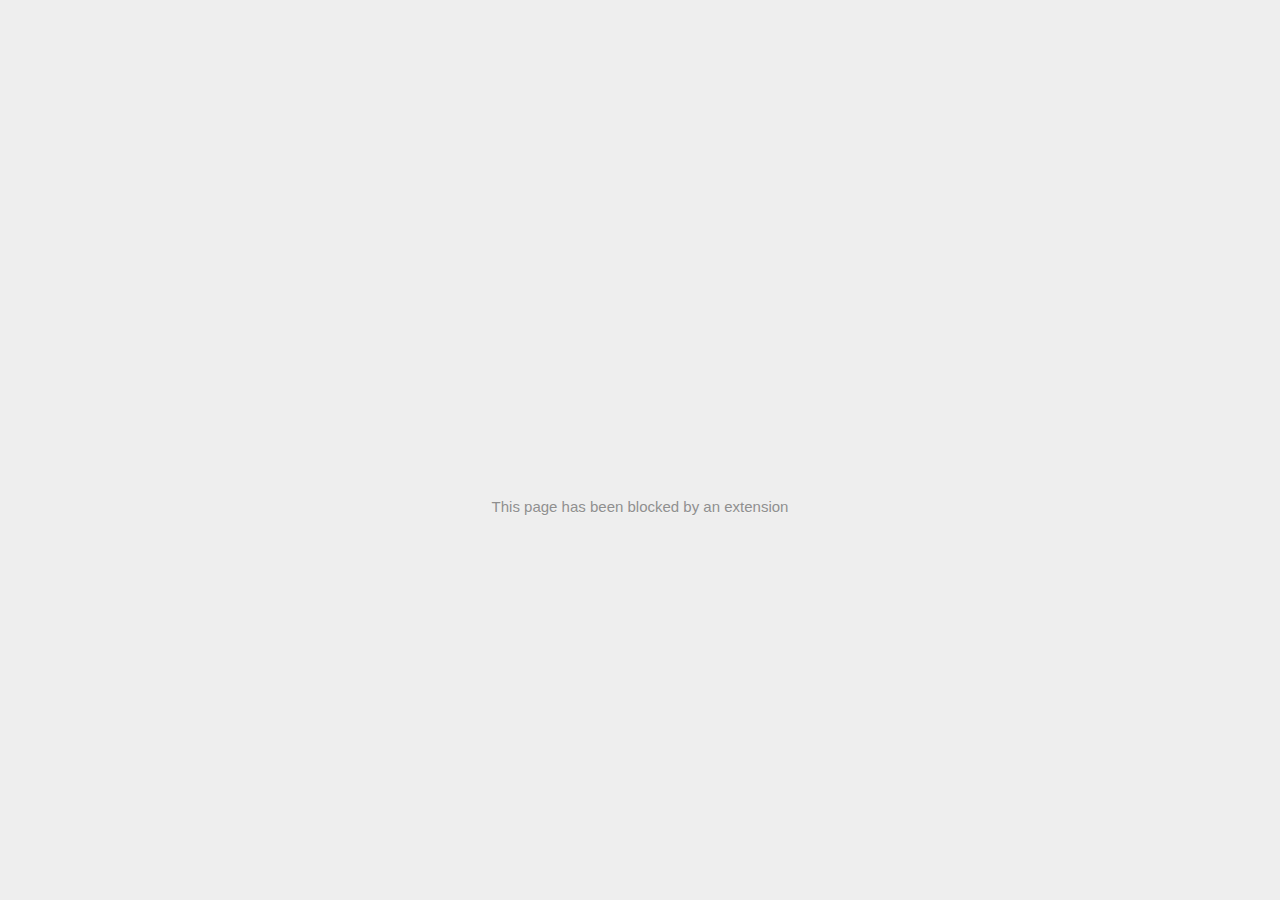
<file: asset/XPENG - Official Website _ XPENG Motors – XPENG (Global)-X9_files/activityi.html>
<!DOCTYPE html>
<!-- saved from url=(0029)chrome-error://chromewebdata/ -->
<html dir="ltr" lang="en" subframe=""><head><meta http-equiv="Content-Type" content="text/html; charset=UTF-8">
  
  <meta name="color-scheme" content="light dark">
  <meta name="theme-color" content="#fff">
  <meta name="viewport" content="width=device-width, initial-scale=1.0,
                                 maximum-scale=1.0, user-scalable=no">
  <title>13953655.fls.doubleclick.net</title>
  <style>/* Copyright 2017 The Chromium Authors
 * Use of this source code is governed by a BSD-style license that can be
 * found in the LICENSE file. */

a {
  color: var(--link-color);
}

body {
  --background-color: #fff;
  --error-code-color: var(--google-gray-700);
  --google-blue-50: rgb(232, 240, 254);
  --google-blue-100: rgb(210, 227, 252);
  --google-blue-300: rgb(138, 180, 248);
  --google-blue-600: rgb(26, 115, 232);
  --google-blue-700: rgb(25, 103, 210);
  --google-gray-100: rgb(241, 243, 244);
  --google-gray-300: rgb(218, 220, 224);
  --google-gray-500: rgb(154, 160, 166);
  --google-gray-50: rgb(248, 249, 250);
  --google-gray-600: rgb(128, 134, 139);
  --google-gray-700: rgb(95, 99, 104);
  --google-gray-800: rgb(60, 64, 67);
  --google-gray-900: rgb(32, 33, 36);
  --heading-color: var(--google-gray-900);
  --link-color: rgb(88, 88, 88);
  --primary-button-fill-color-active: var(--google-blue-700);
  --primary-button-fill-color: var(--google-blue-600);
  --primary-button-text-color: #fff;
  --quiet-background-color: rgb(247, 247, 247);
  --secondary-button-border-color: var(--google-gray-500);
  --secondary-button-fill-color: #fff;
  --secondary-button-hover-border-color: var(--google-gray-600);
  --secondary-button-hover-fill-color: var(--google-gray-50);
  --secondary-button-text-color: var(--google-gray-700);
  --small-link-color: var(--google-gray-700);
  --text-color: var(--google-gray-700);
  background: var(--background-color);
  color: var(--text-color);
  word-wrap: break-word;
}

.nav-wrapper .secondary-button {
  background: var(--secondary-button-fill-color);
  border: 1px solid var(--secondary-button-border-color);
  color: var(--secondary-button-text-color);
  float: none;
  margin: 0;
  padding: 8px 16px;
}

.hidden {
  display: none;
}

html {
  -webkit-text-size-adjust: 100%;
  font-size: 125%;
}

.icon {
  background-repeat: no-repeat;
  background-size: 100%;
}

@media (prefers-color-scheme: dark) {
  body {
    --background-color: var(--google-gray-900);
    --error-code-color: var(--google-gray-500);
    --heading-color: var(--google-gray-500);
    --link-color: var(--google-blue-300);
    --primary-button-fill-color-active: rgb(129, 162, 208);
    --primary-button-fill-color: var(--google-blue-300);
    --primary-button-text-color: var(--google-gray-900);
    --quiet-background-color: var(--background-color);
    --secondary-button-border-color: var(--google-gray-700);
    --secondary-button-fill-color: var(--google-gray-900);
    --secondary-button-hover-fill-color: rgb(48, 51, 57);
    --secondary-button-text-color: var(--google-blue-300);
    --small-link-color: var(--google-blue-300);
    --text-color: var(--google-gray-500);
  }
}
</style>
  <style>/* Copyright 2014 The Chromium Authors
   Use of this source code is governed by a BSD-style license that can be
   found in the LICENSE file. */

button {
  border: 0;
  border-radius: 20px;
  box-sizing: border-box;
  color: var(--primary-button-text-color);
  cursor: pointer;
  float: right;
  font-size: .875em;
  margin: 0;
  padding: 8px 16px;
  transition: box-shadow 150ms cubic-bezier(0.4, 0, 0.2, 1);
  user-select: none;
}

[dir='rtl'] button {
  float: left;
}

.bad-clock button,
.captive-portal button,
.https-only button,
.insecure-form button,
.lookalike-url button,
.main-frame-blocked button,
.neterror button,
.pdf button,
.ssl button,
.enterprise-block button,
.enterprise-warn button,
.managed-profile-required button,
.safe-browsing-billing button,
.supervised-user-verify button,
.supervised-user-verify-subframe button {
  background: var(--primary-button-fill-color);
}

button:active {
  background: var(--primary-button-fill-color-active);
  outline: 0;
}

#debugging {
  display: inline;
  overflow: auto;
}

.debugging-content {
  line-height: 1em;
  margin-bottom: 0;
  margin-top: 1em;
}

.debugging-content-fixed-width {
  display: block;
  font-family: monospace;
  font-size: 1.2em;
  margin-top: 0.5em;
}

.debugging-title {
  font-weight: bold;
}

#details {
  margin: 0 0 50px;
}

#details p:not(:first-of-type) {
  margin-top: 20px;
}

.secondary-button:active {
  border-color: white;
  box-shadow: 0 1px 2px 0 rgba(60, 64, 67, .3),
      0 2px 6px 2px rgba(60, 64, 67, .15);
}

.secondary-button:hover {
  background: var(--secondary-button-hover-fill-color);
  border-color: var(--secondary-button-hover-border-color);
  text-decoration: none;
}

.error-code {
  color: var(--error-code-color);
  font-size: .8em;
  margin-top: 12px;
  text-transform: uppercase;
}

#error-debugging-info {
  font-size: 0.8em;
}

h1 {
  color: var(--heading-color);
  font-size: 1.6em;
  font-weight: normal;
  line-height: 1.25em;
  margin-bottom: 16px;
}

h2 {
  font-size: 1.2em;
  font-weight: normal;
}

.icon {
  height: 72px;
  margin: 0 0 40px;
  width: 72px;
}

input[type=checkbox] {
  opacity: 0;
}

input[type=checkbox]:focus ~ .checkbox::after {
  outline: -webkit-focus-ring-color auto 5px;
}

.interstitial-wrapper {
  box-sizing: border-box;
  font-size: 1em;
  line-height: 1.6em;
  margin: 14vh auto 0;
  max-width: 600px;
  width: 100%;
}

#main-message > p {
  display: inline;
}

#extended-reporting-opt-in {
  font-size: .875em;
  margin-top: 32px;
}

#extended-reporting-opt-in label {
  display: grid;
  grid-template-columns: 1.8em 1fr;
  position: relative;
}

#enhanced-protection-message {
  border-radius: 20px;
  font-size: 1em;
  margin-top: 32px;
  padding: 10px 5px;
}

#enhanced-protection-message a {
  color: var(--google-red-10);
}

#enhanced-protection-message label {
  display: grid;
  grid-template-columns: 2.5em 1fr;
  position: relative;
}

#enhanced-protection-message div {
  margin: 0.5em;
}

#enhanced-protection-message .icon {
  height: 1.5em;
  vertical-align: middle;
  width: 1.5em;
}

.nav-wrapper {
  margin-top: 51px;
}

.nav-wrapper::after {
  clear: both;
  content: '';
  display: table;
  width: 100%;
}

.small-link {
  color: var(--small-link-color);
  font-size: .875em;
}

.checkboxes {
  flex: 0 0 24px;
}

.checkbox {
  --padding: .9em;
  background: transparent;
  display: block;
  height: 1em;
  left: -1em;
  padding-inline-start: var(--padding);
  position: absolute;
  right: 0;
  top: -.5em;
  width: 1em;
}

.checkbox::after {
  border: 1px solid white;
  border-radius: 2px;
  content: '';
  height: 1em;
  left: var(--padding);
  position: absolute;
  top: var(--padding);
  width: 1em;
}

.checkbox::before {
  background: transparent;
  border: 2px solid white;
  border-inline-end-width: 0;
  border-top-width: 0;
  content: '';
  height: .2em;
  left: calc(.3em + var(--padding));
  opacity: 0;
  position: absolute;
  top: calc(.3em  + var(--padding));
  transform: rotate(-45deg);
  width: .5em;
}

input[type=checkbox]:checked ~ .checkbox::before {
  opacity: 1;
}

@media (max-width: 700px) {
  .interstitial-wrapper {
    padding: 0 10%;
  }

  #error-debugging-info {
    overflow: auto;
  }
}

@media (max-width: 420px) {
  button,
  [dir='rtl'] button,
  .small-link {
    float: none;
    font-size: .825em;
    font-weight: 500;
    margin: 0;
    width: 100%;
  }

  button {
    padding: 16px 24px;
  }

  #details {
    margin: 20px 0 20px 0;
  }

  #details p:not(:first-of-type) {
    margin-top: 10px;
  }

  .secondary-button:not(.hidden) {
    display: block;
    margin-top: 20px;
    text-align: center;
    width: 100%;
  }

  .interstitial-wrapper {
    padding: 0 5%;
  }

  #extended-reporting-opt-in {
    margin-top: 24px;
  }

  #enhanced-protection-message {
    margin-top: 24px;
  }

  .nav-wrapper {
    margin-top: 30px;
  }
}

/**
 * Mobile specific styling.
 * Navigation buttons are anchored to the bottom of the screen.
 * Details message replaces the top content in its own scrollable area.
 */

@media (max-width: 420px) {
  .nav-wrapper .secondary-button {
    border: 0;
    margin: 16px 0 0;
    margin-inline-end: 0;
    padding-bottom: 16px;
    padding-top: 16px;
  }
}

/* Fixed nav. */
@media (min-width: 240px) and (max-width: 420px) and
       (min-height: 401px),
       (min-width: 421px) and (min-height: 240px) and
       (max-height: 560px) {
  body .nav-wrapper {
    background: var(--background-color);
    bottom: 0;
    box-shadow: 0 -12px 24px var(--background-color);
    left: 0;
    margin: 0 auto;
    max-width: 736px;
    padding-inline-end: 24px;
    padding-inline-start: 24px;
    position: fixed;
    right: 0;
    width: 100%;
    z-index: 2;
  }

  .interstitial-wrapper {
    max-width: 736px;
  }

  #details,
  #main-content {
    padding-bottom: 40px;
  }

  #details {
    padding-top: 5.5vh;
  }

  button.small-link {
    color: var(--google-blue-600);
  }
}

@media (max-width: 420px) and (orientation: portrait),
       (max-height: 560px) {
  body {
    margin: 0 auto;
  }

  button,
  [dir='rtl'] button,
  button.small-link,
  .nav-wrapper .secondary-button {
    font-family: Roboto-Regular,Helvetica;
    font-size: .933em;
    margin: 6px 0;
    transform: translatez(0);
  }

  .nav-wrapper {
    box-sizing: border-box;
    padding-bottom: 8px;
    width: 100%;
  }

  #details {
    box-sizing: border-box;
    height: auto;
    margin: 0;
    opacity: 1;
    transition: opacity 250ms cubic-bezier(0.4, 0, 0.2, 1);
  }

  #details.hidden,
  #main-content.hidden {
    height: 0;
    opacity: 0;
    overflow: hidden;
    padding-bottom: 0;
    transition: none;
  }

  h1 {
    font-size: 1.5em;
    margin-bottom: 8px;
  }

  .icon {
    margin-bottom: 5.69vh;
  }

  .interstitial-wrapper {
    box-sizing: border-box;
    margin: 7vh auto 12px;
    padding: 0 24px;
    position: relative;
  }

  .interstitial-wrapper p {
    font-size: .95em;
    line-height: 1.61em;
    margin-top: 8px;
  }

  #main-content {
    margin: 0;
    transition: opacity 100ms cubic-bezier(0.4, 0, 0.2, 1);
  }

  .small-link {
    border: 0;
  }

  .suggested-left > #control-buttons,
  .suggested-right > #control-buttons {
    float: none;
    margin: 0;
  }
}

@media (min-width: 421px) and (min-height: 500px) and (max-height: 560px) {
  .interstitial-wrapper {
    margin-top: 10vh;
  }
}

@media (min-height: 400px) and (orientation:portrait) {
  .interstitial-wrapper {
    margin-bottom: 145px;
  }
}

@media (min-height: 299px) {
  .nav-wrapper {
    padding-bottom: 16px;
  }
}

@media (max-height: 560px) and (min-height: 240px) and (orientation:landscape) {
  .extended-reporting-has-checkbox #details {
    padding-bottom: 80px;
  }
}

@media (min-height: 500px) and (max-height: 650px) and (max-width: 414px) and
       (orientation: portrait) {
  .interstitial-wrapper {
    margin-top: 7vh;
  }
}

@media (min-height: 650px) and (max-width: 414px) and (orientation: portrait) {
  .interstitial-wrapper {
    margin-top: 10vh;
  }
}

/* Small mobile screens. No fixed nav. */
@media (max-height: 400px) and (orientation: portrait),
       (max-height: 239px) and (orientation: landscape),
       (max-width: 419px) and (max-height: 399px) {
  .interstitial-wrapper {
    display: flex;
    flex-direction: column;
    margin-bottom: 0;
  }

  #details {
    flex: 1 1 auto;
    order: 0;
  }

  #main-content {
    flex: 1 1 auto;
    order: 0;
  }

  .nav-wrapper {
    flex: 0 1 auto;
    margin-top: 8px;
    order: 1;
    padding-inline-end: 0;
    padding-inline-start: 0;
    position: relative;
    width: 100%;
  }

  button,
  .nav-wrapper .secondary-button {
    padding: 16px 24px;
  }

  button.small-link {
    color: var(--google-blue-600);
  }
}

@media (max-width: 239px) and (orientation: portrait) {
  .nav-wrapper {
    padding-inline-end: 0;
    padding-inline-start: 0;
  }
}
</style>
  <style>/* Copyright 2013 The Chromium Authors
 * Use of this source code is governed by a BSD-style license that can be
 * found in the LICENSE file. */

/* Don't use the main frame div when the error is in a subframe. */
html[subframe] #main-frame-error {
  display: none;
}

/* Don't use the subframe error div when the error is in a main frame. */
html:not([subframe]) #sub-frame-error {
  display: none;
}

h1 {
  margin-top: 0;
  word-wrap: break-word;
}

h1 span {
  font-weight: 500;
}

a {
  text-decoration: none;
}

.icon {
  -webkit-user-select: none;
  display: inline-block;
}

.icon-generic {
  /* Can't access chrome://theme/IDR_ERROR_NETWORK_GENERIC from an untrusted
   * renderer process, so embed the resource manually. */
  content: image-set(
      url([data-uri]) 1x,
      url([data-uri]) 2x);
}

.icon-info {
  content: image-set(
      url([data-uri]) 1x,
      url([data-uri]) 2x);
}

.icon-offline {
  content: image-set(
      url([data-uri]) 1x,
      url([data-uri]) 2x);
  position: relative;
}

.icon-disabled {
  content: image-set(
      url([data-uri]) 1x,
      url([data-uri]) 2x);
  width: 112px;
}

.hidden {
  display: none;
}

#suggestions-list a {
  color: var(--google-blue-600);
}

#suggestions-list p {
  margin-block-end: 0;
}

#suggestions-list ul {
  margin-top: 0;
}

.single-suggestion {
  list-style-type: none;
  padding-inline-start: 0;
}

.link-button {
  color: rgb(66, 133, 244);
  display: inline-block;
  font-weight: bold;
  text-transform: uppercase;
}

#sub-frame-error-details {

  color: #8F8F8F;

  /* Not done on mobile for performance reasons. */
  text-shadow: 0 1px 0 rgba(255,255,255,0.3);

}

.secondary-button {
  background: #d9d9d9;
  color: #696969;
  margin-inline-end: 16px;
}

.snackbar {
  background: #323232;
  border-radius: 2px;
  bottom: 24px;
  box-sizing: border-box;
  color: #fff;
  font-size: .87em;
  left: 24px;
  max-width: 568px;
  min-width: 288px;
  opacity: 0;
  padding: 16px 24px 12px;
  position: fixed;
  transform: translateY(90px);
  will-change: opacity, transform;
  z-index: 999;
}

.snackbar-show {
  -webkit-animation:
    show-snackbar 250ms cubic-bezier(0, 0, 0.2, 1) forwards,
    hide-snackbar 250ms cubic-bezier(0.4, 0, 1, 1) forwards 5s;
}

@-webkit-keyframes show-snackbar {
  100% {
    opacity: 1;
    transform: translateY(0);
  }
}

@-webkit-keyframes hide-snackbar {
  0% {
    opacity: 1;
    transform: translateY(0);
  }
  100% {
    opacity: 0;
    transform: translateY(90px);
  }
}

.suggestions {
  margin-top: 18px;
}

.suggestion-header {
  font-weight: bold;
  margin-bottom: 4px;
}

.suggestion-body {
  color: #777;
}

/* Decrease padding at low sizes. */
@media (max-width: 640px), (max-height: 640px) {
  h1 {
    margin: 0 0 15px;
  }
  .suggestions {
    margin-top: 10px;
  }
  .suggestion-header {
    margin-bottom: 0;
  }
}

#cancel-save-page-button {
  background-image: url([data-uri]);
  background-position: right 27px center;
  background-repeat: no-repeat;
  border: 1px solid var(--google-gray-300);
  border-radius: 5px;
  color: var(--google-gray-700);
  margin-bottom: 26px;
  padding-bottom: 16px;
  padding-inline-end: 88px;
  padding-inline-start: 16px;
  padding-top: 16px;
  text-align: start;
}

html[dir='rtl'] #cancel-save-page-button {
  background-position: left 27px center;
}

#save-page-for-later-button {
  display: flex;
  justify-content: start;
}

#save-page-for-later-button a::before {
  content: url([data-uri]);
  display: inline-block;
  margin-inline-end: 4px;
  vertical-align: -webkit-baseline-middle;
}

.hidden#save-page-for-later-button {
  display: none;
}

/* Don't allow overflow when in a subframe. */
html[subframe] body {
  overflow: hidden;
}

#sub-frame-error {
  -webkit-align-items: center;
  -webkit-flex-flow: column;
  -webkit-justify-content: center;
  background-color: #DDD;
  display: -webkit-flex;
  height: 100%;
  left: 0;
  position: absolute;
  text-align: center;
  top: 0;
  transition: background-color 200ms ease-in-out;
  width: 100%;
}

#sub-frame-error:hover {
  background-color: #EEE;
}

#sub-frame-error .icon-generic {
  margin: 0 0 16px;
}

#sub-frame-error-details {
  margin: 0 10px;
  text-align: center;
  opacity: 0;
}

/* Show details only when hovering. */
#sub-frame-error:hover #sub-frame-error-details {
  opacity: 1;
}

/* If the iframe is too small, always hide the error code. */
/* TODO(mmenke): See if overflow: no-display works better, once supported. */
@media (max-width: 200px), (max-height: 95px) {
  #sub-frame-error-details {
    display: none;
  }
}

/* Adjust icon for small embedded frames in apps. */
@media (max-height: 100px) {
  #sub-frame-error .icon-generic {
    height: auto;
    margin: 0;
    padding-top: 0;
    width: 25px;
  }
}

/* details-button is special; it's a <button> element that looks like a link. */
#details-button {
  box-shadow: none;
  min-width: 0;
}

/* Styles for platform dependent separation of controls and details button. */
.suggested-left > #control-buttons,
.suggested-right > #details-button {
  float: left;
}

.suggested-right > #control-buttons,
.suggested-left > #details-button {
  float: right;
}

.suggested-left .secondary-button {
  margin-inline-end: 0;
  margin-inline-start: 16px;
}

#details-button.singular {
  float: none;
}

/* download-button shows both icon and text. */
#download-button {
  padding-bottom: 4px;
  padding-top: 4px;
  position: relative;
}

#download-button::before {
  background: image-set(
      url([data-uri]) 1x,
      url([data-uri]) 2x)
    no-repeat;
  content: '';
  display: inline-block;
  height: 24px;
  margin-inline-end: 4px;
  margin-inline-start: -4px;
  vertical-align: middle;
  width: 24px;
}

#download-button:disabled {
  background: rgb(180, 206, 249);
  color: rgb(255, 255, 255);
}

#buttons::after {
  clear: both;
  content: '';
  display: block;
  width: 100%;
}

/* Offline page */
html[dir='rtl'] .runner-container,
html[dir='rtl'].offline .icon-offline {
  transform: scaleX(-1);
}

.offline {
  transition: filter 1.5s cubic-bezier(0.65, 0.05, 0.36, 1),
              background-color 1.5s cubic-bezier(0.65, 0.05, 0.36, 1);

  will-change: filter, background-color;

}

.offline body {
  transition: background-color 1.5s cubic-bezier(0.65, 0.05, 0.36, 1);
}

.offline #main-message > p {
  display: none;
}

.offline.inverted {
  background-color: #fff;
  filter: invert(1);
}

.offline.inverted body {
  background-color: #fff;
}

.offline .interstitial-wrapper {
  color: var(--text-color);
  font-size: 1em;
  line-height: 1.55;
  margin: 0 auto;
  max-width: 600px;
  padding-top: 100px;
  position: relative;
  width: 100%;
}

.offline .runner-container {
  direction: ltr;
  height: 150px;
  max-width: 600px;
  overflow: hidden;
  position: absolute;
  top: 35px;
  width: 44px;
}

.offline .runner-container:focus {
  outline: none;
}

.offline .runner-container:focus-visible {
  outline: 3px solid var(--google-blue-300);
}

.offline .runner-canvas {
  height: 150px;
  max-width: 600px;
  opacity: 1;
  overflow: hidden;
  position: absolute;
  top: 0;
  z-index: 10;
}

.offline .controller {
  height: 100vh;
  left: 0;
  position: absolute;
  top: 0;
  width: 100vw;
  z-index: 9;
}

#offline-resources {
  display: none;
}

#offline-instruction {
  image-rendering: pixelated;
  left: 0;
  margin: auto;
  position: absolute;
  right: 0;
  top: 60px;
  width: fit-content;
}

.offline-runner-live-region {
  bottom: 0;
  clip-path: polygon(0 0, 0 0, 0 0);
  color: var(--background-color);
  display: block;
  font-size: xx-small;
  overflow: hidden;
  position: absolute;
  text-align: center;
  transition: color 1.5s cubic-bezier(0.65, 0.05, 0.36, 1);
  user-select: none;
}

/* Custom toggle */
.slow-speed-option {
  align-items: center;
  background: var(--google-gray-50);
  border-radius: 24px/50%;
  bottom: 0;
  color: var(--error-code-color);
  display: inline-flex;
  font-size: 1em;
  left: 0;
  line-height: 1.1em;
  margin: 5px auto;
  padding: 2px 12px 3px 20px;
  position: absolute;
  right: 0;
  width: max-content;
  z-index: 999;
}

.slow-speed-option.hidden {
  display: none;
}

.slow-speed-option [type=checkbox] {
  opacity: 0;
  pointer-events: none;
  position: absolute;
}

.slow-speed-option .slow-speed-toggle {
  cursor: pointer;
  margin-inline-start: 8px;
  padding: 8px 4px;
  position: relative;
}

.slow-speed-option [type=checkbox]:disabled ~ .slow-speed-toggle {
  cursor: default;
}

.slow-speed-option-label [type=checkbox] {
  opacity: 0;
  pointer-events: none;
  position: absolute;
}

.slow-speed-option .slow-speed-toggle::before,
.slow-speed-option .slow-speed-toggle::after {
  content: '';
  display: block;
  margin: 0 3px;
  transition: all 100ms cubic-bezier(0.4, 0, 1, 1);
}

.slow-speed-option .slow-speed-toggle::before {
  background: rgb(189,193,198);
  border-radius: 0.65em;
  height: 0.9em;
  width: 2em;
}

.slow-speed-option .slow-speed-toggle::after {
  background: #fff;
  border-radius: 50%;
  box-shadow: 0 1px 3px 0 rgb(0 0 0 / 40%);
  height: 1.2em;
  position: absolute;
  top: 51%;
  transform: translate(-20%, -50%);
  width: 1.1em;
}

.slow-speed-option [type=checkbox]:focus + .slow-speed-toggle {
  box-shadow: 0 0 8px rgb(94, 158, 214);
  outline: 1px solid rgb(93, 157, 213);
}

.slow-speed-option [type=checkbox]:checked + .slow-speed-toggle::before {
  background: var(--google-blue-600);
  opacity: 0.5;
}

.slow-speed-option [type=checkbox]:checked + .slow-speed-toggle::after {
  background: var(--google-blue-600);
  transform: translate(calc(2em - 90%), -50%);
}

.slow-speed-option [type=checkbox]:checked:disabled +
  .slow-speed-toggle::before {
  background: rgb(189,193,198);
}

.slow-speed-option [type=checkbox]:checked:disabled +
  .slow-speed-toggle::after {
  background: var(--google-gray-50);
}

@media (max-width: 420px) {
  #download-button {
    padding-bottom: 12px;
    padding-top: 12px;
  }

  .suggested-left > #control-buttons,
  .suggested-right > #control-buttons {
    float: none;
  }

  .snackbar {
    border-radius: 0;
    bottom: 0;
    left: 0;
    width: 100%;
  }
}

@media (max-height: 350px) {
  h1 {
    margin: 0 0 15px;
  }

  .icon-offline {
    margin: 0 0 10px;
  }

  .interstitial-wrapper {
    margin-top: 5%;
  }

  .nav-wrapper {
    margin-top: 30px;
  }
}

@media (min-width: 420px) and (max-width: 736px) and
       (min-height: 240px) and (max-height: 420px) and
       (orientation:landscape) {
  .interstitial-wrapper {
    margin-bottom: 100px;
  }
}

@media (max-width: 360px) and (max-height: 480px) {
  .offline .interstitial-wrapper {
    padding-top: 60px;
  }

  .offline .runner-container {
    top: 8px;
  }
}

@media (min-height: 240px) and (orientation: landscape) {
  .offline .interstitial-wrapper {
    margin-bottom: 90px;
  }

  .icon-offline {
    margin-bottom: 20px;
  }
}

@media (max-height: 320px) and (orientation: landscape) {
  .icon-offline {
    margin-bottom: 0;
  }

  .offline .runner-container {
    top: 10px;
  }
}

@media (max-width: 240px) {
  button {
    padding-inline-end: 12px;
    padding-inline-start: 12px;
  }

  .interstitial-wrapper {
    overflow: inherit;
    padding: 0 8px;
  }
}

@media (max-width: 120px) {
  button {
    width: auto;
  }
}

.arcade-mode,
.arcade-mode .runner-container,
.arcade-mode .runner-canvas {
  image-rendering: pixelated;
  max-width: 100%;
  overflow: hidden;
}

.arcade-mode #buttons,
.arcade-mode #main-content {
  opacity: 0;
  overflow: hidden;
}

.arcade-mode .interstitial-wrapper {
  height: 100vh;
  max-width: 100%;
  overflow: hidden;
}

.arcade-mode .runner-container {
  left: 0;
  margin: auto;
  right: 0;
  transform-origin: top center;
  transition: transform 250ms cubic-bezier(0.4, 0, 1, 1) 400ms;
  z-index: 2;
}

@media (prefers-color-scheme: dark) {
  .icon {
    filter: invert(1);
  }

  .offline .runner-canvas {
    filter: invert(1);
  }

  .offline.inverted {
    background-color: var(--background-color);
    filter: invert(0);
  }

  .offline.inverted body {
    background-color: #fff;
  }

  .offline.inverted .offline-runner-live-region {
    color: #fff;
  }

  #suggestions-list a {
    color: var(--link-color);
  }

  .slow-speed-option {
    background: var(--google-gray-800);
    color: var(--google-gray-100);
  }

  .slow-speed-option .slow-speed-toggle::before,
  .slow-speed-option [type=checkbox]:checked:disabled +
    .slow-speed-toggle::before {
     background: rgb(189,193,198);
  }

  .slow-speed-option [type=checkbox]:checked + .slow-speed-toggle::after,
  .slow-speed-option [type=checkbox]:checked + .slow-speed-toggle::before {
    background: var(--google-blue-300);
  }
}

#main-frame-error:not(.showing-details) #details {
  display: none;
}

@media (min-width: 240px) and (max-width: 420px) and (min-height: 401px),
       (min-height: 240px) and (max-height: 560px) and (min-width: 421px) {
  #main-frame-error.showing-details #main-content,
  #main-frame-error.showing-details .runner-container {
    display: none;
  }
}
</style>


  <script>// Copyright 2022 The Chromium Authors
// Use of this source code is governed by a BSD-style license that can be
// found in the LICENSE file.
function assert(value,message){if(value){return}throw new Error("Assertion failed"+(message?`: ${message}`:""))}
// Copyright 2022 The Chromium Authors
// Use of this source code is governed by a BSD-style license that can be
// found in the LICENSE file.
class LoadTimeData{data_=null;set data(value){assert(!this.data_,"Re-setting data.");this.data_=value}valueExists(id){assert(this.data_,"No data. Did you remember to include strings.js?");return id in this.data_}getValue(id){assert(this.data_,"No data. Did you remember to include strings.js?");const value=this.data_[id];assert(typeof value!=="undefined","Could not find value for "+id);return value}getString(id){const value=this.getValue(id);assert(typeof value==="string",`[${value}] (${id}) is not a string`);return value}getStringF(id,...args){const value=this.getString(id);if(!value){return""}return this.substituteString(value,...args)}substituteString(label,...args){return label.replace(/\$(.|$|\n)/g,(function(m){assert(m.match(/\$[$1-9]/),"Unescaped $ found in localized string.");if(m==="$$"){return"$"}const substitute=args[Number(m[1])-1];if(substitute===undefined||substitute===null){return""}return substitute.toString()}))}getSubstitutedStringPieces(label,...args){const pieces=(label.match(/(\$[1-9])|(([^$]|\$([^1-9]|$))+)/g)||[]).map((function(p){if(!p.match(/^\$[1-9]$/)){assert((p.match(/\$/g)||[]).length%2===0,"Unescaped $ found in localized string.");return{value:p.replace(/\$\$/g,"$"),arg:null}}const substitute=args[Number(p[1])-1];if(substitute===undefined||substitute===null){return{value:"",arg:p}}return{value:substitute.toString(),arg:p}}));return pieces}getBoolean(id){const value=this.getValue(id);assert(typeof value==="boolean",`[${value}] (${id}) is not a boolean`);return value}getInteger(id){const value=this.getValue(id);assert(typeof value==="number",`[${value}] (${id}) is not a number`);assert(value===Math.floor(value),"Number isn't integer: "+value);return value}overrideValues(replacements){assert(typeof replacements==="object","Replacements must be a dictionary object.");assert(this.data_,"Data must exist before being overridden");for(const key in replacements){this.data_[key]=replacements[key]}}resetForTesting(newData=null){this.data_=newData}isInitialized(){return this.data_!==null}}const loadTimeData=new LoadTimeData;
// Copyright 2022 The Chromium Authors
// Use of this source code is governed by a BSD-style license that can be
// found in the LICENSE file.
function getRequiredElement(id){const el=document.querySelector(`#${id}`);assert(el);assert(el instanceof HTMLElement);return el}
/**
 * @license
 * Copyright 2019 Google LLC
 * SPDX-License-Identifier: BSD-3-Clause
 */const t$3=globalThis,e$3=t$3.ShadowRoot&&(void 0===t$3.ShadyCSS||t$3.ShadyCSS.nativeShadow)&&"adoptedStyleSheets"in Document.prototype&&"replace"in CSSStyleSheet.prototype,s$3=Symbol(),o$4=new WeakMap;let n$3=class n{constructor(t,e,o){if(this._$cssResult$=!0,o!==s$3)throw Error("CSSResult is not constructable. Use `unsafeCSS` or `css` instead.");this.cssText=t,this.t=e}get styleSheet(){let t=this.o;const s=this.t;if(e$3&&void 0===t){const e=void 0!==s&&1===s.length;e&&(t=o$4.get(s)),void 0===t&&((this.o=t=new CSSStyleSheet).replaceSync(this.cssText),e&&o$4.set(s,t))}return t}toString(){return this.cssText}};const r$3=t=>new n$3("string"==typeof t?t:t+"",void 0,s$3),S$1=(s,o)=>{if(e$3)s.adoptedStyleSheets=o.map((t=>t instanceof CSSStyleSheet?t:t.styleSheet));else for(const e of o){const o=document.createElement("style"),n=t$3.litNonce;void 0!==n&&o.setAttribute("nonce",n),o.textContent=e.cssText,s.appendChild(o)}},c$3=e$3?t=>t:t=>t instanceof CSSStyleSheet?(t=>{let e="";for(const s of t.cssRules)e+=s.cssText;return r$3(e)})(t):t
/**
 * @license
 * Copyright 2017 Google LLC
 * SPDX-License-Identifier: BSD-3-Clause
 */;const{is:i$3,defineProperty:e$2,getOwnPropertyDescriptor:h$2,getOwnPropertyNames:r$2,getOwnPropertySymbols:o$3,getPrototypeOf:n$2}=Object,a$1=globalThis,c$2=a$1.trustedTypes,l$1=c$2?c$2.emptyScript:"",p$1=a$1.reactiveElementPolyfillSupport,d$1=(t,s)=>t,u$1={toAttribute(t,s){switch(s){case Boolean:t=t?l$1:null;break;case Object:case Array:t=null==t?t:JSON.stringify(t)}return t},fromAttribute(t,s){let i=t;switch(s){case Boolean:i=null!==t;break;case Number:i=null===t?null:Number(t);break;case Object:case Array:try{i=JSON.parse(t)}catch(t){i=null}}return i}},f$3=(t,s)=>!i$3(t,s),b={attribute:!0,type:String,converter:u$1,reflect:!1,useDefault:!1,hasChanged:f$3};Symbol.metadata??=Symbol("metadata"),a$1.litPropertyMetadata??=new WeakMap;let y$1=class y extends HTMLElement{static addInitializer(t){this._$Ei(),(this.l??=[]).push(t)}static get observedAttributes(){return this.finalize(),this._$Eh&&[...this._$Eh.keys()]}static createProperty(t,s=b){if(s.state&&(s.attribute=!1),this._$Ei(),this.prototype.hasOwnProperty(t)&&((s=Object.create(s)).wrapped=!0),this.elementProperties.set(t,s),!s.noAccessor){const i=Symbol(),h=this.getPropertyDescriptor(t,i,s);void 0!==h&&e$2(this.prototype,t,h)}}static getPropertyDescriptor(t,s,i){const{get:e,set:r}=h$2(this.prototype,t)??{get(){return this[s]},set(t){this[s]=t}};return{get:e,set(s){const h=e?.call(this);r?.call(this,s),this.requestUpdate(t,h,i)},configurable:!0,enumerable:!0}}static getPropertyOptions(t){return this.elementProperties.get(t)??b}static _$Ei(){if(this.hasOwnProperty(d$1("elementProperties")))return;const t=n$2(this);t.finalize(),void 0!==t.l&&(this.l=[...t.l]),this.elementProperties=new Map(t.elementProperties)}static finalize(){if(this.hasOwnProperty(d$1("finalized")))return;if(this.finalized=!0,this._$Ei(),this.hasOwnProperty(d$1("properties"))){const t=this.properties,s=[...r$2(t),...o$3(t)];for(const i of s)this.createProperty(i,t[i])}const t=this[Symbol.metadata];if(null!==t){const s=litPropertyMetadata.get(t);if(void 0!==s)for(const[t,i]of s)this.elementProperties.set(t,i)}this._$Eh=new Map;for(const[t,s]of this.elementProperties){const i=this._$Eu(t,s);void 0!==i&&this._$Eh.set(i,t)}this.elementStyles=this.finalizeStyles(this.styles)}static finalizeStyles(s){const i=[];if(Array.isArray(s)){const e=new Set(s.flat(1/0).reverse());for(const s of e)i.unshift(c$3(s))}else void 0!==s&&i.push(c$3(s));return i}static _$Eu(t,s){const i=s.attribute;return!1===i?void 0:"string"==typeof i?i:"string"==typeof t?t.toLowerCase():void 0}constructor(){super(),this._$Ep=void 0,this.isUpdatePending=!1,this.hasUpdated=!1,this._$Em=null,this._$Ev()}_$Ev(){this._$ES=new Promise((t=>this.enableUpdating=t)),this._$AL=new Map,this._$E_(),this.requestUpdate(),this.constructor.l?.forEach((t=>t(this)))}addController(t){(this._$EO??=new Set).add(t),void 0!==this.renderRoot&&this.isConnected&&t.hostConnected?.()}removeController(t){this._$EO?.delete(t)}_$E_(){const t=new Map,s=this.constructor.elementProperties;for(const i of s.keys())this.hasOwnProperty(i)&&(t.set(i,this[i]),delete this[i]);t.size>0&&(this._$Ep=t)}createRenderRoot(){const t=this.shadowRoot??this.attachShadow(this.constructor.shadowRootOptions);return S$1(t,this.constructor.elementStyles),t}connectedCallback(){this.renderRoot??=this.createRenderRoot(),this.enableUpdating(!0),this._$EO?.forEach((t=>t.hostConnected?.()))}enableUpdating(t){}disconnectedCallback(){this._$EO?.forEach((t=>t.hostDisconnected?.()))}attributeChangedCallback(t,s,i){this._$AK(t,i)}_$ET(t,s){const i=this.constructor.elementProperties.get(t),e=this.constructor._$Eu(t,i);if(void 0!==e&&!0===i.reflect){const h=(void 0!==i.converter?.toAttribute?i.converter:u$1).toAttribute(s,i.type);this._$Em=t,null==h?this.removeAttribute(e):this.setAttribute(e,h),this._$Em=null}}_$AK(t,s){const i=this.constructor,e=i._$Eh.get(t);if(void 0!==e&&this._$Em!==e){const t=i.getPropertyOptions(e),h="function"==typeof t.converter?{fromAttribute:t.converter}:void 0!==t.converter?.fromAttribute?t.converter:u$1;this._$Em=e,this[e]=h.fromAttribute(s,t.type)??this._$Ej?.get(e)??null,this._$Em=null}}requestUpdate(t,s,i){if(void 0!==t){const e=this.constructor,h=this[t];if(i??=e.getPropertyOptions(t),!((i.hasChanged??f$3)(h,s)||i.useDefault&&i.reflect&&h===this._$Ej?.get(t)&&!this.hasAttribute(e._$Eu(t,i))))return;this.C(t,s,i)}!1===this.isUpdatePending&&(this._$ES=this._$EP())}C(t,s,{useDefault:i,reflect:e,wrapped:h},r){i&&!(this._$Ej??=new Map).has(t)&&(this._$Ej.set(t,r??s??this[t]),!0!==h||void 0!==r)||(this._$AL.has(t)||(this.hasUpdated||i||(s=void 0),this._$AL.set(t,s)),!0===e&&this._$Em!==t&&(this._$Eq??=new Set).add(t))}async _$EP(){this.isUpdatePending=!0;try{await this._$ES}catch(t){Promise.reject(t)}const t=this.scheduleUpdate();return null!=t&&await t,!this.isUpdatePending}scheduleUpdate(){return this.performUpdate()}performUpdate(){if(!this.isUpdatePending)return;if(!this.hasUpdated){if(this.renderRoot??=this.createRenderRoot(),this._$Ep){for(const[t,s]of this._$Ep)this[t]=s;this._$Ep=void 0}const t=this.constructor.elementProperties;if(t.size>0)for(const[s,i]of t){const{wrapped:t}=i,e=this[s];!0!==t||this._$AL.has(s)||void 0===e||this.C(s,void 0,i,e)}}let t=!1;const s=this._$AL;try{t=this.shouldUpdate(s),t?(this.willUpdate(s),this._$EO?.forEach((t=>t.hostUpdate?.())),this.update(s)):this._$EM()}catch(s){throw t=!1,this._$EM(),s}t&&this._$AE(s)}willUpdate(t){}_$AE(t){this._$EO?.forEach((t=>t.hostUpdated?.())),this.hasUpdated||(this.hasUpdated=!0,this.firstUpdated(t)),this.updated(t)}_$EM(){this._$AL=new Map,this.isUpdatePending=!1}get updateComplete(){return this.getUpdateComplete()}getUpdateComplete(){return this._$ES}shouldUpdate(t){return!0}update(t){this._$Eq&&=this._$Eq.forEach((t=>this._$ET(t,this[t]))),this._$EM()}updated(t){}firstUpdated(t){}};y$1.elementStyles=[],y$1.shadowRootOptions={mode:"open"},y$1[d$1("elementProperties")]=new Map,y$1[d$1("finalized")]=new Map,p$1?.({ReactiveElement:y$1}),(a$1.reactiveElementVersions??=[]).push("2.1.0");
/**
 * @license
 * Copyright 2017 Google LLC
 * SPDX-License-Identifier: BSD-3-Clause
 */const t$2=globalThis,i$2=t$2.trustedTypes,s$2=i$2?i$2.createPolicy("lit-html-desktop",{createHTML:t=>t}):void 0,e$1="$lit$",h$1=`lit$${Math.random().toFixed(9).slice(2)}$`,o$2="?"+h$1,n$1=`<${o$2}>`,r$1=document,l=()=>r$1.createComment(""),c$1=t=>null===t||"object"!=typeof t&&"function"!=typeof t,a=Array.isArray,u=t=>a(t)||"function"==typeof t?.[Symbol.iterator],d="[ \t\n\f\r]",f$2=/<(?:(!--|\/[^a-zA-Z])|(\/?[a-zA-Z][^>\s]*)|(\/?$))/g,v=/-->/g,_=/>/g,m=RegExp(`>|${d}(?:([^\\s"'>=/]+)(${d}*=${d}*(?:[^ \t\n\f\r"'\`<>=]|("|')|))|$)`,"g"),p=/'/g,g=/"/g,$=/^(?:script|style|textarea|title)$/i,y=t=>(i,...s)=>({_$litType$:t,strings:i,values:s}),x=y(1),T=Symbol.for("lit-noChange"),E=Symbol.for("lit-nothing"),A=new WeakMap,C=r$1.createTreeWalker(r$1,129);function P(t,i){if(!a(t)||!t.hasOwnProperty("raw"))throw Error("invalid template strings array");return void 0!==s$2?s$2.createHTML(i):i}const V=(t,i)=>{const s=t.length-1,o=[];let r,l=2===i?"<svg>":3===i?"<math>":"",c=f$2;for(let i=0;i<s;i++){const s=t[i];let a,u,d=-1,y=0;for(;y<s.length&&(c.lastIndex=y,u=c.exec(s),null!==u);)y=c.lastIndex,c===f$2?"!--"===u[1]?c=v:void 0!==u[1]?c=_:void 0!==u[2]?($.test(u[2])&&(r=RegExp("</"+u[2],"g")),c=m):void 0!==u[3]&&(c=m):c===m?">"===u[0]?(c=r??f$2,d=-1):void 0===u[1]?d=-2:(d=c.lastIndex-u[2].length,a=u[1],c=void 0===u[3]?m:'"'===u[3]?g:p):c===g||c===p?c=m:c===v||c===_?c=f$2:(c=m,r=void 0);const x=c===m&&t[i+1].startsWith("/>")?" ":"";l+=c===f$2?s+n$1:d>=0?(o.push(a),s.slice(0,d)+e$1+s.slice(d)+h$1+x):s+h$1+(-2===d?i:x)}return[P(t,l+(t[s]||"<?>")+(2===i?"</svg>":3===i?"</math>":"")),o]};class N{constructor({strings:t,_$litType$:s},n){let r;this.parts=[];let c=0,a=0;const u=t.length-1,d=this.parts,[f,v]=V(t,s);if(this.el=N.createElement(f,n),C.currentNode=this.el.content,2===s||3===s){const t=this.el.content.firstChild;t.replaceWith(...t.childNodes)}for(;null!==(r=C.nextNode())&&d.length<u;){if(1===r.nodeType){if(r.hasAttributes())for(const t of r.getAttributeNames())if(t.endsWith(e$1)){const i=v[a++],s=r.getAttribute(t).split(h$1),e=/([.?@])?(.*)/.exec(i);d.push({type:1,index:c,name:e[2],strings:s,ctor:"."===e[1]?H:"?"===e[1]?I:"@"===e[1]?L:k}),r.removeAttribute(t)}else t.startsWith(h$1)&&(d.push({type:6,index:c}),r.removeAttribute(t));if($.test(r.tagName)){const t=r.textContent.split(h$1),s=t.length-1;if(s>0){r.textContent=i$2?i$2.emptyScript:"";for(let i=0;i<s;i++)r.append(t[i],l()),C.nextNode(),d.push({type:2,index:++c});r.append(t[s],l())}}}else if(8===r.nodeType)if(r.data===o$2)d.push({type:2,index:c});else{let t=-1;for(;-1!==(t=r.data.indexOf(h$1,t+1));)d.push({type:7,index:c}),t+=h$1.length-1}c++}}static createElement(t,i){const s=r$1.createElement("template");return s.innerHTML=t,s}}function S(t,i,s=t,e){if(i===T)return i;let h=void 0!==e?s._$Co?.[e]:s._$Cl;const o=c$1(i)?void 0:i._$litDirective$;return h?.constructor!==o&&(h?._$AO?.(!1),void 0===o?h=void 0:(h=new o(t),h._$AT(t,s,e)),void 0!==e?(s._$Co??=[])[e]=h:s._$Cl=h),void 0!==h&&(i=S(t,h._$AS(t,i.values),h,e)),i}class M{constructor(t,i){this._$AV=[],this._$AN=void 0,this._$AD=t,this._$AM=i}get parentNode(){return this._$AM.parentNode}get _$AU(){return this._$AM._$AU}u(t){const{el:{content:i},parts:s}=this._$AD,e=(t?.creationScope??r$1).importNode(i,!0);C.currentNode=e;let h=C.nextNode(),o=0,n=0,l=s[0];for(;void 0!==l;){if(o===l.index){let i;2===l.type?i=new R(h,h.nextSibling,this,t):1===l.type?i=new l.ctor(h,l.name,l.strings,this,t):6===l.type&&(i=new z(h,this,t)),this._$AV.push(i),l=s[++n]}o!==l?.index&&(h=C.nextNode(),o++)}return C.currentNode=r$1,e}p(t){let i=0;for(const s of this._$AV)void 0!==s&&(void 0!==s.strings?(s._$AI(t,s,i),i+=s.strings.length-2):s._$AI(t[i])),i++}}class R{get _$AU(){return this._$AM?._$AU??this._$Cv}constructor(t,i,s,e){this.type=2,this._$AH=E,this._$AN=void 0,this._$AA=t,this._$AB=i,this._$AM=s,this.options=e,this._$Cv=e?.isConnected??!0}get parentNode(){let t=this._$AA.parentNode;const i=this._$AM;return void 0!==i&&11===t?.nodeType&&(t=i.parentNode),t}get startNode(){return this._$AA}get endNode(){return this._$AB}_$AI(t,i=this){t=S(this,t,i),c$1(t)?t===E||null==t||""===t?(this._$AH!==E&&this._$AR(),this._$AH=E):t!==this._$AH&&t!==T&&this._(t):void 0!==t._$litType$?this.$(t):void 0!==t.nodeType?this.T(t):u(t)?this.k(t):this._(t)}O(t){return this._$AA.parentNode.insertBefore(t,this._$AB)}T(t){this._$AH!==t&&(this._$AR(),this._$AH=this.O(t))}_(t){this._$AH!==E&&c$1(this._$AH)?this._$AA.nextSibling.data=t:this.T(r$1.createTextNode(t)),this._$AH=t}$(t){const{values:i,_$litType$:s}=t,e="number"==typeof s?this._$AC(t):(void 0===s.el&&(s.el=N.createElement(P(s.h,s.h[0]),this.options)),s);if(this._$AH?._$AD===e)this._$AH.p(i);else{const t=new M(e,this),s=t.u(this.options);t.p(i),this.T(s),this._$AH=t}}_$AC(t){let i=A.get(t.strings);return void 0===i&&A.set(t.strings,i=new N(t)),i}k(t){a(this._$AH)||(this._$AH=[],this._$AR());const i=this._$AH;let s,e=0;for(const h of t)e===i.length?i.push(s=new R(this.O(l()),this.O(l()),this,this.options)):s=i[e],s._$AI(h),e++;e<i.length&&(this._$AR(s&&s._$AB.nextSibling,e),i.length=e)}_$AR(t=this._$AA.nextSibling,i){for(this._$AP?.(!1,!0,i);t&&t!==this._$AB;){const i=t.nextSibling;t.remove(),t=i}}setConnected(t){void 0===this._$AM&&(this._$Cv=t,this._$AP?.(t))}}class k{get tagName(){return this.element.tagName}get _$AU(){return this._$AM._$AU}constructor(t,i,s,e,h){this.type=1,this._$AH=E,this._$AN=void 0,this.element=t,this.name=i,this._$AM=e,this.options=h,s.length>2||""!==s[0]||""!==s[1]?(this._$AH=Array(s.length-1).fill(new String),this.strings=s):this._$AH=E}_$AI(t,i=this,s,e){const h=this.strings;let o=!1;if(void 0===h)t=S(this,t,i,0),o=!c$1(t)||t!==this._$AH&&t!==T,o&&(this._$AH=t);else{const e=t;let n,r;for(t=h[0],n=0;n<h.length-1;n++)r=S(this,e[s+n],i,n),r===T&&(r=this._$AH[n]),o||=!c$1(r)||r!==this._$AH[n],r===E?t=E:t!==E&&(t+=(r??"")+h[n+1]),this._$AH[n]=r}o&&!e&&this.j(t)}j(t){t===E?this.element.removeAttribute(this.name):this.element.setAttribute(this.name,t??"")}}class H extends k{constructor(){super(...arguments),this.type=3}j(t){this.element[this.name]=t===E?void 0:t}}class I extends k{constructor(){super(...arguments),this.type=4}j(t){this.element.toggleAttribute(this.name,!!t&&t!==E)}}class L extends k{constructor(t,i,s,e,h){super(t,i,s,e,h),this.type=5}_$AI(t,i=this){if((t=S(this,t,i,0)??E)===T)return;const s=this._$AH,e=t===E&&s!==E||t.capture!==s.capture||t.once!==s.once||t.passive!==s.passive,h=t!==E&&(s===E||e);e&&this.element.removeEventListener(this.name,this,s),h&&this.element.addEventListener(this.name,this,t),this._$AH=t}handleEvent(t){"function"==typeof this._$AH?this._$AH.call(this.options?.host??this.element,t):this._$AH.handleEvent(t)}}class z{constructor(t,i,s){this.element=t,this.type=6,this._$AN=void 0,this._$AM=i,this.options=s}get _$AU(){return this._$AM._$AU}_$AI(t){S(this,t)}}const j=t$2.litHtmlPolyfillSupport;j?.(N,R),(t$2.litHtmlVersions??=[]).push("3.3.0");const B=(t,i,s)=>{const e=s?.renderBefore??i;let h=e._$litPart$;if(void 0===h){const t=s?.renderBefore??null;e._$litPart$=h=new R(i.insertBefore(l(),t),t,void 0,s??{})}return h._$AI(t),h
/**
 * @license
 * Copyright 2017 Google LLC
 * SPDX-License-Identifier: BSD-3-Clause
 */};const s$1=globalThis;let i$1=class i extends y$1{constructor(){super(...arguments),this.renderOptions={host:this},this._$Do=void 0}createRenderRoot(){const t=super.createRenderRoot();return this.renderOptions.renderBefore??=t.firstChild,t}update(t){const r=this.render();this.hasUpdated||(this.renderOptions.isConnected=this.isConnected),super.update(t),this._$Do=B(r,this.renderRoot,this.renderOptions)}connectedCallback(){super.connectedCallback(),this._$Do?.setConnected(!0)}disconnectedCallback(){super.disconnectedCallback(),this._$Do?.setConnected(!1)}render(){return T}};i$1._$litElement$=!0,i$1["finalized"]=!0,s$1.litElementHydrateSupport?.({LitElement:i$1});const o$1=s$1.litElementPolyfillSupport;o$1?.({LitElement:i$1});(s$1.litElementVersions??=[]).push("4.2.0");
// Copyright 2023 The Chromium Authors
// Use of this source code is governed by a BSD-style license that can be
// found in the LICENSE file.
const HIDDEN_CLASS="hidden";
// Copyright 2024 The Chromium Authors
// Use of this source code is governed by a BSD-style license that can be
// found in the LICENSE file.
const IS_IOS=/CriOS/.test(window.navigator.userAgent);const IS_HIDPI=window.devicePixelRatio>1;const IS_MOBILE=/Android/.test(window.navigator.userAgent)||IS_IOS;const IS_RTL=document.documentElement.dir==="rtl";const FPS=60;const DEFAULT_DIMENSIONS={width:600,height:150};
// Copyright 2025 The Chromium Authors
// Use of this source code is governed by a BSD-style license that can be
// found in the LICENSE file.
function getRandomNum(min,max){return Math.floor(Math.random()*(max-min+1))+min}function getTimeStamp(){return IS_IOS?(new Date).getTime():performance.now()}
// Copyright 2024 The Chromium Authors
// Use of this source code is governed by a BSD-style license that can be
// found in the LICENSE file.
var Dimensions;(function(Dimensions){Dimensions[Dimensions["WIDTH"]=10]="WIDTH";Dimensions[Dimensions["HEIGHT"]=13]="HEIGHT";Dimensions[Dimensions["DEST_WIDTH"]=11]="DEST_WIDTH"})(Dimensions||(Dimensions={}));var Config$2;(function(Config){Config[Config["MAX_DISTANCE_UNITS"]=5]="MAX_DISTANCE_UNITS";Config[Config["ACHIEVEMENT_DISTANCE"]=100]="ACHIEVEMENT_DISTANCE";Config[Config["COEFFICIENT"]=.025]="COEFFICIENT";Config[Config["FLASH_DURATION"]=250]="FLASH_DURATION";Config[Config["FLASH_ITERATIONS"]=3]="FLASH_ITERATIONS";Config[Config["HIGH_SCORE_HIT_AREA_PADDING"]=4]="HIGH_SCORE_HIT_AREA_PADDING"})(Config$2||(Config$2={}));class DistanceMeter{achievement=false;canvas;canvasCtx;image;spritePos;x=0;y=5;maxScore=0;highScore="0";digits=[];defaultString="";flashTimer=0;flashIterations=0;flashingRafId=null;highScoreBounds=null;highScoreFlashing=false;maxScoreUnits=Config$2.MAX_DISTANCE_UNITS;canvasWidth;frameTimeStamp;constructor(canvas,spritePos,canvasWidth){this.canvas=canvas;const canvasContext=canvas.getContext("2d");assert(canvasContext);this.canvasCtx=canvasContext;const runnerImageSprite=Runner.getInstance().getRunnerImageSprite();this.image=runnerImageSprite;this.spritePos=spritePos;this.canvasWidth=canvasWidth;this.init(canvasWidth)}init(width){let maxDistanceStr="";this.calcXpos(width);this.maxScore=this.maxScoreUnits;for(let i=0;i<this.maxScoreUnits;i++){this.draw(i,0);this.defaultString+="0";maxDistanceStr+="9"}this.maxScore=parseInt(maxDistanceStr,10)}calcXpos(canvasWidth){this.x=canvasWidth-Dimensions.DEST_WIDTH*(this.maxScoreUnits+1)}draw(digitPos,value,highScore){let sourceWidth=Dimensions.WIDTH;let sourceHeight=Dimensions.HEIGHT;let sourceX=Dimensions.WIDTH*value;let sourceY=0;const targetX=digitPos*Dimensions.DEST_WIDTH;const targetY=this.y;const targetWidth=Dimensions.WIDTH;const targetHeight=Dimensions.HEIGHT;if(IS_HIDPI){sourceWidth*=2;sourceHeight*=2;sourceX*=2}sourceX+=this.spritePos.x;sourceY+=this.spritePos.y;this.canvasCtx.save();if(IS_RTL){const translateX=highScore?this.canvasWidth-Dimensions.WIDTH*(this.maxScoreUnits+3):this.canvasWidth-Dimensions.WIDTH;this.canvasCtx.translate(translateX,this.y);this.canvasCtx.scale(-1,1)}else{const highScoreX=this.x-this.maxScoreUnits*2*Dimensions.WIDTH;this.canvasCtx.translate(highScore?highScoreX:this.x,this.y)}this.canvasCtx.drawImage(this.image,sourceX,sourceY,sourceWidth,sourceHeight,targetX,targetY,targetWidth,targetHeight);this.canvasCtx.restore()}getActualDistance(distance){return distance?Math.round(distance*Config$2.COEFFICIENT):0}update(deltaTime,distance){let paint=true;let playSound=false;if(!this.achievement){distance=this.getActualDistance(distance);if(distance>this.maxScore&&this.maxScoreUnits===Config$2.MAX_DISTANCE_UNITS){this.maxScoreUnits++;this.maxScore=parseInt(this.maxScore+"9",10)}if(distance>0){if(distance%Config$2.ACHIEVEMENT_DISTANCE===0){this.achievement=true;this.flashTimer=0;playSound=true}const distanceStr=(this.defaultString+distance).substr(-this.maxScoreUnits);this.digits=distanceStr.split("")}else{this.digits=this.defaultString.split("")}}else{if(this.flashIterations<=Config$2.FLASH_ITERATIONS){this.flashTimer+=deltaTime;if(this.flashTimer<Config$2.FLASH_DURATION){paint=false}else if(this.flashTimer>Config$2.FLASH_DURATION*2){this.flashTimer=0;this.flashIterations++}}else{this.achievement=false;this.flashIterations=0;this.flashTimer=0}}if(paint){for(let i=this.digits.length-1;i>=0;i--){this.draw(i,parseInt(this.digits[i],10))}}this.drawHighScore();return playSound}drawHighScore(){if(this.highScore.length>0){this.canvasCtx.save();this.canvasCtx.globalAlpha=.8;for(let i=this.highScore.length-1;i>=0;i--){const characterToDraw=this.highScore[i];let characterSpritePosition=parseInt(characterToDraw,10);if(isNaN(characterSpritePosition)){switch(characterToDraw){case"H":characterSpritePosition=10;break;case"I":characterSpritePosition=11;break;default:continue}}this.draw(i,characterSpritePosition,true)}this.canvasCtx.restore()}}setHighScore(distance){distance=this.getActualDistance(distance);const highScoreStr=(this.defaultString+distance).substr(-this.maxScoreUnits);this.highScore="HI "+highScoreStr}hasClickedOnHighScore(e){let x=0;let y=0;if(e instanceof TouchEvent){const canvasBounds=this.canvas.getBoundingClientRect();x=e.touches[0].clientX-canvasBounds.left;y=e.touches[0].clientY-canvasBounds.top}else if(e instanceof MouseEvent){x=e.offsetX;y=e.offsetY}this.highScoreBounds=this.getHighScoreBounds();return x>=this.highScoreBounds.x&&x<=this.highScoreBounds.x+this.highScoreBounds.width&&y>=this.highScoreBounds.y&&y<=this.highScoreBounds.y+this.highScoreBounds.height}getHighScoreBounds(){return{x:this.x-this.maxScoreUnits*2*Dimensions.WIDTH-Config$2.HIGH_SCORE_HIT_AREA_PADDING,y:this.y,width:Dimensions.WIDTH*(this.highScore.length+1)+Config$2.HIGH_SCORE_HIT_AREA_PADDING,height:Dimensions.HEIGHT+Config$2.HIGH_SCORE_HIT_AREA_PADDING*2}}flashHighScore(){const now=getTimeStamp();const deltaTime=now-(this.frameTimeStamp||now);let paint=true;this.frameTimeStamp=now;if(this.flashIterations>Config$2.FLASH_ITERATIONS*2){this.cancelHighScoreFlashing();return}this.flashTimer+=deltaTime;if(this.flashTimer<Config$2.FLASH_DURATION){paint=false}else if(this.flashTimer>Config$2.FLASH_DURATION*2){this.flashTimer=0;this.flashIterations++}if(paint){this.drawHighScore()}else{this.clearHighScoreBounds()}this.flashingRafId=requestAnimationFrame(this.flashHighScore.bind(this))}clearHighScoreBounds(){assert(this.highScoreBounds);this.canvasCtx.save();this.canvasCtx.fillStyle="#fff";this.canvasCtx.rect(this.highScoreBounds.x,this.highScoreBounds.y,this.highScoreBounds.width,this.highScoreBounds.height);this.canvasCtx.fill();this.canvasCtx.restore()}startHighScoreFlashing(){this.highScoreFlashing=true;this.flashHighScore()}isHighScoreFlashing(){return this.highScoreFlashing}cancelHighScoreFlashing(){if(this.flashingRafId){cancelAnimationFrame(this.flashingRafId)}this.flashIterations=0;this.flashTimer=0;this.highScoreFlashing=false;this.clearHighScoreBounds();this.drawHighScore()}resetHighScore(){this.setHighScore(0);this.cancelHighScoreFlashing()}reset(){this.update(0,0);this.achievement=false}}
// Copyright 2021 The Chromium Authors
// Use of this source code is governed by a BSD-style license that can be
// found in the LICENSE file.
const GAME_TYPE=[];class CollisionBox{x;y;width;height;constructor(x,y,width,height){this.x=x;this.y=y;this.width=width;this.height=height}}const spriteDefinitionByType={original:{ldpi:{backgroundEl:{x:86,y:2},cactusLarge:{x:332,y:2},cactusSmall:{x:228,y:2},obstacle2:{x:332,y:2},obstacle:{x:228,y:2},cloud:{x:86,y:2},horizon:{x:2,y:54},moon:{x:484,y:2},pterodactyl:{x:134,y:2},restart:{x:2,y:68},textSprite:{x:655,y:2},tRex:{x:848,y:2},star:{x:645,y:2},collectable:{x:0,y:0},altGameEnd:{x:32,y:0}},hdpi:{backgroundEl:{x:166,y:2},cactusLarge:{x:652,y:2},cactusSmall:{x:446,y:2},obstacle2:{x:652,y:2},obstacle:{x:446,y:2},cloud:{x:166,y:2},horizon:{x:2,y:104},moon:{x:954,y:2},pterodactyl:{x:260,y:2},restart:{x:2,y:130},textSprite:{x:1294,y:2},tRex:{x:1678,y:2},star:{x:1276,y:2},collectable:{x:0,y:0},altGameEnd:{x:64,y:0}},maxGapCoefficient:1.5,maxObstacleLength:3,hasClouds:true,bottomPad:10,obstacles:[{type:"cactusSmall",width:17,height:35,yPos:105,multipleSpeed:4,minGap:120,minSpeed:0,collisionBoxes:[{x:0,y:7,width:5,height:27},{x:4,y:0,width:6,height:34},{x:10,y:4,width:7,height:14}]},{type:"cactusLarge",width:25,height:50,yPos:90,multipleSpeed:7,minGap:120,minSpeed:0,collisionBoxes:[{x:0,y:12,width:7,height:38},{x:8,y:0,width:7,height:49},{x:13,y:10,width:10,height:38}]},{type:"pterodactyl",width:46,height:40,yPos:[100,75,50],yPosMobile:[100,50],multipleSpeed:999,minSpeed:8.5,minGap:150,collisionBoxes:[{x:15,y:15,width:16,height:5},{x:18,y:21,width:24,height:6},{x:2,y:14,width:4,height:3},{x:6,y:10,width:4,height:7},{x:10,y:8,width:6,height:9}],numFrames:2,frameRate:1e3/6,speedOffset:.8},{type:"collectable",width:31,height:24,yPos:104,multipleSpeed:1e3,minGap:9999,minSpeed:0,collisionBoxes:[{x:0,y:0,width:32,height:25}]}],backgroundEl:{CLOUD:{height:14,offset:4,width:46,xPos:1,fixed:false}},backgroundElConfig:{maxBgEls:1,maxGap:400,minGap:100,pos:0,speed:.5,yPos:125},lines:[{sourceX:2,sourceY:52,width:600,height:12,yPos:127}],altGameOverTextConfig:{textX:32,textY:0,textWidth:246,textHeight:17,flashDuration:1500,flashing:false}}};
// Copyright 2024 The Chromium Authors
// Use of this source code is governed by a BSD-style license that can be
// found in the LICENSE file.
const RESTART_ANIM_DURATION=875;const LOGO_PAUSE_DURATION=875;const FLASH_ITERATIONS=5;const animConfig={frames:[0,36,72,108,144,180,216,252],msPerFrame:RESTART_ANIM_DURATION/8};const defaultPanelDimensions={textX:0,textY:13,textWidth:191,textHeight:11,restartWidth:36,restartHeight:32};class GameOverPanel{canvasCtx;canvasDimensions;textImgPos;restartImgPos;altGameEndImgPos;altGameModeActive;frameTimeStamp=0;animTimer=0;currentFrame=0;gameOverRafId=null;flashTimer=0;flashCounter=0;originalText=true;constructor(canvas,textImgPos,restartImgPos,dimensions,altGameEndImgPos,altGameActive){const canvasContext=canvas.getContext("2d");assert(canvasContext);this.canvasCtx=canvasContext;this.canvasDimensions=dimensions;this.textImgPos=textImgPos;this.restartImgPos=restartImgPos;this.altGameEndImgPos=altGameEndImgPos??null;this.altGameModeActive=altGameActive??false}updateDimensions(width,height){this.canvasDimensions.width=width;if(height){this.canvasDimensions.height=height}this.currentFrame=animConfig.frames.length-1}drawGameOverText(dimensions,useAltText){const centerX=this.canvasDimensions.width/2;let textSourceX=dimensions.textX;let textSourceY=dimensions.textY;let textSourceWidth=dimensions.textWidth;let textSourceHeight=dimensions.textHeight;const textTargetX=Math.round(centerX-dimensions.textWidth/2);const textTargetY=Math.round((this.canvasDimensions.height-25)/3);const textTargetWidth=dimensions.textWidth;const textTargetHeight=dimensions.textHeight;if(IS_HIDPI){textSourceY*=2;textSourceX*=2;textSourceWidth*=2;textSourceHeight*=2}if(!useAltText){textSourceX+=this.textImgPos.x;textSourceY+=this.textImgPos.y}const runner=Runner.getInstance();const spriteSource=useAltText?runner.getAltCommonImageSprite():runner.getOrigImageSprite();assert(spriteSource);this.canvasCtx.save();if(IS_RTL){this.canvasCtx.translate(this.canvasDimensions.width,0);this.canvasCtx.scale(-1,1)}this.canvasCtx.drawImage(spriteSource,textSourceX,textSourceY,textSourceWidth,textSourceHeight,textTargetX,textTargetY,textTargetWidth,textTargetHeight);this.canvasCtx.restore()}drawAltGameElements(tRex){const spriteDefinition=Runner.getInstance().getSpriteDefinition();if(this.altGameModeActive&&spriteDefinition){assert(this.altGameEndImgPos);const altGameEndConfig=spriteDefinition.altGameEndConfig;assert(altGameEndConfig);let altGameEndSourceWidth=altGameEndConfig.width;let altGameEndSourceHeight=altGameEndConfig.height;const altGameEndTargetX=tRex.xPos+altGameEndConfig.xOffset;const altGameEndTargetY=tRex.yPos+altGameEndConfig.yOffset;if(IS_HIDPI){altGameEndSourceWidth*=2;altGameEndSourceHeight*=2}const altCommonImageSprite=Runner.getInstance().getAltCommonImageSprite();assert(altCommonImageSprite);this.canvasCtx.drawImage(altCommonImageSprite,this.altGameEndImgPos.x,this.altGameEndImgPos.y,altGameEndSourceWidth,altGameEndSourceHeight,altGameEndTargetX,altGameEndTargetY,altGameEndConfig.width,altGameEndConfig.height)}}drawRestartButton(){const dimensions=defaultPanelDimensions;let framePosX=animConfig.frames[this.currentFrame];let restartSourceWidth=dimensions.restartWidth;let restartSourceHeight=dimensions.restartHeight;const restartTargetX=this.canvasDimensions.width/2-dimensions.restartHeight/2;const restartTargetY=this.canvasDimensions.height/2;if(IS_HIDPI){restartSourceWidth*=2;restartSourceHeight*=2;framePosX*=2}this.canvasCtx.save();if(IS_RTL){this.canvasCtx.translate(this.canvasDimensions.width,0);this.canvasCtx.scale(-1,1)}const origImageSprite=Runner.getInstance().getOrigImageSprite();this.canvasCtx.drawImage(origImageSprite,this.restartImgPos.x+framePosX,this.restartImgPos.y,restartSourceWidth,restartSourceHeight,restartTargetX,restartTargetY,dimensions.restartWidth,dimensions.restartHeight);this.canvasCtx.restore()}draw(altGameModeActive,tRex){if(altGameModeActive){this.altGameModeActive=altGameModeActive}this.drawGameOverText(defaultPanelDimensions,false);this.drawRestartButton();if(tRex){this.drawAltGameElements(tRex)}this.update()}update(){const now=getTimeStamp();const deltaTime=now-(this.frameTimeStamp||now);this.frameTimeStamp=now;this.animTimer+=deltaTime;this.flashTimer+=deltaTime;if(this.currentFrame===0&&this.animTimer>LOGO_PAUSE_DURATION){this.animTimer=0;this.currentFrame++;this.drawRestartButton()}else if(this.currentFrame>0&&this.currentFrame<animConfig.frames.length){if(this.animTimer>=animConfig.msPerFrame){this.currentFrame++;this.drawRestartButton()}}else if(!this.altGameModeActive&&this.currentFrame===animConfig.frames.length){this.reset();return}if(this.altGameModeActive&&spriteDefinitionByType.original.altGameOverTextConfig){const altTextConfig=spriteDefinitionByType.original.altGameOverTextConfig;if(altTextConfig.flashing){if(this.flashCounter<FLASH_ITERATIONS&&this.flashTimer>altTextConfig.flashDuration){this.flashTimer=0;this.originalText=!this.originalText;this.clearGameOverTextBounds();if(this.originalText){this.drawGameOverText(defaultPanelDimensions,false);this.flashCounter++}else{this.drawGameOverText(altTextConfig,true)}}else if(this.flashCounter>=FLASH_ITERATIONS){this.reset();return}}else{this.clearGameOverTextBounds(altTextConfig);this.drawGameOverText(altTextConfig,true)}}this.gameOverRafId=requestAnimationFrame(this.update.bind(this))}clearGameOverTextBounds(dimensions=defaultPanelDimensions){this.canvasCtx.save();this.canvasCtx.clearRect(Math.round(this.canvasDimensions.width/2-dimensions.textWidth/2),Math.round((this.canvasDimensions.height-25)/3),dimensions.textWidth,dimensions.textHeight+4);this.canvasCtx.restore()}reset(){if(this.gameOverRafId){cancelAnimationFrame(this.gameOverRafId);this.gameOverRafId=null}this.animTimer=0;this.frameTimeStamp=0;this.currentFrame=0;this.flashTimer=0;this.flashCounter=0;this.originalText=true}}
// Copyright 2024 The Chromium Authors
// Use of this source code is governed by a BSD-style license that can be
// found in the LICENSE file.
class GeneratedSoundFx{constructor(){this.context=new AudioContext;if(IS_IOS){this.context.onstatechange=()=>{if(this.context.state!=="running"){this.context.resume()}};this.context.resume()}this.panner=this.context.createStereoPanner?this.context.createStereoPanner():null}context;panner=null;bgSoundIntervalId=null;stopAll(){this.cancelFootSteps()}playNote(frequency,startTime,duration,vol=.01,pan=0){const osc1=this.context.createOscillator();const osc2=this.context.createOscillator();const volume=this.context.createGain();osc1.type="triangle";osc2.type="triangle";volume.gain.value=.1;if(this.panner){this.panner.pan.value=pan;osc1.connect(volume).connect(this.panner);osc2.connect(volume).connect(this.panner);this.panner.connect(this.context.destination)}else{osc1.connect(volume);osc2.connect(volume);volume.connect(this.context.destination)}osc1.frequency.value=frequency+1;osc2.frequency.value=frequency-2;volume.gain.setValueAtTime(vol,startTime+duration-.05);volume.gain.linearRampToValueAtTime(1e-5,startTime+duration);osc1.start(startTime);osc2.start(startTime);osc1.stop(startTime+duration);osc2.stop(startTime+duration)}background(){const now=this.context.currentTime;this.playNote(493.883,now,.116);this.playNote(659.255,now+.116,.232);this.loopFootSteps()}loopFootSteps(){if(!this.bgSoundIntervalId){this.bgSoundIntervalId=setInterval((()=>{this.playNote(73.42,this.context.currentTime,.05,.16);this.playNote(69.3,this.context.currentTime+.116,.116,.16)}),280)}}cancelFootSteps(){if(this.bgSoundIntervalId){clearInterval(this.bgSoundIntervalId);this.bgSoundIntervalId=null;this.playNote(103.83,this.context.currentTime,.232,.02);this.playNote(116.54,this.context.currentTime+.116,.232,.02)}}collect(){this.cancelFootSteps();const now=this.context.currentTime;this.playNote(830.61,now,.116);this.playNote(1318.51,now+.116,.232)}jump(){const now=this.context.currentTime;this.playNote(659.25,now,.116,.3,-.6);this.playNote(880,now+.116,.232,.3,-.6)}}
// Copyright 2024 The Chromium Authors
// Use of this source code is governed by a BSD-style license that can be
// found in the LICENSE file.
let globalConfig={maxBgEls:0,maxGap:0,minGap:0,msPerFrame:0,pos:0,speed:0,yPos:0};function getGlobalConfig(){return globalConfig}function setGlobalConfig(config){globalConfig=config}class BackgroundEl{gap;xPos;remove=false;canvas;canvasCtx;spritePos;yPos=0;type;animTimer=0;spriteConfig;switchFrames=false;constructor(canvas,spritePos,containerWidth,type){this.canvas=canvas;const canvasContext=this.canvas.getContext("2d");assert(canvasContext);this.canvasCtx=canvasContext;this.spritePos=spritePos;this.xPos=containerWidth;this.type=type;this.gap=getRandomNum(getGlobalConfig().minGap,getGlobalConfig().maxGap);const spriteConfig=Runner.getInstance().getSpriteDefinition().backgroundEl[this.type];assert(spriteConfig);this.spriteConfig=spriteConfig;this.init()}init(){if(this.spriteConfig.fixed){assert(this.spriteConfig.fixedXPos);this.xPos=this.spriteConfig.fixedXPos}this.yPos=getGlobalConfig().yPos-this.spriteConfig.height+this.spriteConfig.offset;this.draw()}draw(){this.canvasCtx.save();let sourceWidth=this.spriteConfig.width;let sourceHeight=this.spriteConfig.height;let sourceX=this.spriteConfig.xPos;const outputWidth=sourceWidth;const outputHeight=sourceHeight;const imageSprite=Runner.getInstance().getRunnerImageSprite();assert(imageSprite);if(IS_HIDPI){sourceWidth*=2;sourceHeight*=2;sourceX*=2}this.canvasCtx.drawImage(imageSprite,sourceX,this.spritePos.y,sourceWidth,sourceHeight,this.xPos,this.yPos,outputWidth,outputHeight);this.canvasCtx.restore()}update(speed){if(!this.remove){if(this.spriteConfig.fixed){const globalConfig=getGlobalConfig();assert(globalConfig.msPerFrame);this.animTimer+=speed;if(this.animTimer>globalConfig.msPerFrame){this.animTimer=0;this.switchFrames=!this.switchFrames}if(this.spriteConfig.fixedYPos1&&this.spriteConfig.fixedYPos2){this.yPos=this.switchFrames?this.spriteConfig.fixedYPos1:this.spriteConfig.fixedYPos2}}else{this.xPos-=getGlobalConfig().speed}this.draw();if(!this.isVisible()){this.remove=true}}}isVisible(){return this.xPos+this.spriteConfig.width>0}}
// Copyright 2025 The Chromium Authors
// Use of this source code is governed by a BSD-style license that can be
// found in the LICENSE file.
class Cloud{gap;xPos;remove=false;yPos=0;canvasCtx;spritePos;constructor(canvas,spritePos,containerWidth){const canvasContext=canvas.getContext("2d");assert(canvasContext);this.canvasCtx=canvasContext;this.xPos=containerWidth;this.spritePos=spritePos;this.gap=getRandomNum(Config$1.MIN_CLOUD_GAP,Config$1.MAX_CLOUD_GAP);this.init()}init(){this.yPos=getRandomNum(Config$1.MAX_SKY_LEVEL,Config$1.MIN_SKY_LEVEL);this.draw()}draw(){const runnerImageSprite=Runner.getInstance().getRunnerImageSprite();this.canvasCtx.save();let sourceWidth=Config$1.WIDTH;let sourceHeight=Config$1.HEIGHT;const outputWidth=sourceWidth;const outputHeight=sourceHeight;if(IS_HIDPI){sourceWidth=sourceWidth*2;sourceHeight=sourceHeight*2}this.canvasCtx.drawImage(runnerImageSprite,this.spritePos.x,this.spritePos.y,sourceWidth,sourceHeight,this.xPos,this.yPos,outputWidth,outputHeight);this.canvasCtx.restore()}update(speed){if(!this.remove){this.xPos-=Math.ceil(speed);this.draw();if(!this.isVisible()){this.remove=true}}}isVisible(){return this.xPos+Config$1.WIDTH>0}}var Config$1;(function(Config){Config[Config["HEIGHT"]=14]="HEIGHT";Config[Config["MAX_CLOUD_GAP"]=400]="MAX_CLOUD_GAP";Config[Config["MAX_SKY_LEVEL"]=30]="MAX_SKY_LEVEL";Config[Config["MIN_CLOUD_GAP"]=100]="MIN_CLOUD_GAP";Config[Config["MIN_SKY_LEVEL"]=71]="MIN_SKY_LEVEL";Config[Config["WIDTH"]=46]="WIDTH"})(Config$1||(Config$1={}));
// Copyright 2024 The Chromium Authors
// Use of this source code is governed by a BSD-style license that can be
// found in the LICENSE file.
class HorizonLine{canvasCtx;xPos;yPos=0;bumpThreshold=.5;sourceXPos;spritePos;sourceDimensions;dimensions;constructor(canvas,lineConfig){let sourceX=lineConfig.sourceX;let sourceY=lineConfig.sourceY;if(IS_HIDPI){sourceX*=2;sourceY*=2}this.spritePos={x:sourceX,y:sourceY};const canvasContext=canvas.getContext("2d");assert(canvasContext);this.canvasCtx=canvasContext;this.dimensions={width:lineConfig.width,height:lineConfig.height};this.sourceXPos=[this.spritePos.x,this.spritePos.x+this.dimensions.width];this.xPos=[0,this.dimensions.width];this.yPos=lineConfig.yPos;this.sourceDimensions={height:lineConfig.height,width:lineConfig.width};if(IS_HIDPI){this.sourceDimensions.width=lineConfig.width*2;this.sourceDimensions.height=lineConfig.height*2}this.draw()}getRandomType(){return Math.random()>this.bumpThreshold?this.dimensions.width:0}draw(){const runnerImageSprite=Runner.getInstance().getRunnerImageSprite();assert(runnerImageSprite);this.canvasCtx.drawImage(runnerImageSprite,this.sourceXPos[0],this.spritePos.y,this.sourceDimensions.width,this.sourceDimensions.height,this.xPos[0],this.yPos,this.dimensions.width,this.dimensions.height);this.canvasCtx.drawImage(runnerImageSprite,this.sourceXPos[1],this.spritePos.y,this.sourceDimensions.width,this.sourceDimensions.height,this.xPos[1],this.yPos,this.dimensions.width,this.dimensions.height)}updatexPos(pos,increment){const line1=pos;const line2=pos===0?1:0;this.xPos[line1]-=increment;this.xPos[line2]=this.xPos[line1]+this.dimensions.width;if(this.xPos[line1]<=-this.dimensions.width){this.xPos[line1]+=this.dimensions.width*2;this.xPos[line2]=this.xPos[line1]-this.dimensions.width;this.sourceXPos[line1]=this.getRandomType()+this.spritePos.x}}update(deltaTime,speed){const increment=Math.floor(speed*(FPS/1e3)*deltaTime);this.updatexPos(this.xPos[0]<=0?0:1,increment);this.draw()}reset(){this.xPos[0]=0;this.xPos[1]=this.dimensions.width}}
// Copyright 2024 The Chromium Authors
// Use of this source code is governed by a BSD-style license that can be
// found in the LICENSE file.
const PHASES=[140,120,100,60,40,20,0];var Config;(function(Config){Config[Config["FADE_SPEED"]=.035]="FADE_SPEED";Config[Config["HEIGHT"]=40]="HEIGHT";Config[Config["MOON_SPEED"]=.25]="MOON_SPEED";Config[Config["NUM_STARS"]=2]="NUM_STARS";Config[Config["STAR_SIZE"]=9]="STAR_SIZE";Config[Config["STAR_SPEED"]=.3]="STAR_SPEED";Config[Config["STAR_MAX_Y"]=70]="STAR_MAX_Y";Config[Config["WIDTH"]=20]="WIDTH"})(Config||(Config={}));class NightMode{spritePos;canvasCtx;xPos=0;yPos=30;currentPhase=0;opacity=0;containerWidth;stars=new Array(Config.NUM_STARS);drawStars=false;constructor(canvas,spritePos,containerWidth){this.spritePos=spritePos;const canvasContext=canvas.getContext("2d");assert(canvasContext);this.canvasCtx=canvasContext;this.containerWidth=containerWidth;this.placeStars()}update(activated){if(activated&&this.opacity===0){this.currentPhase++;if(this.currentPhase>=PHASES.length){this.currentPhase=0}}if(activated&&(this.opacity<1||this.opacity===0)){this.opacity+=Config.FADE_SPEED}else if(this.opacity>0){this.opacity-=Config.FADE_SPEED}if(this.opacity>0){this.xPos=this.updateXpos(this.xPos,Config.MOON_SPEED);if(this.drawStars){for(let i=0;i<Config.NUM_STARS;i++){const star=this.stars[i];assert(star);star.x=this.updateXpos(star.x,Config.STAR_SPEED)}}this.draw()}else{this.opacity=0;this.placeStars()}this.drawStars=true}updateXpos(currentPos,speed){if(currentPos<-Config.WIDTH){currentPos=this.containerWidth}else{currentPos-=speed}return currentPos}draw(){let moonSourceWidth=this.currentPhase===3?Config.WIDTH*2:Config.WIDTH;let moonSourceHeight=Config.HEIGHT;const currentPhaseSpritePosition=PHASES[this.currentPhase];assert(currentPhaseSpritePosition!==undefined);let moonSourceX=this.spritePos.x+currentPhaseSpritePosition;const moonOutputWidth=moonSourceWidth;let starSize=Config.STAR_SIZE;let starSourceX=spriteDefinitionByType.original.ldpi.star.x;const runnerOrigImageSprite=Runner.getInstance().getOrigImageSprite();assert(runnerOrigImageSprite);if(IS_HIDPI){moonSourceWidth*=2;moonSourceHeight*=2;moonSourceX=this.spritePos.x+currentPhaseSpritePosition*2;starSize*=2;starSourceX=spriteDefinitionByType.original.hdpi.star.x}this.canvasCtx.save();this.canvasCtx.globalAlpha=this.opacity;if(this.drawStars){for(const star of this.stars){this.canvasCtx.drawImage(runnerOrigImageSprite,starSourceX,star.sourceY,starSize,starSize,Math.round(star.x),star.y,Config.STAR_SIZE,Config.STAR_SIZE)}}this.canvasCtx.drawImage(runnerOrigImageSprite,moonSourceX,this.spritePos.y,moonSourceWidth,moonSourceHeight,Math.round(this.xPos),this.yPos,moonOutputWidth,Config.HEIGHT);this.canvasCtx.globalAlpha=1;this.canvasCtx.restore()}placeStars(){const segmentSize=Math.round(this.containerWidth/Config.NUM_STARS);for(let i=0;i<Config.NUM_STARS;i++){const starPosition={x:getRandomNum(segmentSize*i,segmentSize*(i+1)),y:getRandomNum(0,Config.STAR_MAX_Y),sourceY:0};if(IS_HIDPI){starPosition.sourceY=spriteDefinitionByType.original.hdpi.star.y+Config.STAR_SIZE*2*i}else{starPosition.sourceY=spriteDefinitionByType.original.ldpi.star.y+Config.STAR_SIZE*i}this.stars[i]=starPosition}}reset(){this.currentPhase=0;this.opacity=0;this.update(false)}}
// Copyright 2024 The Chromium Authors
// Use of this source code is governed by a BSD-style license that can be
// found in the LICENSE file.
let maxGapCoefficient=1.5;let maxObstacleLength=3;function setMaxGapCoefficient(coefficient){maxGapCoefficient=coefficient}function setMaxObstacleLength(length){maxObstacleLength=length}class Obstacle{collisionBoxes=[];followingObstacleCreated=false;gap=0;jumpAlerted=false;remove=false;size;width=0;xPos;yPos=0;typeConfig;canvasCtx;spritePos;gapCoefficient;speedOffset=0;altGameModeActive;imageSprite;currentFrame=0;timer=0;constructor(canvasCtx,type,spriteImgPos,dimensions,gapCoefficient,speed,xOffset=0,isAltGameMode=false){const runner=Runner.getInstance();this.canvasCtx=canvasCtx;this.spritePos=spriteImgPos;this.typeConfig=type;this.gapCoefficient=runner.hasSlowdown?gapCoefficient*2:gapCoefficient;this.size=getRandomNum(1,maxObstacleLength);this.xPos=dimensions.width+xOffset;this.altGameModeActive=isAltGameMode;const imageSprite=this.typeConfig.type==="collectable"?runner.getAltCommonImageSprite():this.altGameModeActive?runner.getRunnerAltGameImageSprite():runner.getRunnerImageSprite();assert(imageSprite);this.imageSprite=imageSprite;this.init(speed)}init(speed){this.cloneCollisionBoxes();if(this.size>1&&this.typeConfig.multipleSpeed>speed){this.size=1}this.width=this.typeConfig.width*this.size;if(Array.isArray(this.typeConfig.yPos)){assert(Array.isArray(this.typeConfig.yPosMobile));const yPosConfig=IS_MOBILE?this.typeConfig.yPosMobile:this.typeConfig.yPos;const randomYPos=yPosConfig[getRandomNum(0,yPosConfig.length-1)];assert(randomYPos);this.yPos=randomYPos}else{this.yPos=this.typeConfig.yPos}this.draw();if(this.size>1){assert(this.collisionBoxes.length>=3);this.collisionBoxes[1].width=this.width-this.collisionBoxes[0].width-this.collisionBoxes[2].width;this.collisionBoxes[2].x=this.width-this.collisionBoxes[2].width}if(this.typeConfig.speedOffset){this.speedOffset=Math.random()>.5?this.typeConfig.speedOffset:-this.typeConfig.speedOffset}this.gap=this.getGap(this.gapCoefficient,speed);if(Runner.getInstance().hasAudioCues){this.gap*=2}}draw(){let sourceWidth=this.typeConfig.width;let sourceHeight=this.typeConfig.height;if(IS_HIDPI){sourceWidth=sourceWidth*2;sourceHeight=sourceHeight*2}let sourceX=sourceWidth*this.size*(.5*(this.size-1))+this.spritePos.x;if(this.currentFrame>0){sourceX+=sourceWidth*this.currentFrame}this.canvasCtx.drawImage(this.imageSprite,sourceX,this.spritePos.y,sourceWidth*this.size,sourceHeight,this.xPos,this.yPos,this.typeConfig.width*this.size,this.typeConfig.height)}update(deltaTime,speed){if(!this.remove){if(this.typeConfig.speedOffset){speed+=this.speedOffset}this.xPos-=Math.floor(speed*FPS/1e3*deltaTime);if(this.typeConfig.numFrames){assert(this.typeConfig.frameRate);this.timer+=deltaTime;if(this.timer>=this.typeConfig.frameRate){this.currentFrame=this.currentFrame===this.typeConfig.numFrames-1?0:this.currentFrame+1;this.timer=0}}this.draw();if(!this.isVisible()){this.remove=true}}}getGap(gapCoefficient,speed){const minGap=Math.round(this.width*speed+this.typeConfig.minGap*gapCoefficient);const maxGap=Math.round(minGap*maxGapCoefficient);return getRandomNum(minGap,maxGap)}isVisible(){return this.xPos+this.width>0}cloneCollisionBoxes(){const collisionBoxes=this.typeConfig.collisionBoxes;for(let i=collisionBoxes.length-1;i>=0;i--){this.collisionBoxes[i]=new CollisionBox(collisionBoxes[i].x,collisionBoxes[i].y,collisionBoxes[i].width,collisionBoxes[i].height)}}}
// Copyright 2024 The Chromium Authors
// Use of this source code is governed by a BSD-style license that can be
// found in the LICENSE file.
class Horizon{obstacles=[];canvas;canvasCtx;config=horizonConfig;dimensions;gapCoefficient;obstacleHistory=[];cloudFrequency;spritePos;nightMode;altGameModeActive=false;obstacleTypes=[];clouds=[];cloudSpeed;backgroundEls=[];lastEl=null;horizonLines=[];constructor(canvas,spritePos,dimensions,gapCoefficient){this.canvas=canvas;const canvasContext=canvas.getContext("2d");assert(canvasContext);this.canvasCtx=canvasContext;this.dimensions=dimensions;this.gapCoefficient=gapCoefficient;this.cloudFrequency=this.config.CLOUD_FREQUENCY;this.spritePos=spritePos;this.cloudSpeed=this.config.BG_CLOUD_SPEED;this.obstacleTypes=spriteDefinitionByType.original.obstacles;this.addCloud();const runnerSpriteDefinition=Runner.getInstance().getSpriteDefinition();assert(runnerSpriteDefinition);for(let i=0;i<runnerSpriteDefinition.lines.length;i++){this.horizonLines.push(new HorizonLine(this.canvas,runnerSpriteDefinition.lines[i]))}this.nightMode=new NightMode(this.canvas,this.spritePos.moon,this.dimensions.height)}adjustObstacleSpeed(){for(let i=0;i<this.obstacleTypes.length;i++){if(Runner.getInstance().hasSlowdown){this.obstacleTypes[i].multipleSpeed=this.obstacleTypes[i].multipleSpeed/2;this.obstacleTypes[i].minGap*=1.5;this.obstacleTypes[i].minSpeed=this.obstacleTypes[i].minSpeed/2;const obstacleYpos=this.obstacleTypes[i].yPos;if(Array.isArray(obstacleYpos)&&obstacleYpos.length>1){this.obstacleTypes[i].yPos=obstacleYpos[0]}}}}enableAltGameMode(spritePos){const runnerSpriteDefinition=Runner.getInstance().getSpriteDefinition();assert(runnerSpriteDefinition);this.clouds=[];this.backgroundEls=[];this.altGameModeActive=true;this.spritePos=spritePos;this.obstacleTypes=runnerSpriteDefinition.obstacles;this.adjustObstacleSpeed();setMaxGapCoefficient(runnerSpriteDefinition.maxGapCoefficient);setMaxObstacleLength(runnerSpriteDefinition.maxObstacleLength);setGlobalConfig(runnerSpriteDefinition.backgroundElConfig);this.horizonLines=[];for(let i=0;i<runnerSpriteDefinition.lines.length;i++){this.horizonLines.push(new HorizonLine(this.canvas,runnerSpriteDefinition.lines[i]))}this.reset()}update(deltaTime,currentSpeed,updateObstacles,showNightMode){const runnerSpriteDefinition=Runner.getInstance().getSpriteDefinition();assert(runnerSpriteDefinition);if(this.altGameModeActive){this.updateBackgroundEls(deltaTime)}for(const line of this.horizonLines){line.update(deltaTime,currentSpeed)}if(!this.altGameModeActive||runnerSpriteDefinition.hasClouds){this.nightMode.update(showNightMode);this.updateClouds(deltaTime,currentSpeed)}if(updateObstacles){this.updateObstacles(deltaTime,currentSpeed)}}updateBackgroundEl(elSpeed,bgElArray,maxBgEl,bgElAddFunction,frequency){const numElements=bgElArray.length;if(!numElements){bgElAddFunction();return}for(let i=numElements-1;i>=0;i--){bgElArray[i].update(elSpeed)}const lastEl=bgElArray.at(-1);if(numElements<maxBgEl&&this.dimensions.width-lastEl.xPos>lastEl.gap&&frequency>Math.random()){bgElAddFunction()}}updateClouds(deltaTime,speed){const elSpeed=this.cloudSpeed/1e3*deltaTime*speed;this.updateBackgroundEl(elSpeed,this.clouds,this.config.MAX_CLOUDS,this.addCloud.bind(this),this.cloudFrequency);this.clouds=this.clouds.filter((obj=>!obj.remove))}updateBackgroundEls(deltaTime){this.updateBackgroundEl(deltaTime,this.backgroundEls,getGlobalConfig().maxBgEls,this.addBackgroundEl.bind(this),this.cloudFrequency);this.backgroundEls=this.backgroundEls.filter((obj=>!obj.remove))}updateObstacles(deltaTime,currentSpeed){const updatedObstacles=this.obstacles.slice(0);for(const obstacle of this.obstacles){obstacle.update(deltaTime,currentSpeed);if(obstacle.remove){updatedObstacles.shift()}}this.obstacles=updatedObstacles;if(this.obstacles.length>0){const lastObstacle=this.obstacles.at(-1);if(lastObstacle&&!lastObstacle.followingObstacleCreated&&lastObstacle.isVisible()&&lastObstacle.xPos+lastObstacle.width+lastObstacle.gap<this.dimensions.width){this.addNewObstacle(currentSpeed);lastObstacle.followingObstacleCreated=true}}else{this.addNewObstacle(currentSpeed)}}removeFirstObstacle(){this.obstacles.shift()}addNewObstacle(currentSpeed){const obstacleCount=this.obstacleTypes[this.obstacleTypes.length-1].type!=="collectable"||(Runner.getInstance().isAltGameModeEnabled()&&!this.altGameModeActive||this.altGameModeActive)?this.obstacleTypes.length-1:this.obstacleTypes.length-2;const obstacleTypeIndex=obstacleCount>0?getRandomNum(0,obstacleCount):0;const obstacleType=this.obstacleTypes[obstacleTypeIndex];if(obstacleCount>0&&this.duplicateObstacleCheck(obstacleType.type)||currentSpeed<obstacleType.minSpeed){this.addNewObstacle(currentSpeed)}else{const obstacleSpritePos=this.spritePos[obstacleType.type];this.obstacles.push(new Obstacle(this.canvasCtx,obstacleType,obstacleSpritePos,this.dimensions,this.gapCoefficient,currentSpeed,obstacleType.width,this.altGameModeActive));this.obstacleHistory.unshift(obstacleType.type);if(this.obstacleHistory.length>1){const maxObstacleDuplicationValue=Runner.getInstance().getConfig().maxObstacleDuplication;assert(maxObstacleDuplicationValue);this.obstacleHistory.splice(maxObstacleDuplicationValue)}}}duplicateObstacleCheck(nextObstacleType){let duplicateCount=0;for(const obstacle of this.obstacleHistory){duplicateCount=obstacle===nextObstacleType?duplicateCount+1:0}const maxObstacleDuplicationValue=Runner.getInstance().getConfig().maxObstacleDuplication;assert(maxObstacleDuplicationValue);return duplicateCount>=maxObstacleDuplicationValue}reset(){this.obstacles=[];for(let l=0;l<this.horizonLines.length;l++){this.horizonLines[l].reset()}this.nightMode.reset()}resize(width,height){this.canvas.width=width;this.canvas.height=height}addCloud(){this.clouds.push(new Cloud(this.canvas,this.spritePos.cloud,this.dimensions.width))}addBackgroundEl(){const runnerSpriteDefinition=Runner.getInstance().getSpriteDefinition();assert(runnerSpriteDefinition);const backgroundElTypes=Object.keys(runnerSpriteDefinition.backgroundEl);if(backgroundElTypes.length>0){let index=getRandomNum(0,backgroundElTypes.length-1);let type=backgroundElTypes[index];while(type===this.lastEl&&backgroundElTypes.length>1){index=getRandomNum(0,backgroundElTypes.length-1);type=backgroundElTypes[index]}this.lastEl=type;this.backgroundEls.push(new BackgroundEl(this.canvas,this.spritePos.backgroundEl,this.dimensions.width,type))}}}const horizonConfig={BG_CLOUD_SPEED:.2,BUMPY_THRESHOLD:.3,CLOUD_FREQUENCY:.5,HORIZON_HEIGHT:16,MAX_CLOUDS:6};
// Copyright 2024 The Chromium Authors
// Use of this source code is governed by a BSD-style license that can be
// found in the LICENSE file.
const defaultTrexConfig={dropVelocity:-5,flashOff:175,flashOn:100,height:47,heightDuck:25,introDuration:1500,speedDropCoefficient:3,spriteWidth:262,startXPos:50,width:44,widthDuck:59,invertJump:false};const slowJumpConfig={gravity:.25,maxJumpHeight:50,minJumpHeight:45,initialJumpVelocity:-20};const normalJumpConfig={gravity:.6,maxJumpHeight:30,minJumpHeight:30,initialJumpVelocity:-10};const collisionBoxes={ducking:[new CollisionBox(1,18,55,25)],running:[new CollisionBox(22,0,17,16),new CollisionBox(1,18,30,9),new CollisionBox(10,35,14,8),new CollisionBox(1,24,29,5),new CollisionBox(5,30,21,4),new CollisionBox(9,34,15,4)]};var Status;(function(Status){Status[Status["CRASHED"]=0]="CRASHED";Status[Status["DUCKING"]=1]="DUCKING";Status[Status["JUMPING"]=2]="JUMPING";Status[Status["RUNNING"]=3]="RUNNING";Status[Status["WAITING"]=4]="WAITING"})(Status||(Status={}));const BLINK_TIMING=7e3;const animFrames={[Status.WAITING]:{frames:[44,0],msPerFrame:1e3/3},[Status.RUNNING]:{frames:[88,132],msPerFrame:1e3/12},[Status.CRASHED]:{frames:[220],msPerFrame:1e3/60},[Status.JUMPING]:{frames:[0],msPerFrame:1e3/60},[Status.DUCKING]:{frames:[264,323],msPerFrame:1e3/8}};class Trex{config;playingIntro=false;xPos=0;yPos=0;jumpCount=0;ducking=false;blinkCount=0;jumping=false;speedDrop=false;runner;canvasCtx;spritePos;xInitialPos=0;groundYPos=0;currentFrame=0;currentAnimFrames=[];blinkDelay=0;animStartTime=0;timer=0;msPerFrame=1e3/FPS;status=Status.WAITING;jumpVelocity=0;reachedMinHeight=false;altGameModeEnabled=false;flashing=false;minJumpHeight;constructor(canvas,spritePos){const canvasContext=canvas.getContext("2d");assert(canvasContext);this.canvasCtx=canvasContext;this.spritePos=spritePos;this.config=Object.assign(defaultTrexConfig,normalJumpConfig);this.runner=Runner.getInstance();const runnerDefaultDimensions=DEFAULT_DIMENSIONS;const runnerBottomPadding=this.runner.getConfig().bottomPad;assert(runnerDefaultDimensions);assert(runnerBottomPadding);this.groundYPos=runnerDefaultDimensions.height-this.config.height-runnerBottomPadding;this.yPos=this.groundYPos;this.minJumpHeight=this.groundYPos-this.config.minJumpHeight;this.draw(0,0);this.update(0,Status.WAITING)}enableSlowConfig(){const jumpConfig=this.runner.hasSlowdown?slowJumpConfig:normalJumpConfig;this.config=Object.assign(defaultTrexConfig,jumpConfig);this.adjustAltGameConfigForSlowSpeed()}enableAltGameMode(spritePos){this.altGameModeEnabled=true;this.spritePos=spritePos;const spriteDefinition=this.runner.getSpriteDefinition();assert(spriteDefinition);const tRexSpriteDefinition=spriteDefinition.tRex;assert(tRexSpriteDefinition.running1);const runnerDefaultDimensions=DEFAULT_DIMENSIONS;animFrames[Status.RUNNING].frames=[tRexSpriteDefinition.running1.x,tRexSpriteDefinition.running2.x];animFrames[Status.CRASHED].frames=[tRexSpriteDefinition.crashed.x];if(typeof tRexSpriteDefinition.jumping.x==="object"){animFrames[Status.JUMPING].frames=tRexSpriteDefinition.jumping.x}else{animFrames[Status.JUMPING].frames=[tRexSpriteDefinition.jumping.x]}animFrames[Status.DUCKING].frames=[tRexSpriteDefinition.ducking1.x,tRexSpriteDefinition.ducking2.x];this.config.gravity=tRexSpriteDefinition.gravity||this.config.gravity;this.config.height=tRexSpriteDefinition.running1.h,this.config.initialJumpVelocity=tRexSpriteDefinition.initialJumpVelocity;this.config.maxJumpHeight=tRexSpriteDefinition.maxJumpHeight;this.config.minJumpHeight=tRexSpriteDefinition.minJumpHeight;this.config.width=tRexSpriteDefinition.running1.w;this.config.widthCrashed=tRexSpriteDefinition.crashed.w;this.config.widthJump=tRexSpriteDefinition.jumping.w;this.config.invertJump=tRexSpriteDefinition.invertJump;this.adjustAltGameConfigForSlowSpeed(tRexSpriteDefinition.gravity);this.groundYPos=runnerDefaultDimensions.height-this.config.height-spriteDefinition.bottomPad;this.yPos=this.groundYPos;this.reset()}adjustAltGameConfigForSlowSpeed(gravityValue){if(this.runner.hasSlowdown){if(gravityValue){this.config.gravity=gravityValue/1.5}this.config.minJumpHeight*=1.5;this.config.maxJumpHeight*=1.5;this.config.initialJumpVelocity*=1.5}}setFlashing(status){this.flashing=status}setJumpVelocity(setting){this.config.initialJumpVelocity=-setting;this.config.dropVelocity=-setting/2}update(deltaTime,status){this.timer+=deltaTime;if(status!==undefined){this.status=status;this.currentFrame=0;this.msPerFrame=animFrames[status].msPerFrame;this.currentAnimFrames=animFrames[status].frames;if(status===Status.WAITING){this.animStartTime=getTimeStamp();this.setBlinkDelay()}}if(this.playingIntro&&this.xPos<this.config.startXPos){this.xPos+=Math.round(this.config.startXPos/this.config.introDuration*deltaTime);this.xInitialPos=this.xPos}if(this.status===Status.WAITING){this.blink(getTimeStamp())}else{this.draw(this.currentAnimFrames[this.currentFrame],0)}if(!this.flashing&&this.timer>=this.msPerFrame){this.currentFrame=this.currentFrame===this.currentAnimFrames.length-1?0:this.currentFrame+1;this.timer=0}if(this.speedDrop&&this.yPos===this.groundYPos){this.speedDrop=false;this.setDuck(true)}}draw(x,y){let sourceX=x;let sourceY=y;let sourceWidth=this.ducking&&this.status!==Status.CRASHED?this.config.widthDuck:this.config.width;let sourceHeight=this.config.height;const outputHeight=sourceHeight;if(this.altGameModeEnabled){assert(this.config.widthCrashed)}const outputWidth=this.altGameModeEnabled&&this.status===Status.CRASHED?this.config.widthCrashed:this.config.width;const runnerImageSprite=this.runner.getRunnerImageSprite();assert(runnerImageSprite);if(this.altGameModeEnabled){if(this.jumping&&this.status!==Status.CRASHED){assert(this.config.widthJump);sourceWidth=this.config.widthJump}else if(this.status===Status.CRASHED){assert(this.config.widthCrashed);sourceWidth=this.config.widthCrashed}}if(IS_HIDPI){sourceX*=2;sourceY*=2;sourceWidth*=2;sourceHeight*=2}sourceX+=this.spritePos.x;sourceY+=this.spritePos.y;if(this.flashing){if(this.timer<this.config.flashOn){this.canvasCtx.globalAlpha=.5}else if(this.timer>this.config.flashOff){this.timer=0}}if(this.ducking&&this.status!==Status.CRASHED){this.canvasCtx.drawImage(runnerImageSprite,sourceX,sourceY,sourceWidth,sourceHeight,this.xPos,this.yPos,this.config.widthDuck,outputHeight)}else if(this.altGameModeEnabled&&this.jumping&&this.status!==Status.CRASHED){assert(this.config.widthJump);const spriteDefinition=this.runner.getSpriteDefinition();assert(spriteDefinition);assert(spriteDefinition.tRex);const jumpOffset=spriteDefinition.tRex.jumping.xOffset*(IS_HIDPI?2:1);this.canvasCtx.drawImage(runnerImageSprite,sourceX,sourceY,sourceWidth,sourceHeight,this.xPos-jumpOffset,this.yPos,this.config.widthJump,outputHeight)}else{if(this.ducking&&this.status===Status.CRASHED){this.xPos++}this.canvasCtx.drawImage(runnerImageSprite,sourceX,sourceY,sourceWidth,sourceHeight,this.xPos,this.yPos,outputWidth,outputHeight)}this.canvasCtx.globalAlpha=1}setBlinkDelay(){this.blinkDelay=Math.ceil(Math.random()*BLINK_TIMING)}blink(time){const deltaTime=time-this.animStartTime;if(deltaTime>=this.blinkDelay){this.draw(this.currentAnimFrames[this.currentFrame],0);if(this.currentFrame===1){this.setBlinkDelay();this.animStartTime=time;this.blinkCount++}}}startJump(speed){if(!this.jumping){this.update(0,Status.JUMPING);this.jumpVelocity=this.config.initialJumpVelocity-speed/10;this.jumping=true;this.reachedMinHeight=false;this.speedDrop=false;if(this.config.invertJump){this.minJumpHeight=this.groundYPos+this.config.minJumpHeight}}}endJump(){if(this.reachedMinHeight&&this.jumpVelocity<this.config.dropVelocity){this.jumpVelocity=this.config.dropVelocity}}updateJump(deltaTime){const msPerFrame=animFrames[this.status].msPerFrame;const framesElapsed=deltaTime/msPerFrame;if(this.speedDrop){this.yPos+=Math.round(this.jumpVelocity*this.config.speedDropCoefficient*framesElapsed)}else if(this.config.invertJump){this.yPos-=Math.round(this.jumpVelocity*framesElapsed)}else{this.yPos+=Math.round(this.jumpVelocity*framesElapsed)}this.jumpVelocity+=this.config.gravity*framesElapsed;if(this.config.invertJump&&this.yPos>this.minJumpHeight||!this.config.invertJump&&this.yPos<this.minJumpHeight||this.speedDrop){this.reachedMinHeight=true}if(this.config.invertJump&&this.yPos>-this.config.maxJumpHeight||!this.config.invertJump&&this.yPos<this.config.maxJumpHeight||this.speedDrop){this.endJump()}if(this.config.invertJump&&this.yPos<this.groundYPos||!this.config.invertJump&&this.yPos>this.groundYPos){this.reset();this.jumpCount++;if(this.runner.hasAudioCues){const generatedSoundFx=this.runner.getGeneratedSoundFx();assert(generatedSoundFx);generatedSoundFx.loopFootSteps()}}}setSpeedDrop(){this.speedDrop=true;this.jumpVelocity=1}setDuck(isDucking){if(isDucking&&this.status!==Status.DUCKING){this.update(0,Status.DUCKING);this.ducking=true}else if(this.status===Status.DUCKING){this.update(0,Status.RUNNING);this.ducking=false}}reset(){this.xPos=this.xInitialPos;this.yPos=this.groundYPos;this.jumpVelocity=0;this.jumping=false;this.ducking=false;this.update(0,Status.RUNNING);this.speedDrop=false;this.jumpCount=0}getCollisionBoxes(){return this.ducking?collisionBoxes.ducking:collisionBoxes.running}}
// Copyright 2014 The Chromium Authors
// Use of this source code is governed by a BSD-style license that can be
// found in the LICENSE file.
var A11yStrings;(function(A11yStrings){A11yStrings["ARIA_LABEL"]="dinoGameA11yAriaLabel";A11yStrings["DESCRIPTION"]="dinoGameA11yDescription";A11yStrings["GAME_OVER"]="dinoGameA11yGameOver";A11yStrings["HIGH_SCORE"]="dinoGameA11yHighScore";A11yStrings["JUMP"]="dinoGameA11yJump";A11yStrings["STARTED"]="dinoGameA11yStartGame";A11yStrings["SPEED_LABEL"]="dinoGameA11ySpeedToggle"})(A11yStrings||(A11yStrings={}));const defaultBaseConfig={audiocueProximityThreshold:190,audiocueProximityThresholdMobileA11y:250,bgCloudSpeed:.2,bottomPad:10,canvasInViewOffset:-10,clearTime:3e3,cloudFrequency:.5,fadeDuration:1,flashDuration:1e3,gameoverClearTime:1200,initialJumpVelocity:12,invertFadeDuration:12e3,maxBlinkCount:3,maxClouds:6,maxObstacleLength:3,maxObstacleDuplication:2,resourceTemplateId:"audio-resources",speed:6,speedDropCoefficient:3,arcadeModeInitialTopPosition:35,arcadeModeTopPositionPercent:.1};const normalModeConfig={acceleration:.001,audiocueProximityThreshold:190,audiocueProximityThresholdMobileA11y:250,gapCoefficient:.6,invertDistance:700,maxSpeed:13,mobileSpeedCoefficient:1.2,speed:6};const slowModeConfig={acceleration:5e-4,audiocueProximityThreshold:170,audiocueProximityThresholdMobileA11y:220,gapCoefficient:.3,invertDistance:350,maxSpeed:9,mobileSpeedCoefficient:1.5,speed:4.2};var RunnerClasses;(function(RunnerClasses){RunnerClasses["ARCADE_MODE"]="arcade-mode";RunnerClasses["CANVAS"]="runner-canvas";RunnerClasses["CONTAINER"]="runner-container";RunnerClasses["CRASHED"]="crashed";RunnerClasses["ICON"]="icon-offline";RunnerClasses["ICON_DISABLED"]="icon-disabled";RunnerClasses["INVERTED"]="inverted";RunnerClasses["SNACKBAR"]="snackbar";RunnerClasses["SNACKBAR_SHOW"]="snackbar-show";RunnerClasses["TOUCH_CONTROLLER"]="controller"})(RunnerClasses||(RunnerClasses={}));var RunnerSounds;(function(RunnerSounds){RunnerSounds["BUTTON_PRESS"]="offline-sound-press";RunnerSounds["HIT"]="offline-sound-hit";RunnerSounds["SCORE"]="offline-sound-reached"})(RunnerSounds||(RunnerSounds={}));const runnerKeycodes={jump:[38,32],duck:[40],restart:[13]};var RunnerEvents;(function(RunnerEvents){RunnerEvents["ANIM_END"]="webkitAnimationEnd";RunnerEvents["CLICK"]="click";RunnerEvents["KEYDOWN"]="keydown";RunnerEvents["KEYUP"]="keyup";RunnerEvents["POINTERDOWN"]="pointerdown";RunnerEvents["POINTERUP"]="pointerup";RunnerEvents["RESIZE"]="resize";RunnerEvents["TOUCHEND"]="touchend";RunnerEvents["TOUCHSTART"]="touchstart";RunnerEvents["VISIBILITY"]="visibilitychange";RunnerEvents["BLUR"]="blur";RunnerEvents["FOCUS"]="focus";RunnerEvents["LOAD"]="load";RunnerEvents["GAMEPADCONNECTED"]="gamepadconnected"})(RunnerEvents||(RunnerEvents={}));let runnerInstance=null;const ARCADE_MODE_URL="chrome://dino/";const RESOURCE_POSTFIX="offline-resources-";class Runner{outerContainerEl;containerEl=null;touchController=null;canvas=null;canvasCtx=null;a11yStatusEl=null;slowSpeedCheckboxLabel=null;slowSpeedCheckbox=null;slowSpeedToggleEl=null;origImageSprite=null;altCommonImageSprite=null;altGameImageSprite=null;imageSprite=null;config;dimensions=DEFAULT_DIMENSIONS;gameType=null;spriteDefinition=spriteDefinitionByType.original;spriteDef=null;altGameModeActive=false;altGameModeFlashTimer=null;altGameAssetsFailedToLoad=false;fadeInTimer=0;tRex=null;distanceMeter=null;gameOverPanel=null;horizon=null;msPerFrame=1e3/FPS;time=0;distanceRan=0;runningTime=0;currentSpeed;resizeTimerId;raqId=0;playCount=0;isDisabled=loadTimeData.valueExists("disabledEasterEgg");activated=false;playing=false;playingIntro=false;crashed=false;paused=false;inverted=false;isDarkMode=false;updatePending=false;hasSlowdownInternal=false;hasAudioCuesInternal=false;highestScore=0;syncHighestScore=false;invertTimer=0;invertTrigger=false;soundFx={};audioContext=null;generatedSoundFx=null;pollingGamepads=false;gamepadIndex;previousGamepad=null;static initializeInstance(outerContainerId,config){assert(runnerInstance===null);runnerInstance=new Runner(outerContainerId,config);runnerInstance.loadImages();return runnerInstance}static getInstance(){assert(runnerInstance);return runnerInstance}constructor(outerContainerId,configParam){const outerContainerElement=document.querySelector(outerContainerId);assert(outerContainerElement);this.outerContainerEl=outerContainerElement;this.config=configParam||Object.assign({},defaultBaseConfig,normalModeConfig);this.currentSpeed=this.config.speed;if(this.isDisabled){this.setupDisabledRunner();return}if(this.isAltGameModeEnabled()){this.initAltGameType()}window.initializeEasterEggHighScore=this.initializeHighScore.bind(this)}get hasSlowdown(){return this.hasSlowdownInternal}get hasAudioCues(){return this.hasAudioCuesInternal}isAltGameModeEnabled(){if(this.altGameAssetsFailedToLoad){return false}return loadTimeData.valueExists("enableAltGameMode")}getGeneratedSoundFx(){assert(this.generatedSoundFx);return this.generatedSoundFx}getSpriteDefinition(){return this.spriteDefinition}getOrigImageSprite(){assert(this.origImageSprite);return this.origImageSprite}getRunnerImageSprite(){assert(this.imageSprite);return this.imageSprite}getRunnerAltGameImageSprite(){return this.altGameImageSprite}getAltCommonImageSprite(){return this.altCommonImageSprite}getConfig(){return this.config}initAltGameType(){assert(loadTimeData.valueExists("altGameType"));if(GAME_TYPE.length>0){const parsedValue=Number.parseInt(loadTimeData.getValue("altGameType"),10);const type=GAME_TYPE[parsedValue-1];this.gameType=type||null}}setupDisabledRunner(){this.containerEl=document.createElement("div");this.containerEl.className=RunnerClasses.SNACKBAR;this.containerEl.textContent=loadTimeData.getValue("disabledEasterEgg");this.outerContainerEl.appendChild(this.containerEl);document.addEventListener(RunnerEvents.KEYDOWN,(e=>{if(runnerKeycodes.jump.includes(e.keyCode)){assert(this.containerEl);this.containerEl.classList.add(RunnerClasses.SNACKBAR_SHOW);const iconElement=document.querySelector(".icon");assert(iconElement);iconElement.classList.add(RunnerClasses.ICON_DISABLED)}}))}updateConfigSetting(setting,value){this.config[setting]=value}updateTrexConfigSetting(setting,value){assert(this.tRex);switch(setting){case"gravity":case"minJumpHeight":case"speedDropCoefficient":this.tRex.config[setting]=value;break;case"initialJumpVelocity":this.tRex.setJumpVelocity(value);break;case"speed":this.setSpeed(value);break}}createImageElement(resourceName){const imgSrc=loadTimeData.valueExists(resourceName)?loadTimeData.getString(resourceName):null;if(imgSrc){const el=document.createElement("img");el.id=resourceName;el.src=imgSrc;const resourcesElement=document.getElementById("offline-resources");assert(resourcesElement);resourcesElement.appendChild(el);return el}return null}loadImages(){let scale="1x";this.spriteDef=this.getSpriteDefinition().ldpi;if(IS_HIDPI){scale="2x";this.spriteDef=this.getSpriteDefinition().hdpi}const imageSpriteElement=document.querySelector(`#${RESOURCE_POSTFIX+scale}`);assert(imageSpriteElement);this.imageSprite=imageSpriteElement;if(this.gameType){this.altGameImageSprite=this.createImageElement("altGameSpecificImage"+scale);this.altCommonImageSprite=this.createImageElement("altGameCommonImage"+scale)}this.origImageSprite=this.getRunnerImageSprite();if(!this.getRunnerAltGameImageSprite()===null||this.getAltCommonImageSprite()===null){this.altGameAssetsFailedToLoad=true;this.altGameModeActive=false}if(this.getRunnerImageSprite().complete){this.init()}else{this.getRunnerImageSprite().addEventListener(RunnerEvents.LOAD,this.init.bind(this))}}loadSounds(){if(IS_IOS){return}this.audioContext=new AudioContext;const resourceTemplateElement=document.querySelector(`#${this.config.resourceTemplateId}`);assert(resourceTemplateElement);const resourceTemplate=resourceTemplateElement.content;for(const sound in RunnerSounds){const audioElement=resourceTemplate.querySelector(`#${RunnerSounds[sound]}`);assert(audioElement);let soundSrc=audioElement.src;soundSrc=soundSrc.substr(soundSrc.indexOf(",")+1);const buffer=decodeBase64ToArrayBuffer(soundSrc);this.audioContext.decodeAudioData(buffer,(audioBuffer=>{this.soundFx={...this.soundFx,[sound]:audioBuffer}}))}}setSpeed(newSpeed){const speed=newSpeed||this.currentSpeed;if(this.dimensions.width<DEFAULT_DIMENSIONS.width){const mobileSpeed=this.hasSlowdown?speed:speed*this.dimensions.width/DEFAULT_DIMENSIONS.width*this.config.mobileSpeedCoefficient;this.currentSpeed=mobileSpeed>speed?speed:mobileSpeed}else if(newSpeed){this.currentSpeed=newSpeed}}init(){assert(this.spriteDef);const iconElement=document.querySelector("."+RunnerClasses.ICON);assert(iconElement);iconElement.style.visibility="hidden";if(this.isArcadeMode()){document.title=document.title+" - "+getA11yString(A11yStrings.ARIA_LABEL)}this.adjustDimensions();this.setSpeed();const ariaLabel=getA11yString(A11yStrings.ARIA_LABEL);this.containerEl=document.createElement("div");this.containerEl.setAttribute("role",IS_MOBILE?"button":"application");this.containerEl.setAttribute("tabindex","0");this.containerEl.setAttribute("title",getA11yString(A11yStrings.DESCRIPTION));this.containerEl.setAttribute("aria-label",ariaLabel);this.containerEl.className=RunnerClasses.CONTAINER;this.canvas=createCanvas(this.containerEl,this.dimensions.width,this.dimensions.height);this.a11yStatusEl=document.createElement("span");this.a11yStatusEl.className="offline-runner-live-region";this.a11yStatusEl.setAttribute("aria-live","assertive");this.a11yStatusEl.textContent="";this.slowSpeedCheckboxLabel=document.createElement("label");this.slowSpeedCheckboxLabel.className="slow-speed-option hidden";this.slowSpeedCheckboxLabel.textContent=getA11yString(A11yStrings.SPEED_LABEL);this.slowSpeedCheckbox=document.createElement("input");this.slowSpeedCheckbox.setAttribute("type","checkbox");this.slowSpeedCheckbox.setAttribute("title",getA11yString(A11yStrings.SPEED_LABEL));this.slowSpeedCheckbox.setAttribute("tabindex","0");this.slowSpeedCheckbox.setAttribute("checked","checked");this.slowSpeedToggleEl=document.createElement("span");this.slowSpeedToggleEl.className="slow-speed-toggle";this.slowSpeedCheckboxLabel.appendChild(this.slowSpeedCheckbox);this.slowSpeedCheckboxLabel.appendChild(this.slowSpeedToggleEl);if(IS_IOS){this.outerContainerEl.appendChild(this.a11yStatusEl)}else{this.containerEl.appendChild(this.a11yStatusEl)}const canvasContext=this.canvas.getContext("2d");assert(canvasContext);this.canvasCtx=canvasContext;this.canvasCtx.fillStyle="#f7f7f7";this.canvasCtx.fill();updateCanvasScaling(this.canvas);this.horizon=new Horizon(this.canvas,this.spriteDef,this.dimensions,this.config.gapCoefficient);this.distanceMeter=new DistanceMeter(this.canvas,this.spriteDef.textSprite,this.dimensions.width);this.tRex=new Trex(this.canvas,this.spriteDef.tRex);this.outerContainerEl.appendChild(this.containerEl);this.outerContainerEl.appendChild(this.slowSpeedCheckboxLabel);this.startListening();this.update();window.addEventListener(RunnerEvents.RESIZE,this.debounceResize.bind(this));const darkModeMediaQuery=window.matchMedia("(prefers-color-scheme: dark)");this.isDarkMode=darkModeMediaQuery&&darkModeMediaQuery.matches;darkModeMediaQuery.addListener((e=>{this.isDarkMode=e.matches}))}createTouchController(){this.touchController=document.createElement("div");this.touchController.className=RunnerClasses.TOUCH_CONTROLLER;this.touchController.addEventListener(RunnerEvents.TOUCHSTART,this);this.touchController.addEventListener(RunnerEvents.TOUCHEND,this);this.outerContainerEl.appendChild(this.touchController)}debounceResize(){if(this.resizeTimerId===undefined){this.resizeTimerId=setInterval(this.adjustDimensions.bind(this),250)}}adjustDimensions(){clearInterval(this.resizeTimerId);this.resizeTimerId=undefined;const boxStyles=window.getComputedStyle(this.outerContainerEl);const padding=Number(boxStyles.paddingLeft.substr(0,boxStyles.paddingLeft.length-2));this.dimensions.width=this.outerContainerEl.offsetWidth-padding*2;if(this.isArcadeMode()){this.dimensions.width=Math.min(DEFAULT_DIMENSIONS.width,this.dimensions.width);if(this.activated){this.setArcadeModeContainerScale()}}if(this.canvas){assert(this.distanceMeter);assert(this.horizon);assert(this.tRex);assert(this.containerEl);this.canvas.width=this.dimensions.width;this.canvas.height=this.dimensions.height;updateCanvasScaling(this.canvas);this.distanceMeter.calcXpos(this.dimensions.width);this.clearCanvas();this.horizon.update(0,0,true,false);this.tRex.update(0);if(this.playing||this.crashed||this.paused){this.containerEl.style.width=this.dimensions.width+"px";this.containerEl.style.height=this.dimensions.height+"px";this.distanceMeter.update(0,Math.ceil(this.distanceRan));this.stop()}else{this.tRex.draw(0,0)}if(this.crashed&&this.gameOverPanel){this.gameOverPanel.updateDimensions(this.dimensions.width);this.gameOverPanel.draw(this.altGameModeActive,this.tRex)}}}playIntro(){if(!this.activated&&!this.crashed){assert(this.tRex);assert(this.containerEl);this.playingIntro=true;this.tRex.playingIntro=true;const keyframes="@-webkit-keyframes intro { "+"from { width:"+this.tRex.config.width+"px }"+"to { width: "+this.dimensions.width+"px }"+"}";const styleSheet=document.styleSheets[0];assert(styleSheet);styleSheet.insertRule(keyframes,0);this.containerEl.addEventListener(RunnerEvents.ANIM_END,this.startGame.bind(this));this.containerEl.style.webkitAnimation="intro .4s ease-out 1 both";this.containerEl.style.width=this.dimensions.width+"px";this.setPlayStatus(true);this.activated=true}else if(this.crashed){this.restart()}}startGame(){assert(this.containerEl);assert(this.tRex);if(this.isArcadeMode()){this.setArcadeMode()}this.toggleSpeed();this.runningTime=0;this.playingIntro=false;this.tRex.playingIntro=false;this.containerEl.style.webkitAnimation="";this.playCount++;if(this.hasAudioCuesInternal){this.getGeneratedSoundFx().background();this.containerEl.setAttribute("title",getA11yString(A11yStrings.JUMP))}document.addEventListener(RunnerEvents.VISIBILITY,this.onVisibilityChange.bind(this));window.addEventListener(RunnerEvents.BLUR,this.onVisibilityChange.bind(this));window.addEventListener(RunnerEvents.FOCUS,this.onVisibilityChange.bind(this))}clearCanvas(){assert(this.canvasCtx);this.canvasCtx.clearRect(0,0,this.dimensions.width,this.dimensions.height)}isCanvasInView(){assert(this.containerEl);return this.containerEl.getBoundingClientRect().top>this.config.canvasInViewOffset}enableAltGameMode(){this.imageSprite=this.getRunnerAltGameImageSprite();assert(this.gameType);assert(this.tRex);assert(this.horizon);this.spriteDefinition=spriteDefinitionByType[this.gameType];if(IS_HIDPI){this.spriteDef=this.getSpriteDefinition().hdpi}else{this.spriteDef=this.getSpriteDefinition().ldpi}this.altGameModeActive=true;this.tRex.enableAltGameMode(this.spriteDef.tRex);this.horizon.enableAltGameMode(this.spriteDef);if(this.hasAudioCuesInternal){this.getGeneratedSoundFx()?.background()}}update(){assert(this.tRex);this.updatePending=false;const now=getTimeStamp();let deltaTime=now-(this.time||now);if(this.altGameModeFlashTimer!==null){if(this.altGameModeFlashTimer<=0){this.altGameModeFlashTimer=null;this.tRex.setFlashing(false);this.enableAltGameMode()}else if(this.altGameModeFlashTimer>0){this.altGameModeFlashTimer-=deltaTime;this.tRex.update(deltaTime);deltaTime=0}}this.time=now;if(this.playing){assert(this.distanceMeter);assert(this.horizon);assert(this.canvasCtx);this.clearCanvas();if(this.altGameModeActive&&this.fadeInTimer<=this.config.fadeDuration){this.fadeInTimer+=deltaTime/1e3;this.canvasCtx.globalAlpha=this.fadeInTimer}else{this.canvasCtx.globalAlpha=1}if(this.tRex.jumping){this.tRex.updateJump(deltaTime)}this.runningTime+=deltaTime;const hasObstacles=this.runningTime>this.config.clearTime;if(this.tRex.jumpCount===1&&!this.playingIntro){this.playIntro()}if(this.playingIntro){this.horizon.update(0,this.currentSpeed,hasObstacles,false)}else if(!this.crashed){const showNightMode=this.isDarkMode!==this.inverted;deltaTime=!this.activated?0:deltaTime;this.horizon.update(deltaTime,this.currentSpeed,hasObstacles,showNightMode)}const firstObstacle=this.horizon.obstacles[0];let collision=hasObstacles&&firstObstacle&&this.checkForCollision(firstObstacle,this.tRex);if(this.hasAudioCuesInternal&&hasObstacles){assert(firstObstacle);const jumpObstacle=firstObstacle.typeConfig.type!=="collectable";if(!firstObstacle.jumpAlerted){const threshold=this.config.audiocueProximityThreshold;const adjProximityThreshold=threshold+threshold*Math.log10(this.currentSpeed/this.config.speed);if(firstObstacle.xPos<adjProximityThreshold){if(jumpObstacle){this.getGeneratedSoundFx().jump()}firstObstacle.jumpAlerted=true}}}if(this.isAltGameModeEnabled()&&collision&&firstObstacle&&firstObstacle.typeConfig.type==="collectable"){this.horizon.removeFirstObstacle();this.tRex.setFlashing(true);collision=false;this.altGameModeFlashTimer=this.config.flashDuration;this.runningTime=0;if(this.hasAudioCuesInternal){this.getGeneratedSoundFx().collect()}}if(!collision){this.distanceRan+=this.currentSpeed*deltaTime/this.msPerFrame;if(this.currentSpeed<this.config.maxSpeed){this.currentSpeed+=this.config.acceleration}}else{this.gameOver()}const playAchievementSound=this.distanceMeter.update(deltaTime,Math.ceil(this.distanceRan));if(!this.hasAudioCuesInternal&&playAchievementSound){this.playSound(this.soundFx.SCORE)}if(!this.isAltGameModeEnabled()){if(this.invertTimer>this.config.invertFadeDuration){this.invertTimer=0;this.invertTrigger=false;this.invert(false)}else if(this.invertTimer){this.invertTimer+=deltaTime}else{const actualDistance=this.distanceMeter.getActualDistance(Math.ceil(this.distanceRan));if(actualDistance>0){this.invertTrigger=!(actualDistance%this.config.invertDistance);if(this.invertTrigger&&this.invertTimer===0){this.invertTimer+=deltaTime;this.invert(false)}}}}}if(this.playing||!this.activated&&this.tRex.blinkCount<this.config.maxBlinkCount){this.tRex.update(deltaTime);this.scheduleNextUpdate()}}handleEvent(e){switch(e.type){case RunnerEvents.KEYDOWN:case RunnerEvents.TOUCHSTART:case RunnerEvents.POINTERDOWN:this.onKeyDown(e);break;case RunnerEvents.KEYUP:case RunnerEvents.TOUCHEND:case RunnerEvents.POINTERUP:this.onKeyUp(e);break;case RunnerEvents.GAMEPADCONNECTED:this.onGamepadConnected();break}}handleCanvasKeyPress(e){if(!this.activated&&!this.hasAudioCuesInternal){this.toggleSpeed();this.hasAudioCuesInternal=true;this.generatedSoundFx=new GeneratedSoundFx;this.config.clearTime*=1.2}else if(e instanceof KeyboardEvent&&runnerKeycodes.jump.includes(e.keyCode)){this.onKeyDown(e)}}preventScrolling(e){if(e.keyCode===32){e.preventDefault()}}toggleSpeed(){if(this.hasAudioCuesInternal){assert(this.slowSpeedCheckbox);const speedChange=this.hasSlowdown!==this.slowSpeedCheckbox.checked;if(speedChange){assert(this.horizon);assert(this.tRex);this.hasSlowdownInternal=this.slowSpeedCheckbox.checked;const updatedConfig=this.hasSlowdown?slowModeConfig:normalModeConfig;this.config=Object.assign(defaultBaseConfig,updatedConfig);this.currentSpeed=updatedConfig.speed;this.tRex.enableSlowConfig();this.horizon.adjustObstacleSpeed()}if(this.playing){this.disableSpeedToggle(true)}}}showSpeedToggle(e){const isFocusEvent=e&&e.type==="focus";if(this.hasAudioCuesInternal||isFocusEvent){assert(this.slowSpeedCheckboxLabel);this.slowSpeedCheckboxLabel.classList.toggle(HIDDEN_CLASS,isFocusEvent?false:!this.crashed)}}disableSpeedToggle(disable){assert(this.slowSpeedCheckbox);if(disable){this.slowSpeedCheckbox.setAttribute("disabled","disabled")}else{this.slowSpeedCheckbox.removeAttribute("disabled")}}startListening(){assert(this.containerEl);assert(this.canvas);this.containerEl.addEventListener(RunnerEvents.KEYDOWN,this.handleCanvasKeyPress.bind(this));if(!IS_MOBILE){this.containerEl.addEventListener(RunnerEvents.FOCUS,this.showSpeedToggle.bind(this))}this.canvas.addEventListener(RunnerEvents.KEYDOWN,this.preventScrolling.bind(this));this.canvas.addEventListener(RunnerEvents.KEYUP,this.preventScrolling.bind(this));document.addEventListener(RunnerEvents.KEYDOWN,this);document.addEventListener(RunnerEvents.KEYUP,this);this.containerEl.addEventListener(RunnerEvents.TOUCHSTART,this);document.addEventListener(RunnerEvents.POINTERDOWN,this);document.addEventListener(RunnerEvents.POINTERUP,this);if(this.isArcadeMode()){window.addEventListener(RunnerEvents.GAMEPADCONNECTED,this)}}onKeyDown(e){if(IS_MOBILE&&this.playing){e.preventDefault()}if(this.isCanvasInView()){if(e instanceof KeyboardEvent&&runnerKeycodes.jump.includes(e.keyCode)&&e.target===this.slowSpeedCheckbox){return}if(!this.crashed&&!this.paused){const isMobileMouseInput=IS_MOBILE&&e instanceof PointerEvent&&e.type===RunnerEvents.POINTERDOWN&&e.pointerType==="mouse"&&(e.target===this.containerEl||IS_IOS&&(e.target===this.touchController||e.target===this.canvas));assert(this.tRex);if(e instanceof KeyboardEvent&&runnerKeycodes.jump.includes(e.keyCode)||e.type===RunnerEvents.TOUCHSTART||isMobileMouseInput){e.preventDefault();if(!this.playing){if(!this.touchController&&e.type===RunnerEvents.TOUCHSTART){this.createTouchController()}if(isMobileMouseInput){this.handleCanvasKeyPress(e)}this.loadSounds();this.setPlayStatus(true);this.update();if(window.errorPageController){window.errorPageController.trackEasterEgg()}}if(!this.tRex.jumping&&!this.tRex.ducking){if(this.hasAudioCuesInternal){this.getGeneratedSoundFx().cancelFootSteps()}else{this.playSound(this.soundFx.BUTTON_PRESS)}this.tRex.startJump(this.currentSpeed)}}else if(this.playing&&e instanceof KeyboardEvent&&runnerKeycodes.duck.includes(e.keyCode)){e.preventDefault();if(this.tRex.jumping){this.tRex.setSpeedDrop()}else if(!this.tRex.jumping&&!this.tRex.ducking){this.tRex.setDuck(true)}}}}}onKeyUp(e){assert(this.tRex);const keyCode="keyCode"in e?e.keyCode:0;const isjumpKey=runnerKeycodes.jump.includes(keyCode)||e.type===RunnerEvents.TOUCHEND||e.type===RunnerEvents.POINTERUP;if(this.isRunning()&&isjumpKey){this.tRex.endJump()}else if(runnerKeycodes.duck.includes(keyCode)){this.tRex.speedDrop=false;this.tRex.setDuck(false)}else if(this.crashed){const deltaTime=getTimeStamp()-this.time;if(this.isCanvasInView()&&(runnerKeycodes.restart.includes(keyCode)||this.isLeftClickOnCanvas(e)||deltaTime>=this.config.gameoverClearTime&&runnerKeycodes.jump.includes(keyCode))){this.handleGameOverClicks(e)}}else if(this.paused&&isjumpKey){this.tRex.reset();this.play()}}onGamepadConnected(){if(!this.pollingGamepads){this.pollGamepadState()}}pollGamepadState(){const gamepads=navigator.getGamepads();this.pollActiveGamepad(gamepads);this.pollingGamepads=true;requestAnimationFrame(this.pollGamepadState.bind(this))}pollForActiveGamepad(gamepads){for(const[i,gamepad]of gamepads.entries()){if(gamepad&&gamepad.buttons.length>0&&gamepad.buttons[0].pressed){this.gamepadIndex=i;this.pollActiveGamepad(gamepads);return}}}pollActiveGamepad(gamepads){if(this.gamepadIndex===undefined){this.pollForActiveGamepad(gamepads);return}const gamepad=gamepads[this.gamepadIndex];if(!gamepad){this.gamepadIndex=undefined;this.pollForActiveGamepad(gamepads);return}this.pollGamepadButton(gamepad,0,38);if(gamepad.buttons.length>=2){this.pollGamepadButton(gamepad,1,40)}if(gamepad.buttons.length>=10){this.pollGamepadButton(gamepad,9,13)}this.previousGamepad=gamepad}pollGamepadButton(gamepad,buttonIndex,keyCode){const state=gamepad.buttons[buttonIndex]?.pressed||false;let previousState=false;if(this.previousGamepad){previousState=this.previousGamepad.buttons[buttonIndex]?.pressed||false}if(state!==previousState){const e=new KeyboardEvent(state?RunnerEvents.KEYDOWN:RunnerEvents.KEYUP,{keyCode:keyCode});document.dispatchEvent(e)}}handleGameOverClicks(e){if(e.target!==this.slowSpeedCheckbox){assert(this.distanceMeter);e.preventDefault();if(this.distanceMeter.hasClickedOnHighScore(e)&&this.highestScore){if(this.distanceMeter.isHighScoreFlashing()){this.saveHighScore(0,true);this.distanceMeter.resetHighScore()}else{this.distanceMeter.startHighScoreFlashing()}}else{this.distanceMeter.cancelHighScoreFlashing();this.restart()}}}isLeftClickOnCanvas(e){if(!(e instanceof MouseEvent)){return false}return e.button!=null&&e.button<2&&e.type===RunnerEvents.POINTERUP&&(e.target===this.canvas||IS_MOBILE&&this.hasAudioCuesInternal&&e.target===this.containerEl)}scheduleNextUpdate(){if(!this.updatePending){this.updatePending=true;this.raqId=requestAnimationFrame(this.update.bind(this))}}isRunning(){return!!this.raqId}initializeHighScore(highScore){assert(this.distanceMeter);this.syncHighestScore=true;highScore=Math.ceil(highScore);if(highScore<this.highestScore){if(window.errorPageController){window.errorPageController.updateEasterEggHighScore(this.highestScore)}return}this.highestScore=highScore;this.distanceMeter.setHighScore(this.highestScore)}saveHighScore(distanceRan,resetScore){assert(this.distanceMeter);this.highestScore=Math.ceil(distanceRan);this.distanceMeter.setHighScore(this.highestScore);if(this.syncHighestScore&&window.errorPageController){if(resetScore){window.errorPageController.resetEasterEggHighScore()}else{window.errorPageController.updateEasterEggHighScore(this.highestScore)}}}gameOver(){assert(this.distanceMeter);assert(this.tRex);assert(this.containerEl);this.playSound(this.soundFx.HIT);vibrate(200);this.stop();this.crashed=true;this.distanceMeter.achievement=false;this.tRex.update(100,Status.CRASHED);if(!this.gameOverPanel){const origSpriteDef=IS_HIDPI?spriteDefinitionByType.original.hdpi:spriteDefinitionByType.original.ldpi;if(this.canvas){if(this.isAltGameModeEnabled()){this.gameOverPanel=new GameOverPanel(this.canvas,origSpriteDef.textSprite,origSpriteDef.restart,this.dimensions,origSpriteDef.altGameEnd,this.altGameModeActive)}else{this.gameOverPanel=new GameOverPanel(this.canvas,origSpriteDef.textSprite,origSpriteDef.restart,this.dimensions)}}}assert(this.gameOverPanel);this.gameOverPanel.draw(this.altGameModeActive,this.tRex);if(this.distanceRan>this.highestScore){this.saveHighScore(this.distanceRan)}this.time=getTimeStamp();if(this.hasAudioCuesInternal){this.getGeneratedSoundFx().stopAll();assert(this.containerEl);this.announcePhrase(getA11yString(A11yStrings.GAME_OVER).replace("$1",this.distanceMeter.getActualDistance(this.distanceRan).toString())+" "+getA11yString(A11yStrings.HIGH_SCORE).replace("$1",this.distanceMeter.getActualDistance(this.highestScore).toString()));this.containerEl.setAttribute("title",getA11yString(A11yStrings.ARIA_LABEL))}this.showSpeedToggle();this.disableSpeedToggle(false)}stop(){this.setPlayStatus(false);this.paused=true;cancelAnimationFrame(this.raqId);this.raqId=0;if(this.hasAudioCuesInternal){this.getGeneratedSoundFx().stopAll()}}play(){if(!this.crashed){assert(this.tRex);this.setPlayStatus(true);this.paused=false;this.tRex.update(0,Status.RUNNING);this.time=getTimeStamp();this.update();if(this.hasAudioCuesInternal){this.getGeneratedSoundFx().background()}}}restart(){if(!this.raqId){assert(this.containerEl);assert(this.gameOverPanel);assert(this.tRex);assert(this.horizon);assert(this.distanceMeter);this.playCount++;this.runningTime=0;this.setPlayStatus(true);this.toggleSpeed();this.paused=false;this.crashed=false;this.distanceRan=0;this.setSpeed(this.config.speed);this.time=getTimeStamp();this.containerEl.classList.remove(RunnerClasses.CRASHED);this.clearCanvas();this.distanceMeter.reset();this.horizon.reset();this.tRex.reset();this.playSound(this.soundFx.BUTTON_PRESS);this.invert(true);this.update();this.gameOverPanel.reset();if(this.hasAudioCuesInternal){this.getGeneratedSoundFx().background()}this.containerEl.setAttribute("title",getA11yString(A11yStrings.JUMP));this.announcePhrase(getA11yString(A11yStrings.STARTED))}}setPlayStatus(isPlaying){if(this.touchController){this.touchController.classList.toggle(HIDDEN_CLASS,!isPlaying)}this.playing=isPlaying}isArcadeMode(){return IS_RTL?document.title.indexOf(ARCADE_MODE_URL)===1:document.title===ARCADE_MODE_URL}setArcadeMode(){document.body.classList.add(RunnerClasses.ARCADE_MODE);this.setArcadeModeContainerScale()}setArcadeModeContainerScale(){assert(this.containerEl);const windowHeight=window.innerHeight;const scaleHeight=windowHeight/this.dimensions.height;const scaleWidth=window.innerWidth/this.dimensions.width;const scale=Math.max(1,Math.min(scaleHeight,scaleWidth));const scaledCanvasHeight=this.dimensions.height*scale;const translateY=Math.ceil(Math.max(0,(windowHeight-scaledCanvasHeight-this.config.arcadeModeInitialTopPosition)*this.config.arcadeModeTopPositionPercent))*window.devicePixelRatio;const cssScale=IS_RTL?-scale+","+scale:scale;this.containerEl.style.transform="scale("+cssScale+") translateY("+translateY+"px)"}onVisibilityChange(e){if(document.hidden||e.type==="blur"||document.visibilityState!=="visible"){this.stop()}else if(!this.crashed){assert(this.tRex);this.tRex.reset();this.play()}}playSound(soundBuffer){if(soundBuffer){assert(this.audioContext);const sourceNode=this.audioContext.createBufferSource();sourceNode.buffer=soundBuffer;sourceNode.connect(this.audioContext.destination);sourceNode.start(0)}}invert(reset){const htmlEl=document.firstElementChild;assert(htmlEl);if(reset){htmlEl.classList.toggle(RunnerClasses.INVERTED,false);this.invertTimer=0;this.inverted=false}else{this.inverted=htmlEl.classList.toggle(RunnerClasses.INVERTED,this.invertTrigger)}}announcePhrase(phrase){if(this.a11yStatusEl){this.a11yStatusEl.textContent="";this.a11yStatusEl.textContent=phrase}}checkForCollision(obstacle,tRex,canvasCtx){const tRexBox=new CollisionBox(tRex.xPos+1,tRex.yPos+1,tRex.config.width-2,tRex.config.height-2);const obstacleBox=new CollisionBox(obstacle.xPos+1,obstacle.yPos+1,obstacle.typeConfig.width*obstacle.size-2,obstacle.typeConfig.height-2);if(canvasCtx){drawCollisionBoxes(canvasCtx,tRexBox,obstacleBox)}if(boxCompare(tRexBox,obstacleBox)){const collisionBoxes=obstacle.collisionBoxes;let tRexCollisionBoxes=[];if(this.isAltGameModeEnabled()){const runnerSpriteDefinition=this.getSpriteDefinition();assert(runnerSpriteDefinition);assert(runnerSpriteDefinition.tRex);tRexCollisionBoxes=runnerSpriteDefinition.tRex.collisionBoxes}else{tRexCollisionBoxes=tRex.getCollisionBoxes()}for(const tRexCollisionBox of tRexCollisionBoxes){for(const obstacleCollixionBox of collisionBoxes){const adjTrexBox=createAdjustedCollisionBox(tRexCollisionBox,tRexBox);const adjObstacleBox=createAdjustedCollisionBox(obstacleCollixionBox,obstacleBox);const crashed=boxCompare(adjTrexBox,adjObstacleBox);if(canvasCtx){drawCollisionBoxes(canvasCtx,adjTrexBox,adjObstacleBox)}if(crashed){return[adjTrexBox,adjObstacleBox]}}}}return null}}function updateCanvasScaling(canvas,width,height){const context=canvas.getContext("2d");assert(context);const devicePixelRatio=Math.floor(window.devicePixelRatio)||1;const backingStoreRatio="webkitBackingStorePixelRatio"in context?Math.floor(context.webkitBackingStorePixelRatio):1;const ratio=devicePixelRatio/backingStoreRatio;if(devicePixelRatio!==backingStoreRatio){const oldWidth=canvas.width;const oldHeight=canvas.height;canvas.width=oldWidth*ratio;canvas.height=oldHeight*ratio;canvas.style.width=oldWidth+"px";canvas.style.height=oldHeight+"px";context.scale(ratio,ratio);return true}else if(devicePixelRatio===1){canvas.style.width=canvas.width+"px";canvas.style.height=canvas.height+"px"}return false}function getA11yString(stringName){return loadTimeData.valueExists(stringName)?loadTimeData.getString(stringName):""}function vibrate(duration){if(IS_MOBILE&&window.navigator.vibrate){window.navigator.vibrate(duration)}}function createCanvas(container,width,height,classname){const canvas=document.createElement("canvas");canvas.className=RunnerClasses.CANVAS;canvas.width=width;canvas.height=height;container.appendChild(canvas);return canvas}function decodeBase64ToArrayBuffer(base64String){const len=base64String.length/4*3;const str=atob(base64String);const arrayBuffer=new ArrayBuffer(len);const bytes=new Uint8Array(arrayBuffer);for(let i=0;i<len;i++){bytes[i]=str.charCodeAt(i)}return bytes.buffer}function createAdjustedCollisionBox(box,adjustment){return new CollisionBox(box.x+adjustment.x,box.y+adjustment.y,box.width,box.height)}function drawCollisionBoxes(canvasCtx,tRexBox,obstacleBox){canvasCtx.save();canvasCtx.strokeStyle="#f00";canvasCtx.strokeRect(tRexBox.x,tRexBox.y,tRexBox.width,tRexBox.height);canvasCtx.strokeStyle="#0f0";canvasCtx.strokeRect(obstacleBox.x,obstacleBox.y,obstacleBox.width,obstacleBox.height);canvasCtx.restore()}function boxCompare(tRexBox,obstacleBox){const tRexBoxX=tRexBox.x;const tRexBoxY=tRexBox.y;const obstacleBoxX=obstacleBox.x;const obstacleBoxY=obstacleBox.y;if(tRexBoxX<obstacleBoxX+obstacleBox.width&&tRexBoxX+tRexBox.width>obstacleBoxX&&tRexBoxY<obstacleBoxY+obstacleBox.height&&tRexBox.height+tRexBoxY>obstacleBoxY){return true}return false}
// Copyright 2013 The Chromium Authors
// Use of this source code is governed by a BSD-style license that can be
// found in the LICENSE file.
let showingDetails=false;let lastData=null;function toggleHelpBox(){showingDetails=!showingDetails;assert(lastData);B(getHtml(lastData,showingDetails),getRequiredElement("content"))}function diagnoseErrors(){if(window.errorPageController){window.errorPageController.diagnoseErrorsButtonClick()}}function portalSignin(){if(window.errorPageController){window.errorPageController.portalSigninButtonClick()}}let isSubFrame=false;if(window.top.location!==window.location){document.documentElement.setAttribute("subframe","");isSubFrame=true}function updateForDnsProbe(newData){onTemplateDataReceived(newData)}function getMainFrameErrorCssClass(showingDetails){return showingDetails?"showing-details":""}function getMainFrameErrorIconCssClass(data){return isSubFrame?"":data.iconClass}function getSubFrameErrorIconCssClass(data){return isSubFrame?data.iconClass:""}function shouldShowSuggestionsSummaryList(data){return!!data.suggestionsSummaryList&&data.suggestionsSummaryList.length>0}function getSuggestionsSummaryItemCssClass(data){assert(data.suggestionsSummaryList);return data.suggestionsSummaryList.length===1?"single-suggestion":""}function reloadButtonClick(e){const url=e.target.dataset["url"];if(window.errorPageController){window.errorPageController.reloadButtonClick()}else{assert(url);window.location.href=url}}function downloadButtonClick(){if(window.errorPageController){window.errorPageController.downloadButtonClick();const downloadButton=getRequiredElement("download-button");downloadButton.disabled=true;downloadButton.textContent=downloadButton.disabledText}}function detailsButtonClick(){if(window.errorPageController){window.errorPageController.detailsButtonClick()}toggleHelpBox()}function setAutoFetchState(scheduled,canSchedule){getRequiredElement("cancel-save-page-button").classList.toggle(HIDDEN_CLASS,!scheduled);getRequiredElement("save-page-for-later-button").classList.toggle(HIDDEN_CLASS,!canSchedule)}function savePageLaterClick(){assert(window.errorPageController);window.errorPageController.savePageForLater()}function cancelSavePageClick(){assert(window.errorPageController);window.errorPageController.cancelSavePage();setAutoFetchState(false,true)}function shouldShowControlButtons(data){const downloadButtonVisible=!!data.downloadButton&&!!data.downloadButton.msg;const reloadButtonVisible=!!data.reloadButton&&!!data.reloadButton.msg;return reloadButtonVisible||downloadButtonVisible}function shouldShowDetailsButton(data){return!!data.suggestionsDetails&&data.suggestionsDetails.length>0}function getDetailsButtonCssClass(data){return shouldShowControlButtons(data)?"":"singular"}function getDetailsButtonText(data,showingDetails){assert(data.details);assert(data.hideDetails);return showingDetails?data.hideDetails:data.details}function getButtonsCssClass(){let primaryControlOnLeft=true;return primaryControlOnLeft?"suggested-left":"suggested-right"}function onDocumentLoad(){onTemplateDataReceived(window.loadTimeDataRaw)}function onTemplateDataReceived(newData){lastData=newData;B(getHtml(lastData,showingDetails),getRequiredElement("content"));if(!isSubFrame&&newData.iconClass==="icon-offline"){document.documentElement.classList.add("offline");loadTimeData.data=newData;Runner.initializeInstance(".interstitial-wrapper")}}function getHtml(data,showingDetails){return x`
    <div id="main-frame-error" class="interstitial-wrapper ${getMainFrameErrorCssClass(showingDetails)}">
      <div id="main-content">
        <div class="icon ${getMainFrameErrorIconCssClass(data)}"></div>
        <div id="main-message">
          <h1>
            <span .innerHTML="${data.heading.msg}"></span>
          </h1>
          ${data.summary?x`
            <p .innerHTML="${data.summary.msg}"></p>
          `:""}

          ${shouldShowSuggestionsSummaryList(data)?x`
            <div id="suggestions-list">
              <p>${data.suggestionsSummaryListHeader}</p>
              <ul class="${getSuggestionsSummaryItemCssClass(data)}">
                ${data.suggestionsSummaryList.map((item=>x`
                  <li .innerHTML="${item.summary}"></li>
                `))}
              </ul>
            </div>
          `:""}

          <div class="error-code">${data.errorCode}</div>

          ${data.savePageLater?x`
            <div id="save-page-for-later-button">
              <a class="link-button" @click="${savePageLaterClick}">
                ${data.savePageLater.savePageMsg}
              </a>
            </div>
            <div id="cancel-save-page-button" class="hidden"
                @click="${cancelSavePageClick}"
                .innerHTML="${data.savePageLater.cancelMsg}">
            </div>
          `:""}
        </div>
      </div>
      <div id="buttons" class="nav-wrapper ${getButtonsCssClass()}">
        <div id="control-buttons" ?hidden="${!shouldShowControlButtons(data)}">
          ${data.reloadButton?x`
            <button id="reload-button"
                class="blue-button text-button"
                @click="${reloadButtonClick}"
                data-url="${data.reloadButton.reloadUrl}">
              ${data.reloadButton.msg}
            </button>
          `:""}
          ${data.downloadButton?x`
            <button id="download-button"
                class="blue-button text-button"
                @click="${downloadButtonClick}"
                .disabledText="${data.downloadButton.disabledMsg}">
              ${data.downloadButton.msg}
            </button>
          `:""}
        </div>
        ${shouldShowDetailsButton(data)?x`
          <button id="details-button" class="secondary-button text-button
              small-link ${getDetailsButtonCssClass(data)}"
              @click="${detailsButtonClick}">
            ${getDetailsButtonText(data,showingDetails)}
          </button>
        `:""}
      </div>
      ${data.suggestionsDetails?x`
        <div id="details">
          ${data.suggestionsDetails.map((item=>x`
            <div class="suggestions">
              <div class="suggestion-header" .innerHTML="${item.header}"></div>
              <div class="suggestion-body" .innerHTML="${item.body}"></div>
            </div>
          `))}
        </div>
      `:""}
    </div>
    ${data.summary?x`
      <div id="sub-frame-error">
        <!-- Show details when hovering over the icon, in case the details are
             hidden because they're too large. -->
        <div class="icon ${getSubFrameErrorIconCssClass(data)}"></div>
        <div id="sub-frame-error-details" .innerHTML="${data.summary.msg}">
        </div>
      </div>
    `:""}
  `}Object.assign(window,{diagnoseErrors:diagnoseErrors,portalSignin:portalSignin,toggleHelpBox:toggleHelpBox,updateForDnsProbe:updateForDnsProbe});document.addEventListener("DOMContentLoaded",onDocumentLoad);</script>

</head>
<body class="neterror" style="font-family: &#39;Segoe UI&#39;, Tahoma, sans-serif; font-size: 75%">
  <div id="content"><!---->
    <div id="main-frame-error" class="interstitial-wrapper ">
      <div id="main-content">
        <div class="icon "></div>
        <div id="main-message">
          <h1>
            <span><span>13953655.fls.doubleclick.net</span> is blocked</span>
          </h1>
          <!--?lit$593935333$-->
            <p>This page has been blocked by an extension</p>
          

          <!--?lit$593935333$-->
            <div id="suggestions-list">
              <p><!--?lit$593935333$--></p>
              <ul class="single-suggestion">
                <!--?lit$593935333$--><!---->
                  <li>Try disabling your extensions.</li>
                <!---->
              </ul>
            </div>
          

          <div class="error-code"><!--?lit$593935333$-->ERR_BLOCKED_BY_CLIENT</div>

          <!--?lit$593935333$-->
        </div>
      </div>
      <div id="buttons" class="nav-wrapper suggested-left">
        <div id="control-buttons">
          <!--?lit$593935333$-->
            <button id="reload-button" class="blue-button text-button" data-url="https://13953655.fls.doubleclick.net/activityi;src=13953655;type=stand0;cat=xpeng006;ord=5152156955162;npa=0;auiddc=1511979562.1769932209;u1=https%3A%2F%2Fwww.xpeng.com%2Fx9;u2=https%3A%2F%2Fwww.xpeng.com%2Fmodel%2Fg6;gdid=dYWJhMj;uaa=x86;uab=64;uafvl=Chromium%3B142.0.7444.176%7CGoogle%2520Chrome%3B142.0.7444.176%7CNot_A%2520Brand%3B99.0.0.0;uamb=0;uam=;uap=Windows;uapv=19.0.0;uaw=0;pscdl=noapi;frm=0;_tu=KFA;gtm=45fe61r1v9189006512z8858657871za20gzb858657871zd858657871xea;gcs=G111;gcd=13v3v3v3l5l1;dma=0;dc_fmt=2;tag_exp=103116026~103200004~104527906~104528501~104684208~104684211~115616985~115938465~115938468~116185181~116185182~116988316~117041588;epver=2;dc_random=1769933163_nVgFBz8B7CgmNNCpfrQ6cYvqFCDd7qkPlw;_dc_test=1;~oref=https%3A%2F%2Fwww.xpeng.com%2Fx9?">
              <!--?lit$593935333$-->Reload
            </button>
          
          <!--?lit$593935333$-->
        </div>
        <!--?lit$593935333$-->
      </div>
      <!--?lit$593935333$-->
        <div id="details">
          <!--?lit$593935333$-->
        </div>
      
    </div>
    <!--?lit$593935333$-->
      <div id="sub-frame-error">
        <!-- Show details when hovering over the icon, in case the details are
             hidden because they're too large. -->
        <div class="icon icon-generic"></div>
        <div id="sub-frame-error-details">This page has been blocked by an extension</div>
      </div>
    
  </div>
  <div id="offline-resources">
    <img id="offline-resources-1x" src="[data-uri]">
    <img id="offline-resources-2x" src="[data-uri]">
    <template id="audio-resources"></template>
  </div>


<script>var loadTimeDataRaw = {"details":"Details","errorCode":"ERR_BLOCKED_BY_CLIENT","fontfamily":"'Segoe UI', Tahoma, sans-serif","fontfamilyMd":"'Segoe UI', Tahoma, sans-serif","fontsize":"75%","heading":{"msg":"\u003Cspan>13953655.fls.doubleclick.net\u003C/span> is blocked"},"hideDetails":"Hide details","iconClass":"icon-generic","language":"en","reloadButton":{"msg":"Reload","reloadUrl":"https://13953655.fls.doubleclick.net/activityi;src=13953655;type=stand0;cat=xpeng006;ord=5152156955162;npa=0;auiddc=1511979562.1769932209;u1=https%3A%2F%2Fwww.xpeng.com%2Fx9;u2=https%3A%2F%2Fwww.xpeng.com%2Fmodel%2Fg6;gdid=dYWJhMj;uaa=x86;uab=64;uafvl=Chromium%3B142.0.7444.176%7CGoogle%2520Chrome%3B142.0.7444.176%7CNot_A%2520Brand%3B99.0.0.0;uamb=0;uam=;uap=Windows;uapv=19.0.0;uaw=0;pscdl=noapi;frm=0;_tu=KFA;gtm=45fe61r1v9189006512z8858657871za20gzb858657871zd858657871xea;gcs=G111;gcd=13v3v3v3l5l1;dma=0;dc_fmt=2;tag_exp=103116026~103200004~104527906~104528501~104684208~104684211~115616985~115938465~115938468~116185181~116185182~116988316~117041588;epver=2;dc_random=1769933163_nVgFBz8B7CgmNNCpfrQ6cYvqFCDd7qkPlw;_dc_test=1;~oref=https%3A%2F%2Fwww.xpeng.com%2Fx9?"},"suggestionsDetails":[],"suggestionsSummaryList":[{"summary":"Try disabling your extensions."}],"summary":{"msg":"This page has been blocked by an extension"},"textdirection":"ltr","title":"13953655.fls.doubleclick.net"};</script></body></html>
</file>
<file: style.css>
/* ========== RESET & VARIABLES ========== */
* {
    margin: 0;
    padding: 0;
    box-sizing: border-box;
}

:root {
    --primary-color: #000;
    --secondary-color: #fff;
    --accent-color: #0066ff;
    --text-light: #666;
    --border-color: #eee;
    --transition: all 0.3s ease;
}

html {
    scroll-behavior: smooth;
}

body {
    font-family: -apple-system, BlinkMacSystemFont, 'Segoe UI', 'Roboto', sans-serif;
    color: var(--primary-color);
    background: var(--secondary-color);
    overflow-x: hidden;
    line-height: 1.6;
}

/* ========== UTILITY CLASSES ========== */
.btn {
    padding: 12px 32px;
    border: none;
    border-radius: 6px;
    font-size: 16px;
    font-weight: 600;
    cursor: pointer;
    transition: var(--transition);
    text-decoration: none;
    display: inline-block;
}

.btn-primary {
    background: var(--primary-color);
    color: var(--secondary-color);
    border: 2px solid var(--primary-color);
}

.btn-primary:hover {
    background: var(--accent-color);
    border-color: var(--accent-color);
}

.btn-secondary {
    background: transparent;
    color: var(--primary-color);
    border: 2px solid var(--primary-color);
}

.btn-secondary:hover {
    background: var(--primary-color);
    color: var(--secondary-color);
}

.btn-large {
    padding: 16px 48px;
    font-size: 18px;
}

.section-title {
    font-size: clamp(2rem, 5vw, 3.5rem);
    font-weight: 700;
    margin-bottom: 1rem;
    line-height: 1.2;
}

.section-desc {
    font-size: 18px;
    color: var(--text-light);
    max-width: 600px;
    margin-bottom: 2rem;
    line-height: 1.8;
}

/* ========== NAVIGATION ========== */
.navbar {
    position: fixed;
    top: 0;
    left: 0;
    right: 0;
    z-index: 1000;
    background: rgba(255, 255, 255, 0.15);
    backdrop-filter: blur(8px);
    border-bottom: none;
    transition: all 0.3s ease;
    display: flex;
    align-items: center;
    justify-content: space-between;
    padding: 1rem 2rem;
}

.navbar.scrolled {
    background: rgba(255, 255, 255, 0.98);
    box-shadow: 0 2px 16px rgba(0, 0, 0, 0.08);
}

.navbar-logo {
    display: flex;
    align-items: center;
    flex-shrink: 0;
    transition: var(--transition);
}

.navbar-logo:hover {
    opacity: 0.85;
}

.logo-image {
    height: 40px;
    width: auto;
    max-width: 120px;
    filter: brightness(0) invert(1);
}

.navbar-menu {
    display: flex;
    list-style: none;
    gap: 2.5rem;
    flex: 1;
    justify-content: center;
    margin: 0;
    padding: 0;
}

.navbar-menu a {
    color: var(--secondary-color);
    text-decoration: none;
    font-weight: 500;
    font-size: 15px;
    transition: var(--transition);
    position: relative;
}

.navbar-menu a:hover {
    color: var(--accent-color);
}

/* Dropdown Menu Styles */
.navbar-dropdown {
    position: relative;
}

.navbar-dropdown-menu {
    position: absolute;
    top: 100%;
    left: 0;
    background: rgba(0, 0, 0, 0.95);
    backdrop-filter: blur(8px);
    min-width: 160px;
    padding: 0.5rem 0;
    margin-top: 0.5rem;
    border-radius: 6px;
    opacity: 0;
    visibility: hidden;
    transform: translateY(-10px);
    transition: all 0.3s ease;
    box-shadow: 0 4px 12px rgba(0, 0, 0, 0.15);
}

.navbar-dropdown:hover .navbar-dropdown-menu {
    opacity: 1;
    visibility: visible;
    transform: translateY(0);
}

.navbar-dropdown-menu li {
    list-style: none;
}

.navbar-dropdown-menu a {
    display: block;
    padding: 0.7rem 1.2rem;
    color: var(--secondary-color);
    font-size: 14px;
}

.navbar-dropdown-menu a:hover {
    background: rgba(255, 255, 255, 0.1);
    color: var(--accent-color);
}

/* .navbar.scrolled .navbar-dropdown-menu {
    background: rgba(255, 255, 255, 0.98);
} */

.navbar.scrolled .navbar-dropdown-menu a {
    color: var(--primary-color);
}

.navbar.scrolled .navbar-dropdown-menu a:hover {
    background: rgba(0, 0, 0, 0.05);
}

.navbar-contact {
    padding: 10px 28px;
    background: transparent;
    color: var(--secondary-color);
    border: 1.5px solid var(--secondary-color);
    border-radius: 4px;
    cursor: pointer;
    font-weight: 600;
    font-size: 14px;
    transition: var(--transition);
    flex-shrink: 0;
    text-decoration: none;
    display: inline-block;
    font-family: inherit;
}

.navbar-contact:hover {
    background: var(--secondary-color);
    color: var(--primary-color);
}

.navbar.scrolled .navbar-menu a {
    color: white;
}

.navbar.scrolled .navbar-menu a:hover {
    color: var(--accent-color);
}

.navbar.scrolled .navbar-contact {
    color: var(--primary-color);
    border-color: var(--primary-color);
}

.navbar.scrolled .navbar-contact:hover {
    background: var(--primary-color);
    color: var(--secondary-color);
}

/* ========== MOBILE HAMBURGER MENU ========== */
.navbar-toggle {
    display: none;
    flex-direction: column;
    background: transparent;
    border: none;
    cursor: pointer;
    padding: 0;
    gap: 6px;
    width: 30px;
    height: 24px;
    align-items: center;
    justify-content: center;
}

.navbar-toggle span {
    width: 100%;
    height: 2px;
    background: var(--secondary-color);
    transition: all 0.3s ease;
    border-radius: 2px;
}

.navbar.scrolled .navbar-toggle span {
    background: var(--primary-color) !important;
}

.navbar-toggle.active span:nth-child(1) {
    transform: rotate(45deg) translate(8px, 8px);
}

.navbar-toggle.active span:nth-child(2) {
    opacity: 0;
}

.navbar-toggle.active span:nth-child(3) {
    transform: rotate(-45deg) translate(7px, -7px);
}

/* ========== WHATSAPP FLOATING BUTTON ========== */
.whatsapp-button {
    position: fixed;
    bottom: 2rem;
    right: 2rem;
    width: 70px;
    height: 70px;
    background: #25D366;
    border-radius: 50%;
    display: flex;
    align-items: center;
    justify-content: center;
    text-decoration: none;
    box-shadow: 0 4px 12px rgba(0, 0, 0, 0.15);
    z-index: 999;
    transition: all 0.3s ease;
}

.whatsapp-button:hover {
    background: #20BA5A;
    box-shadow: 0 6px 20px rgba(0, 0, 0, 0.25);
    transform: scale(1.1);
}

.whatsapp-button i {
    color: #fff;
    font-size: 34px;
}

/* ========== RESPONSIVE DESIGN ========== */
@media (max-width: 768px) {
    .navbar {
        padding: 0.8rem 1rem;
    }

    .navbar-toggle {
        display: flex;
        order: 3;
    }

    .navbar-menu {
        position: absolute;
        top: 100%;
        left: 0;
        right: 0;
        flex-direction: column;
        gap: 1rem;
        background: rgba(0, 0, 0, 0.98);
        padding: 0;
        margin-top: 0;
        max-height: 0;
        overflow: hidden;
        opacity: 0;
        visibility: hidden;
        transition: max-height 0.3s ease, opacity 0.3s ease, padding 0.3s ease;
    }

    .navbar-menu.active {
        max-height: 500px;
        padding: 2rem 1rem;
        opacity: 1;
        visibility: visible;
    }

    .navbar-menu a {
        color: var(--secondary-color);
        font-size: 16px;
        padding: 0.5rem 0;
    }

    .navbar-dropdown-menu {
        position: static;
        opacity: 1;
        visibility: visible;
        transform: none;
        background: rgba(255, 255, 255, 0.05);
        margin: 0.5rem 0 0 1rem;
        padding: 0.5rem 0;
    }

    .navbar-dropdown-menu a {
        font-size: 14px;
        padding: 0.5rem 1rem;
    }

    .navbar-contact {
        display: none;
    }

    .navbar-menu.active ~ .navbar-contact {
        display: none;
    }

    .logo-image {
        height: 35px;
        max-width: 100px;
    }

    .whatsapp-button {
        bottom: 1.5rem;
        right: 1.5rem;
        width: 55px;
        height: 55px;
    }

    .whatsapp-button i {
        font-size: 24px;
    }

    .intelligently-moving-section {
        padding: 0;
    }

    .intelligently-moving-video {
        border-radius: 0;
        min-height: 70vh;
    }

    .intelligently-video {
        min-height: 70vh;
    }

    .intelligently-overlay {
        padding: 2rem 1.5rem;
    }

    .intelligently-overlay .section-title {
        font-size: clamp(1.5rem, 5vw, 2.5rem);
    }

    .intelligently-overlay .intelligently-moving-text {
        font-size: 14px;
    }

    .intelligently-moving-container .btn {
        margin: 0 1rem 2rem;
    }

    .model-cards-section {
        padding: 2rem 1rem;
        min-height: auto;
    }

    .model-cards-container {
        flex-direction: column;
        height: auto;
        gap: 1rem;
    }

    .model-card {
        height: 400px;
    }

    .model-card:hover {
        flex: 1;
    }

    .model-card-badge {
        font-size: 32px;
        top: 1.5rem;
        left: 1.5rem;
    }

    .model-card-content p {
        font-size: 14px;
    }

    .tech-features-section {
        padding: 3rem 1rem;
    }

    .tech-features-container {
        flex-direction: column;
        height: auto;
        gap: 1rem;
    }

    .tech-feature-item {
        height: 250px;
    }

    .tech-feature-item:hover {
        flex: 1;
    }
}

@media (max-width: 480px) {
    .navbar {
        padding: 0.7rem 0.8rem;
    }

    .navbar-logo {
        flex: 1;
    }

    .navbar-menu {
        padding: 1.5rem 0.8rem;
    }

    .whatsapp-button {
        bottom: 1rem;
        right: 1rem;
        width: 50px;
        height: 50px;
    }

    .whatsapp-button i {
        font-size: 20px;
    }
}

/* ========== HERO SECTION ========== */
.hero {
    position: relative;
    min-height: 100vh;
    display: flex;
    align-items: center;
    justify-content: center;
    overflow: hidden;
    margin-top: 0;
}

.hero-video {
    position: absolute;
    top: 0;
    left: 0;
    width: 100%;
    height: 100%;
    object-fit: cover;
    z-index: -1;
}

.hero-fallback {
    position: absolute;
    top: 0;
    left: 0;
    right: 0;
    bottom: 0;
    background: linear-gradient(135deg, #1a1a2e 0%, #16213e 100%);
    z-index: -2;
}

.hero-content {
    position: relative;
    z-index: 10;
    text-align: center;
    color: var(--secondary-color);
}

.hero-content h2 {
    font-size: clamp(3rem, 8vw, 5rem);
    font-weight: 900;
    letter-spacing: -2px;
    line-height: 1.2;
    text-transform: uppercase;
}

/* ========== TECHNOLOGY FEATURES SECTION ========== */
.tech-features-section {
    padding: 4rem 2rem;
    background: var(--primary-color);
}

.tech-features-container {
    max-width: 1400px;
    margin: 0 auto;
    display: flex;
    gap: 1rem;
    height: 500px;
}

.tech-feature-item {
    position: relative;
    flex: 1;
    overflow: hidden;
    border-radius: 8px;
    cursor: pointer;
    transition: flex 0.5s ease;
}

.tech-feature-item:hover {
    flex: 2;
}

.tech-feature-item img {
    width: 100%;
    height: 100%;
    object-fit: cover;
    transition: transform 0.5s ease;
}

.tech-feature-item:hover img {
    transform: scale(1.05);
}

.tech-feature-overlay {
    position: absolute;
    bottom: 0;
    left: 0;
    right: 0;
    padding: 2rem;
    background: linear-gradient(to top, rgba(0, 0, 0, 0.8) 0%, transparent 100%);
    color: var(--secondary-color);
    transition: padding 0.5s ease;
}

.tech-feature-item:hover .tech-feature-overlay {
    padding: 2.5rem;
}

.tech-feature-overlay h3 {
    font-size: 20px;
    font-weight: 700;
    margin-bottom: 0.5rem;
    text-transform: uppercase;
}

.tech-feature-overlay p {
    font-size: 14px;
    opacity: 0.9;
    line-height: 1.4;
}

/* ========== INTELLIGENTLY MOVING SECTION ========== */
.intelligently-moving-section {
    padding: 0;
    background: var(--secondary-color);
}

.intelligently-moving-container {
    max-width: 100%;
    margin: 0;
    text-align: center;
    display: flex;
    flex-direction: column;
    align-items: center;
}

.intelligently-moving-container .section-title {
    font-size: clamp(2rem, 4vw, 3rem);
    font-weight: 700;
    margin-bottom: 2rem;
    letter-spacing: 1px;
}

.intelligently-moving-text {
    max-width: 900px;
    margin: 0 auto;
    color: var(--text-light);
    font-size: 16px;
    line-height: 1.8;
}

.intelligently-moving-text p {
    margin-bottom: 0.5rem;
}

.intelligently-moving-video {
    position: relative;
    width: 100%;
    max-width: 100%;
    margin: 0;
    border-radius: 0;
    overflow: hidden;
    box-shadow: none;
    min-height: 100vh;
}

.intelligently-video {
    width: 100%;
    height: 100%;
    min-height: 100vh;
    display: block;
    object-fit: cover;
}

.intelligently-overlay {
    position: absolute;
    top: 0;
    left: 0;
    right: 0;
    bottom: 0;
    display: flex;
    flex-direction: column;
    justify-content: center;
    align-items: center;
    text-align: center;
    background: rgba(0, 0, 0, 0.4);
    color: var(--secondary-color);
    padding: 4rem 2rem;
    z-index: 5;
}

.intelligently-overlay .section-title {
    color: var(--secondary-color);
    margin-bottom: 2rem;
}

.intelligently-overlay .intelligently-moving-text {
    color: rgba(255, 255, 255, 0.95);
    max-width: 800px;
}

/* ========== MODEL CARDS SECTION ========== */
.model-cards-section {
    padding: 4rem 2rem;
    background: var(--primary-color);
    min-height: 90vh;
}

.model-cards-heading {
    font-size: clamp(2.5rem, 5vw, 4rem);
    font-weight: 700;
    color: var(--secondary-color);
    text-align: left;
    margin-bottom: 3rem;
    max-width: 1900px;
    margin-left: auto;
    margin-right: auto;
    padding: 0 2rem;
}

.model-cards-container {
    max-width: 1900px;
    margin: 0 auto;
    display: flex;
    gap: 2rem;
    height: 600px;
}

.model-card {
    position: relative;
    flex: 1;
    overflow: hidden;
    border-radius: 12px;
    cursor: pointer;
    transition: flex 0.6s ease;
}

.model-card:hover {
    flex: 1.5;
}

.model-video {
    position: absolute;
    top: 0;
    left: 0;
    width: 100%;
    height: 100%;
    object-fit: cover;
}

.model-card-overlay {
    position: absolute;
    inset: 0;
    background: linear-gradient(to top, rgba(0,0,0,0.8) 0%, transparent 60%);
    display: flex;
    flex-direction: column;
    justify-content: space-between;
    padding: 2rem;
    color: var(--secondary-color);
}

.model-card-badge {
    position: absolute;
    top: 2rem;
    left: 2rem;
    font-size: 48px;
    font-weight: 700;
    color: var(--secondary-color);
    text-shadow: 0 2px 8px rgba(0,0,0,0.3);
}

.model-card-content {
    margin-top: auto;
}

.model-card-content p {
    font-size: 16px;
    opacity: 0.9;
    margin-bottom: 1rem;
}

.model-card-specs {
    display: flex;
    gap: 1.5rem;
    font-size: 13px;
    opacity: 0.8;
}

.model-card-link {
    position: absolute;
    bottom: 2rem;
    right: 2rem;
    width: 50px;
    height: 50px;
    border-radius: 50%;
    background: var(--secondary-color);
    color: var(--primary-color);
    display: flex;
    align-items: center;
    justify-content: center;
    font-size: 24px;
    text-decoration: none;
    transition: all 0.3s ease;
}

.model-card-link:hover {
    transform: scale(1.1);
    background: var(--accent-color);
    color: var(--secondary-color);
}

/* ========== SHOWCASE SECTION ========== */
.showcase {
    padding: 8rem 4rem;
    background: var(--secondary-color);
}

.showcase-container {
    max-width: 1400px;
    margin: 0 auto;
    display: grid;
    grid-template-columns: 1fr 1fr;
    gap: 6rem;
    align-items: center;
}

.showcase-img {
    width: 100%;
    height: 500px;
    object-fit: cover;
    border-radius: 12px;
}

.showcase-content {
    padding: 2rem 0;
}

.features-list {
    list-style: none;
    margin: 2rem 0;
}

.features-list li {
    display: flex;
    align-items: center;
    gap: 1rem;
    margin-bottom: 1.5rem;
    font-size: 16px;
}

.feature-icon {
    color: var(--accent-color);
    font-weight: bold;
}

/* ========== ABOUT SECTION ========== */
.about {
    padding: 8rem 4rem;
    background: #f9f9f9;
}

.about-container {
    max-width: 1400px;
    margin: 0 auto;
}

.about-header {
    text-align: center;
    margin-bottom: 6rem;
}

.about-header .section-desc {
    margin-left: auto;
    margin-right: auto;
}

.about-grid {
    display: grid;
    grid-template-columns: repeat(auto-fit, minmax(350px, 1fr));
    gap: 3rem;
}

.about-card {
    background: var(--secondary-color);
    border-radius: 12px;
    overflow: hidden;
    transition: var(--transition);
    box-shadow: 0 4px 12px rgba(0, 0, 0, 0.08);
}

.about-card:hover {
    transform: translateY(-8px);
    box-shadow: 0 12px 24px rgba(0, 0, 0, 0.12);
}

.about-img {
    width: 100%;
    height: 300px;
    object-fit: cover;
    background: linear-gradient(135deg, #d4d4d8 0%, #a1a1a8 100%);
}

.about-card h3 {
    font-size: 22px;
    margin: 2rem 2rem 1rem;
    font-weight: 700;
}

.about-card p {
    color: var(--text-light);
    margin: 0 2rem 2rem;
    line-height: 1.6;
}

/* ========== G6 SECTION ========== */
.g6-section {
    padding: 8rem 4rem;
    background: var(--secondary-color);
}

.model-container {
    max-width: 1400px;
    margin: 0 auto;
    display: grid;
    grid-template-columns: 1fr 1fr;
    gap: 6rem;
    align-items: center;
}

.model-text {
    order: 2;
}

.model-image {
    order: 1;
}

.model-specs {
    display: grid;
    grid-template-columns: repeat(3, 1fr);
    gap: 2rem;
    margin: 3rem 0;
    padding: 2rem 0;
    border-top: 1px solid var(--border-color);
    border-bottom: 1px solid var(--border-color);
}

.spec {
    text-align: center;
}

.spec-value {
    font-size: 28px;
    font-weight: 700;
    color: var(--accent-color);
    display: block;
    margin-bottom: 0.5rem;
}

.spec-label {
    font-size: 14px;
    color: var(--text-light);
    display: block;
}

.model-img {
    width: 100%;
    height: 500px;
    object-fit: cover;
    border-radius: 12px;
}

/* ========== GALLERY SECTION ========== */
.gallery {
    padding: 4rem 2rem;
    background: var(--secondary-color);
}

.gallery-container {
    max-width: 1400px;
    margin: 0 auto;
    padding: 0 1rem;
}

.gallery-container .section-title,
.gallery-container .section-desc {
    text-align: center;
    margin-left: auto;
    margin-right: auto;
}

.gallery-grid {
    display: grid;
    grid-template-columns: repeat(auto-fit, minmax(250px, 1fr));
    gap: 1.5rem;
    margin-top: 3rem;
}

.gallery-item {
    position: relative;
    height: 350px;
    border-radius: 12px;
    overflow: hidden;
    cursor: pointer;
    background: linear-gradient(135deg, #d4d4d8 0%, #a1a1a8 100%);
}

.gallery-img {
    width: 100%;
    height: 100%;
    object-fit: cover;
    transition: var(--transition);
}

.gallery-item:hover .gallery-img {
    transform: scale(1.05);
}

.gallery-overlay {
    position: absolute;
    bottom: 0;
    left: 0;
    right: 0;
    padding: 2rem;
    background: linear-gradient(to top, rgba(0, 0, 0, 0.8) 0%, transparent 100%);
    color: var(--secondary-color);
    transform: translateY(100%);
    transition: var(--transition);
}

.gallery-item:hover .gallery-overlay {
    transform: translateY(0);
}

.gallery-overlay h3 {
    font-size: 20px;
    font-weight: 700;
}

/* ========== CTA SECTION ========== */
.cta-section {
    padding: 8rem 4rem;
    background: linear-gradient(135deg, #1a1a1a 0%, #2d2d2d 100%);
    color: var(--secondary-color);
}

.cta-container {
    max-width: 1400px;
    margin: 0 auto;
    display: grid;
    grid-template-columns: 1fr 1fr;
    gap: 6rem;
    align-items: center;
}

.cta-content h2 {
    font-size: clamp(2rem, 5vw, 3.5rem);
    font-weight: 900;
    line-height: 1.2;
    margin-bottom: 1.5rem;
}

.cta-content p {
    font-size: 18px;
    color: rgba(255, 255, 255, 0.8);
    margin-bottom: 2rem;
    line-height: 1.8;
}

.cta-buttons {
    display: flex;
    gap: 1.5rem;
    flex-wrap: wrap;
}

.cta-buttons .btn-primary {
    background: var(--accent-color);
    border-color: var(--accent-color);
}

.cta-buttons .btn-primary:hover {
    background: #0052cc;
    border-color: #0052cc;
}

.cta-buttons .btn-secondary {
    border-color: var(--secondary-color);
    color: var(--secondary-color);
}

.cta-buttons .btn-secondary:hover {
    background: var(--secondary-color);
    color: var(--primary-color);
}

.pricing-info {
    background: rgba(255, 255, 255, 0.1);
    padding: 3rem;
    border-radius: 12px;
    backdrop-filter: blur(10px);
}

.pricing-info h3 {
    font-size: 16px;
    color: rgba(255, 255, 255, 0.6);
    text-transform: uppercase;
    margin-bottom: 1.5rem;
    letter-spacing: 1px;
}

.price-list {
    display: flex;
    flex-direction: column;
    gap: 1.5rem;
}

.price-item {
    display: flex;
    justify-content: space-between;
    align-items: center;
    padding-bottom: 1.5rem;
    border-bottom: 1px solid rgba(255, 255, 255, 0.1);
}

.price-item:last-child {
    border-bottom: none;
}

.price-model {
    font-weight: 700;
    font-size: 16px;
}

.price-value {
    font-size: 20px;
    font-weight: 700;
    color: var(--accent-color);
}

/* ========== FOOTER ========== */
.footer {
    background: var(--primary-color);
    color: var(--secondary-color);
    padding: 6rem 4rem 2rem;
}

.footer-container {
    max-width: 1400px;
    margin: 0 auto;
}

.footer-main {
    display: grid;
    grid-template-columns: repeat(auto-fit, minmax(200px, 1fr));
    gap: 4rem;
    margin-bottom: 4rem;
    padding-bottom: 4rem;
    border-bottom: 1px solid rgba(255, 255, 255, 0.1);
}

.footer-column h4 {
    font-size: 16px;
    font-weight: 700;
    margin-bottom: 1.5rem;
    text-transform: uppercase;
    letter-spacing: 0.5px;
}

.footer-column ul {
    list-style: none;
}

.footer-column a {
    color: rgba(255, 255, 255, 0.7);
    text-decoration: none;
    font-size: 14px;
    display: block;
    margin-bottom: 1rem;
    transition: var(--transition);
}

.footer-column a:hover {
    color: var(--accent-color);
}

.social-links {
    display: flex;
    gap: 1rem;
}

.social-icon {
    width: 40px;
    height: 40px;
    border: 1px solid rgba(255, 255, 255, 0.3);
    border-radius: 50%;
    display: flex;
    align-items: center;
    justify-content: center;
    cursor: pointer;
    transition: var(--transition);
    font-size: 12px;
    font-weight: 600;
    text-decoration: none;
    color: rgba(255, 255, 255, 0.7);
}

.social-icon:hover {
    background: var(--accent-color);
    border-color: var(--accent-color);
    color: var(--primary-color);
}

.footer-bottom {
    display: flex;
    justify-content: space-between;
    align-items: center;
    flex-wrap: wrap;
    gap: 2rem;
}

.footer-bottom p {
    font-size: 14px;
    color: rgba(255, 255, 255, 0.6);
}

.footer-links {
    display: flex;
    gap: 2rem;
}

.footer-links a {
    color: rgba(255, 255, 255, 0.6);
    text-decoration: none;
    font-size: 14px;
    transition: var(--transition);
}

.footer-links a:hover {
    color: var(--accent-color);
}

/* ========== TABLET RESPONSIVE ========== */
@media (max-width: 1024px) {
    .navbar-container {
        padding: 1rem 2rem;
    }

    .navbar-menu {
        gap: 2rem;
    }

    .prev-arrow {
        left: 0px;
    }

    .next-arrow {
        right: 0px;
    }

    .model-carousel-wrapper {
        gap: 0;
    }
}

/* ========== MOBILE RESPONSIVE ========== */
@media (max-width: 768px) {
    .navbar-container {
        padding: 1rem 2rem;
    }

    .navbar-menu {
        gap: 1.5rem;
        font-size: 14px;
    }

    .navbar-cta {
        padding: 8px 20px;
        font-size: 14px;
    }

    .model-tabs {
        gap: 1.5rem;
        padding-top: 1rem;
    }

    .model-tab {
        font-size: 14px;
        padding: 0.4rem 0.8rem;
    }

    .carousel-arrow {
        width: 40px;
        height: 40px;
        font-size: 24px;
    }

    .prev-arrow {
        left: 10px;
    }

    .next-arrow {
        right: 10px;
    }

    .model-carousel-section {
        padding: 1.5rem 2rem;
        min-height: 80vh;
    }

    .model-carousel-wrapper {
        min-height: 300px;
        gap: 1rem;
    }

    .model-carousel-content {
        max-height: 350px;
    }

    .model-info h2 {
        font-size: 24px;
    }

    .model-info p {
        font-size: 14px;
    }

    .detail-specs {
        grid-template-columns: 1fr;
        gap: 1rem;
    }

    .spec-value {
        font-size: 20px;
    }

    .spec-label {
        font-size: 12px;
    }

    .showcase-container,
    .model-container,
    .cta-container {
        grid-template-columns: 1fr;
        gap: 3rem;
    }

    .model-text {
        order: 1;
    }

    .model-image {
        order: 2;
    }

    .model-specs {
        grid-template-columns: 1fr;
    }

    .showcase-img,
    .model-img {
        height: 300px;
    }

    .gallery-grid {
        grid-template-columns: 1fr;
    }

    .footer-main {
        grid-template-columns: 1fr;
    }

    .footer-bottom {
        flex-direction: column;
    }

    .cta-buttons {
        flex-direction: column;
    }

    .cta-buttons .btn {
        width: 100%;
    }
}
</file>
